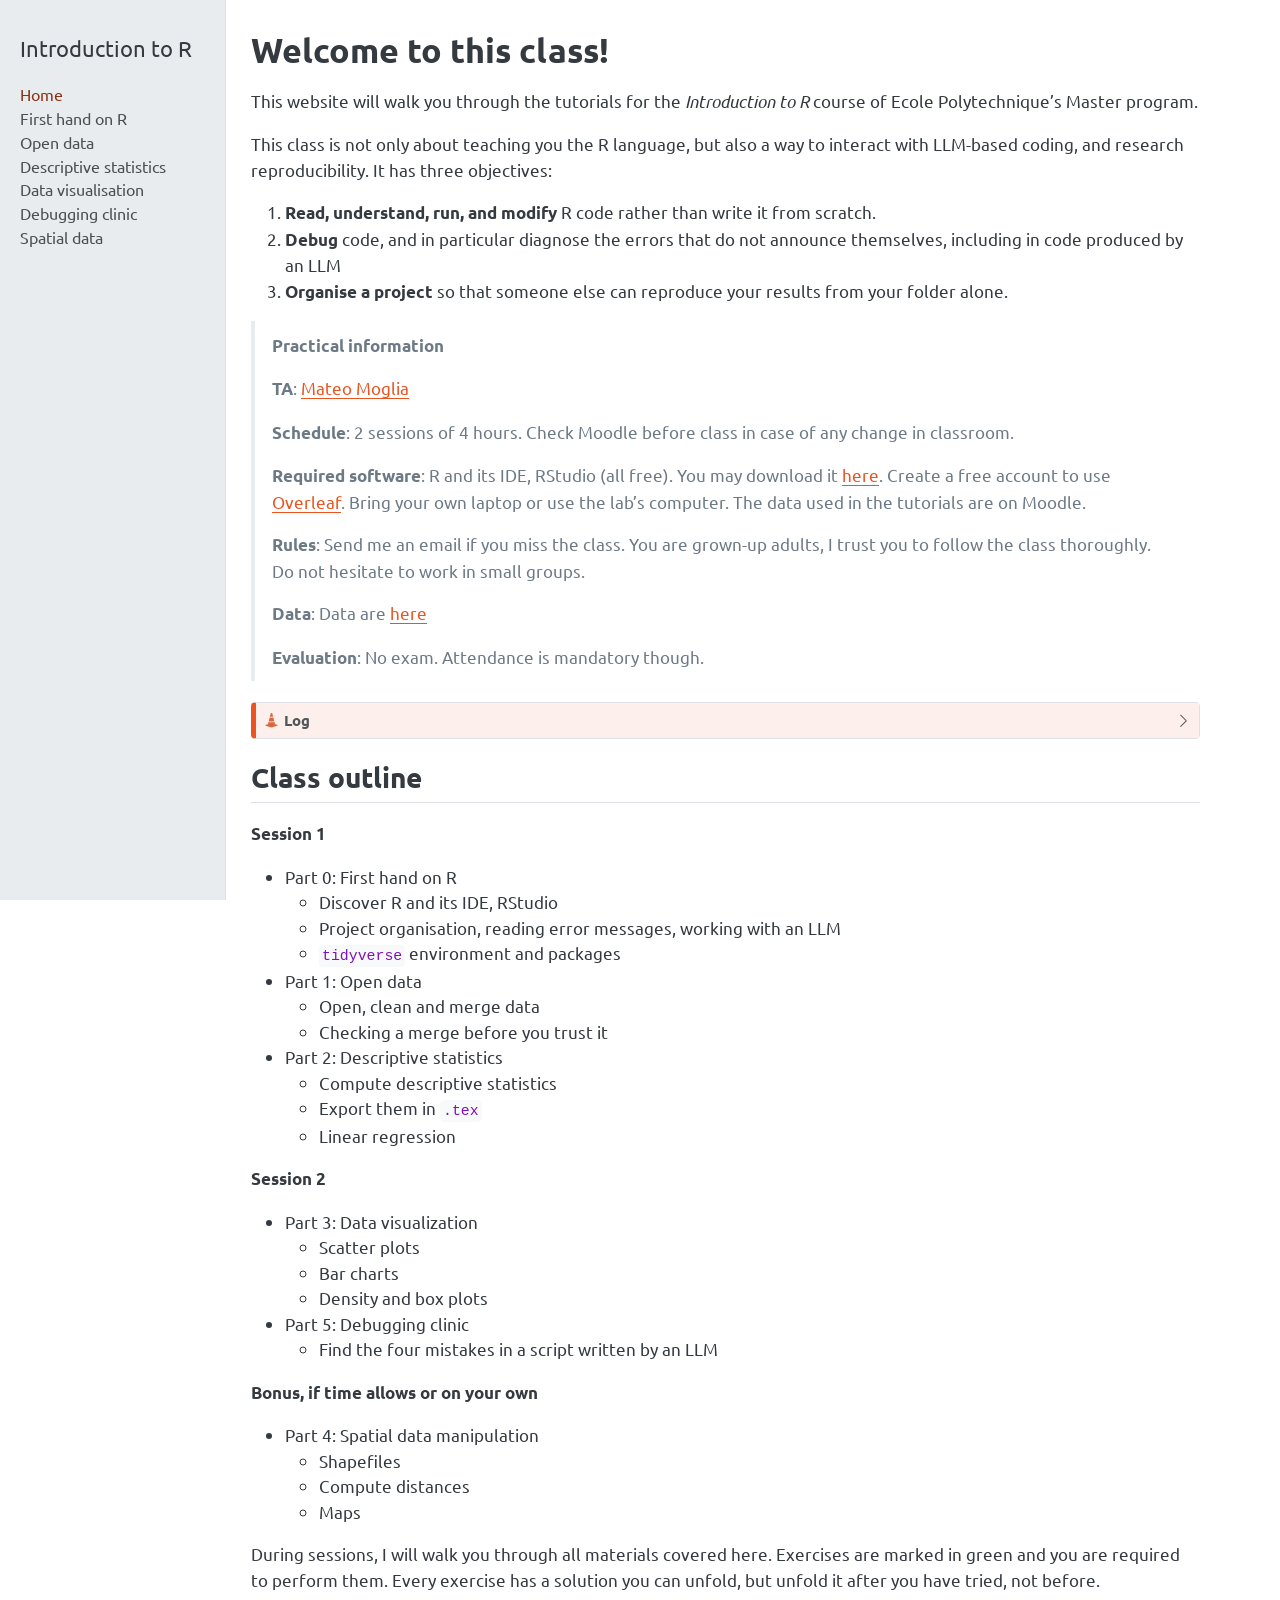
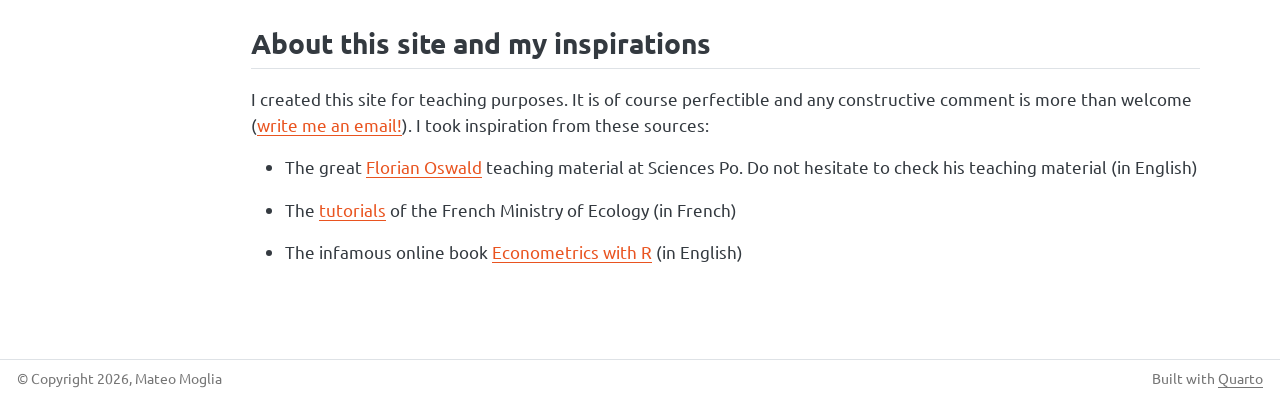
<file: index.html>
<!DOCTYPE html>
<html xmlns="http://www.w3.org/1999/xhtml" lang="en" xml:lang="en"><head>

<meta charset="utf-8">
<meta name="generator" content="quarto-1.6.40">

<meta name="viewport" content="width=device-width, initial-scale=1.0, user-scalable=yes">


<title>Welcome to this class! – Introduction to R</title>
<style>
code{white-space: pre-wrap;}
span.smallcaps{font-variant: small-caps;}
div.columns{display: flex; gap: min(4vw, 1.5em);}
div.column{flex: auto; overflow-x: auto;}
div.hanging-indent{margin-left: 1.5em; text-indent: -1.5em;}
ul.task-list{list-style: none;}
ul.task-list li input[type="checkbox"] {
  width: 0.8em;
  margin: 0 0.8em 0.2em -1em; /* quarto-specific, see https://github.com/quarto-dev/quarto-cli/issues/4556 */ 
  vertical-align: middle;
}
</style>


<script src="site_libs/quarto-nav/quarto-nav.js"></script>
<script src="site_libs/quarto-nav/headroom.min.js"></script>
<script src="site_libs/clipboard/clipboard.min.js"></script>
<script src="site_libs/quarto-search/autocomplete.umd.js"></script>
<script src="site_libs/quarto-search/fuse.min.js"></script>
<script src="site_libs/quarto-search/quarto-search.js"></script>
<meta name="quarto:offset" content="./">
<script src="site_libs/quarto-html/quarto.js"></script>
<script src="site_libs/quarto-html/popper.min.js"></script>
<script src="site_libs/quarto-html/tippy.umd.min.js"></script>
<script src="site_libs/quarto-html/anchor.min.js"></script>
<link href="site_libs/quarto-html/tippy.css" rel="stylesheet">
<link href="site_libs/quarto-html/quarto-syntax-highlighting-549806ee2085284f45b00abea8c6df48.css" rel="stylesheet" id="quarto-text-highlighting-styles">
<script src="site_libs/bootstrap/bootstrap.min.js"></script>
<link href="site_libs/bootstrap/bootstrap-icons.css" rel="stylesheet">
<link href="site_libs/bootstrap/bootstrap-94ab712f215f0f28cf75fcc61d4e0fd5.min.css" rel="stylesheet" append-hash="true" id="quarto-bootstrap" data-mode="light">
<script id="quarto-search-options" type="application/json">{
  "location": "sidebar",
  "copy-button": false,
  "collapse-after": 3,
  "panel-placement": "start",
  "type": "textbox",
  "limit": 50,
  "keyboard-shortcut": [
    "f",
    "/",
    "s"
  ],
  "show-item-context": false,
  "language": {
    "search-no-results-text": "No results",
    "search-matching-documents-text": "matching documents",
    "search-copy-link-title": "Copy link to search",
    "search-hide-matches-text": "Hide additional matches",
    "search-more-match-text": "more match in this document",
    "search-more-matches-text": "more matches in this document",
    "search-clear-button-title": "Clear",
    "search-text-placeholder": "",
    "search-detached-cancel-button-title": "Cancel",
    "search-submit-button-title": "Submit",
    "search-label": "Search"
  }
}</script>


</head>

<body class="nav-sidebar docked fullcontent">

<div id="quarto-search-results"></div>
  <header id="quarto-header" class="headroom fixed-top">
  <nav class="quarto-secondary-nav">
    <div class="container-fluid d-flex">
      <button type="button" class="quarto-btn-toggle btn" data-bs-toggle="collapse" role="button" data-bs-target=".quarto-sidebar-collapse-item" aria-controls="quarto-sidebar" aria-expanded="false" aria-label="Toggle sidebar navigation" onclick="if (window.quartoToggleHeadroom) { window.quartoToggleHeadroom(); }">
        <i class="bi bi-layout-text-sidebar-reverse"></i>
      </button>
        <nav class="quarto-page-breadcrumbs" aria-label="breadcrumb"><ol class="breadcrumb"><li class="breadcrumb-item"><a href="./index.html">Home</a></li></ol></nav>
        <a class="flex-grow-1" role="navigation" data-bs-toggle="collapse" data-bs-target=".quarto-sidebar-collapse-item" aria-controls="quarto-sidebar" aria-expanded="false" aria-label="Toggle sidebar navigation" onclick="if (window.quartoToggleHeadroom) { window.quartoToggleHeadroom(); }">      
        </a>
    </div>
  </nav>
</header>
<!-- content -->
<div id="quarto-content" class="quarto-container page-columns page-rows-contents page-layout-article">
<!-- sidebar -->
  <nav id="quarto-sidebar" class="sidebar collapse collapse-horizontal quarto-sidebar-collapse-item sidebar-navigation docked overflow-auto">
    <div class="pt-lg-2 mt-2 text-left sidebar-header">
    <div class="sidebar-title mb-0 py-0">
      <a href="./">Introduction to R</a> 
    </div>
      </div>
    <div class="sidebar-menu-container"> 
    <ul class="list-unstyled mt-1">
        <li class="sidebar-item">
  <div class="sidebar-item-container"> 
  <a href="./index.html" class="sidebar-item-text sidebar-link active">
 <span class="menu-text">Home</span></a>
  </div>
</li>
        <li class="sidebar-item">
  <div class="sidebar-item-container"> 
  <a href="./part0_r.html" class="sidebar-item-text sidebar-link">
 <span class="menu-text">First hand on R</span></a>
  </div>
</li>
        <li class="sidebar-item">
  <div class="sidebar-item-container"> 
  <a href="./part1_data.html" class="sidebar-item-text sidebar-link">
 <span class="menu-text">Open data</span></a>
  </div>
</li>
        <li class="sidebar-item">
  <div class="sidebar-item-container"> 
  <a href="./part2_desc.html" class="sidebar-item-text sidebar-link">
 <span class="menu-text">Descriptive statistics</span></a>
  </div>
</li>
        <li class="sidebar-item">
  <div class="sidebar-item-container"> 
  <a href="./part3_viz.html" class="sidebar-item-text sidebar-link">
 <span class="menu-text">Data visualisation</span></a>
  </div>
</li>
        <li class="sidebar-item">
  <div class="sidebar-item-container"> 
  <a href="./part5_debug.html" class="sidebar-item-text sidebar-link">
 <span class="menu-text">Debugging clinic</span></a>
  </div>
</li>
        <li class="sidebar-item">
  <div class="sidebar-item-container"> 
  <a href="./part4_spatial.html" class="sidebar-item-text sidebar-link">
 <span class="menu-text">Spatial data</span></a>
  </div>
</li>
    </ul>
    </div>
</nav>
<div id="quarto-sidebar-glass" class="quarto-sidebar-collapse-item" data-bs-toggle="collapse" data-bs-target=".quarto-sidebar-collapse-item"></div>
<!-- margin-sidebar -->
    
<!-- main -->
<main class="content" id="quarto-document-content">

<header id="title-block-header" class="quarto-title-block default">
<div class="quarto-title">
<h1 class="title">Welcome to this class!</h1>
</div>



<div class="quarto-title-meta">

    
  
    
  </div>
  


</header>


<p>This website will walk you through the tutorials for the <em>Introduction to R</em> course of Ecole Polytechnique’s Master program.</p>
<p>This class is not only about teaching you the R language, but also a way to interact with LLM-based coding, and research reproducibility. It has three objectives:</p>
<ol type="1">
<li><strong>Read, understand, run, and modify</strong> R code rather than write it from scratch.</li>
<li><strong>Debug</strong> code, and in particular diagnose the errors that do not announce themselves, including in code produced by an LLM</li>
<li><strong>Organise a project</strong> so that someone else can reproduce your results from your folder alone.</li>
</ol>
<blockquote class="blockquote">
<p><strong>Practical information</strong></p>
<p><strong>TA</strong>: <a href="https://mateomoglia.github.io">Mateo Moglia</a></p>
<p><strong>Schedule</strong>: 2 sessions of 4 hours. Check Moodle before class in case of any change in classroom.</p>
<p><strong>Required software</strong>: R and its IDE, RStudio (all free). You may download it <a href="https://posit.co/download/rstudio-desktop/">here</a>. Create a free account to use <a href="https://www.overleaf.com">Overleaf</a>. Bring your own laptop or use the lab’s computer. The data used in the tutorials are on Moodle.</p>
<p><strong>Rules</strong>: Send me an email if you miss the class. You are grown-up adults, I trust you to follow the class thoroughly. Do not hesitate to work in small groups.</p>
<p><strong>Data</strong>: Data are <a href="https://drive.google.com/drive/folders/1mNXjRVWK4-5ZcgrYdNgevgxV25byMHPL?usp=sharing">here</a></p>
<p><strong>Evaluation</strong>: No exam. Attendance is mandatory though.</p>
</blockquote>
<div class="callout callout-style-default callout-caution callout-titled">
<div class="callout-header d-flex align-content-center" data-bs-toggle="collapse" data-bs-target=".callout-1-contents" aria-controls="callout-1" aria-expanded="false" aria-label="Toggle callout">
<div class="callout-icon-container">
<i class="callout-icon"></i>
</div>
<div class="callout-title-container flex-fill">
Log
</div>
<div class="callout-btn-toggle d-inline-block border-0 py-1 ps-1 pe-0 float-end"><i class="callout-toggle"></i></div>
</div>
<div id="callout-1" class="callout-1-contents callout-collapse collapse">
<div class="callout-body-container callout-body">
<ul>
<li>v0.0 - 20/08/25 - Creation</li>
<li>v1.0 - 08/09/26 - Update for 2026-27. Added a debugging section, a section on reading error messages, guidance on LLM-assisted coding, solutions to all exercises, and a reproducibility deliverable. Corrected a number of errors in the code.</li>
</ul>
</div>
</div>
</div>
<section id="class-outline" class="level2">
<h2 class="anchored" data-anchor-id="class-outline">Class outline</h2>
<p><strong>Session 1</strong></p>
<ul>
<li>Part 0: First hand on R
<ul>
<li>Discover R and its IDE, RStudio</li>
<li>Project organisation, reading error messages, working with an LLM</li>
<li><code>tidyverse</code> environment and packages</li>
</ul></li>
<li>Part 1: Open data
<ul>
<li>Open, clean and merge data</li>
<li>Checking a merge before you trust it</li>
</ul></li>
<li>Part 2: Descriptive statistics
<ul>
<li>Compute descriptive statistics</li>
<li>Export them in <code>.tex</code></li>
<li>Linear regression</li>
</ul></li>
</ul>
<p><strong>Session 2</strong></p>
<ul>
<li>Part 3: Data visualization
<ul>
<li>Scatter plots</li>
<li>Bar charts</li>
<li>Density and box plots</li>
</ul></li>
<li>Part 5: Debugging clinic
<ul>
<li>Find the four mistakes in a script written by an LLM</li>
</ul></li>
</ul>
<p><strong>Bonus, if time allows or on your own</strong></p>
<ul>
<li>Part 4: Spatial data manipulation
<ul>
<li>Shapefiles</li>
<li>Compute distances</li>
<li>Maps</li>
</ul></li>
</ul>
<p>During sessions, I will walk you through all materials covered here. Exercises are marked in green and you are required to perform them. Every exercise has a solution you can unfold, but unfold it after you have tried, not before.</p>
</section>
<section id="about-this-site-and-my-inspirations" class="level2">
<h2 class="anchored" data-anchor-id="about-this-site-and-my-inspirations">About this site and my inspirations</h2>
<p>I created this site for teaching purposes. It is of course perfectible and any constructive comment is more than welcome (<a href="mailto:mateo.moglia@gmail.com">write me an email!</a>). I took inspiration from these sources:</p>
<ul>
<li><p>The great <a href="https://floswald.github.io">Florian Oswald</a> teaching material at Sciences Po. Do not hesitate to check his teaching material (in English)</p></li>
<li><p>The <a href="https://mtes-mct.github.io/parcours-r/">tutorials</a> of the French Ministry of Ecology (in French)</p></li>
<li><p>The infamous online book <a href="https://www.econometrics-with-r.org">Econometrics with R</a> (in English)</p></li>
</ul>


</section>

</main> <!-- /main -->
<script id="quarto-html-after-body" type="application/javascript">
window.document.addEventListener("DOMContentLoaded", function (event) {
  const toggleBodyColorMode = (bsSheetEl) => {
    const mode = bsSheetEl.getAttribute("data-mode");
    const bodyEl = window.document.querySelector("body");
    if (mode === "dark") {
      bodyEl.classList.add("quarto-dark");
      bodyEl.classList.remove("quarto-light");
    } else {
      bodyEl.classList.add("quarto-light");
      bodyEl.classList.remove("quarto-dark");
    }
  }
  const toggleBodyColorPrimary = () => {
    const bsSheetEl = window.document.querySelector("link#quarto-bootstrap");
    if (bsSheetEl) {
      toggleBodyColorMode(bsSheetEl);
    }
  }
  toggleBodyColorPrimary();  
  const icon = "";
  const anchorJS = new window.AnchorJS();
  anchorJS.options = {
    placement: 'right',
    icon: icon
  };
  anchorJS.add('.anchored');
  const isCodeAnnotation = (el) => {
    for (const clz of el.classList) {
      if (clz.startsWith('code-annotation-')) {                     
        return true;
      }
    }
    return false;
  }
  const onCopySuccess = function(e) {
    // button target
    const button = e.trigger;
    // don't keep focus
    button.blur();
    // flash "checked"
    button.classList.add('code-copy-button-checked');
    var currentTitle = button.getAttribute("title");
    button.setAttribute("title", "Copied!");
    let tooltip;
    if (window.bootstrap) {
      button.setAttribute("data-bs-toggle", "tooltip");
      button.setAttribute("data-bs-placement", "left");
      button.setAttribute("data-bs-title", "Copied!");
      tooltip = new bootstrap.Tooltip(button, 
        { trigger: "manual", 
          customClass: "code-copy-button-tooltip",
          offset: [0, -8]});
      tooltip.show();    
    }
    setTimeout(function() {
      if (tooltip) {
        tooltip.hide();
        button.removeAttribute("data-bs-title");
        button.removeAttribute("data-bs-toggle");
        button.removeAttribute("data-bs-placement");
      }
      button.setAttribute("title", currentTitle);
      button.classList.remove('code-copy-button-checked');
    }, 1000);
    // clear code selection
    e.clearSelection();
  }
  const getTextToCopy = function(trigger) {
      const codeEl = trigger.previousElementSibling.cloneNode(true);
      for (const childEl of codeEl.children) {
        if (isCodeAnnotation(childEl)) {
          childEl.remove();
        }
      }
      return codeEl.innerText;
  }
  const clipboard = new window.ClipboardJS('.code-copy-button:not([data-in-quarto-modal])', {
    text: getTextToCopy
  });
  clipboard.on('success', onCopySuccess);
  if (window.document.getElementById('quarto-embedded-source-code-modal')) {
    const clipboardModal = new window.ClipboardJS('.code-copy-button[data-in-quarto-modal]', {
      text: getTextToCopy,
      container: window.document.getElementById('quarto-embedded-source-code-modal')
    });
    clipboardModal.on('success', onCopySuccess);
  }
    var localhostRegex = new RegExp(/^(?:http|https):\/\/localhost\:?[0-9]*\//);
    var mailtoRegex = new RegExp(/^mailto:/);
      var filterRegex = new RegExp("https:\/\/mateomoglia\.github\.io\/2027_eco51432ep\/");
    var isInternal = (href) => {
        return filterRegex.test(href) || localhostRegex.test(href) || mailtoRegex.test(href);
    }
    // Inspect non-navigation links and adorn them if external
 	var links = window.document.querySelectorAll('a[href]:not(.nav-link):not(.navbar-brand):not(.toc-action):not(.sidebar-link):not(.sidebar-item-toggle):not(.pagination-link):not(.no-external):not([aria-hidden]):not(.dropdown-item):not(.quarto-navigation-tool):not(.about-link)');
    for (var i=0; i<links.length; i++) {
      const link = links[i];
      if (!isInternal(link.href)) {
        // undo the damage that might have been done by quarto-nav.js in the case of
        // links that we want to consider external
        if (link.dataset.originalHref !== undefined) {
          link.href = link.dataset.originalHref;
        }
      }
    }
  function tippyHover(el, contentFn, onTriggerFn, onUntriggerFn) {
    const config = {
      allowHTML: true,
      maxWidth: 500,
      delay: 100,
      arrow: false,
      appendTo: function(el) {
          return el.parentElement;
      },
      interactive: true,
      interactiveBorder: 10,
      theme: 'quarto',
      placement: 'bottom-start',
    };
    if (contentFn) {
      config.content = contentFn;
    }
    if (onTriggerFn) {
      config.onTrigger = onTriggerFn;
    }
    if (onUntriggerFn) {
      config.onUntrigger = onUntriggerFn;
    }
    window.tippy(el, config); 
  }
  const noterefs = window.document.querySelectorAll('a[role="doc-noteref"]');
  for (var i=0; i<noterefs.length; i++) {
    const ref = noterefs[i];
    tippyHover(ref, function() {
      // use id or data attribute instead here
      let href = ref.getAttribute('data-footnote-href') || ref.getAttribute('href');
      try { href = new URL(href).hash; } catch {}
      const id = href.replace(/^#\/?/, "");
      const note = window.document.getElementById(id);
      if (note) {
        return note.innerHTML;
      } else {
        return "";
      }
    });
  }
  const xrefs = window.document.querySelectorAll('a.quarto-xref');
  const processXRef = (id, note) => {
    // Strip column container classes
    const stripColumnClz = (el) => {
      el.classList.remove("page-full", "page-columns");
      if (el.children) {
        for (const child of el.children) {
          stripColumnClz(child);
        }
      }
    }
    stripColumnClz(note)
    if (id === null || id.startsWith('sec-')) {
      // Special case sections, only their first couple elements
      const container = document.createElement("div");
      if (note.children && note.children.length > 2) {
        container.appendChild(note.children[0].cloneNode(true));
        for (let i = 1; i < note.children.length; i++) {
          const child = note.children[i];
          if (child.tagName === "P" && child.innerText === "") {
            continue;
          } else {
            container.appendChild(child.cloneNode(true));
            break;
          }
        }
        if (window.Quarto?.typesetMath) {
          window.Quarto.typesetMath(container);
        }
        return container.innerHTML
      } else {
        if (window.Quarto?.typesetMath) {
          window.Quarto.typesetMath(note);
        }
        return note.innerHTML;
      }
    } else {
      // Remove any anchor links if they are present
      const anchorLink = note.querySelector('a.anchorjs-link');
      if (anchorLink) {
        anchorLink.remove();
      }
      if (window.Quarto?.typesetMath) {
        window.Quarto.typesetMath(note);
      }
      if (note.classList.contains("callout")) {
        return note.outerHTML;
      } else {
        return note.innerHTML;
      }
    }
  }
  for (var i=0; i<xrefs.length; i++) {
    const xref = xrefs[i];
    tippyHover(xref, undefined, function(instance) {
      instance.disable();
      let url = xref.getAttribute('href');
      let hash = undefined; 
      if (url.startsWith('#')) {
        hash = url;
      } else {
        try { hash = new URL(url).hash; } catch {}
      }
      if (hash) {
        const id = hash.replace(/^#\/?/, "");
        const note = window.document.getElementById(id);
        if (note !== null) {
          try {
            const html = processXRef(id, note.cloneNode(true));
            instance.setContent(html);
          } finally {
            instance.enable();
            instance.show();
          }
        } else {
          // See if we can fetch this
          fetch(url.split('#')[0])
          .then(res => res.text())
          .then(html => {
            const parser = new DOMParser();
            const htmlDoc = parser.parseFromString(html, "text/html");
            const note = htmlDoc.getElementById(id);
            if (note !== null) {
              const html = processXRef(id, note);
              instance.setContent(html);
            } 
          }).finally(() => {
            instance.enable();
            instance.show();
          });
        }
      } else {
        // See if we can fetch a full url (with no hash to target)
        // This is a special case and we should probably do some content thinning / targeting
        fetch(url)
        .then(res => res.text())
        .then(html => {
          const parser = new DOMParser();
          const htmlDoc = parser.parseFromString(html, "text/html");
          const note = htmlDoc.querySelector('main.content');
          if (note !== null) {
            // This should only happen for chapter cross references
            // (since there is no id in the URL)
            // remove the first header
            if (note.children.length > 0 && note.children[0].tagName === "HEADER") {
              note.children[0].remove();
            }
            const html = processXRef(null, note);
            instance.setContent(html);
          } 
        }).finally(() => {
          instance.enable();
          instance.show();
        });
      }
    }, function(instance) {
    });
  }
      let selectedAnnoteEl;
      const selectorForAnnotation = ( cell, annotation) => {
        let cellAttr = 'data-code-cell="' + cell + '"';
        let lineAttr = 'data-code-annotation="' +  annotation + '"';
        const selector = 'span[' + cellAttr + '][' + lineAttr + ']';
        return selector;
      }
      const selectCodeLines = (annoteEl) => {
        const doc = window.document;
        const targetCell = annoteEl.getAttribute("data-target-cell");
        const targetAnnotation = annoteEl.getAttribute("data-target-annotation");
        const annoteSpan = window.document.querySelector(selectorForAnnotation(targetCell, targetAnnotation));
        const lines = annoteSpan.getAttribute("data-code-lines").split(",");
        const lineIds = lines.map((line) => {
          return targetCell + "-" + line;
        })
        let top = null;
        let height = null;
        let parent = null;
        if (lineIds.length > 0) {
            //compute the position of the single el (top and bottom and make a div)
            const el = window.document.getElementById(lineIds[0]);
            top = el.offsetTop;
            height = el.offsetHeight;
            parent = el.parentElement.parentElement;
          if (lineIds.length > 1) {
            const lastEl = window.document.getElementById(lineIds[lineIds.length - 1]);
            const bottom = lastEl.offsetTop + lastEl.offsetHeight;
            height = bottom - top;
          }
          if (top !== null && height !== null && parent !== null) {
            // cook up a div (if necessary) and position it 
            let div = window.document.getElementById("code-annotation-line-highlight");
            if (div === null) {
              div = window.document.createElement("div");
              div.setAttribute("id", "code-annotation-line-highlight");
              div.style.position = 'absolute';
              parent.appendChild(div);
            }
            div.style.top = top - 2 + "px";
            div.style.height = height + 4 + "px";
            div.style.left = 0;
            let gutterDiv = window.document.getElementById("code-annotation-line-highlight-gutter");
            if (gutterDiv === null) {
              gutterDiv = window.document.createElement("div");
              gutterDiv.setAttribute("id", "code-annotation-line-highlight-gutter");
              gutterDiv.style.position = 'absolute';
              const codeCell = window.document.getElementById(targetCell);
              const gutter = codeCell.querySelector('.code-annotation-gutter');
              gutter.appendChild(gutterDiv);
            }
            gutterDiv.style.top = top - 2 + "px";
            gutterDiv.style.height = height + 4 + "px";
          }
          selectedAnnoteEl = annoteEl;
        }
      };
      const unselectCodeLines = () => {
        const elementsIds = ["code-annotation-line-highlight", "code-annotation-line-highlight-gutter"];
        elementsIds.forEach((elId) => {
          const div = window.document.getElementById(elId);
          if (div) {
            div.remove();
          }
        });
        selectedAnnoteEl = undefined;
      };
        // Handle positioning of the toggle
    window.addEventListener(
      "resize",
      throttle(() => {
        elRect = undefined;
        if (selectedAnnoteEl) {
          selectCodeLines(selectedAnnoteEl);
        }
      }, 10)
    );
    function throttle(fn, ms) {
    let throttle = false;
    let timer;
      return (...args) => {
        if(!throttle) { // first call gets through
            fn.apply(this, args);
            throttle = true;
        } else { // all the others get throttled
            if(timer) clearTimeout(timer); // cancel #2
            timer = setTimeout(() => {
              fn.apply(this, args);
              timer = throttle = false;
            }, ms);
        }
      };
    }
      // Attach click handler to the DT
      const annoteDls = window.document.querySelectorAll('dt[data-target-cell]');
      for (const annoteDlNode of annoteDls) {
        annoteDlNode.addEventListener('click', (event) => {
          const clickedEl = event.target;
          if (clickedEl !== selectedAnnoteEl) {
            unselectCodeLines();
            const activeEl = window.document.querySelector('dt[data-target-cell].code-annotation-active');
            if (activeEl) {
              activeEl.classList.remove('code-annotation-active');
            }
            selectCodeLines(clickedEl);
            clickedEl.classList.add('code-annotation-active');
          } else {
            // Unselect the line
            unselectCodeLines();
            clickedEl.classList.remove('code-annotation-active');
          }
        });
      }
  const findCites = (el) => {
    const parentEl = el.parentElement;
    if (parentEl) {
      const cites = parentEl.dataset.cites;
      if (cites) {
        return {
          el,
          cites: cites.split(' ')
        };
      } else {
        return findCites(el.parentElement)
      }
    } else {
      return undefined;
    }
  };
  var bibliorefs = window.document.querySelectorAll('a[role="doc-biblioref"]');
  for (var i=0; i<bibliorefs.length; i++) {
    const ref = bibliorefs[i];
    const citeInfo = findCites(ref);
    if (citeInfo) {
      tippyHover(citeInfo.el, function() {
        var popup = window.document.createElement('div');
        citeInfo.cites.forEach(function(cite) {
          var citeDiv = window.document.createElement('div');
          citeDiv.classList.add('hanging-indent');
          citeDiv.classList.add('csl-entry');
          var biblioDiv = window.document.getElementById('ref-' + cite);
          if (biblioDiv) {
            citeDiv.innerHTML = biblioDiv.innerHTML;
          }
          popup.appendChild(citeDiv);
        });
        return popup.innerHTML;
      });
    }
  }
});
</script>
</div> <!-- /content -->
<footer class="footer">
  <div class="nav-footer">
    <div class="nav-footer-left">
<p>© Copyright 2026, Mateo Moglia</p>
</div>   
    <div class="nav-footer-center">
      &nbsp;
    </div>
    <div class="nav-footer-right">
<p>Built with <a href="https://quarto.org/">Quarto</a></p>
</div>
  </div>
</footer>




</body></html>
</file>
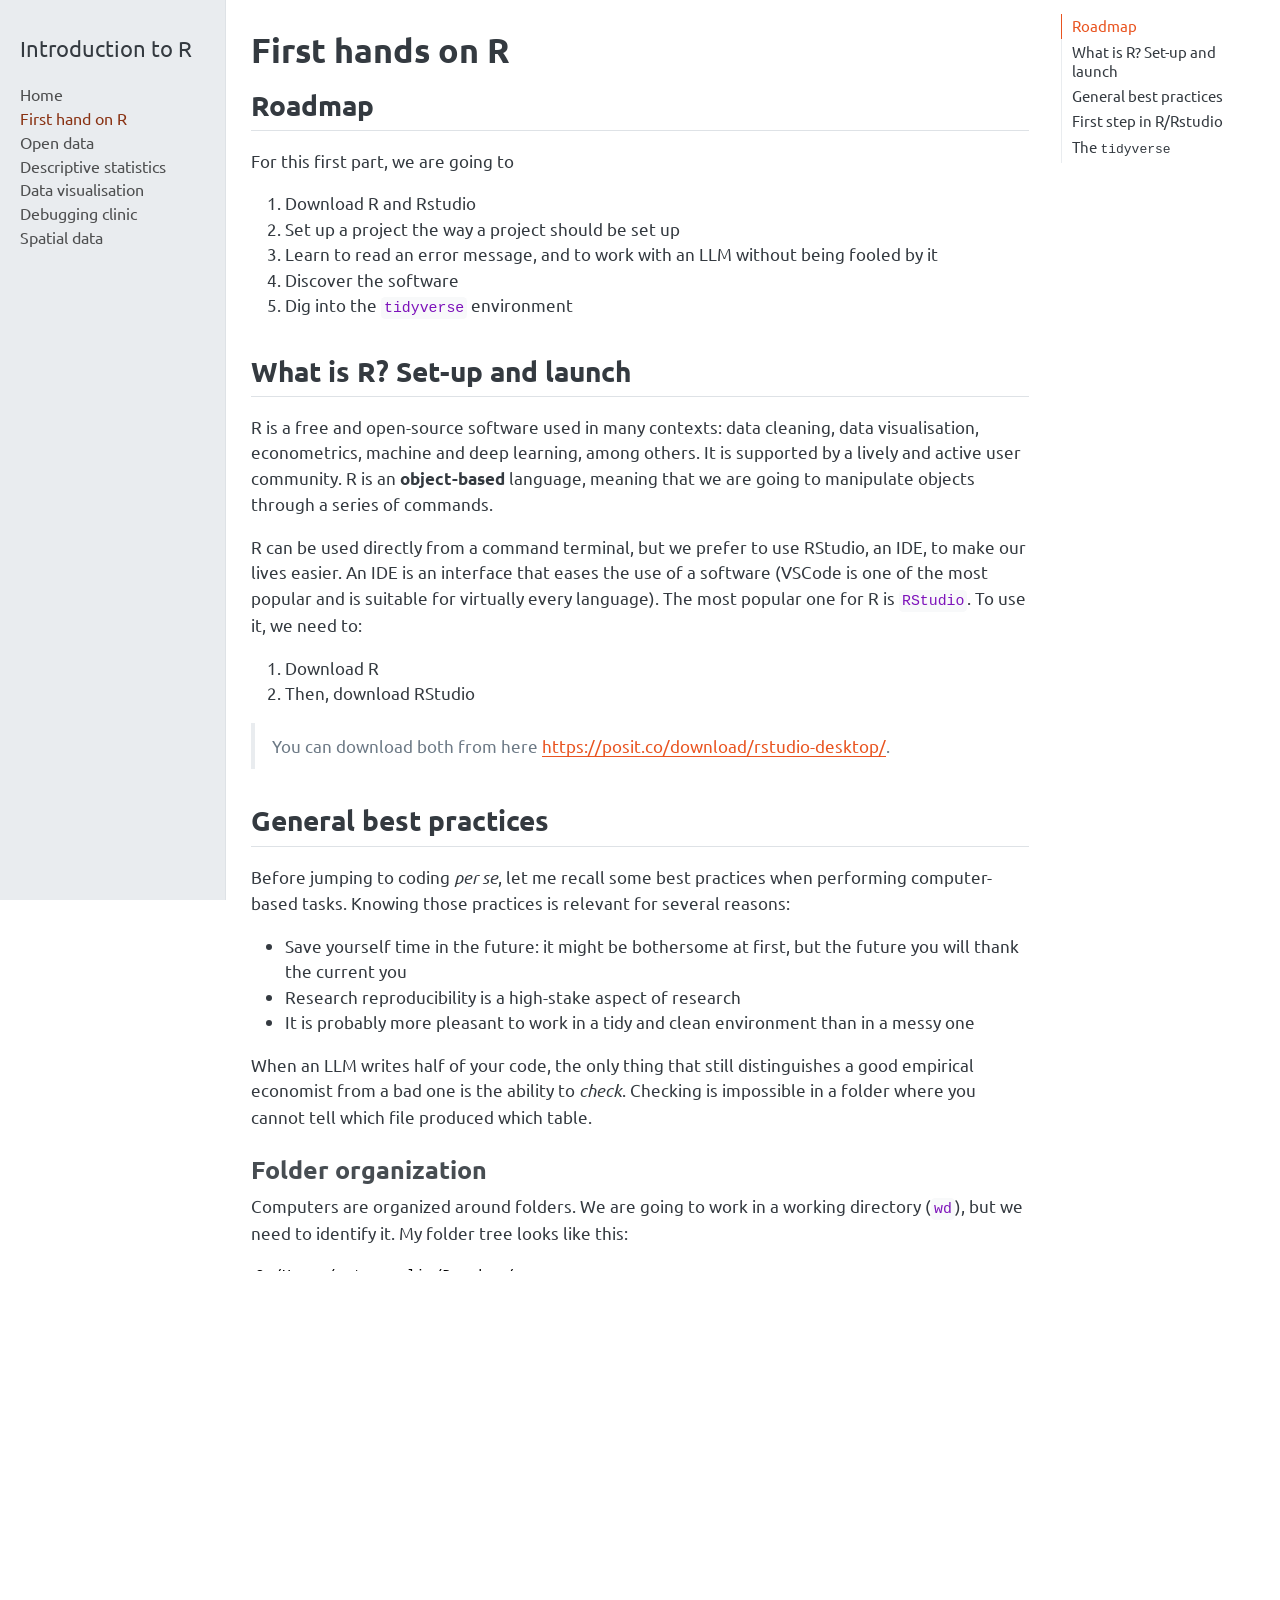
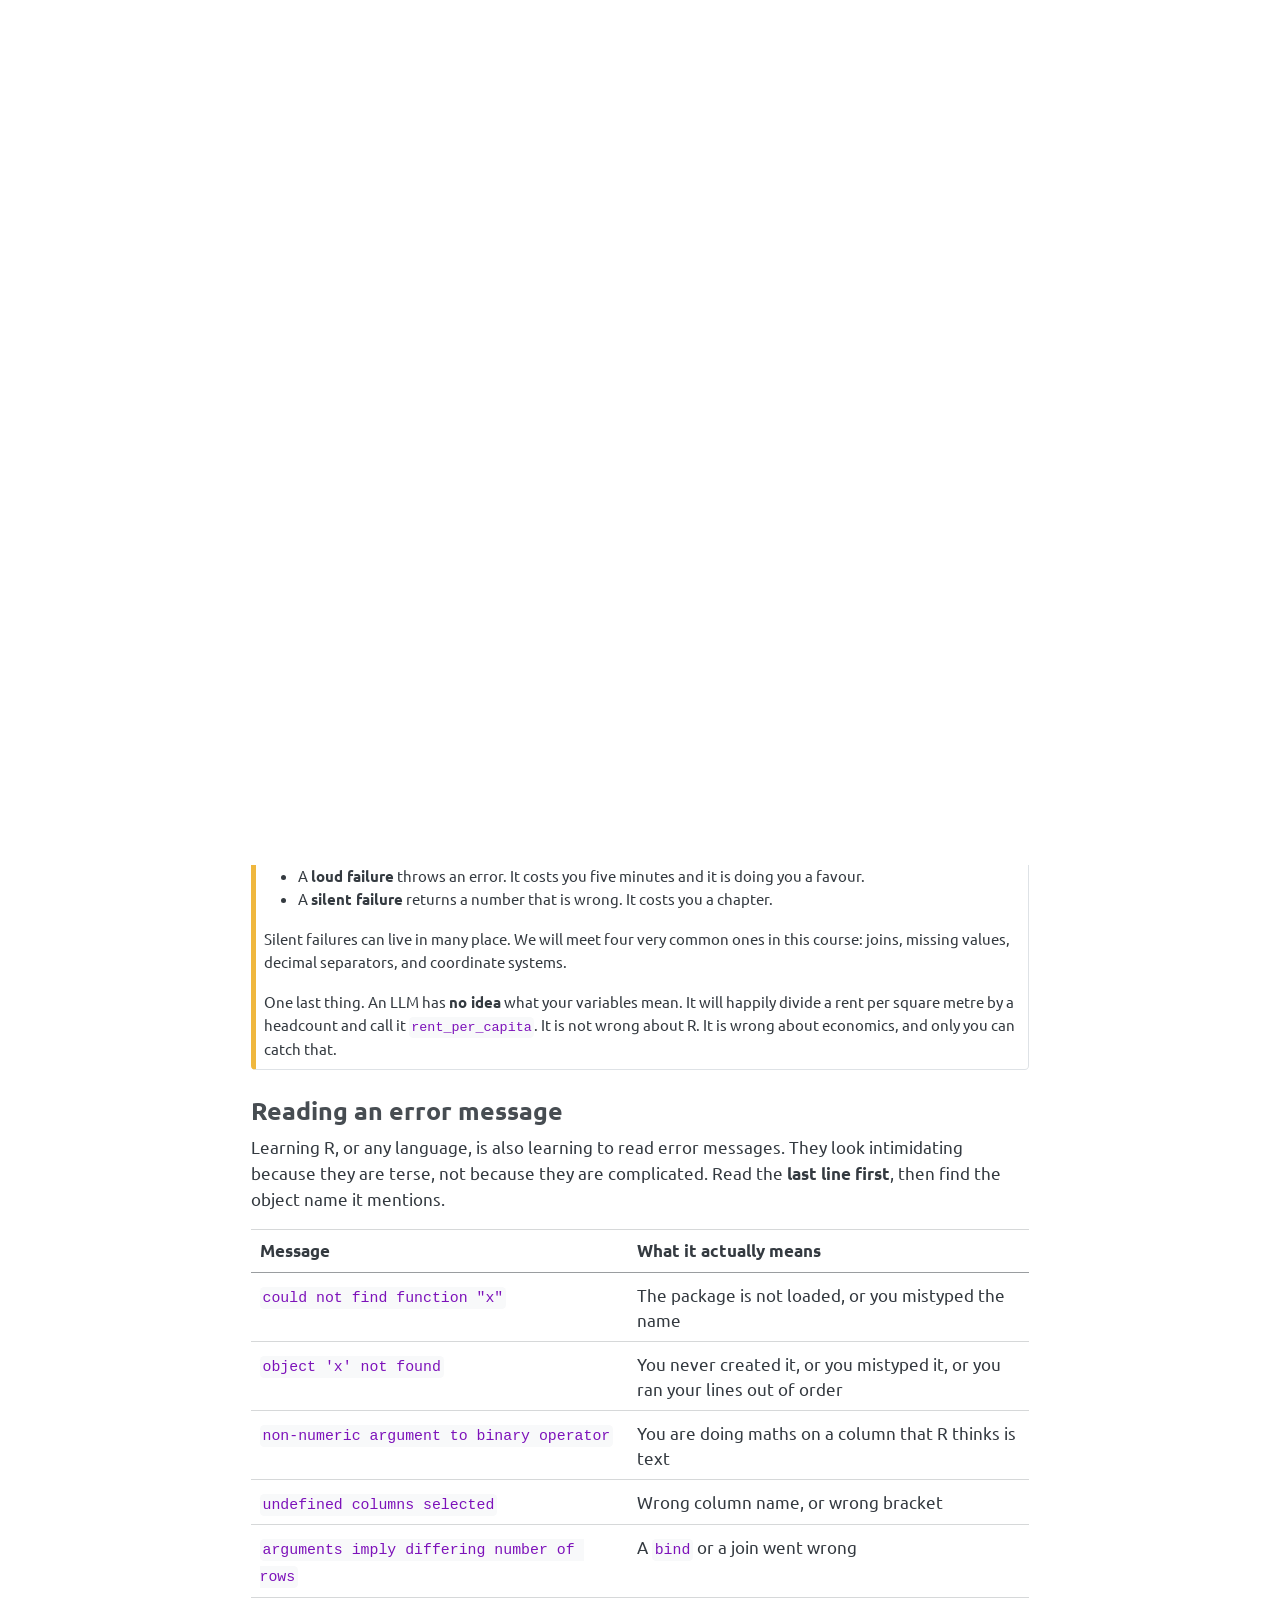
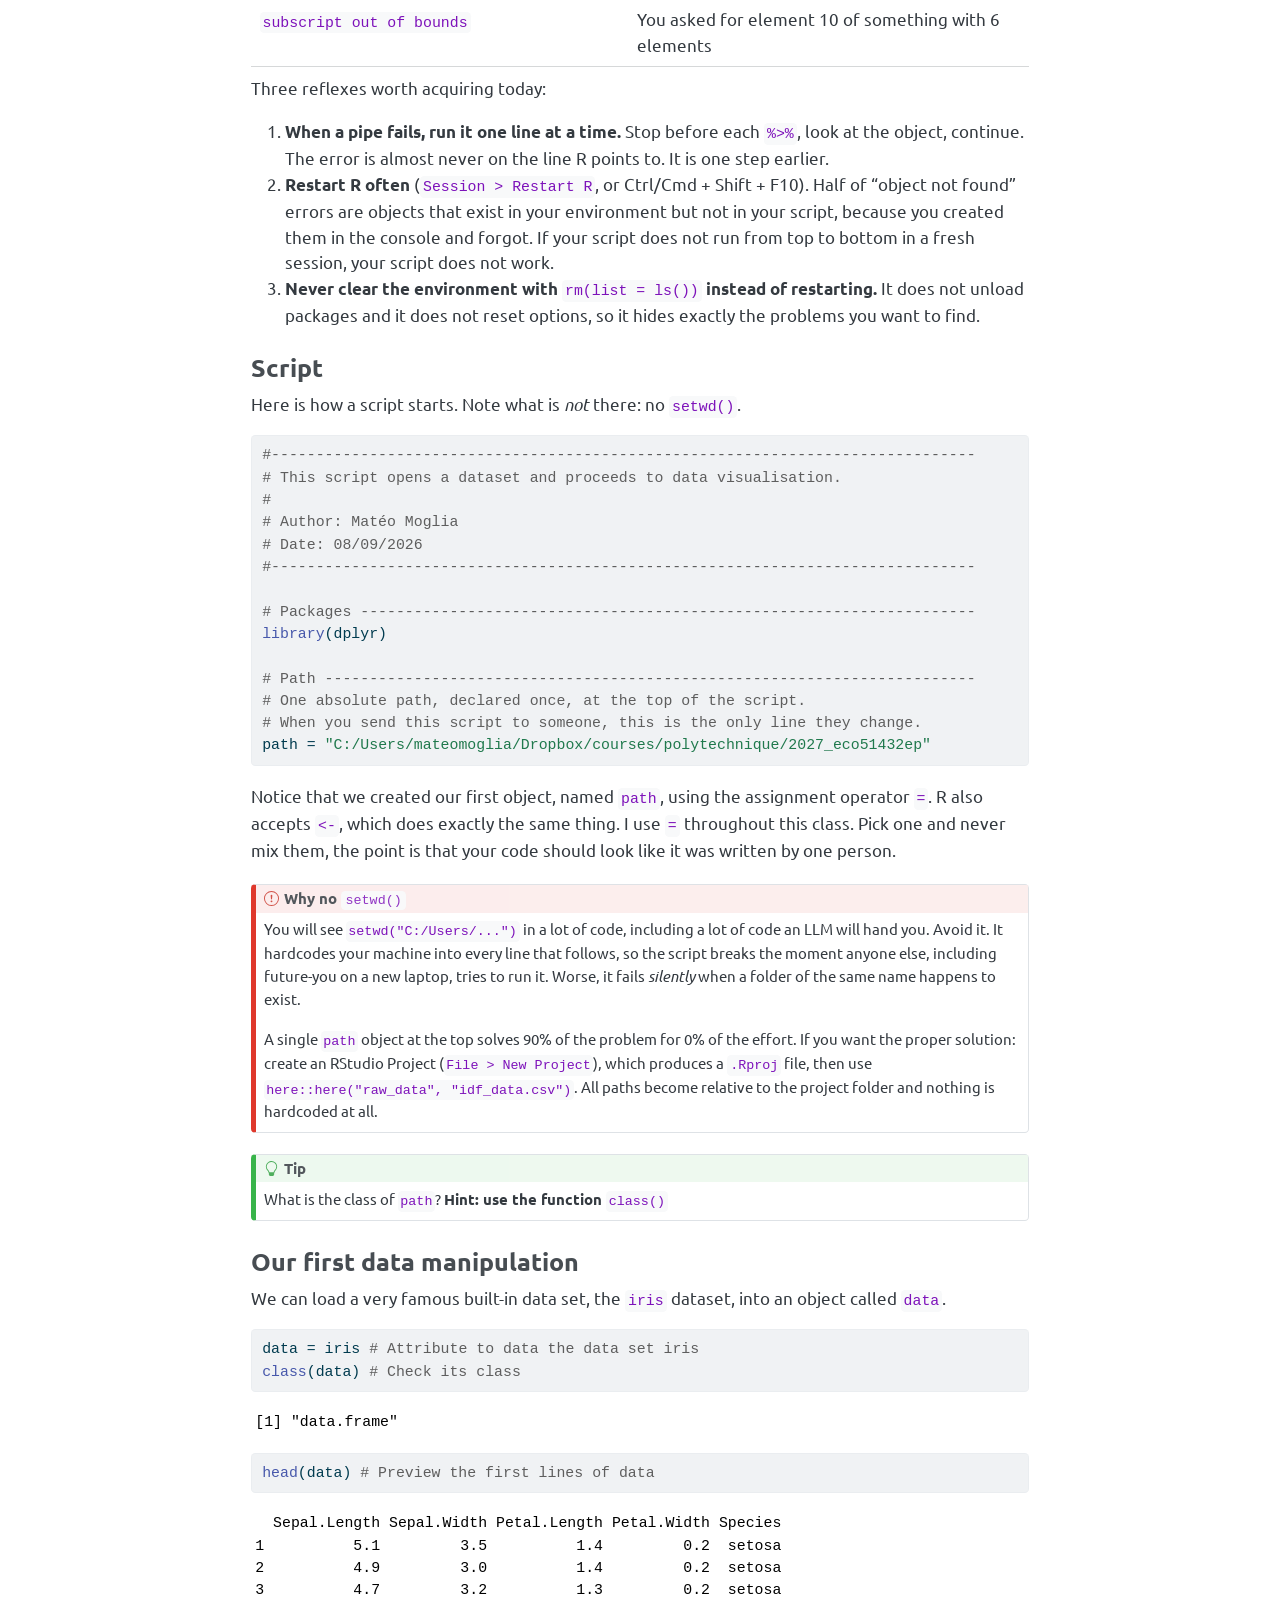
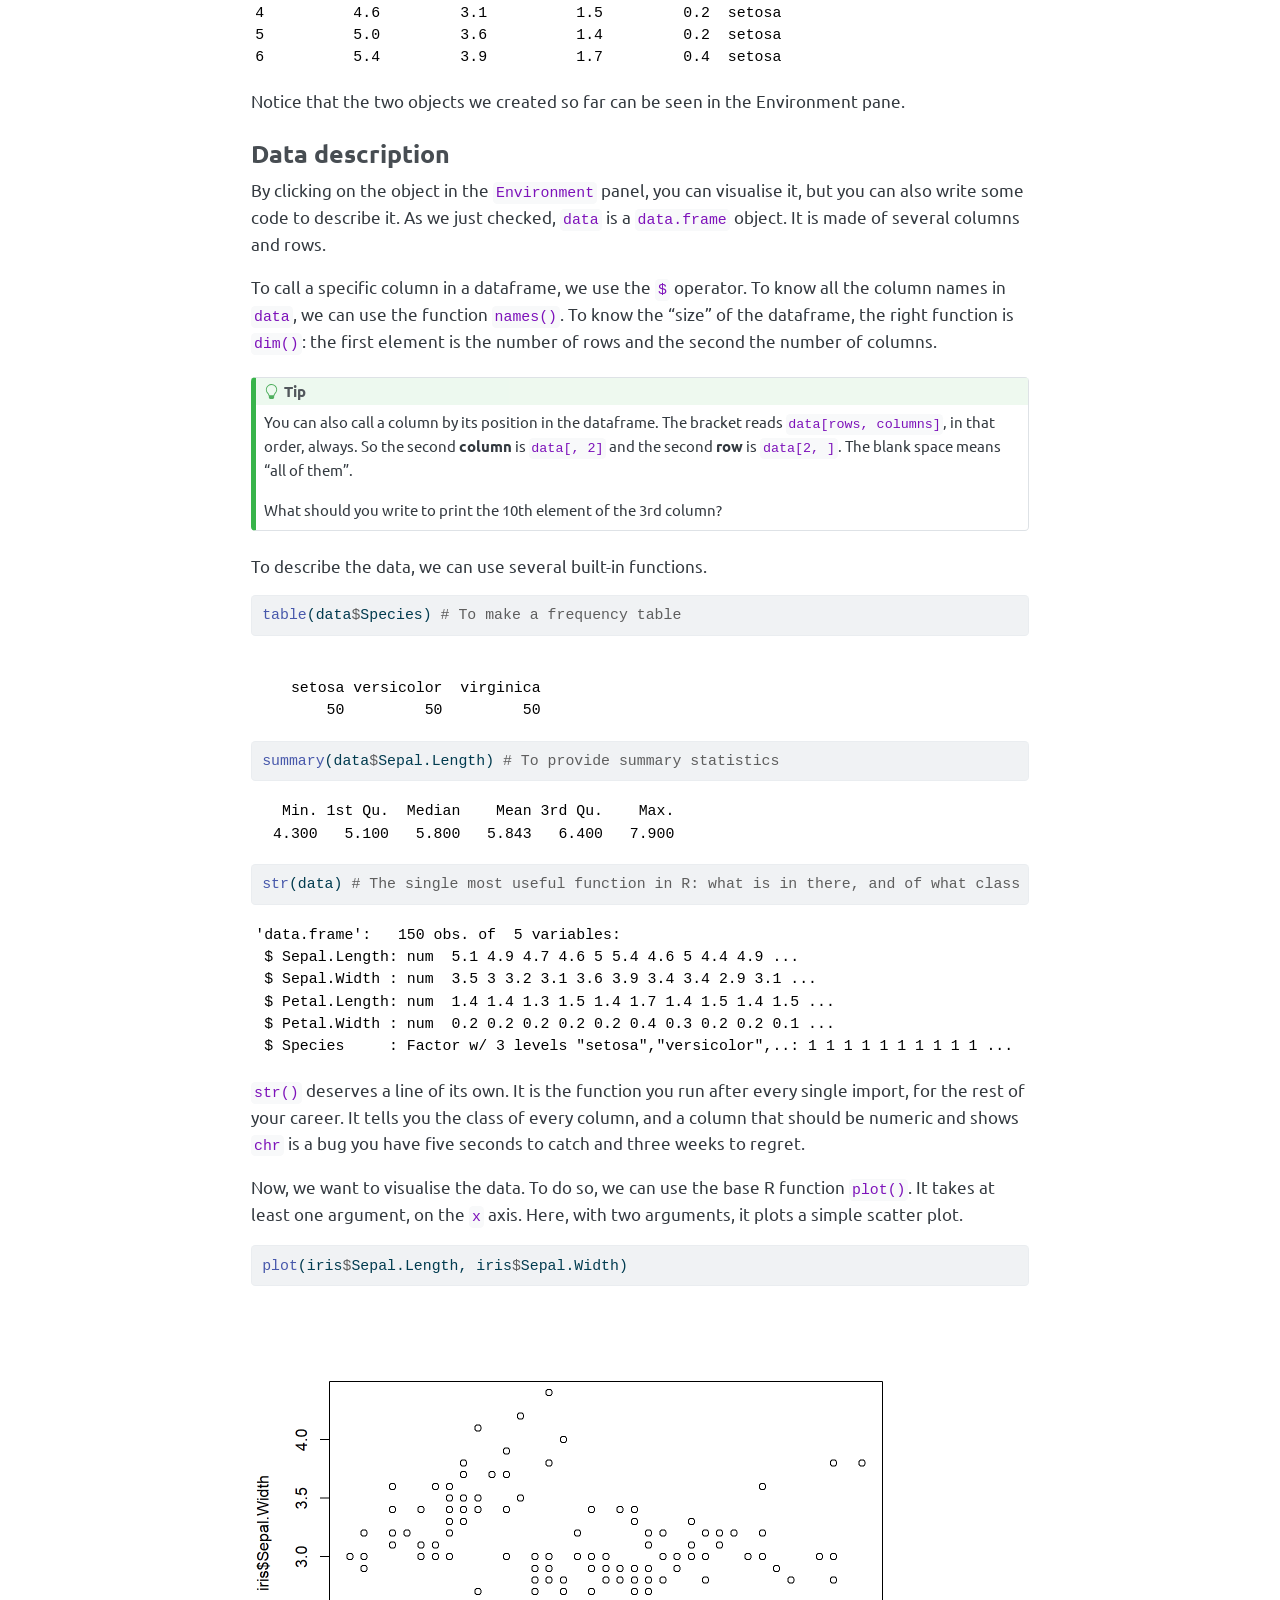
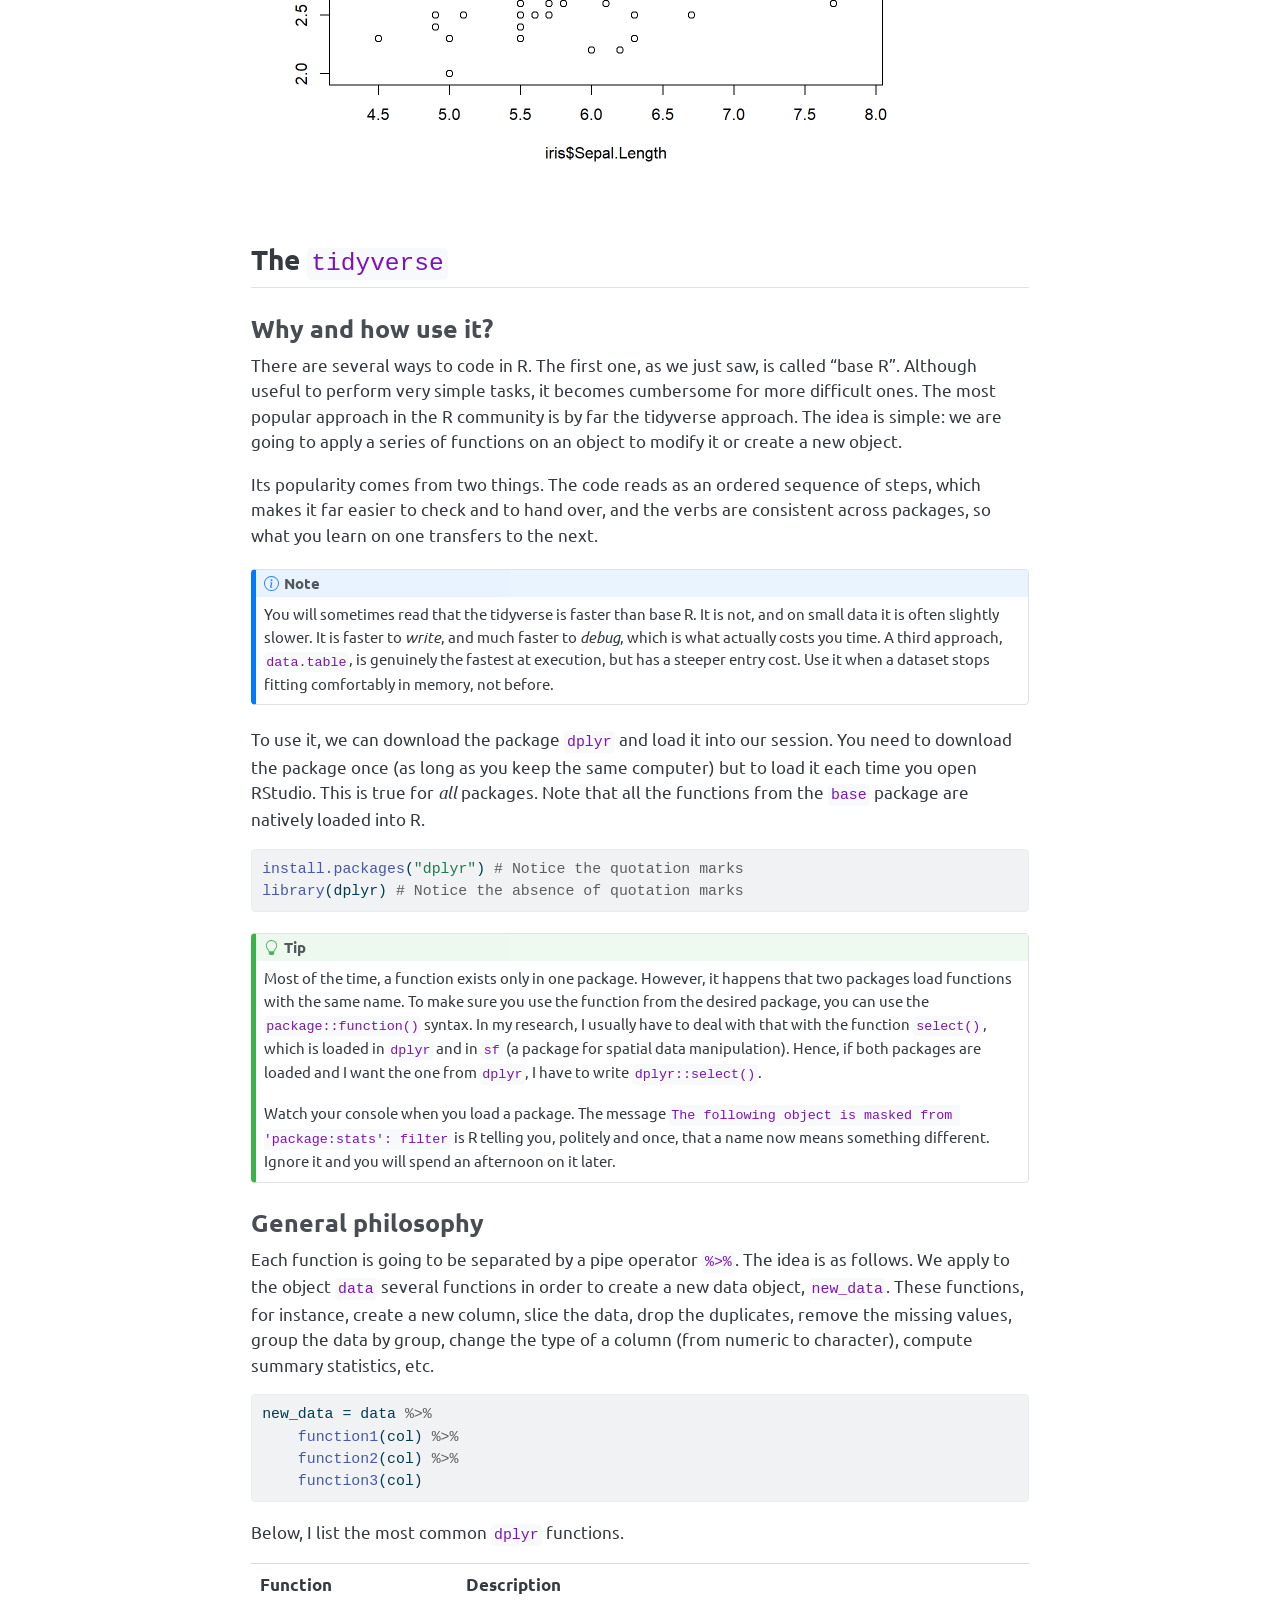
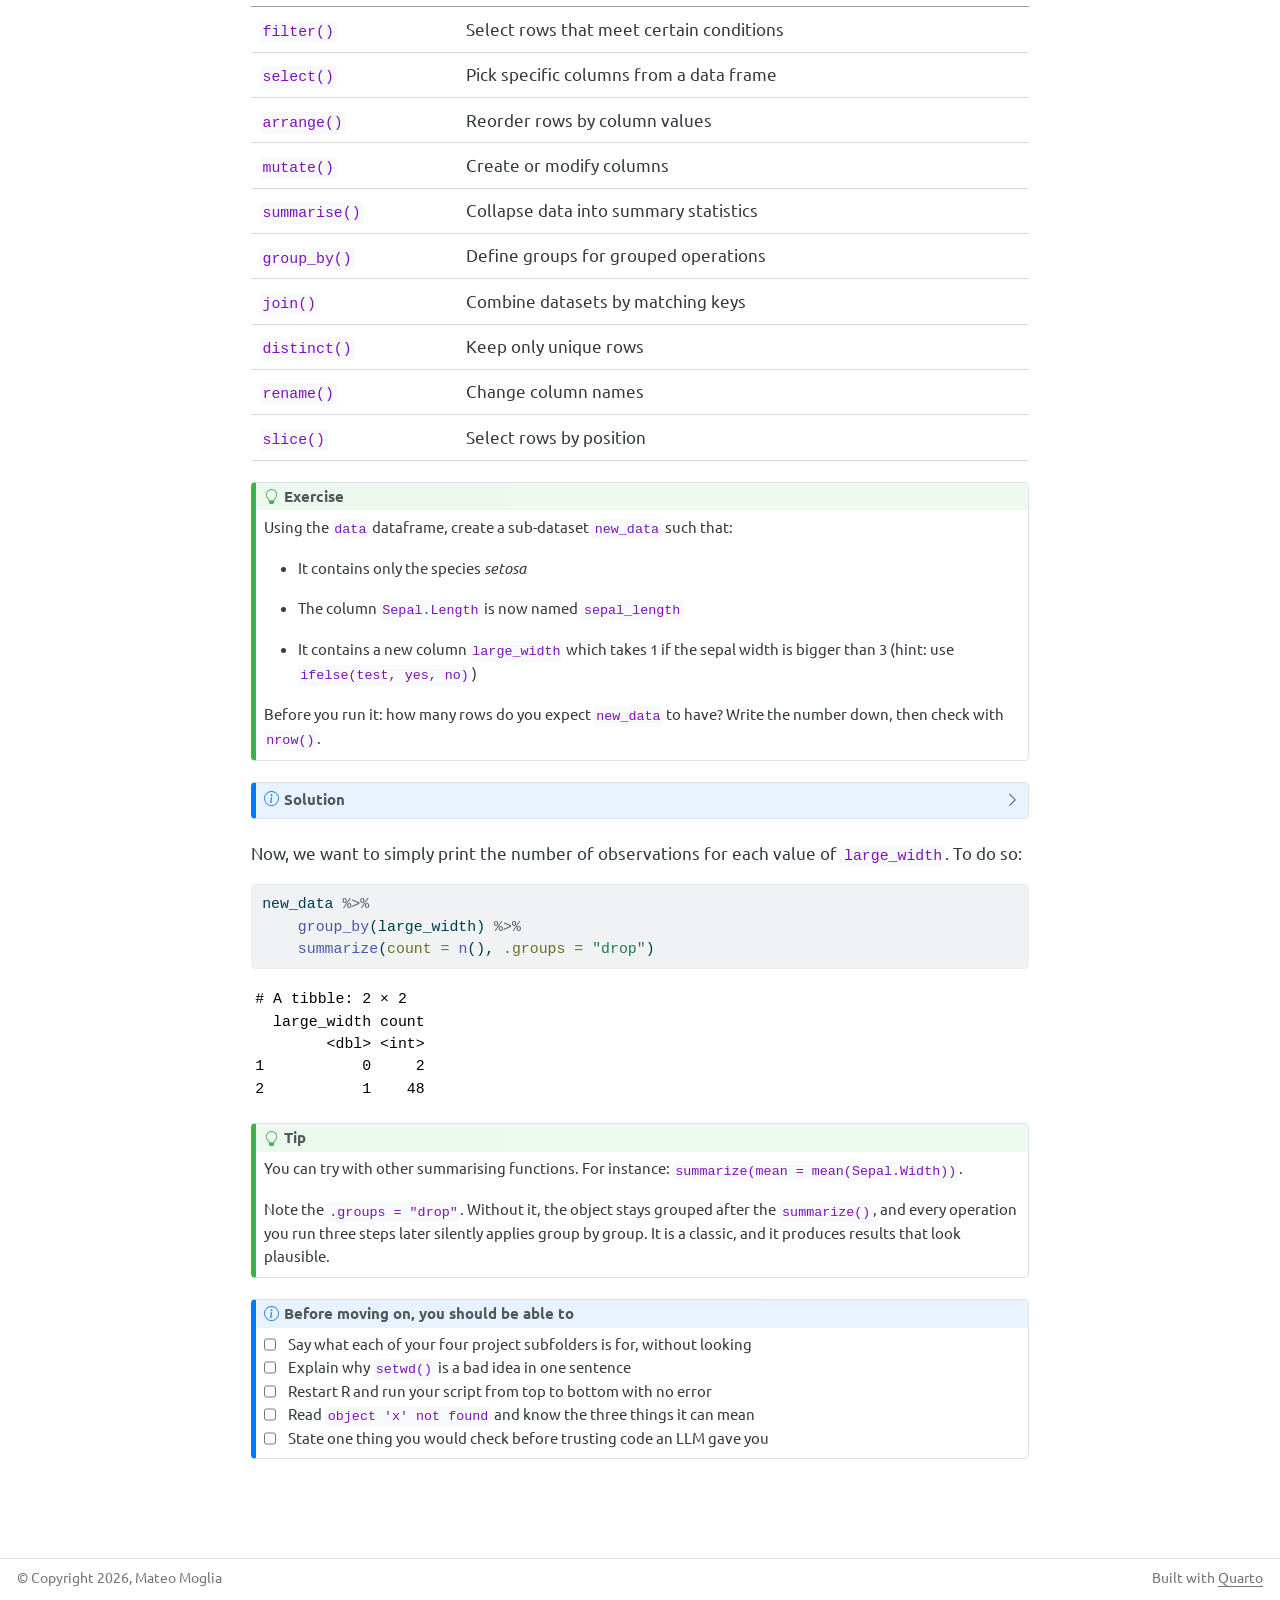
<file: part0_r.html>
<!DOCTYPE html>
<html xmlns="http://www.w3.org/1999/xhtml" lang="en" xml:lang="en"><head>

<meta charset="utf-8">
<meta name="generator" content="quarto-1.6.40">

<meta name="viewport" content="width=device-width, initial-scale=1.0, user-scalable=yes">


<title>First hands on R – Introduction to R</title>
<style>
code{white-space: pre-wrap;}
span.smallcaps{font-variant: small-caps;}
div.columns{display: flex; gap: min(4vw, 1.5em);}
div.column{flex: auto; overflow-x: auto;}
div.hanging-indent{margin-left: 1.5em; text-indent: -1.5em;}
ul.task-list{list-style: none;}
ul.task-list li input[type="checkbox"] {
  width: 0.8em;
  margin: 0 0.8em 0.2em -1em; /* quarto-specific, see https://github.com/quarto-dev/quarto-cli/issues/4556 */ 
  vertical-align: middle;
}
/* CSS for syntax highlighting */
pre > code.sourceCode { white-space: pre; position: relative; }
pre > code.sourceCode > span { line-height: 1.25; }
pre > code.sourceCode > span:empty { height: 1.2em; }
.sourceCode { overflow: visible; }
code.sourceCode > span { color: inherit; text-decoration: inherit; }
div.sourceCode { margin: 1em 0; }
pre.sourceCode { margin: 0; }
@media screen {
div.sourceCode { overflow: auto; }
}
@media print {
pre > code.sourceCode { white-space: pre-wrap; }
pre > code.sourceCode > span { display: inline-block; text-indent: -5em; padding-left: 5em; }
}
pre.numberSource code
  { counter-reset: source-line 0; }
pre.numberSource code > span
  { position: relative; left: -4em; counter-increment: source-line; }
pre.numberSource code > span > a:first-child::before
  { content: counter(source-line);
    position: relative; left: -1em; text-align: right; vertical-align: baseline;
    border: none; display: inline-block;
    -webkit-touch-callout: none; -webkit-user-select: none;
    -khtml-user-select: none; -moz-user-select: none;
    -ms-user-select: none; user-select: none;
    padding: 0 4px; width: 4em;
  }
pre.numberSource { margin-left: 3em;  padding-left: 4px; }
div.sourceCode
  {   }
@media screen {
pre > code.sourceCode > span > a:first-child::before { text-decoration: underline; }
}
</style>


<script src="site_libs/quarto-nav/quarto-nav.js"></script>
<script src="site_libs/quarto-nav/headroom.min.js"></script>
<script src="site_libs/clipboard/clipboard.min.js"></script>
<script src="site_libs/quarto-search/autocomplete.umd.js"></script>
<script src="site_libs/quarto-search/fuse.min.js"></script>
<script src="site_libs/quarto-search/quarto-search.js"></script>
<meta name="quarto:offset" content="./">
<script src="site_libs/quarto-html/quarto.js"></script>
<script src="site_libs/quarto-html/popper.min.js"></script>
<script src="site_libs/quarto-html/tippy.umd.min.js"></script>
<script src="site_libs/quarto-html/anchor.min.js"></script>
<link href="site_libs/quarto-html/tippy.css" rel="stylesheet">
<link href="site_libs/quarto-html/quarto-syntax-highlighting-549806ee2085284f45b00abea8c6df48.css" rel="stylesheet" id="quarto-text-highlighting-styles">
<script src="site_libs/bootstrap/bootstrap.min.js"></script>
<link href="site_libs/bootstrap/bootstrap-icons.css" rel="stylesheet">
<link href="site_libs/bootstrap/bootstrap-94ab712f215f0f28cf75fcc61d4e0fd5.min.css" rel="stylesheet" append-hash="true" id="quarto-bootstrap" data-mode="light">
<script id="quarto-search-options" type="application/json">{
  "location": "sidebar",
  "copy-button": false,
  "collapse-after": 3,
  "panel-placement": "start",
  "type": "textbox",
  "limit": 50,
  "keyboard-shortcut": [
    "f",
    "/",
    "s"
  ],
  "show-item-context": false,
  "language": {
    "search-no-results-text": "No results",
    "search-matching-documents-text": "matching documents",
    "search-copy-link-title": "Copy link to search",
    "search-hide-matches-text": "Hide additional matches",
    "search-more-match-text": "more match in this document",
    "search-more-matches-text": "more matches in this document",
    "search-clear-button-title": "Clear",
    "search-text-placeholder": "",
    "search-detached-cancel-button-title": "Cancel",
    "search-submit-button-title": "Submit",
    "search-label": "Search"
  }
}</script>


</head>

<body class="nav-sidebar docked">

<div id="quarto-search-results"></div>
  <header id="quarto-header" class="headroom fixed-top">
  <nav class="quarto-secondary-nav">
    <div class="container-fluid d-flex">
      <button type="button" class="quarto-btn-toggle btn" data-bs-toggle="collapse" role="button" data-bs-target=".quarto-sidebar-collapse-item" aria-controls="quarto-sidebar" aria-expanded="false" aria-label="Toggle sidebar navigation" onclick="if (window.quartoToggleHeadroom) { window.quartoToggleHeadroom(); }">
        <i class="bi bi-layout-text-sidebar-reverse"></i>
      </button>
        <nav class="quarto-page-breadcrumbs" aria-label="breadcrumb"><ol class="breadcrumb"><li class="breadcrumb-item"><a href="./part0_r.html">First hand on R</a></li></ol></nav>
        <a class="flex-grow-1" role="navigation" data-bs-toggle="collapse" data-bs-target=".quarto-sidebar-collapse-item" aria-controls="quarto-sidebar" aria-expanded="false" aria-label="Toggle sidebar navigation" onclick="if (window.quartoToggleHeadroom) { window.quartoToggleHeadroom(); }">      
        </a>
    </div>
  </nav>
</header>
<!-- content -->
<div id="quarto-content" class="quarto-container page-columns page-rows-contents page-layout-article">
<!-- sidebar -->
  <nav id="quarto-sidebar" class="sidebar collapse collapse-horizontal quarto-sidebar-collapse-item sidebar-navigation docked overflow-auto">
    <div class="pt-lg-2 mt-2 text-left sidebar-header">
    <div class="sidebar-title mb-0 py-0">
      <a href="./">Introduction to R</a> 
    </div>
      </div>
    <div class="sidebar-menu-container"> 
    <ul class="list-unstyled mt-1">
        <li class="sidebar-item">
  <div class="sidebar-item-container"> 
  <a href="./index.html" class="sidebar-item-text sidebar-link">
 <span class="menu-text">Home</span></a>
  </div>
</li>
        <li class="sidebar-item">
  <div class="sidebar-item-container"> 
  <a href="./part0_r.html" class="sidebar-item-text sidebar-link active">
 <span class="menu-text">First hand on R</span></a>
  </div>
</li>
        <li class="sidebar-item">
  <div class="sidebar-item-container"> 
  <a href="./part1_data.html" class="sidebar-item-text sidebar-link">
 <span class="menu-text">Open data</span></a>
  </div>
</li>
        <li class="sidebar-item">
  <div class="sidebar-item-container"> 
  <a href="./part2_desc.html" class="sidebar-item-text sidebar-link">
 <span class="menu-text">Descriptive statistics</span></a>
  </div>
</li>
        <li class="sidebar-item">
  <div class="sidebar-item-container"> 
  <a href="./part3_viz.html" class="sidebar-item-text sidebar-link">
 <span class="menu-text">Data visualisation</span></a>
  </div>
</li>
        <li class="sidebar-item">
  <div class="sidebar-item-container"> 
  <a href="./part5_debug.html" class="sidebar-item-text sidebar-link">
 <span class="menu-text">Debugging clinic</span></a>
  </div>
</li>
        <li class="sidebar-item">
  <div class="sidebar-item-container"> 
  <a href="./part4_spatial.html" class="sidebar-item-text sidebar-link">
 <span class="menu-text">Spatial data</span></a>
  </div>
</li>
    </ul>
    </div>
</nav>
<div id="quarto-sidebar-glass" class="quarto-sidebar-collapse-item" data-bs-toggle="collapse" data-bs-target=".quarto-sidebar-collapse-item"></div>
<!-- margin-sidebar -->
    <div id="quarto-margin-sidebar" class="sidebar margin-sidebar">
        <nav id="TOC" role="doc-toc" class="toc-active">
   
  <ul>
  <li><a href="#roadmap" id="toc-roadmap" class="nav-link active" data-scroll-target="#roadmap">Roadmap</a></li>
  <li><a href="#what-is-r-set-up-and-launch" id="toc-what-is-r-set-up-and-launch" class="nav-link" data-scroll-target="#what-is-r-set-up-and-launch">What is R? Set-up and launch</a></li>
  <li><a href="#general-best-practices" id="toc-general-best-practices" class="nav-link" data-scroll-target="#general-best-practices">General best practices</a>
  <ul class="collapse">
  <li><a href="#folder-organization" id="toc-folder-organization" class="nav-link" data-scroll-target="#folder-organization">Folder organization</a></li>
  <li><a href="#naming-convention" id="toc-naming-convention" class="nav-link" data-scroll-target="#naming-convention">Naming convention</a></li>
  <li><a href="#when-writing-code" id="toc-when-writing-code" class="nav-link" data-scroll-target="#when-writing-code">When writing code</a></li>
  </ul></li>
  <li><a href="#first-step-in-rrstudio" id="toc-first-step-in-rrstudio" class="nav-link" data-scroll-target="#first-step-in-rrstudio">First step in R/Rstudio</a>
  <ul class="collapse">
  <li><a href="#some-useful-terms" id="toc-some-useful-terms" class="nav-link" data-scroll-target="#some-useful-terms">Some useful terms</a></li>
  <li><a href="#open-a-script" id="toc-open-a-script" class="nav-link" data-scroll-target="#open-a-script">Open a script</a></li>
  <li><a href="#seek-for-help-and-documentation" id="toc-seek-for-help-and-documentation" class="nav-link" data-scroll-target="#seek-for-help-and-documentation">Seek for help and documentation</a></li>
  <li><a href="#reading-an-error-message" id="toc-reading-an-error-message" class="nav-link" data-scroll-target="#reading-an-error-message">Reading an error message</a></li>
  <li><a href="#script" id="toc-script" class="nav-link" data-scroll-target="#script">Script</a></li>
  <li><a href="#our-first-data-manipulation" id="toc-our-first-data-manipulation" class="nav-link" data-scroll-target="#our-first-data-manipulation">Our first data manipulation</a></li>
  <li><a href="#data-description" id="toc-data-description" class="nav-link" data-scroll-target="#data-description">Data description</a></li>
  </ul></li>
  <li><a href="#the-tidyverse" id="toc-the-tidyverse" class="nav-link" data-scroll-target="#the-tidyverse">The <code>tidyverse</code></a>
  <ul class="collapse">
  <li><a href="#why-and-how-use-it" id="toc-why-and-how-use-it" class="nav-link" data-scroll-target="#why-and-how-use-it">Why and how use it?</a></li>
  <li><a href="#general-philosophy" id="toc-general-philosophy" class="nav-link" data-scroll-target="#general-philosophy">General philosophy</a></li>
  </ul></li>
  </ul>
</nav>
    </div>
<!-- main -->
<main class="content" id="quarto-document-content">

<header id="title-block-header" class="quarto-title-block default">
<div class="quarto-title">
<h1 class="title">First hands on R</h1>
</div>



<div class="quarto-title-meta">

    
  
    
  </div>
  


</header>


<section id="roadmap" class="level2">
<h2 class="anchored" data-anchor-id="roadmap">Roadmap</h2>
<p>For this first part, we are going to</p>
<ol type="1">
<li>Download R and Rstudio</li>
<li>Set up a project the way a project should be set up</li>
<li>Learn to read an error message, and to work with an LLM without being fooled by it</li>
<li>Discover the software</li>
<li>Dig into the <code>tidyverse</code> environment</li>
</ol>
</section>
<section id="what-is-r-set-up-and-launch" class="level2">
<h2 class="anchored" data-anchor-id="what-is-r-set-up-and-launch">What is R? Set-up and launch</h2>
<p>R is a free and open-source software used in many contexts: data cleaning, data visualisation, econometrics, machine and deep learning, among others. It is supported by a lively and active user community. R is an <strong>object-based</strong> language, meaning that we are going to manipulate objects through a series of commands.</p>
<p>R can be used directly from a command terminal, but we prefer to use RStudio, an IDE, to make our lives easier. An IDE is an interface that eases the use of a software (VSCode is one of the most popular and is suitable for virtually every language). The most popular one for R is <code>RStudio</code>. To use it, we need to:</p>
<ol type="1">
<li>Download R</li>
<li>Then, download RStudio</li>
</ol>
<blockquote class="blockquote">
<p>You can download both from here <a href="https://posit.co/download/rstudio-desktop/" class="uri">https://posit.co/download/rstudio-desktop/</a>.</p>
</blockquote>
</section>
<section id="general-best-practices" class="level2">
<h2 class="anchored" data-anchor-id="general-best-practices">General best practices</h2>
<p>Before jumping to coding <em>per se</em>, let me recall some best practices when performing computer-based tasks. Knowing those practices is relevant for several reasons:</p>
<ul>
<li>Save yourself time in the future: it might be bothersome at first, but the future you will thank the current you</li>
<li>Research reproducibility is a high-stake aspect of research</li>
<li>It is probably more pleasant to work in a tidy and clean environment than in a messy one</li>
</ul>
<p>When an LLM writes half of your code, the only thing that still distinguishes a good empirical economist from a bad one is the ability to <em>check</em>. Checking is impossible in a folder where you cannot tell which file produced which table.</p>
<section id="folder-organization" class="level3">
<h3 class="anchored" data-anchor-id="folder-organization">Folder organization</h3>
<p>Computers are organized around folders. We are going to work in a working directory (<code>wd</code>), but we need to identify it. My folder tree looks like this:</p>
<pre class="plaintext"><code>C:/Users/mateomoglia/Dropbox/
├── Documents/
│   ├── perso/
│   │   ├── banque/
│   │   ├── admin/
│   │   └── festival/
├── Downloads/
├── Music/
├── Pictures/
│   ├── famille/
│   └── vacances/
├── courses/
│   └── polytechnique/
│       ├── 2024_eco102/
│       ├── 2025_eco1s002/
│       ├── 2026_eco51432ep/
│       └── 2027_eco51432ep/
└── research/</code></pre>
<p>Here we are going to work in <code>~/courses/polytechnique/2027_eco51432ep/</code>. This folder may (and should!) contain subfolders. For this class, we use exactly four, and we will use these names and no others for the whole course:</p>
<pre class="plaintext"><code>2027_eco51432ep/
├── code/       # your .R scripts, and nothing else
├── raw_data/   # data as you received them. Never modify anything in here.
├── temp/       # intermediate datasets your code produced
└── output/     # tables and figures that end up in a paper or slides</code></pre>
<p>Each time I start a project, I always create those ones, with the same naming convention in all my projects. I stick to these rules to save time when navigating between projects, and when changing computers.</p>
<div class="callout callout-style-default callout-note callout-titled">
<div class="callout-header d-flex align-content-center">
<div class="callout-icon-container">
<i class="callout-icon"></i>
</div>
<div class="callout-title-container flex-fill">
Note
</div>
</div>
<div class="callout-body-container callout-body">
<p>The <code>raw_data</code> folder is read-only <em>by convention</em>. If you ever open a raw file in Excel, change a cell and save it, your results are no longer reproducible and nobody, including you, will ever know what happened. Every transformation must happen in a script.</p>
</div>
</div>
</section>
<section id="naming-convention" class="level3">
<h3 class="anchored" data-anchor-id="naming-convention">Naming convention</h3>
<p>A typical tip is to choose simple and short titles for the files and the scripts. For instance, this file is named <code>part0_r.qmd</code>. Your code can be named <code>code_tutorial.R</code>. It should be self-explanatory.</p>
<div class="callout callout-style-default callout-tip callout-titled">
<div class="callout-header d-flex align-content-center">
<div class="callout-icon-container">
<i class="callout-icon"></i>
</div>
<div class="callout-title-container flex-fill">
Tip
</div>
</div>
<div class="callout-body-container callout-body">
<p>Avoid at all cost using spaces or special characters in your file names. Prefer an underscore instead.</p>
<p>And never, ever, name a file <code>code_final.R</code>, then <code>code_final_v2.R</code>, then <code>code_final_v2_FINAL.R</code>. Either use <code>git</code> or any versioning system, or keep exactly one file and let your folder carry the date</p>
</div>
</div>
</section>
<section id="when-writing-code" class="level3">
<h3 class="anchored" data-anchor-id="when-writing-code">When writing code</h3>
<ul>
<li><p><strong>Always</strong> comment your code, make it readable for your future self but also for others. You may use your code in a week, a month, a year, and should be able to understand it directly! Comments in R start with <code>#</code>.</p></li>
<li><p>When creating objects, functions, or whatever, give them simple but understandable names.</p></li>
<li><p>For instance, if you create a data frame containing wages for individuals aged between 25 and 30, you may call it <code>wage_25_30</code> and not <code>w2530</code> (too short) or <code>wage_individuals_aged_25_30</code> (too long).</p></li>
<li><p>Moreover, especially for large projects, you want to have different scripts. Always keep scripts short and with clear names. For instance <code>1_clean_data.R</code>, <code>2_import_wages.R</code>, <code>3_merge_datasets.R</code>, and <code>4_data_analysis.R</code>.</p></li>
<li><p>For more advanced users, finish every script with <code>sessionInfo()</code>, or keep precisely track of every packages (and their versions you used). It prints your R version and every package version you used.</p></li>
</ul>
</section>
</section>
<section id="first-step-in-rrstudio" class="level2">
<h2 class="anchored" data-anchor-id="first-step-in-rrstudio">First step in R/Rstudio</h2>
<section id="some-useful-terms" class="level3">
<h3 class="anchored" data-anchor-id="some-useful-terms">Some useful terms</h3>
<ul>
<li><p>So far, we talked about <code>script</code>.</p></li>
<li><p>We are going to manipulate <code>objects</code> using <code>functions</code>.</p></li>
<li><p>Objects can be of different <code>classes</code>: matrix, vector, character, numeric, data.frame, etc. Some functions are already in <code>R</code> but some are not. Hence, we need to load them thanks to <code>packages</code>.</p></li>
</ul>
</section>
<section id="open-a-script" class="level3">
<h3 class="anchored" data-anchor-id="open-a-script">Open a script</h3>
<ul>
<li><p>We are going to create our first script (the extension is <code>.R</code>).</p></li>
<li><p>This script contains all commands you want to run. R has built-in functions but most useful functions should be called using <code>library()</code>.</p></li>
<li><p>These libraries should be first downloaded then loaded into your project.</p></li>
<li><p>First, open RStudio and open a new script.</p></li>
<li><p>You should have an empty page. You may want to write some words at the top of it to have an idea of what this code does. You can use <code>#</code> to comment code.</p></li>
</ul>
</section>
<section id="seek-for-help-and-documentation" class="level3">
<h3 class="anchored" data-anchor-id="seek-for-help-and-documentation">Seek for help and documentation</h3>
<p>To know more about a function, simply type <code>?function</code> in the console. This is the only source that cannot be wrong: it is written by the person who wrote the function. Internet is your friend too, and Stack Overflow answers are usually attached to a version number and a discussion, which is worth a lot.</p>
<p>And of course, ChatGPT and other LLMs are very good at R. I learned R before they existed, so I still reach for the documentation first. You did not and probably will not. That is fine, but some warnings apply!</p>
<div class="callout callout-style-default callout-warning callout-titled">
<div class="callout-header d-flex align-content-center">
<div class="callout-icon-container">
<i class="callout-icon"></i>
</div>
<div class="callout-title-container flex-fill">
Using an LLM well
</div>
</div>
<div class="callout-body-container callout-body">
<p>An LLM will almost always return code that runs. Running is not the same as being correct. Before you keep any suggested code:</p>
<ol type="1">
<li><strong>Read it line by line and say out loud what each line does.</strong> If you cannot, do not use it. This is the whole rule, the other two are just how you enforce it.</li>
<li><strong>Inspect the object after every chunk</strong>, with <code>dim()</code>, <code>str()</code>, <code>summary()</code>, <code>head()</code>. Compare with what you expected <em>before</em> you ran it. Form the expectation first, then look. Looking first and then deciding you expected that is not a check.</li>
<li><strong>Verify the function exists and takes those arguments</strong>, with <code>?function</code>. LLMs invent plausible argument names, and a plausible argument name is the hardest kind of bug to see.</li>
</ol>
<p>Two failure modes matter for us:</p>
<ul>
<li>A <strong>loud failure</strong> throws an error. It costs you five minutes and it is doing you a favour.</li>
<li>A <strong>silent failure</strong> returns a number that is wrong. It costs you a chapter.</li>
</ul>
<p>Silent failures can live in many place. We will meet four very common ones in this course: joins, missing values, decimal separators, and coordinate systems.</p>
<p>One last thing. An LLM has <strong>no idea</strong> what your variables mean. It will happily divide a rent per square metre by a headcount and call it <code>rent_per_capita</code>. It is not wrong about R. It is wrong about economics, and only you can catch that.</p>
</div>
</div>
</section>
<section id="reading-an-error-message" class="level3">
<h3 class="anchored" data-anchor-id="reading-an-error-message">Reading an error message</h3>
<p>Learning R, or any language, is also learning to read error messages. They look intimidating because they are terse, not because they are complicated. Read the <strong>last line first</strong>, then find the object name it mentions.</p>
<table class="caption-top table">
<colgroup>
<col style="width: 48%">
<col style="width: 51%">
</colgroup>
<thead>
<tr class="header">
<th>Message</th>
<th>What it actually means</th>
</tr>
</thead>
<tbody>
<tr class="odd">
<td><code>could not find function "x"</code></td>
<td>The package is not loaded, or you mistyped the name</td>
</tr>
<tr class="even">
<td><code>object 'x' not found</code></td>
<td>You never created it, or you mistyped it, or you ran your lines out of order</td>
</tr>
<tr class="odd">
<td><code>non-numeric argument to binary operator</code></td>
<td>You are doing maths on a column that R thinks is text</td>
</tr>
<tr class="even">
<td><code>undefined columns selected</code></td>
<td>Wrong column name, or wrong bracket</td>
</tr>
<tr class="odd">
<td><code>arguments imply differing number of rows</code></td>
<td>A <code>bind</code> or a join went wrong</td>
</tr>
<tr class="even">
<td><code>subscript out of bounds</code></td>
<td>You asked for element 10 of something with 6 elements</td>
</tr>
</tbody>
</table>
<p>Three reflexes worth acquiring today:</p>
<ol type="1">
<li><strong>When a pipe fails, run it one line at a time.</strong> Stop before each <code>%&gt;%</code>, look at the object, continue. The error is almost never on the line R points to. It is one step earlier.</li>
<li><strong>Restart R often</strong> (<code>Session &gt; Restart R</code>, or Ctrl/Cmd + Shift + F10). Half of “object not found” errors are objects that exist in your environment but not in your script, because you created them in the console and forgot. If your script does not run from top to bottom in a fresh session, your script does not work.</li>
<li><strong>Never clear the environment with <code>rm(list = ls())</code> instead of restarting.</strong> It does not unload packages and it does not reset options, so it hides exactly the problems you want to find.</li>
</ol>
</section>
<section id="script" class="level3">
<h3 class="anchored" data-anchor-id="script">Script</h3>
<p>Here is how a script starts. Note what is <em>not</em> there: no <code>setwd()</code>.</p>
<div class="cell">
<div class="sourceCode cell-code" id="cb3"><pre class="sourceCode r code-with-copy"><code class="sourceCode r"><span id="cb3-1"><a href="#cb3-1" aria-hidden="true" tabindex="-1"></a><span class="co">#-------------------------------------------------------------------------------</span></span>
<span id="cb3-2"><a href="#cb3-2" aria-hidden="true" tabindex="-1"></a><span class="co"># This script opens a dataset and proceeds to data visualisation.</span></span>
<span id="cb3-3"><a href="#cb3-3" aria-hidden="true" tabindex="-1"></a><span class="co">#</span></span>
<span id="cb3-4"><a href="#cb3-4" aria-hidden="true" tabindex="-1"></a><span class="co"># Author: Matéo Moglia</span></span>
<span id="cb3-5"><a href="#cb3-5" aria-hidden="true" tabindex="-1"></a><span class="co"># Date: 08/09/2026</span></span>
<span id="cb3-6"><a href="#cb3-6" aria-hidden="true" tabindex="-1"></a><span class="co">#-------------------------------------------------------------------------------</span></span>
<span id="cb3-7"><a href="#cb3-7" aria-hidden="true" tabindex="-1"></a></span>
<span id="cb3-8"><a href="#cb3-8" aria-hidden="true" tabindex="-1"></a><span class="co"># Packages ---------------------------------------------------------------------</span></span>
<span id="cb3-9"><a href="#cb3-9" aria-hidden="true" tabindex="-1"></a><span class="fu">library</span>(dplyr)</span>
<span id="cb3-10"><a href="#cb3-10" aria-hidden="true" tabindex="-1"></a></span>
<span id="cb3-11"><a href="#cb3-11" aria-hidden="true" tabindex="-1"></a><span class="co"># Path -------------------------------------------------------------------------</span></span>
<span id="cb3-12"><a href="#cb3-12" aria-hidden="true" tabindex="-1"></a><span class="co"># One absolute path, declared once, at the top of the script.</span></span>
<span id="cb3-13"><a href="#cb3-13" aria-hidden="true" tabindex="-1"></a><span class="co"># When you send this script to someone, this is the only line they change.</span></span>
<span id="cb3-14"><a href="#cb3-14" aria-hidden="true" tabindex="-1"></a>path <span class="ot">=</span> <span class="st">"C:/Users/mateomoglia/Dropbox/courses/polytechnique/2027_eco51432ep"</span></span></code><button title="Copy to Clipboard" class="code-copy-button"><i class="bi"></i></button></pre></div>
</div>
<p>Notice that we created our first object, named <code>path</code>, using the assignment operator <code>=</code>. R also accepts <code>&lt;-</code>, which does exactly the same thing. I use <code>=</code> throughout this class. Pick one and never mix them, the point is that your code should look like it was written by one person.</p>
<div class="callout callout-style-default callout-important callout-titled">
<div class="callout-header d-flex align-content-center">
<div class="callout-icon-container">
<i class="callout-icon"></i>
</div>
<div class="callout-title-container flex-fill">
Why no <code>setwd()</code>
</div>
</div>
<div class="callout-body-container callout-body">
<p>You will see <code>setwd("C:/Users/...")</code> in a lot of code, including a lot of code an LLM will hand you. Avoid it. It hardcodes your machine into every line that follows, so the script breaks the moment anyone else, including future-you on a new laptop, tries to run it. Worse, it fails <em>silently</em> when a folder of the same name happens to exist.</p>
<p>A single <code>path</code> object at the top solves 90% of the problem for 0% of the effort. If you want the proper solution: create an RStudio Project (<code>File &gt; New Project</code>), which produces a <code>.Rproj</code> file, then use <code>here::here("raw_data", "idf_data.csv")</code>. All paths become relative to the project folder and nothing is hardcoded at all.</p>
</div>
</div>
<div class="callout callout-style-default callout-tip callout-titled">
<div class="callout-header d-flex align-content-center">
<div class="callout-icon-container">
<i class="callout-icon"></i>
</div>
<div class="callout-title-container flex-fill">
Tip
</div>
</div>
<div class="callout-body-container callout-body">
<p>What is the class of <code>path</code>? <strong>Hint: use the function <code>class()</code></strong></p>
</div>
</div>
</section>
<section id="our-first-data-manipulation" class="level3">
<h3 class="anchored" data-anchor-id="our-first-data-manipulation">Our first data manipulation</h3>
<p>We can load a very famous built-in data set, the <code>iris</code> dataset, into an object called <code>data</code>.</p>
<div class="cell">
<div class="sourceCode cell-code" id="cb4"><pre class="sourceCode r code-with-copy"><code class="sourceCode r"><span id="cb4-1"><a href="#cb4-1" aria-hidden="true" tabindex="-1"></a>data <span class="ot">=</span> iris <span class="co"># Attribute to data the data set iris</span></span>
<span id="cb4-2"><a href="#cb4-2" aria-hidden="true" tabindex="-1"></a><span class="fu">class</span>(data) <span class="co"># Check its class</span></span></code><button title="Copy to Clipboard" class="code-copy-button"><i class="bi"></i></button></pre></div>
<div class="cell-output cell-output-stdout">
<pre><code>[1] "data.frame"</code></pre>
</div>
<div class="sourceCode cell-code" id="cb6"><pre class="sourceCode r code-with-copy"><code class="sourceCode r"><span id="cb6-1"><a href="#cb6-1" aria-hidden="true" tabindex="-1"></a><span class="fu">head</span>(data) <span class="co"># Preview the first lines of data</span></span></code><button title="Copy to Clipboard" class="code-copy-button"><i class="bi"></i></button></pre></div>
<div class="cell-output cell-output-stdout">
<pre><code>  Sepal.Length Sepal.Width Petal.Length Petal.Width Species
1          5.1         3.5          1.4         0.2  setosa
2          4.9         3.0          1.4         0.2  setosa
3          4.7         3.2          1.3         0.2  setosa
4          4.6         3.1          1.5         0.2  setosa
5          5.0         3.6          1.4         0.2  setosa
6          5.4         3.9          1.7         0.4  setosa</code></pre>
</div>
</div>
<p>Notice that the two objects we created so far can be seen in the Environment pane.</p>
</section>
<section id="data-description" class="level3">
<h3 class="anchored" data-anchor-id="data-description">Data description</h3>
<p>By clicking on the object in the <code>Environment</code> panel, you can visualise it, but you can also write some code to describe it. As we just checked, <code>data</code> is a <code>data.frame</code> object. It is made of several columns and rows.</p>
<p>To call a specific column in a dataframe, we use the <code>$</code> operator. To know all the column names in <code>data</code>, we can use the function <code>names()</code>. To know the “size” of the dataframe, the right function is <code>dim()</code>: the first element is the number of rows and the second the number of columns.</p>
<div class="callout callout-style-default callout-tip callout-titled">
<div class="callout-header d-flex align-content-center">
<div class="callout-icon-container">
<i class="callout-icon"></i>
</div>
<div class="callout-title-container flex-fill">
Tip
</div>
</div>
<div class="callout-body-container callout-body">
<p>You can also call a column by its position in the dataframe. The bracket reads <code>data[rows, columns]</code>, in that order, always. So the second <strong>column</strong> is <code>data[, 2]</code> and the second <strong>row</strong> is <code>data[2, ]</code>. The blank space means “all of them”.</p>
<p>What should you write to print the 10th element of the 3rd column?</p>
</div>
</div>
<p>To describe the data, we can use several built-in functions.</p>
<div class="cell">
<div class="sourceCode cell-code" id="cb8"><pre class="sourceCode r code-with-copy"><code class="sourceCode r"><span id="cb8-1"><a href="#cb8-1" aria-hidden="true" tabindex="-1"></a><span class="fu">table</span>(data<span class="sc">$</span>Species) <span class="co"># To make a frequency table</span></span></code><button title="Copy to Clipboard" class="code-copy-button"><i class="bi"></i></button></pre></div>
<div class="cell-output cell-output-stdout">
<pre><code>
    setosa versicolor  virginica 
        50         50         50 </code></pre>
</div>
<div class="sourceCode cell-code" id="cb10"><pre class="sourceCode r code-with-copy"><code class="sourceCode r"><span id="cb10-1"><a href="#cb10-1" aria-hidden="true" tabindex="-1"></a><span class="fu">summary</span>(data<span class="sc">$</span>Sepal.Length) <span class="co"># To provide summary statistics</span></span></code><button title="Copy to Clipboard" class="code-copy-button"><i class="bi"></i></button></pre></div>
<div class="cell-output cell-output-stdout">
<pre><code>   Min. 1st Qu.  Median    Mean 3rd Qu.    Max. 
  4.300   5.100   5.800   5.843   6.400   7.900 </code></pre>
</div>
<div class="sourceCode cell-code" id="cb12"><pre class="sourceCode r code-with-copy"><code class="sourceCode r"><span id="cb12-1"><a href="#cb12-1" aria-hidden="true" tabindex="-1"></a><span class="fu">str</span>(data) <span class="co"># The single most useful function in R: what is in there, and of what class</span></span></code><button title="Copy to Clipboard" class="code-copy-button"><i class="bi"></i></button></pre></div>
<div class="cell-output cell-output-stdout">
<pre><code>'data.frame':   150 obs. of  5 variables:
 $ Sepal.Length: num  5.1 4.9 4.7 4.6 5 5.4 4.6 5 4.4 4.9 ...
 $ Sepal.Width : num  3.5 3 3.2 3.1 3.6 3.9 3.4 3.4 2.9 3.1 ...
 $ Petal.Length: num  1.4 1.4 1.3 1.5 1.4 1.7 1.4 1.5 1.4 1.5 ...
 $ Petal.Width : num  0.2 0.2 0.2 0.2 0.2 0.4 0.3 0.2 0.2 0.1 ...
 $ Species     : Factor w/ 3 levels "setosa","versicolor",..: 1 1 1 1 1 1 1 1 1 1 ...</code></pre>
</div>
</div>
<p><code>str()</code> deserves a line of its own. It is the function you run after every single import, for the rest of your career. It tells you the class of every column, and a column that should be numeric and shows <code>chr</code> is a bug you have five seconds to catch and three weeks to regret.</p>
<p>Now, we want to visualise the data. To do so, we can use the base R function <code>plot()</code>. It takes at least one argument, on the <code>x</code> axis. Here, with two arguments, it plots a simple scatter plot.</p>
<div class="cell">
<div class="sourceCode cell-code" id="cb14"><pre class="sourceCode r code-with-copy"><code class="sourceCode r"><span id="cb14-1"><a href="#cb14-1" aria-hidden="true" tabindex="-1"></a><span class="fu">plot</span>(iris<span class="sc">$</span>Sepal.Length, iris<span class="sc">$</span>Sepal.Width)</span></code><button title="Copy to Clipboard" class="code-copy-button"><i class="bi"></i></button></pre></div>
<div class="cell-output-display">
<div>
<figure class="figure">
<p><img src="part0_r_files/figure-html/unnamed-chunk-5-1.png" class="img-fluid figure-img" width="672"></p>
</figure>
</div>
</div>
</div>
</section>
</section>
<section id="the-tidyverse" class="level2">
<h2 class="anchored" data-anchor-id="the-tidyverse">The <code>tidyverse</code></h2>
<section id="why-and-how-use-it" class="level3">
<h3 class="anchored" data-anchor-id="why-and-how-use-it">Why and how use it?</h3>
<p>There are several ways to code in R. The first one, as we just saw, is called “base R”. Although useful to perform very simple tasks, it becomes cumbersome for more difficult ones. The most popular approach in the R community is by far the tidyverse approach. The idea is simple: we are going to apply a series of functions on an object to modify it or create a new object.</p>
<p>Its popularity comes from two things. The code reads as an ordered sequence of steps, which makes it far easier to check and to hand over, and the verbs are consistent across packages, so what you learn on one transfers to the next.</p>
<div class="callout callout-style-default callout-note callout-titled">
<div class="callout-header d-flex align-content-center">
<div class="callout-icon-container">
<i class="callout-icon"></i>
</div>
<div class="callout-title-container flex-fill">
Note
</div>
</div>
<div class="callout-body-container callout-body">
<p>You will sometimes read that the tidyverse is faster than base R. It is not, and on small data it is often slightly slower. It is faster to <em>write</em>, and much faster to <em>debug</em>, which is what actually costs you time. A third approach, <code>data.table</code>, is genuinely the fastest at execution, but has a steeper entry cost. Use it when a dataset stops fitting comfortably in memory, not before.</p>
</div>
</div>
<p>To use it, we can download the package <code>dplyr</code> and load it into our session. You need to download the package once (as long as you keep the same computer) but to load it each time you open RStudio. This is true for <em>all</em> packages. Note that all the functions from the <code>base</code> package are natively loaded into R.</p>
<div class="cell">
<div class="sourceCode cell-code" id="cb15"><pre class="sourceCode r code-with-copy"><code class="sourceCode r"><span id="cb15-1"><a href="#cb15-1" aria-hidden="true" tabindex="-1"></a><span class="fu">install.packages</span>(<span class="st">"dplyr"</span>) <span class="co"># Notice the quotation marks</span></span>
<span id="cb15-2"><a href="#cb15-2" aria-hidden="true" tabindex="-1"></a><span class="fu">library</span>(dplyr) <span class="co"># Notice the absence of quotation marks</span></span></code><button title="Copy to Clipboard" class="code-copy-button"><i class="bi"></i></button></pre></div>
</div>
<div class="callout callout-style-default callout-tip callout-titled">
<div class="callout-header d-flex align-content-center">
<div class="callout-icon-container">
<i class="callout-icon"></i>
</div>
<div class="callout-title-container flex-fill">
Tip
</div>
</div>
<div class="callout-body-container callout-body">
<p>Most of the time, a function exists only in one package. However, it happens that two packages load functions with the same name. To make sure you use the function from the desired package, you can use the <code>package::function()</code> syntax. In my research, I usually have to deal with that with the function <code>select()</code>, which is loaded in <code>dplyr</code> and in <code>sf</code> (a package for spatial data manipulation). Hence, if both packages are loaded and I want the one from <code>dplyr</code>, I have to write <code>dplyr::select()</code>.</p>
<p>Watch your console when you load a package. The message <code>The following object is masked from 'package:stats': filter</code> is R telling you, politely and once, that a name now means something different. Ignore it and you will spend an afternoon on it later.</p>
</div>
</div>
</section>
<section id="general-philosophy" class="level3">
<h3 class="anchored" data-anchor-id="general-philosophy">General philosophy</h3>
<p>Each function is going to be separated by a pipe operator <code>%&gt;%</code>. The idea is as follows. We apply to the object <code>data</code> several functions in order to create a new data object, <code>new_data</code>. These functions, for instance, create a new column, slice the data, drop the duplicates, remove the missing values, group the data by group, change the type of a column (from numeric to character), compute summary statistics, etc.</p>
<div class="cell">
<div class="sourceCode cell-code" id="cb16"><pre class="sourceCode r code-with-copy"><code class="sourceCode r"><span id="cb16-1"><a href="#cb16-1" aria-hidden="true" tabindex="-1"></a>new_data <span class="ot">=</span> data <span class="sc">%&gt;%</span></span>
<span id="cb16-2"><a href="#cb16-2" aria-hidden="true" tabindex="-1"></a>    <span class="fu">function1</span>(col) <span class="sc">%&gt;%</span></span>
<span id="cb16-3"><a href="#cb16-3" aria-hidden="true" tabindex="-1"></a>    <span class="fu">function2</span>(col) <span class="sc">%&gt;%</span></span>
<span id="cb16-4"><a href="#cb16-4" aria-hidden="true" tabindex="-1"></a>    <span class="fu">function3</span>(col)</span></code><button title="Copy to Clipboard" class="code-copy-button"><i class="bi"></i></button></pre></div>
</div>
<p>Below, I list the most common <code>dplyr</code> functions.</p>
<table class="caption-top table">
<thead>
<tr class="header">
<th>Function</th>
<th>Description</th>
</tr>
</thead>
<tbody>
<tr class="odd">
<td><code>filter()</code></td>
<td>Select rows that meet certain conditions</td>
</tr>
<tr class="even">
<td><code>select()</code></td>
<td>Pick specific columns from a data frame</td>
</tr>
<tr class="odd">
<td><code>arrange()</code></td>
<td>Reorder rows by column values</td>
</tr>
<tr class="even">
<td><code>mutate()</code></td>
<td>Create or modify columns</td>
</tr>
<tr class="odd">
<td><code>summarise()</code></td>
<td>Collapse data into summary statistics</td>
</tr>
<tr class="even">
<td><code>group_by()</code></td>
<td>Define groups for grouped operations</td>
</tr>
<tr class="odd">
<td><code>join()</code></td>
<td>Combine datasets by matching keys</td>
</tr>
<tr class="even">
<td><code>distinct()</code></td>
<td>Keep only unique rows</td>
</tr>
<tr class="odd">
<td><code>rename()</code></td>
<td>Change column names</td>
</tr>
<tr class="even">
<td><code>slice()</code></td>
<td>Select rows by position</td>
</tr>
</tbody>
</table>
<div class="callout callout-style-default callout-tip callout-titled">
<div class="callout-header d-flex align-content-center">
<div class="callout-icon-container">
<i class="callout-icon"></i>
</div>
<div class="callout-title-container flex-fill">
Exercise
</div>
</div>
<div class="callout-body-container callout-body">
<p>Using the <code>data</code> dataframe, create a sub-dataset <code>new_data</code> such that:</p>
<ul>
<li><p>It contains only the species <em>setosa</em></p></li>
<li><p>The column <code>Sepal.Length</code> is now named <code>sepal_length</code></p></li>
<li><p>It contains a new column <code>large_width</code> which takes 1 if the sepal width is bigger than 3 (hint: use <code>ifelse(test, yes, no)</code>)</p></li>
</ul>
<p>Before you run it: how many rows do you expect <code>new_data</code> to have? Write the number down, then check with <code>nrow()</code>.</p>
</div>
</div>
<div class="callout callout-style-default callout-note callout-titled">
<div class="callout-header d-flex align-content-center" data-bs-toggle="collapse" data-bs-target=".callout-10-contents" aria-controls="callout-10" aria-expanded="false" aria-label="Toggle callout">
<div class="callout-icon-container">
<i class="callout-icon"></i>
</div>
<div class="callout-title-container flex-fill">
Solution
</div>
<div class="callout-btn-toggle d-inline-block border-0 py-1 ps-1 pe-0 float-end"><i class="callout-toggle"></i></div>
</div>
<div id="callout-10" class="callout-10-contents callout-collapse collapse">
<div class="callout-body-container callout-body">
<div class="cell">
<div class="sourceCode cell-code" id="cb17"><pre class="sourceCode r code-with-copy"><code class="sourceCode r"><span id="cb17-1"><a href="#cb17-1" aria-hidden="true" tabindex="-1"></a>new_data <span class="ot">=</span> iris <span class="sc">%&gt;%</span></span>
<span id="cb17-2"><a href="#cb17-2" aria-hidden="true" tabindex="-1"></a>    <span class="fu">filter</span>(Species <span class="sc">==</span> <span class="st">"setosa"</span>) <span class="sc">%&gt;%</span></span>
<span id="cb17-3"><a href="#cb17-3" aria-hidden="true" tabindex="-1"></a>    <span class="fu">rename</span>(<span class="st">"sepal_length"</span> <span class="ot">=</span> <span class="st">"Sepal.Length"</span>) <span class="sc">%&gt;%</span></span>
<span id="cb17-4"><a href="#cb17-4" aria-hidden="true" tabindex="-1"></a>    <span class="fu">mutate</span>(<span class="at">large_width =</span> <span class="fu">ifelse</span>(Sepal.Width <span class="sc">&gt;=</span> <span class="dv">3</span>, <span class="dv">1</span>, <span class="dv">0</span>))</span>
<span id="cb17-5"><a href="#cb17-5" aria-hidden="true" tabindex="-1"></a></span>
<span id="cb17-6"><a href="#cb17-6" aria-hidden="true" tabindex="-1"></a><span class="fu">nrow</span>(new_data) <span class="co"># 50, since iris has 50 flowers per species</span></span></code><button title="Copy to Clipboard" class="code-copy-button"><i class="bi"></i></button></pre></div>
<div class="cell-output cell-output-stdout">
<pre><code>[1] 50</code></pre>
</div>
</div>
<p>Two things worth noticing. The exercise says “bigger than 3” and the code writes <code>&gt;= 3</code>, which is not the same thing. Check which one you used, and check how many observations it moves. Second, <code>filter(Species == "setosa")</code> uses a double equals sign: one <code>=</code> assigns, two <code>==</code> compare.</p>
</div>
</div>
</div>
<p>Now, we want to simply print the number of observations for each value of <code>large_width</code>. To do so:</p>
<div class="cell">
<div class="sourceCode cell-code" id="cb19"><pre class="sourceCode r code-with-copy"><code class="sourceCode r"><span id="cb19-1"><a href="#cb19-1" aria-hidden="true" tabindex="-1"></a>new_data <span class="sc">%&gt;%</span></span>
<span id="cb19-2"><a href="#cb19-2" aria-hidden="true" tabindex="-1"></a>    <span class="fu">group_by</span>(large_width) <span class="sc">%&gt;%</span> </span>
<span id="cb19-3"><a href="#cb19-3" aria-hidden="true" tabindex="-1"></a>    <span class="fu">summarize</span>(<span class="at">count =</span> <span class="fu">n</span>(), <span class="at">.groups =</span> <span class="st">"drop"</span>)</span></code><button title="Copy to Clipboard" class="code-copy-button"><i class="bi"></i></button></pre></div>
<div class="cell-output cell-output-stdout">
<pre><code># A tibble: 2 × 2
  large_width count
        &lt;dbl&gt; &lt;int&gt;
1           0     2
2           1    48</code></pre>
</div>
</div>
<div class="callout callout-style-default callout-tip callout-titled">
<div class="callout-header d-flex align-content-center">
<div class="callout-icon-container">
<i class="callout-icon"></i>
</div>
<div class="callout-title-container flex-fill">
Tip
</div>
</div>
<div class="callout-body-container callout-body">
<p>You can try with other summarising functions. For instance: <code>summarize(mean = mean(Sepal.Width))</code>.</p>
<p>Note the <code>.groups = "drop"</code>. Without it, the object stays grouped after the <code>summarize()</code>, and every operation you run three steps later silently applies group by group. It is a classic, and it produces results that look plausible.</p>
</div>
</div>
<div class="callout callout-style-default callout-note callout-titled">
<div class="callout-header d-flex align-content-center">
<div class="callout-icon-container">
<i class="callout-icon"></i>
</div>
<div class="callout-title-container flex-fill">
Before moving on, you should be able to
</div>
</div>
<div class="callout-body-container callout-body">
<ul class="task-list">
<li><label><input type="checkbox">Say what each of your four project subfolders is for, without looking</label></li>
<li><label><input type="checkbox">Explain why <code>setwd()</code> is a bad idea in one sentence</label></li>
<li><label><input type="checkbox">Restart R and run your script from top to bottom with no error</label></li>
<li><label><input type="checkbox">Read <code>object 'x' not found</code> and know the three things it can mean</label></li>
<li><label><input type="checkbox">State one thing you would check before trusting code an LLM gave you</label></li>
</ul>
</div>
</div>


</section>
</section>

</main> <!-- /main -->
<script id="quarto-html-after-body" type="application/javascript">
window.document.addEventListener("DOMContentLoaded", function (event) {
  const toggleBodyColorMode = (bsSheetEl) => {
    const mode = bsSheetEl.getAttribute("data-mode");
    const bodyEl = window.document.querySelector("body");
    if (mode === "dark") {
      bodyEl.classList.add("quarto-dark");
      bodyEl.classList.remove("quarto-light");
    } else {
      bodyEl.classList.add("quarto-light");
      bodyEl.classList.remove("quarto-dark");
    }
  }
  const toggleBodyColorPrimary = () => {
    const bsSheetEl = window.document.querySelector("link#quarto-bootstrap");
    if (bsSheetEl) {
      toggleBodyColorMode(bsSheetEl);
    }
  }
  toggleBodyColorPrimary();  
  const icon = "";
  const anchorJS = new window.AnchorJS();
  anchorJS.options = {
    placement: 'right',
    icon: icon
  };
  anchorJS.add('.anchored');
  const isCodeAnnotation = (el) => {
    for (const clz of el.classList) {
      if (clz.startsWith('code-annotation-')) {                     
        return true;
      }
    }
    return false;
  }
  const onCopySuccess = function(e) {
    // button target
    const button = e.trigger;
    // don't keep focus
    button.blur();
    // flash "checked"
    button.classList.add('code-copy-button-checked');
    var currentTitle = button.getAttribute("title");
    button.setAttribute("title", "Copied!");
    let tooltip;
    if (window.bootstrap) {
      button.setAttribute("data-bs-toggle", "tooltip");
      button.setAttribute("data-bs-placement", "left");
      button.setAttribute("data-bs-title", "Copied!");
      tooltip = new bootstrap.Tooltip(button, 
        { trigger: "manual", 
          customClass: "code-copy-button-tooltip",
          offset: [0, -8]});
      tooltip.show();    
    }
    setTimeout(function() {
      if (tooltip) {
        tooltip.hide();
        button.removeAttribute("data-bs-title");
        button.removeAttribute("data-bs-toggle");
        button.removeAttribute("data-bs-placement");
      }
      button.setAttribute("title", currentTitle);
      button.classList.remove('code-copy-button-checked');
    }, 1000);
    // clear code selection
    e.clearSelection();
  }
  const getTextToCopy = function(trigger) {
      const codeEl = trigger.previousElementSibling.cloneNode(true);
      for (const childEl of codeEl.children) {
        if (isCodeAnnotation(childEl)) {
          childEl.remove();
        }
      }
      return codeEl.innerText;
  }
  const clipboard = new window.ClipboardJS('.code-copy-button:not([data-in-quarto-modal])', {
    text: getTextToCopy
  });
  clipboard.on('success', onCopySuccess);
  if (window.document.getElementById('quarto-embedded-source-code-modal')) {
    const clipboardModal = new window.ClipboardJS('.code-copy-button[data-in-quarto-modal]', {
      text: getTextToCopy,
      container: window.document.getElementById('quarto-embedded-source-code-modal')
    });
    clipboardModal.on('success', onCopySuccess);
  }
    var localhostRegex = new RegExp(/^(?:http|https):\/\/localhost\:?[0-9]*\//);
    var mailtoRegex = new RegExp(/^mailto:/);
      var filterRegex = new RegExp("https:\/\/mateomoglia\.github\.io\/2027_eco51432ep\/");
    var isInternal = (href) => {
        return filterRegex.test(href) || localhostRegex.test(href) || mailtoRegex.test(href);
    }
    // Inspect non-navigation links and adorn them if external
 	var links = window.document.querySelectorAll('a[href]:not(.nav-link):not(.navbar-brand):not(.toc-action):not(.sidebar-link):not(.sidebar-item-toggle):not(.pagination-link):not(.no-external):not([aria-hidden]):not(.dropdown-item):not(.quarto-navigation-tool):not(.about-link)');
    for (var i=0; i<links.length; i++) {
      const link = links[i];
      if (!isInternal(link.href)) {
        // undo the damage that might have been done by quarto-nav.js in the case of
        // links that we want to consider external
        if (link.dataset.originalHref !== undefined) {
          link.href = link.dataset.originalHref;
        }
      }
    }
  function tippyHover(el, contentFn, onTriggerFn, onUntriggerFn) {
    const config = {
      allowHTML: true,
      maxWidth: 500,
      delay: 100,
      arrow: false,
      appendTo: function(el) {
          return el.parentElement;
      },
      interactive: true,
      interactiveBorder: 10,
      theme: 'quarto',
      placement: 'bottom-start',
    };
    if (contentFn) {
      config.content = contentFn;
    }
    if (onTriggerFn) {
      config.onTrigger = onTriggerFn;
    }
    if (onUntriggerFn) {
      config.onUntrigger = onUntriggerFn;
    }
    window.tippy(el, config); 
  }
  const noterefs = window.document.querySelectorAll('a[role="doc-noteref"]');
  for (var i=0; i<noterefs.length; i++) {
    const ref = noterefs[i];
    tippyHover(ref, function() {
      // use id or data attribute instead here
      let href = ref.getAttribute('data-footnote-href') || ref.getAttribute('href');
      try { href = new URL(href).hash; } catch {}
      const id = href.replace(/^#\/?/, "");
      const note = window.document.getElementById(id);
      if (note) {
        return note.innerHTML;
      } else {
        return "";
      }
    });
  }
  const xrefs = window.document.querySelectorAll('a.quarto-xref');
  const processXRef = (id, note) => {
    // Strip column container classes
    const stripColumnClz = (el) => {
      el.classList.remove("page-full", "page-columns");
      if (el.children) {
        for (const child of el.children) {
          stripColumnClz(child);
        }
      }
    }
    stripColumnClz(note)
    if (id === null || id.startsWith('sec-')) {
      // Special case sections, only their first couple elements
      const container = document.createElement("div");
      if (note.children && note.children.length > 2) {
        container.appendChild(note.children[0].cloneNode(true));
        for (let i = 1; i < note.children.length; i++) {
          const child = note.children[i];
          if (child.tagName === "P" && child.innerText === "") {
            continue;
          } else {
            container.appendChild(child.cloneNode(true));
            break;
          }
        }
        if (window.Quarto?.typesetMath) {
          window.Quarto.typesetMath(container);
        }
        return container.innerHTML
      } else {
        if (window.Quarto?.typesetMath) {
          window.Quarto.typesetMath(note);
        }
        return note.innerHTML;
      }
    } else {
      // Remove any anchor links if they are present
      const anchorLink = note.querySelector('a.anchorjs-link');
      if (anchorLink) {
        anchorLink.remove();
      }
      if (window.Quarto?.typesetMath) {
        window.Quarto.typesetMath(note);
      }
      if (note.classList.contains("callout")) {
        return note.outerHTML;
      } else {
        return note.innerHTML;
      }
    }
  }
  for (var i=0; i<xrefs.length; i++) {
    const xref = xrefs[i];
    tippyHover(xref, undefined, function(instance) {
      instance.disable();
      let url = xref.getAttribute('href');
      let hash = undefined; 
      if (url.startsWith('#')) {
        hash = url;
      } else {
        try { hash = new URL(url).hash; } catch {}
      }
      if (hash) {
        const id = hash.replace(/^#\/?/, "");
        const note = window.document.getElementById(id);
        if (note !== null) {
          try {
            const html = processXRef(id, note.cloneNode(true));
            instance.setContent(html);
          } finally {
            instance.enable();
            instance.show();
          }
        } else {
          // See if we can fetch this
          fetch(url.split('#')[0])
          .then(res => res.text())
          .then(html => {
            const parser = new DOMParser();
            const htmlDoc = parser.parseFromString(html, "text/html");
            const note = htmlDoc.getElementById(id);
            if (note !== null) {
              const html = processXRef(id, note);
              instance.setContent(html);
            } 
          }).finally(() => {
            instance.enable();
            instance.show();
          });
        }
      } else {
        // See if we can fetch a full url (with no hash to target)
        // This is a special case and we should probably do some content thinning / targeting
        fetch(url)
        .then(res => res.text())
        .then(html => {
          const parser = new DOMParser();
          const htmlDoc = parser.parseFromString(html, "text/html");
          const note = htmlDoc.querySelector('main.content');
          if (note !== null) {
            // This should only happen for chapter cross references
            // (since there is no id in the URL)
            // remove the first header
            if (note.children.length > 0 && note.children[0].tagName === "HEADER") {
              note.children[0].remove();
            }
            const html = processXRef(null, note);
            instance.setContent(html);
          } 
        }).finally(() => {
          instance.enable();
          instance.show();
        });
      }
    }, function(instance) {
    });
  }
      let selectedAnnoteEl;
      const selectorForAnnotation = ( cell, annotation) => {
        let cellAttr = 'data-code-cell="' + cell + '"';
        let lineAttr = 'data-code-annotation="' +  annotation + '"';
        const selector = 'span[' + cellAttr + '][' + lineAttr + ']';
        return selector;
      }
      const selectCodeLines = (annoteEl) => {
        const doc = window.document;
        const targetCell = annoteEl.getAttribute("data-target-cell");
        const targetAnnotation = annoteEl.getAttribute("data-target-annotation");
        const annoteSpan = window.document.querySelector(selectorForAnnotation(targetCell, targetAnnotation));
        const lines = annoteSpan.getAttribute("data-code-lines").split(",");
        const lineIds = lines.map((line) => {
          return targetCell + "-" + line;
        })
        let top = null;
        let height = null;
        let parent = null;
        if (lineIds.length > 0) {
            //compute the position of the single el (top and bottom and make a div)
            const el = window.document.getElementById(lineIds[0]);
            top = el.offsetTop;
            height = el.offsetHeight;
            parent = el.parentElement.parentElement;
          if (lineIds.length > 1) {
            const lastEl = window.document.getElementById(lineIds[lineIds.length - 1]);
            const bottom = lastEl.offsetTop + lastEl.offsetHeight;
            height = bottom - top;
          }
          if (top !== null && height !== null && parent !== null) {
            // cook up a div (if necessary) and position it 
            let div = window.document.getElementById("code-annotation-line-highlight");
            if (div === null) {
              div = window.document.createElement("div");
              div.setAttribute("id", "code-annotation-line-highlight");
              div.style.position = 'absolute';
              parent.appendChild(div);
            }
            div.style.top = top - 2 + "px";
            div.style.height = height + 4 + "px";
            div.style.left = 0;
            let gutterDiv = window.document.getElementById("code-annotation-line-highlight-gutter");
            if (gutterDiv === null) {
              gutterDiv = window.document.createElement("div");
              gutterDiv.setAttribute("id", "code-annotation-line-highlight-gutter");
              gutterDiv.style.position = 'absolute';
              const codeCell = window.document.getElementById(targetCell);
              const gutter = codeCell.querySelector('.code-annotation-gutter');
              gutter.appendChild(gutterDiv);
            }
            gutterDiv.style.top = top - 2 + "px";
            gutterDiv.style.height = height + 4 + "px";
          }
          selectedAnnoteEl = annoteEl;
        }
      };
      const unselectCodeLines = () => {
        const elementsIds = ["code-annotation-line-highlight", "code-annotation-line-highlight-gutter"];
        elementsIds.forEach((elId) => {
          const div = window.document.getElementById(elId);
          if (div) {
            div.remove();
          }
        });
        selectedAnnoteEl = undefined;
      };
        // Handle positioning of the toggle
    window.addEventListener(
      "resize",
      throttle(() => {
        elRect = undefined;
        if (selectedAnnoteEl) {
          selectCodeLines(selectedAnnoteEl);
        }
      }, 10)
    );
    function throttle(fn, ms) {
    let throttle = false;
    let timer;
      return (...args) => {
        if(!throttle) { // first call gets through
            fn.apply(this, args);
            throttle = true;
        } else { // all the others get throttled
            if(timer) clearTimeout(timer); // cancel #2
            timer = setTimeout(() => {
              fn.apply(this, args);
              timer = throttle = false;
            }, ms);
        }
      };
    }
      // Attach click handler to the DT
      const annoteDls = window.document.querySelectorAll('dt[data-target-cell]');
      for (const annoteDlNode of annoteDls) {
        annoteDlNode.addEventListener('click', (event) => {
          const clickedEl = event.target;
          if (clickedEl !== selectedAnnoteEl) {
            unselectCodeLines();
            const activeEl = window.document.querySelector('dt[data-target-cell].code-annotation-active');
            if (activeEl) {
              activeEl.classList.remove('code-annotation-active');
            }
            selectCodeLines(clickedEl);
            clickedEl.classList.add('code-annotation-active');
          } else {
            // Unselect the line
            unselectCodeLines();
            clickedEl.classList.remove('code-annotation-active');
          }
        });
      }
  const findCites = (el) => {
    const parentEl = el.parentElement;
    if (parentEl) {
      const cites = parentEl.dataset.cites;
      if (cites) {
        return {
          el,
          cites: cites.split(' ')
        };
      } else {
        return findCites(el.parentElement)
      }
    } else {
      return undefined;
    }
  };
  var bibliorefs = window.document.querySelectorAll('a[role="doc-biblioref"]');
  for (var i=0; i<bibliorefs.length; i++) {
    const ref = bibliorefs[i];
    const citeInfo = findCites(ref);
    if (citeInfo) {
      tippyHover(citeInfo.el, function() {
        var popup = window.document.createElement('div');
        citeInfo.cites.forEach(function(cite) {
          var citeDiv = window.document.createElement('div');
          citeDiv.classList.add('hanging-indent');
          citeDiv.classList.add('csl-entry');
          var biblioDiv = window.document.getElementById('ref-' + cite);
          if (biblioDiv) {
            citeDiv.innerHTML = biblioDiv.innerHTML;
          }
          popup.appendChild(citeDiv);
        });
        return popup.innerHTML;
      });
    }
  }
});
</script>
</div> <!-- /content -->
<footer class="footer">
  <div class="nav-footer">
    <div class="nav-footer-left">
<p>© Copyright 2026, Mateo Moglia</p>
</div>   
    <div class="nav-footer-center">
      &nbsp;
    </div>
    <div class="nav-footer-right">
<p>Built with <a href="https://quarto.org/">Quarto</a></p>
</div>
  </div>
</footer>




</body></html>
</file>
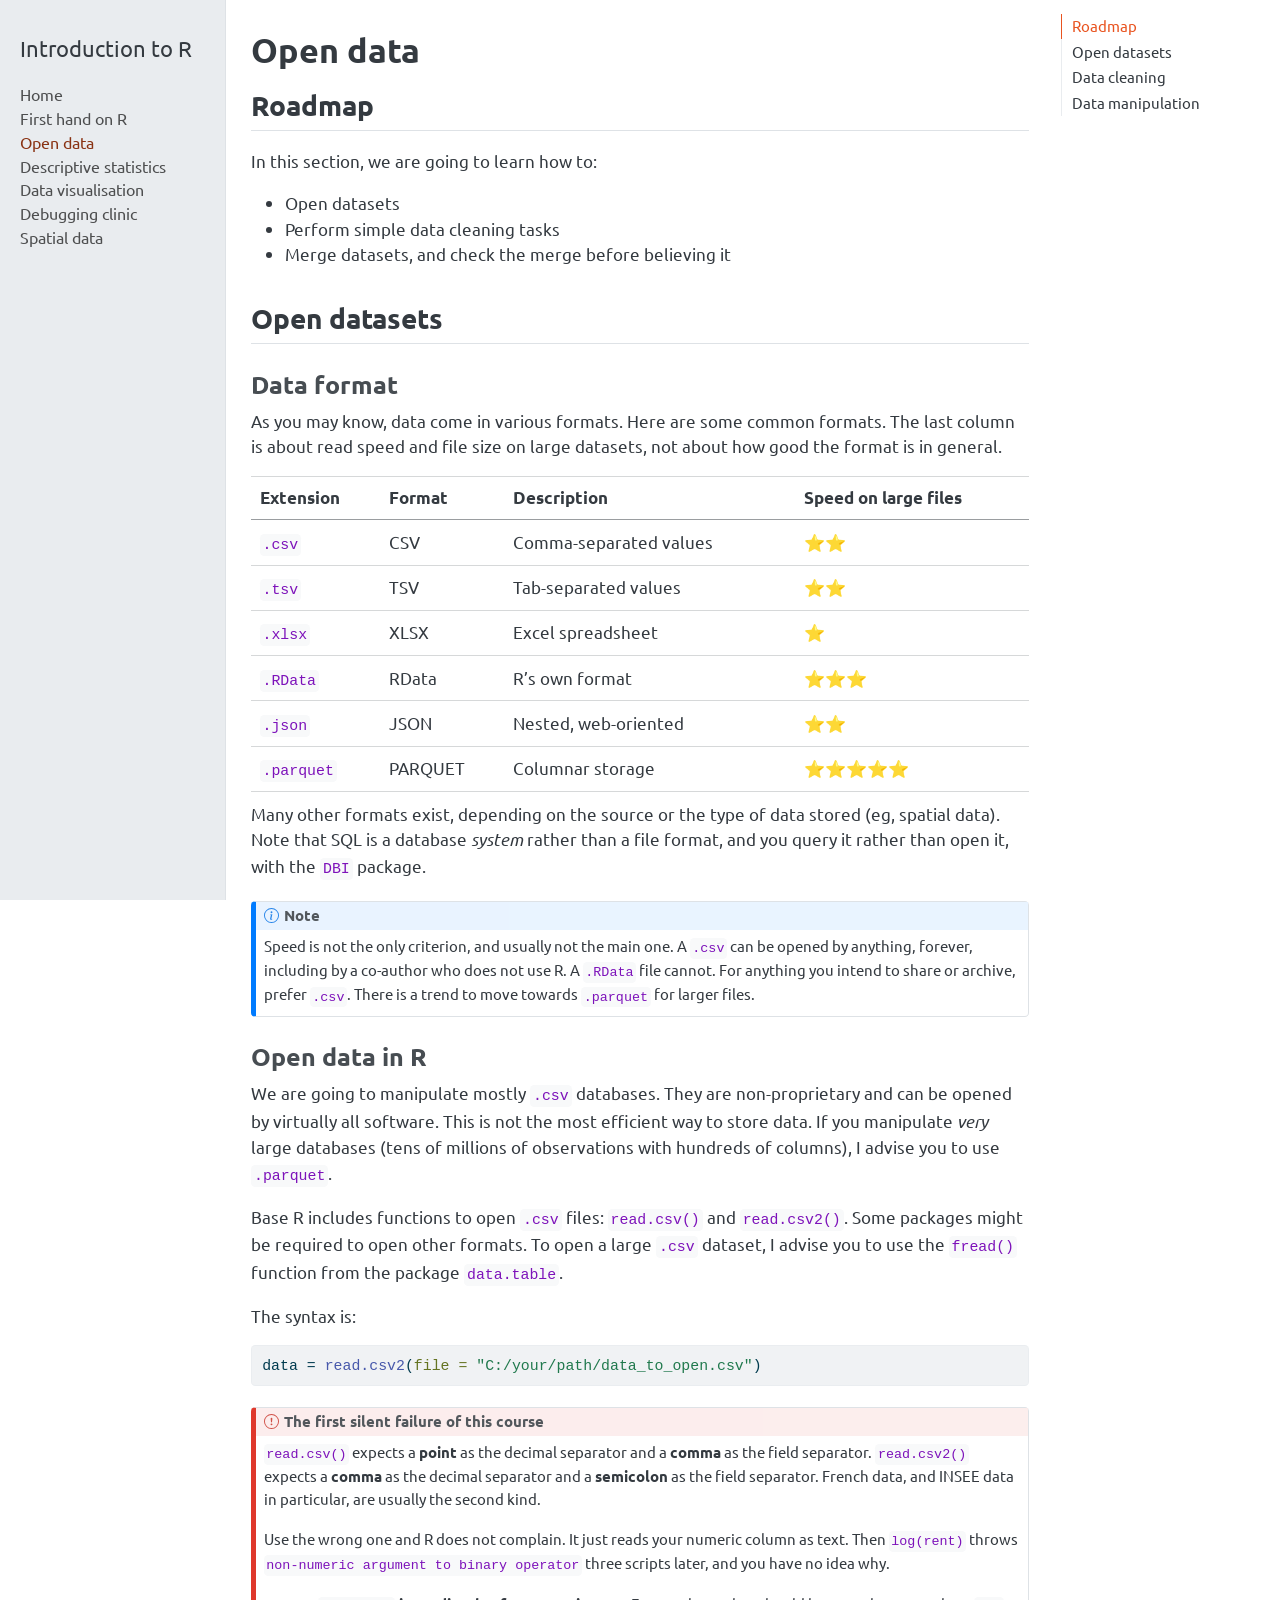
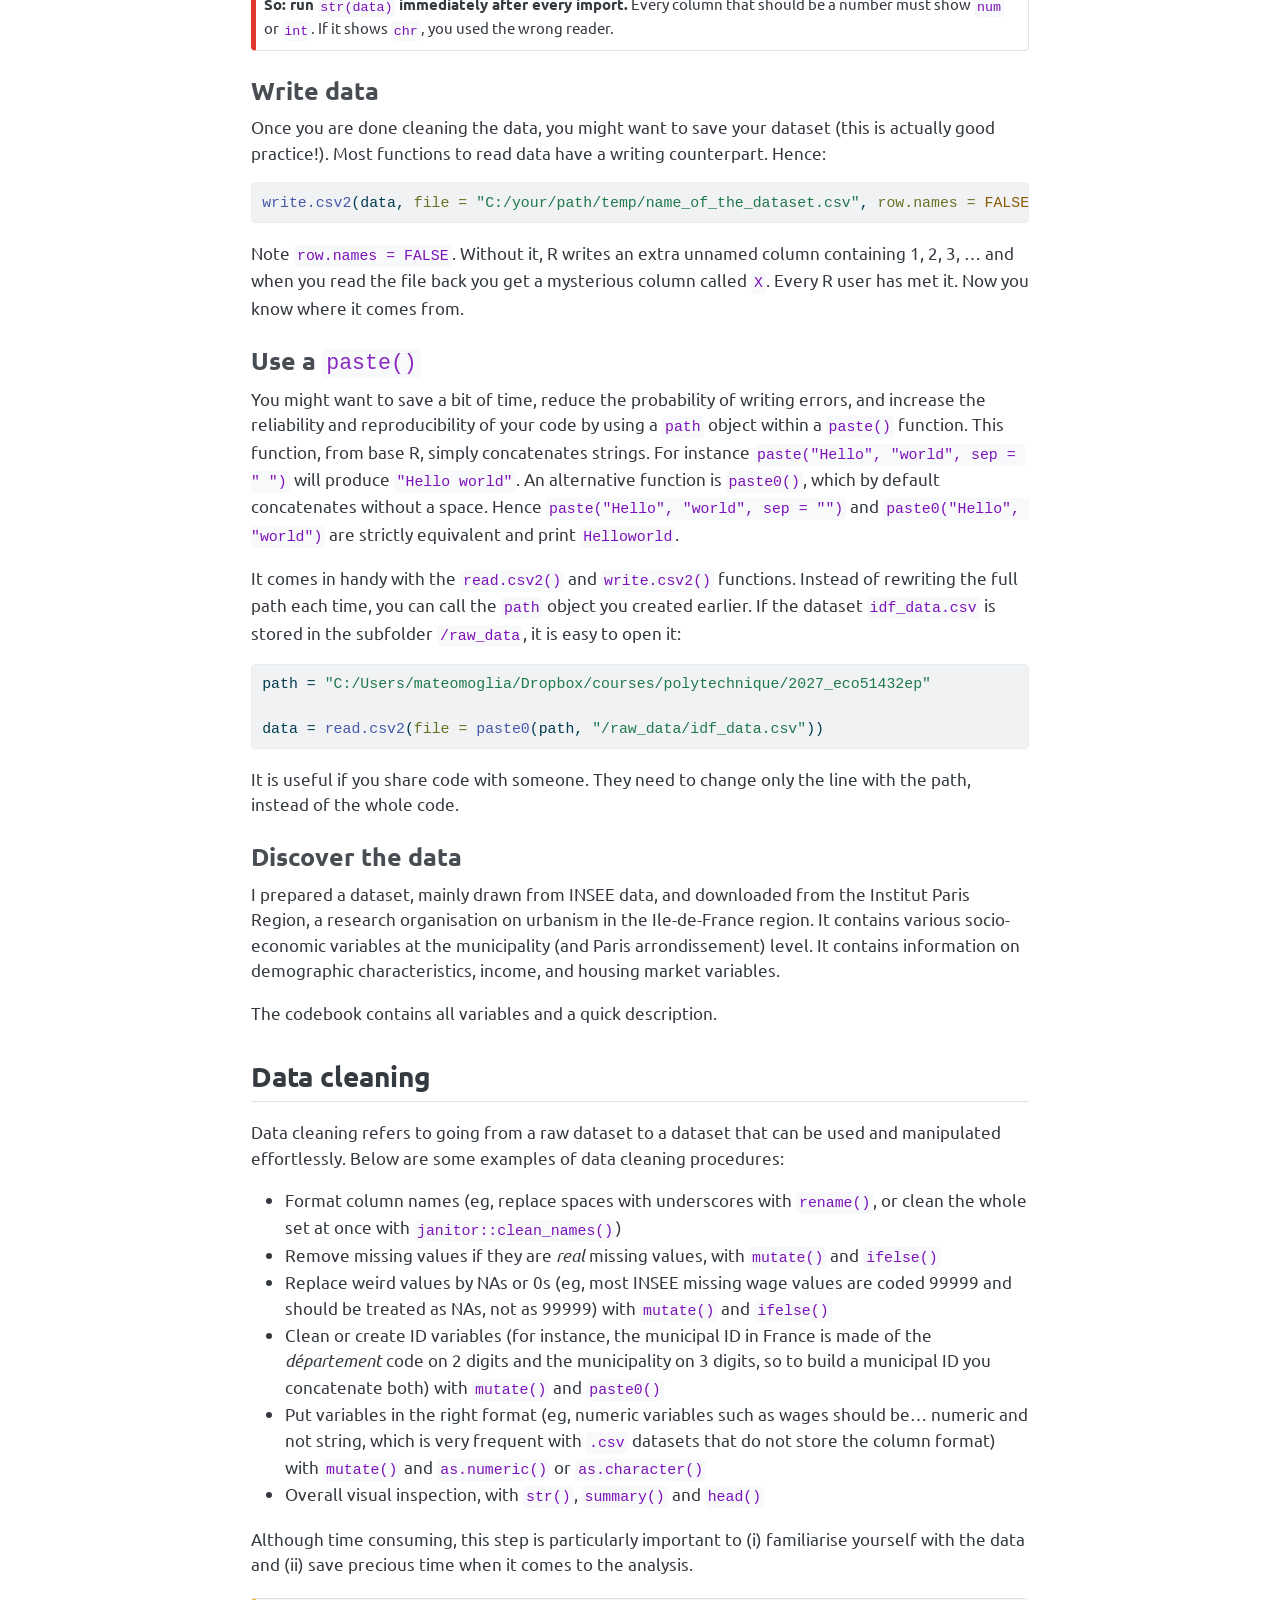
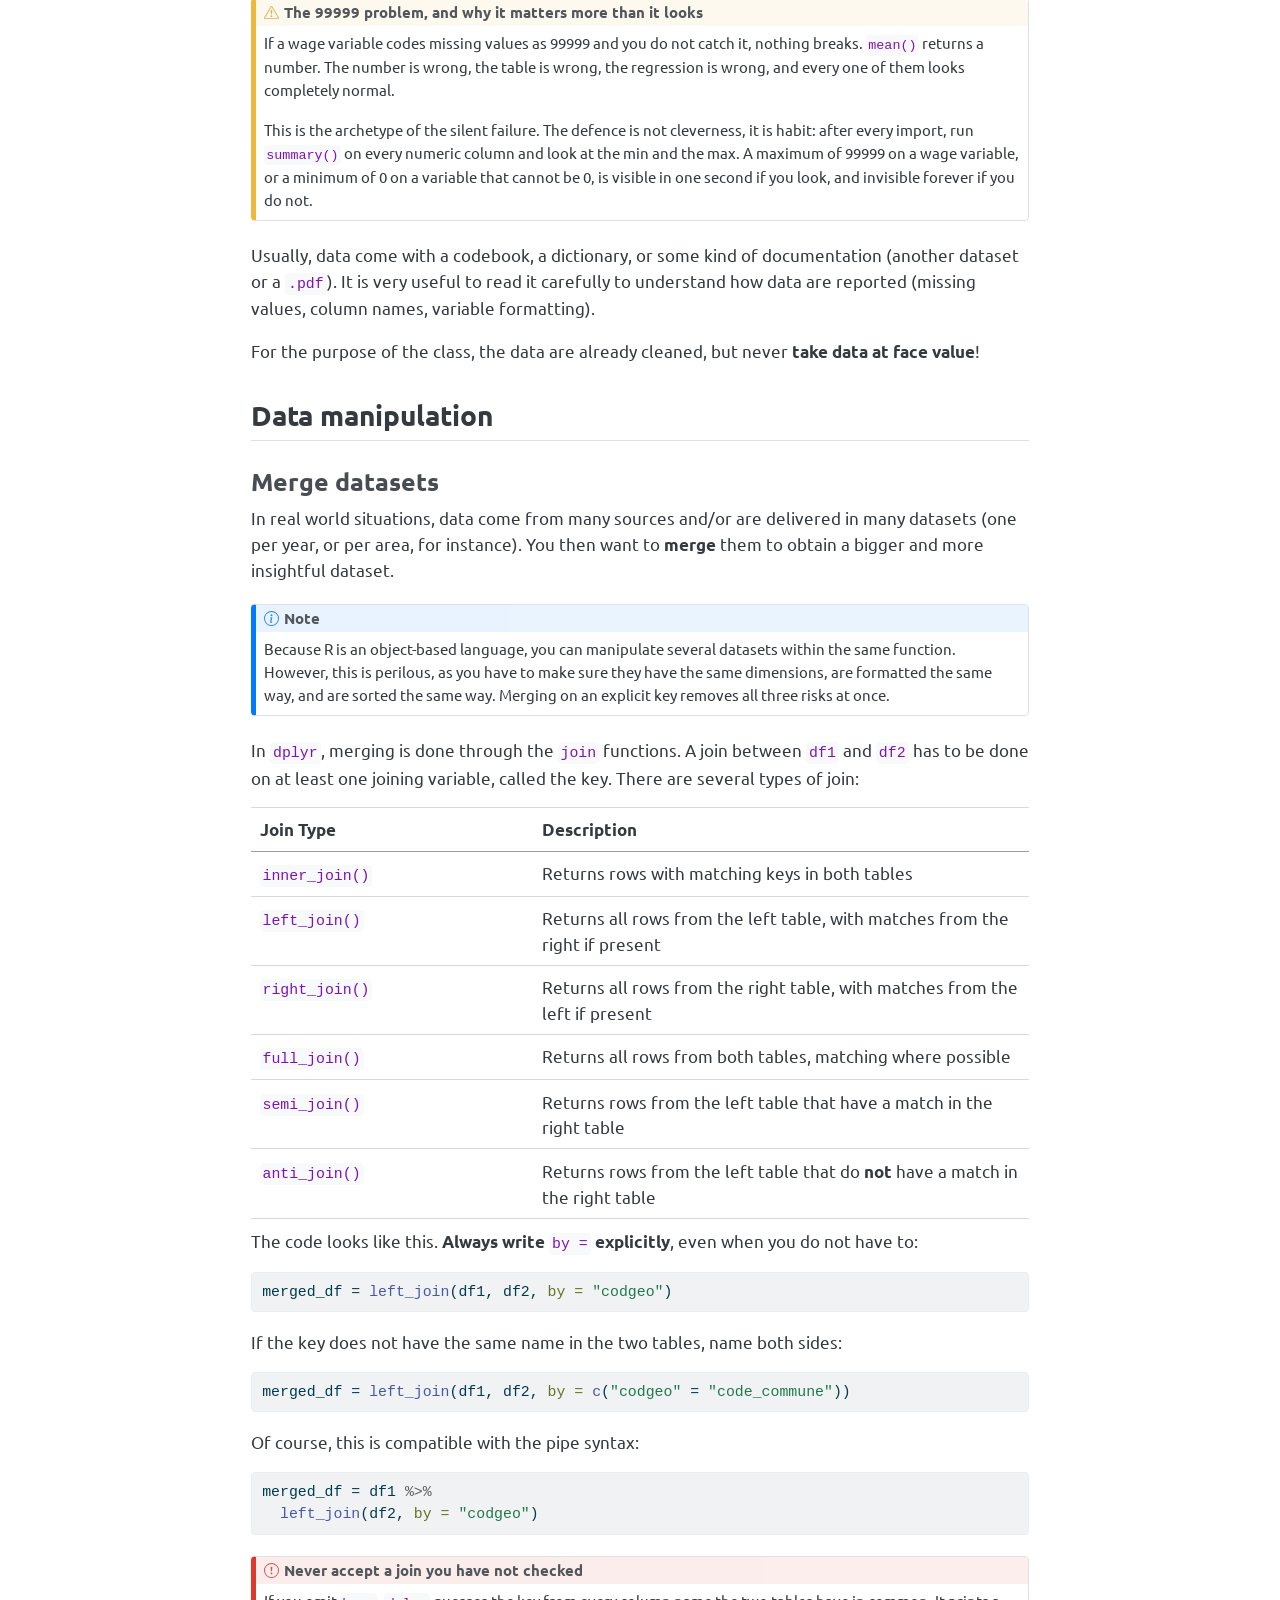
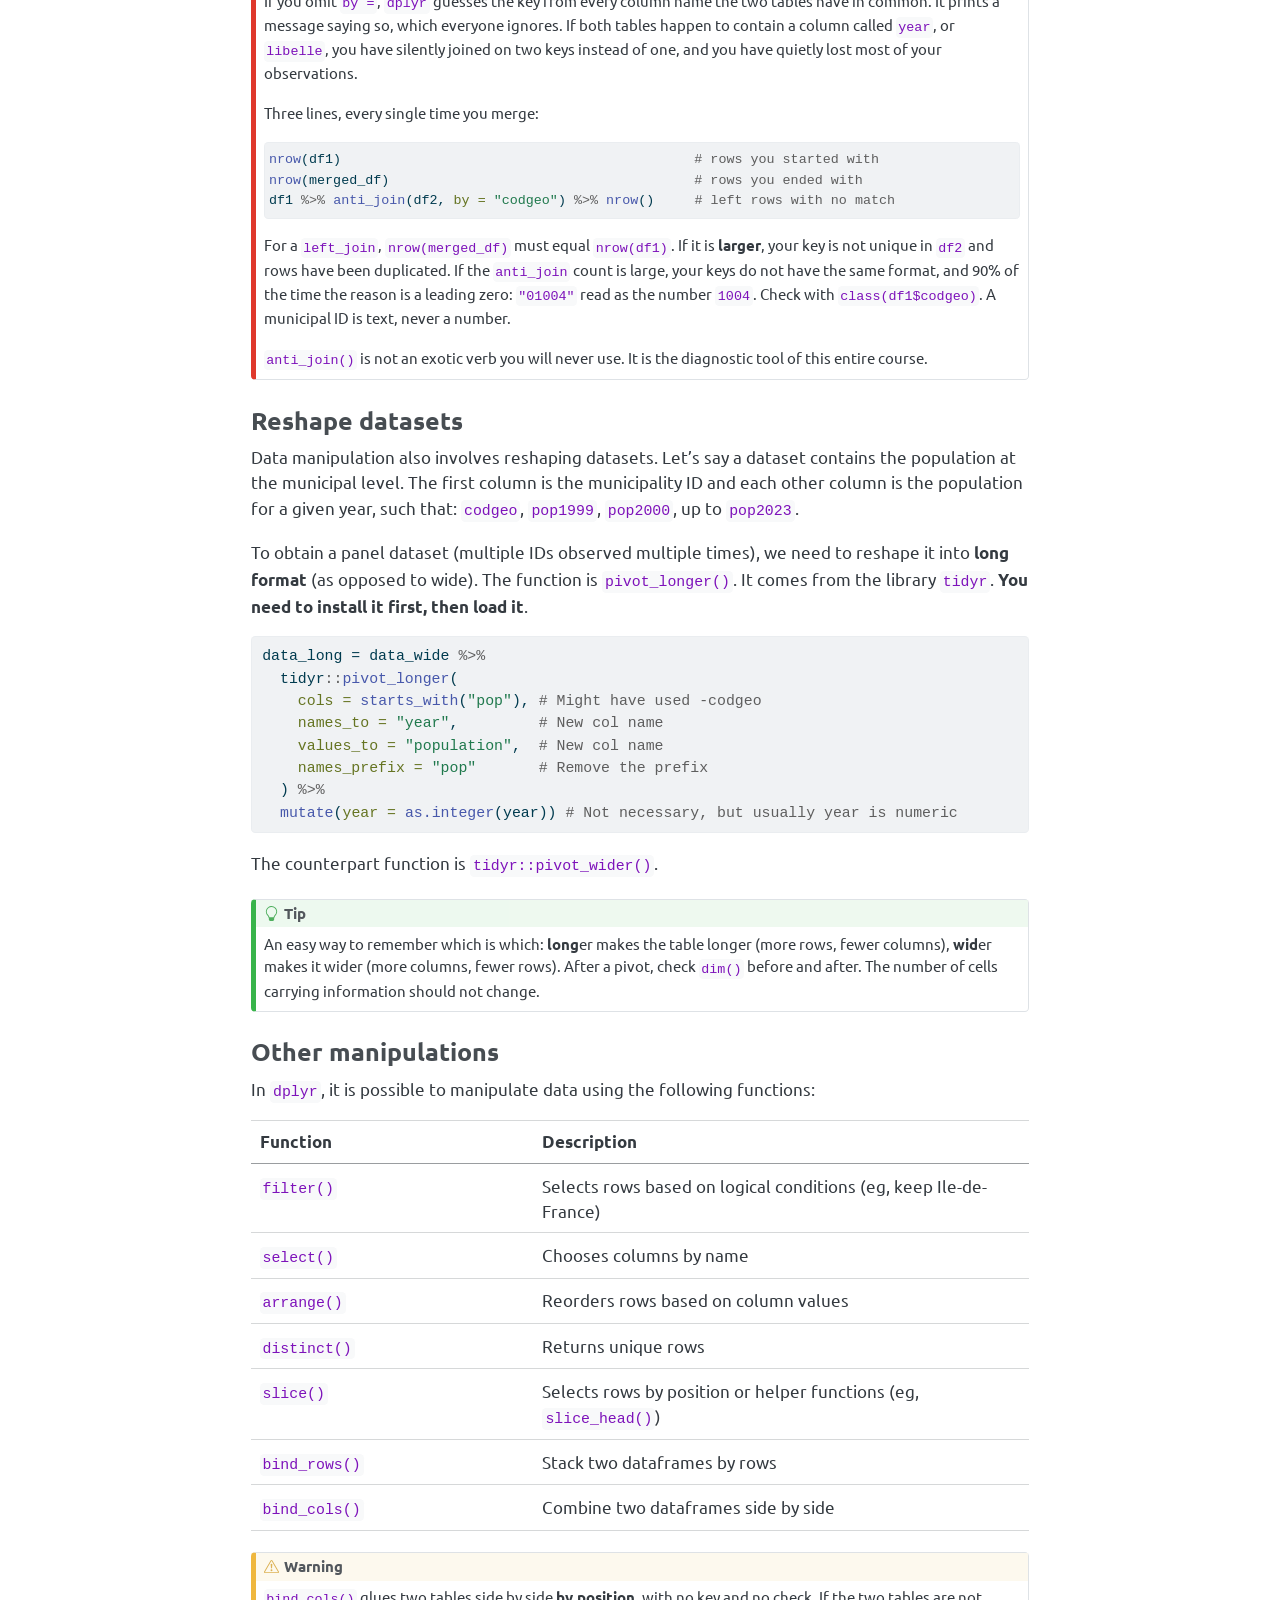
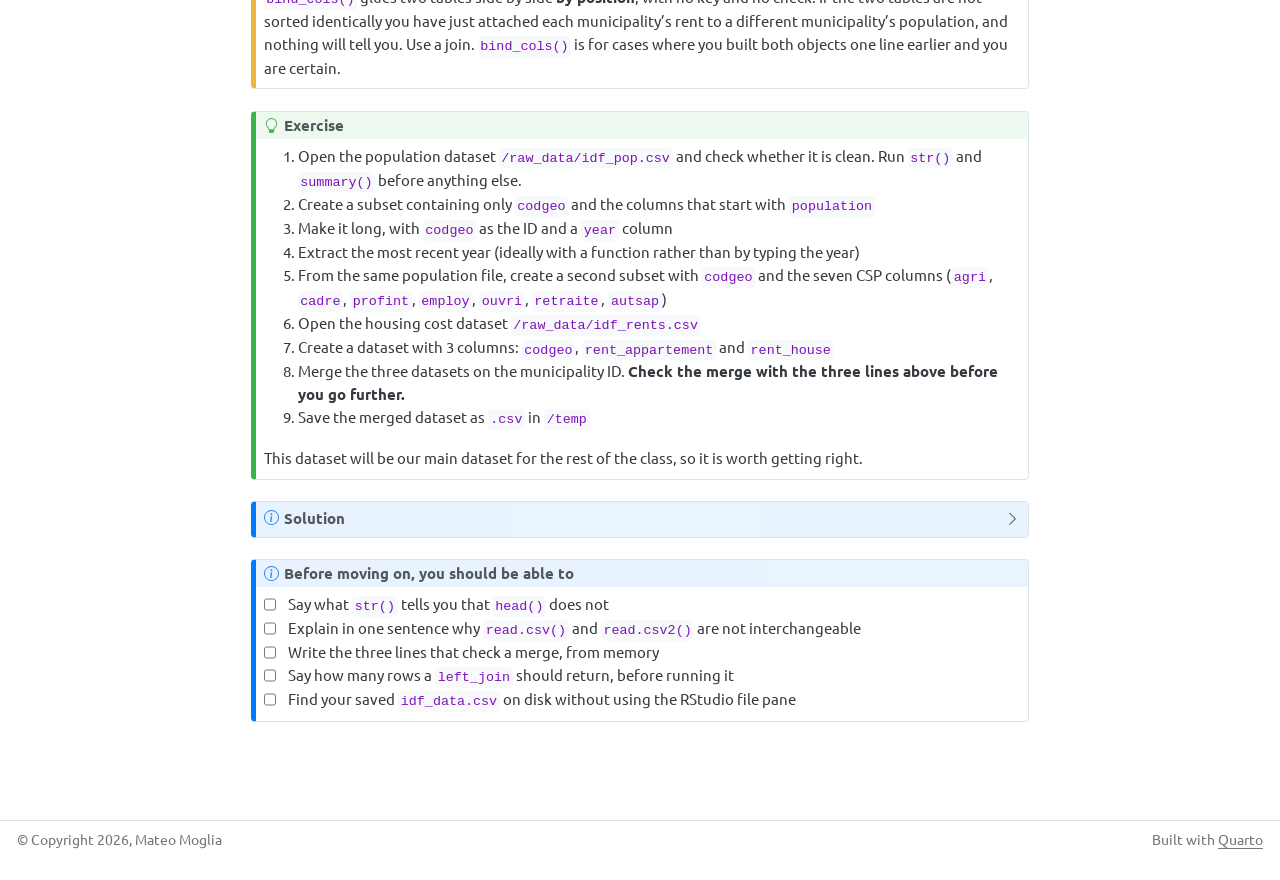
<file: part1_data.html>
<!DOCTYPE html>
<html xmlns="http://www.w3.org/1999/xhtml" lang="en" xml:lang="en"><head>

<meta charset="utf-8">
<meta name="generator" content="quarto-1.6.40">

<meta name="viewport" content="width=device-width, initial-scale=1.0, user-scalable=yes">


<title>Open data – Introduction to R</title>
<style>
code{white-space: pre-wrap;}
span.smallcaps{font-variant: small-caps;}
div.columns{display: flex; gap: min(4vw, 1.5em);}
div.column{flex: auto; overflow-x: auto;}
div.hanging-indent{margin-left: 1.5em; text-indent: -1.5em;}
ul.task-list{list-style: none;}
ul.task-list li input[type="checkbox"] {
  width: 0.8em;
  margin: 0 0.8em 0.2em -1em; /* quarto-specific, see https://github.com/quarto-dev/quarto-cli/issues/4556 */ 
  vertical-align: middle;
}
/* CSS for syntax highlighting */
pre > code.sourceCode { white-space: pre; position: relative; }
pre > code.sourceCode > span { line-height: 1.25; }
pre > code.sourceCode > span:empty { height: 1.2em; }
.sourceCode { overflow: visible; }
code.sourceCode > span { color: inherit; text-decoration: inherit; }
div.sourceCode { margin: 1em 0; }
pre.sourceCode { margin: 0; }
@media screen {
div.sourceCode { overflow: auto; }
}
@media print {
pre > code.sourceCode { white-space: pre-wrap; }
pre > code.sourceCode > span { display: inline-block; text-indent: -5em; padding-left: 5em; }
}
pre.numberSource code
  { counter-reset: source-line 0; }
pre.numberSource code > span
  { position: relative; left: -4em; counter-increment: source-line; }
pre.numberSource code > span > a:first-child::before
  { content: counter(source-line);
    position: relative; left: -1em; text-align: right; vertical-align: baseline;
    border: none; display: inline-block;
    -webkit-touch-callout: none; -webkit-user-select: none;
    -khtml-user-select: none; -moz-user-select: none;
    -ms-user-select: none; user-select: none;
    padding: 0 4px; width: 4em;
  }
pre.numberSource { margin-left: 3em;  padding-left: 4px; }
div.sourceCode
  {   }
@media screen {
pre > code.sourceCode > span > a:first-child::before { text-decoration: underline; }
}
</style>


<script src="site_libs/quarto-nav/quarto-nav.js"></script>
<script src="site_libs/quarto-nav/headroom.min.js"></script>
<script src="site_libs/clipboard/clipboard.min.js"></script>
<script src="site_libs/quarto-search/autocomplete.umd.js"></script>
<script src="site_libs/quarto-search/fuse.min.js"></script>
<script src="site_libs/quarto-search/quarto-search.js"></script>
<meta name="quarto:offset" content="./">
<script src="site_libs/quarto-html/quarto.js"></script>
<script src="site_libs/quarto-html/popper.min.js"></script>
<script src="site_libs/quarto-html/tippy.umd.min.js"></script>
<script src="site_libs/quarto-html/anchor.min.js"></script>
<link href="site_libs/quarto-html/tippy.css" rel="stylesheet">
<link href="site_libs/quarto-html/quarto-syntax-highlighting-549806ee2085284f45b00abea8c6df48.css" rel="stylesheet" id="quarto-text-highlighting-styles">
<script src="site_libs/bootstrap/bootstrap.min.js"></script>
<link href="site_libs/bootstrap/bootstrap-icons.css" rel="stylesheet">
<link href="site_libs/bootstrap/bootstrap-94ab712f215f0f28cf75fcc61d4e0fd5.min.css" rel="stylesheet" append-hash="true" id="quarto-bootstrap" data-mode="light">
<script id="quarto-search-options" type="application/json">{
  "location": "sidebar",
  "copy-button": false,
  "collapse-after": 3,
  "panel-placement": "start",
  "type": "textbox",
  "limit": 50,
  "keyboard-shortcut": [
    "f",
    "/",
    "s"
  ],
  "show-item-context": false,
  "language": {
    "search-no-results-text": "No results",
    "search-matching-documents-text": "matching documents",
    "search-copy-link-title": "Copy link to search",
    "search-hide-matches-text": "Hide additional matches",
    "search-more-match-text": "more match in this document",
    "search-more-matches-text": "more matches in this document",
    "search-clear-button-title": "Clear",
    "search-text-placeholder": "",
    "search-detached-cancel-button-title": "Cancel",
    "search-submit-button-title": "Submit",
    "search-label": "Search"
  }
}</script>


</head>

<body class="nav-sidebar docked">

<div id="quarto-search-results"></div>
  <header id="quarto-header" class="headroom fixed-top">
  <nav class="quarto-secondary-nav">
    <div class="container-fluid d-flex">
      <button type="button" class="quarto-btn-toggle btn" data-bs-toggle="collapse" role="button" data-bs-target=".quarto-sidebar-collapse-item" aria-controls="quarto-sidebar" aria-expanded="false" aria-label="Toggle sidebar navigation" onclick="if (window.quartoToggleHeadroom) { window.quartoToggleHeadroom(); }">
        <i class="bi bi-layout-text-sidebar-reverse"></i>
      </button>
        <nav class="quarto-page-breadcrumbs" aria-label="breadcrumb"><ol class="breadcrumb"><li class="breadcrumb-item"><a href="./part1_data.html">Open data</a></li></ol></nav>
        <a class="flex-grow-1" role="navigation" data-bs-toggle="collapse" data-bs-target=".quarto-sidebar-collapse-item" aria-controls="quarto-sidebar" aria-expanded="false" aria-label="Toggle sidebar navigation" onclick="if (window.quartoToggleHeadroom) { window.quartoToggleHeadroom(); }">      
        </a>
    </div>
  </nav>
</header>
<!-- content -->
<div id="quarto-content" class="quarto-container page-columns page-rows-contents page-layout-article">
<!-- sidebar -->
  <nav id="quarto-sidebar" class="sidebar collapse collapse-horizontal quarto-sidebar-collapse-item sidebar-navigation docked overflow-auto">
    <div class="pt-lg-2 mt-2 text-left sidebar-header">
    <div class="sidebar-title mb-0 py-0">
      <a href="./">Introduction to R</a> 
    </div>
      </div>
    <div class="sidebar-menu-container"> 
    <ul class="list-unstyled mt-1">
        <li class="sidebar-item">
  <div class="sidebar-item-container"> 
  <a href="./index.html" class="sidebar-item-text sidebar-link">
 <span class="menu-text">Home</span></a>
  </div>
</li>
        <li class="sidebar-item">
  <div class="sidebar-item-container"> 
  <a href="./part0_r.html" class="sidebar-item-text sidebar-link">
 <span class="menu-text">First hand on R</span></a>
  </div>
</li>
        <li class="sidebar-item">
  <div class="sidebar-item-container"> 
  <a href="./part1_data.html" class="sidebar-item-text sidebar-link active">
 <span class="menu-text">Open data</span></a>
  </div>
</li>
        <li class="sidebar-item">
  <div class="sidebar-item-container"> 
  <a href="./part2_desc.html" class="sidebar-item-text sidebar-link">
 <span class="menu-text">Descriptive statistics</span></a>
  </div>
</li>
        <li class="sidebar-item">
  <div class="sidebar-item-container"> 
  <a href="./part3_viz.html" class="sidebar-item-text sidebar-link">
 <span class="menu-text">Data visualisation</span></a>
  </div>
</li>
        <li class="sidebar-item">
  <div class="sidebar-item-container"> 
  <a href="./part5_debug.html" class="sidebar-item-text sidebar-link">
 <span class="menu-text">Debugging clinic</span></a>
  </div>
</li>
        <li class="sidebar-item">
  <div class="sidebar-item-container"> 
  <a href="./part4_spatial.html" class="sidebar-item-text sidebar-link">
 <span class="menu-text">Spatial data</span></a>
  </div>
</li>
    </ul>
    </div>
</nav>
<div id="quarto-sidebar-glass" class="quarto-sidebar-collapse-item" data-bs-toggle="collapse" data-bs-target=".quarto-sidebar-collapse-item"></div>
<!-- margin-sidebar -->
    <div id="quarto-margin-sidebar" class="sidebar margin-sidebar">
        <nav id="TOC" role="doc-toc" class="toc-active">
   
  <ul>
  <li><a href="#roadmap" id="toc-roadmap" class="nav-link active" data-scroll-target="#roadmap">Roadmap</a></li>
  <li><a href="#open-datasets" id="toc-open-datasets" class="nav-link" data-scroll-target="#open-datasets">Open datasets</a>
  <ul class="collapse">
  <li><a href="#data-format" id="toc-data-format" class="nav-link" data-scroll-target="#data-format">Data format</a></li>
  <li><a href="#open-data-in-r" id="toc-open-data-in-r" class="nav-link" data-scroll-target="#open-data-in-r">Open data in R</a></li>
  <li><a href="#write-data" id="toc-write-data" class="nav-link" data-scroll-target="#write-data">Write data</a></li>
  <li><a href="#use-a-paste" id="toc-use-a-paste" class="nav-link" data-scroll-target="#use-a-paste">Use a <code>paste()</code></a></li>
  <li><a href="#discover-the-data" id="toc-discover-the-data" class="nav-link" data-scroll-target="#discover-the-data">Discover the data</a></li>
  </ul></li>
  <li><a href="#data-cleaning" id="toc-data-cleaning" class="nav-link" data-scroll-target="#data-cleaning">Data cleaning</a></li>
  <li><a href="#data-manipulation" id="toc-data-manipulation" class="nav-link" data-scroll-target="#data-manipulation">Data manipulation</a>
  <ul class="collapse">
  <li><a href="#merge-datasets" id="toc-merge-datasets" class="nav-link" data-scroll-target="#merge-datasets">Merge datasets</a></li>
  <li><a href="#reshape-datasets" id="toc-reshape-datasets" class="nav-link" data-scroll-target="#reshape-datasets">Reshape datasets</a></li>
  <li><a href="#other-manipulations" id="toc-other-manipulations" class="nav-link" data-scroll-target="#other-manipulations">Other manipulations</a></li>
  </ul></li>
  </ul>
</nav>
    </div>
<!-- main -->
<main class="content" id="quarto-document-content">

<header id="title-block-header" class="quarto-title-block default">
<div class="quarto-title">
<h1 class="title">Open data</h1>
</div>



<div class="quarto-title-meta">

    
  
    
  </div>
  


</header>


<section id="roadmap" class="level2">
<h2 class="anchored" data-anchor-id="roadmap">Roadmap</h2>
<p>In this section, we are going to learn how to:</p>
<ul>
<li>Open datasets</li>
<li>Perform simple data cleaning tasks</li>
<li>Merge datasets, and check the merge before believing it</li>
</ul>
</section>
<section id="open-datasets" class="level2">
<h2 class="anchored" data-anchor-id="open-datasets">Open datasets</h2>
<section id="data-format" class="level3">
<h3 class="anchored" data-anchor-id="data-format">Data format</h3>
<p>As you may know, data come in various formats. Here are some common formats. The last column is about read speed and file size on large datasets, not about how good the format is in general.</p>
<table class="caption-top table">
<thead>
<tr class="header">
<th>Extension</th>
<th>Format</th>
<th>Description</th>
<th>Speed on large files</th>
</tr>
</thead>
<tbody>
<tr class="odd">
<td><code>.csv</code></td>
<td>CSV</td>
<td>Comma-separated values</td>
<td>⭐⭐</td>
</tr>
<tr class="even">
<td><code>.tsv</code></td>
<td>TSV</td>
<td>Tab-separated values</td>
<td>⭐⭐</td>
</tr>
<tr class="odd">
<td><code>.xlsx</code></td>
<td>XLSX</td>
<td>Excel spreadsheet</td>
<td>⭐</td>
</tr>
<tr class="even">
<td><code>.RData</code></td>
<td>RData</td>
<td>R’s own format</td>
<td>⭐⭐⭐</td>
</tr>
<tr class="odd">
<td><code>.json</code></td>
<td>JSON</td>
<td>Nested, web-oriented</td>
<td>⭐⭐</td>
</tr>
<tr class="even">
<td><code>.parquet</code></td>
<td>PARQUET</td>
<td>Columnar storage</td>
<td>⭐⭐⭐⭐⭐</td>
</tr>
</tbody>
</table>
<p>Many other formats exist, depending on the source or the type of data stored (eg, spatial data). Note that SQL is a database <em>system</em> rather than a file format, and you query it rather than open it, with the <code>DBI</code> package.</p>
<div class="callout callout-style-default callout-note callout-titled">
<div class="callout-header d-flex align-content-center">
<div class="callout-icon-container">
<i class="callout-icon"></i>
</div>
<div class="callout-title-container flex-fill">
Note
</div>
</div>
<div class="callout-body-container callout-body">
<p>Speed is not the only criterion, and usually not the main one. A <code>.csv</code> can be opened by anything, forever, including by a co-author who does not use R. A <code>.RData</code> file cannot. For anything you intend to share or archive, prefer <code>.csv</code>. There is a trend to move towards <code>.parquet</code> for larger files.</p>
</div>
</div>
</section>
<section id="open-data-in-r" class="level3">
<h3 class="anchored" data-anchor-id="open-data-in-r">Open data in R</h3>
<p>We are going to manipulate mostly <code>.csv</code> databases. They are non-proprietary and can be opened by virtually all software. This is not the most efficient way to store data. If you manipulate <em>very</em> large databases (tens of millions of observations with hundreds of columns), I advise you to use <code>.parquet</code>.</p>
<p>Base R includes functions to open <code>.csv</code> files: <code>read.csv()</code> and <code>read.csv2()</code>. Some packages might be required to open other formats. To open a large <code>.csv</code> dataset, I advise you to use the <code>fread()</code> function from the package <code>data.table</code>.</p>
<p>The syntax is:</p>
<div class="cell">
<div class="sourceCode cell-code" id="cb1"><pre class="sourceCode r code-with-copy"><code class="sourceCode r"><span id="cb1-1"><a href="#cb1-1" aria-hidden="true" tabindex="-1"></a>data <span class="ot">=</span> <span class="fu">read.csv2</span>(<span class="at">file =</span> <span class="st">"C:/your/path/data_to_open.csv"</span>)</span></code><button title="Copy to Clipboard" class="code-copy-button"><i class="bi"></i></button></pre></div>
</div>
<div class="callout callout-style-default callout-important callout-titled">
<div class="callout-header d-flex align-content-center">
<div class="callout-icon-container">
<i class="callout-icon"></i>
</div>
<div class="callout-title-container flex-fill">
The first silent failure of this course
</div>
</div>
<div class="callout-body-container callout-body">
<p><code>read.csv()</code> expects a <strong>point</strong> as the decimal separator and a <strong>comma</strong> as the field separator. <code>read.csv2()</code> expects a <strong>comma</strong> as the decimal separator and a <strong>semicolon</strong> as the field separator. French data, and INSEE data in particular, are usually the second kind.</p>
<p>Use the wrong one and R does not complain. It just reads your numeric column as text. Then <code>log(rent)</code> throws <code>non-numeric argument to binary operator</code> three scripts later, and you have no idea why.</p>
<p><strong>So: run <code>str(data)</code> immediately after every import.</strong> Every column that should be a number must show <code>num</code> or <code>int</code>. If it shows <code>chr</code>, you used the wrong reader.</p>
</div>
</div>
</section>
<section id="write-data" class="level3">
<h3 class="anchored" data-anchor-id="write-data">Write data</h3>
<p>Once you are done cleaning the data, you might want to save your dataset (this is actually good practice!). Most functions to read data have a writing counterpart. Hence:</p>
<div class="cell">
<div class="sourceCode cell-code" id="cb2"><pre class="sourceCode r code-with-copy"><code class="sourceCode r"><span id="cb2-1"><a href="#cb2-1" aria-hidden="true" tabindex="-1"></a><span class="fu">write.csv2</span>(data, <span class="at">file =</span> <span class="st">"C:/your/path/temp/name_of_the_dataset.csv"</span>, <span class="at">row.names =</span> <span class="cn">FALSE</span>)</span></code><button title="Copy to Clipboard" class="code-copy-button"><i class="bi"></i></button></pre></div>
</div>
<p>Note <code>row.names = FALSE</code>. Without it, R writes an extra unnamed column containing 1, 2, 3, … and when you read the file back you get a mysterious column called <code>X</code>. Every R user has met it. Now you know where it comes from.</p>
</section>
<section id="use-a-paste" class="level3">
<h3 class="anchored" data-anchor-id="use-a-paste">Use a <code>paste()</code></h3>
<p>You might want to save a bit of time, reduce the probability of writing errors, and increase the reliability and reproducibility of your code by using a <code>path</code> object within a <code>paste()</code> function. This function, from base R, simply concatenates strings. For instance <code>paste("Hello", "world", sep = " ")</code> will produce <code>"Hello world"</code>. An alternative function is <code>paste0()</code>, which by default concatenates without a space. Hence <code>paste("Hello", "world", sep = "")</code> and <code>paste0("Hello", "world")</code> are strictly equivalent and print <code>Helloworld</code>.</p>
<p>It comes in handy with the <code>read.csv2()</code> and <code>write.csv2()</code> functions. Instead of rewriting the full path each time, you can call the <code>path</code> object you created earlier. If the dataset <code>idf_data.csv</code> is stored in the subfolder <code>/raw_data</code>, it is easy to open it:</p>
<div class="cell">
<div class="sourceCode cell-code" id="cb3"><pre class="sourceCode r code-with-copy"><code class="sourceCode r"><span id="cb3-1"><a href="#cb3-1" aria-hidden="true" tabindex="-1"></a>path <span class="ot">=</span> <span class="st">"C:/Users/mateomoglia/Dropbox/courses/polytechnique/2027_eco51432ep"</span></span>
<span id="cb3-2"><a href="#cb3-2" aria-hidden="true" tabindex="-1"></a></span>
<span id="cb3-3"><a href="#cb3-3" aria-hidden="true" tabindex="-1"></a>data <span class="ot">=</span> <span class="fu">read.csv2</span>(<span class="at">file =</span> <span class="fu">paste0</span>(path, <span class="st">"/raw_data/idf_data.csv"</span>))</span></code><button title="Copy to Clipboard" class="code-copy-button"><i class="bi"></i></button></pre></div>
</div>
<p>It is useful if you share code with someone. They need to change only the line with the path, instead of the whole code.</p>
</section>
<section id="discover-the-data" class="level3">
<h3 class="anchored" data-anchor-id="discover-the-data">Discover the data</h3>
<p>I prepared a dataset, mainly drawn from INSEE data, and downloaded from the Institut Paris Region, a research organisation on urbanism in the Ile-de-France region. It contains various socio-economic variables at the municipality (and Paris arrondissement) level. It contains information on demographic characteristics, income, and housing market variables.</p>
<p>The codebook contains all variables and a quick description.</p>
</section>
</section>
<section id="data-cleaning" class="level2">
<h2 class="anchored" data-anchor-id="data-cleaning">Data cleaning</h2>
<p>Data cleaning refers to going from a raw dataset to a dataset that can be used and manipulated effortlessly. Below are some examples of data cleaning procedures:</p>
<ul>
<li>Format column names (eg, replace spaces with underscores with <code>rename()</code>, or clean the whole set at once with <code>janitor::clean_names()</code>)</li>
<li>Remove missing values if they are <em>real</em> missing values, with <code>mutate()</code> and <code>ifelse()</code></li>
<li>Replace weird values by NAs or 0s (eg, most INSEE missing wage values are coded 99999 and should be treated as NAs, not as 99999) with <code>mutate()</code> and <code>ifelse()</code></li>
<li>Clean or create ID variables (for instance, the municipal ID in France is made of the <em>département</em> code on 2 digits and the municipality on 3 digits, so to build a municipal ID you concatenate both) with <code>mutate()</code> and <code>paste0()</code></li>
<li>Put variables in the right format (eg, numeric variables such as wages should be… numeric and not string, which is very frequent with <code>.csv</code> datasets that do not store the column format) with <code>mutate()</code> and <code>as.numeric()</code> or <code>as.character()</code></li>
<li>Overall visual inspection, with <code>str()</code>, <code>summary()</code> and <code>head()</code></li>
</ul>
<p>Although time consuming, this step is particularly important to (i) familiarise yourself with the data and (ii) save precious time when it comes to the analysis.</p>
<div class="callout callout-style-default callout-warning callout-titled">
<div class="callout-header d-flex align-content-center">
<div class="callout-icon-container">
<i class="callout-icon"></i>
</div>
<div class="callout-title-container flex-fill">
The 99999 problem, and why it matters more than it looks
</div>
</div>
<div class="callout-body-container callout-body">
<p>If a wage variable codes missing values as 99999 and you do not catch it, nothing breaks. <code>mean()</code> returns a number. The number is wrong, the table is wrong, the regression is wrong, and every one of them looks completely normal.</p>
<p>This is the archetype of the silent failure. The defence is not cleverness, it is habit: after every import, run <code>summary()</code> on every numeric column and look at the min and the max. A maximum of 99999 on a wage variable, or a minimum of 0 on a variable that cannot be 0, is visible in one second if you look, and invisible forever if you do not.</p>
</div>
</div>
<p>Usually, data come with a codebook, a dictionary, or some kind of documentation (another dataset or a <code>.pdf</code>). It is very useful to read it carefully to understand how data are reported (missing values, column names, variable formatting).</p>
<p>For the purpose of the class, the data are already cleaned, but never <strong>take data at face value</strong>!</p>
</section>
<section id="data-manipulation" class="level2">
<h2 class="anchored" data-anchor-id="data-manipulation">Data manipulation</h2>
<section id="merge-datasets" class="level3">
<h3 class="anchored" data-anchor-id="merge-datasets">Merge datasets</h3>
<p>In real world situations, data come from many sources and/or are delivered in many datasets (one per year, or per area, for instance). You then want to <strong>merge</strong> them to obtain a bigger and more insightful dataset.</p>
<div class="callout callout-style-default callout-note callout-titled">
<div class="callout-header d-flex align-content-center">
<div class="callout-icon-container">
<i class="callout-icon"></i>
</div>
<div class="callout-title-container flex-fill">
Note
</div>
</div>
<div class="callout-body-container callout-body">
<p>Because R is an object-based language, you can manipulate several datasets within the same function. However, this is perilous, as you have to make sure they have the same dimensions, are formatted the same way, and are sorted the same way. Merging on an explicit key removes all three risks at once.</p>
</div>
</div>
<p>In <code>dplyr</code>, merging is done through the <code>join</code> functions. A join between <code>df1</code> and <code>df2</code> has to be done on at least one joining variable, called the key. There are several types of join:</p>
<table class="caption-top table">
<colgroup>
<col style="width: 36%">
<col style="width: 63%">
</colgroup>
<thead>
<tr class="header">
<th>Join Type</th>
<th>Description</th>
</tr>
</thead>
<tbody>
<tr class="odd">
<td><code>inner_join()</code></td>
<td>Returns rows with matching keys in both tables</td>
</tr>
<tr class="even">
<td><code>left_join()</code></td>
<td>Returns all rows from the left table, with matches from the right if present</td>
</tr>
<tr class="odd">
<td><code>right_join()</code></td>
<td>Returns all rows from the right table, with matches from the left if present</td>
</tr>
<tr class="even">
<td><code>full_join()</code></td>
<td>Returns all rows from both tables, matching where possible</td>
</tr>
<tr class="odd">
<td><code>semi_join()</code></td>
<td>Returns rows from the left table that have a match in the right table</td>
</tr>
<tr class="even">
<td><code>anti_join()</code></td>
<td>Returns rows from the left table that do <strong>not</strong> have a match in the right table</td>
</tr>
</tbody>
</table>
<p>The code looks like this. <strong>Always write <code>by =</code> explicitly</strong>, even when you do not have to:</p>
<div class="cell">
<div class="sourceCode cell-code" id="cb4"><pre class="sourceCode r code-with-copy"><code class="sourceCode r"><span id="cb4-1"><a href="#cb4-1" aria-hidden="true" tabindex="-1"></a>merged_df <span class="ot">=</span> <span class="fu">left_join</span>(df1, df2, <span class="at">by =</span> <span class="st">"codgeo"</span>)</span></code><button title="Copy to Clipboard" class="code-copy-button"><i class="bi"></i></button></pre></div>
</div>
<p>If the key does not have the same name in the two tables, name both sides:</p>
<div class="cell">
<div class="sourceCode cell-code" id="cb5"><pre class="sourceCode r code-with-copy"><code class="sourceCode r"><span id="cb5-1"><a href="#cb5-1" aria-hidden="true" tabindex="-1"></a>merged_df <span class="ot">=</span> <span class="fu">left_join</span>(df1, df2, <span class="at">by =</span> <span class="fu">c</span>(<span class="st">"codgeo"</span> <span class="ot">=</span> <span class="st">"code_commune"</span>))</span></code><button title="Copy to Clipboard" class="code-copy-button"><i class="bi"></i></button></pre></div>
</div>
<p>Of course, this is compatible with the pipe syntax:</p>
<div class="cell">
<div class="sourceCode cell-code" id="cb6"><pre class="sourceCode r code-with-copy"><code class="sourceCode r"><span id="cb6-1"><a href="#cb6-1" aria-hidden="true" tabindex="-1"></a>merged_df <span class="ot">=</span> df1 <span class="sc">%&gt;%</span></span>
<span id="cb6-2"><a href="#cb6-2" aria-hidden="true" tabindex="-1"></a>  <span class="fu">left_join</span>(df2, <span class="at">by =</span> <span class="st">"codgeo"</span>)</span></code><button title="Copy to Clipboard" class="code-copy-button"><i class="bi"></i></button></pre></div>
</div>
<div class="callout callout-style-default callout-important callout-titled">
<div class="callout-header d-flex align-content-center">
<div class="callout-icon-container">
<i class="callout-icon"></i>
</div>
<div class="callout-title-container flex-fill">
Never accept a join you have not checked
</div>
</div>
<div class="callout-body-container callout-body">
<p>If you omit <code>by =</code>, <code>dplyr</code> guesses the key from every column name the two tables have in common. It prints a message saying so, which everyone ignores. If both tables happen to contain a column called <code>year</code>, or <code>libelle</code>, you have silently joined on two keys instead of one, and you have quietly lost most of your observations.</p>
<p>Three lines, every single time you merge:</p>
<div class="cell">
<div class="sourceCode cell-code" id="cb7"><pre class="sourceCode r code-with-copy"><code class="sourceCode r"><span id="cb7-1"><a href="#cb7-1" aria-hidden="true" tabindex="-1"></a><span class="fu">nrow</span>(df1)                                            <span class="co"># rows you started with</span></span>
<span id="cb7-2"><a href="#cb7-2" aria-hidden="true" tabindex="-1"></a><span class="fu">nrow</span>(merged_df)                                      <span class="co"># rows you ended with</span></span>
<span id="cb7-3"><a href="#cb7-3" aria-hidden="true" tabindex="-1"></a>df1 <span class="sc">%&gt;%</span> <span class="fu">anti_join</span>(df2, <span class="at">by =</span> <span class="st">"codgeo"</span>) <span class="sc">%&gt;%</span> <span class="fu">nrow</span>()     <span class="co"># left rows with no match</span></span></code><button title="Copy to Clipboard" class="code-copy-button"><i class="bi"></i></button></pre></div>
</div>
<p>For a <code>left_join</code>, <code>nrow(merged_df)</code> must equal <code>nrow(df1)</code>. If it is <strong>larger</strong>, your key is not unique in <code>df2</code> and rows have been duplicated. If the <code>anti_join</code> count is large, your keys do not have the same format, and 90% of the time the reason is a leading zero: <code>"01004"</code> read as the number <code>1004</code>. Check with <code>class(df1$codgeo)</code>. A municipal ID is text, never a number.</p>
<p><code>anti_join()</code> is not an exotic verb you will never use. It is the diagnostic tool of this entire course.</p>
</div>
</div>
</section>
<section id="reshape-datasets" class="level3">
<h3 class="anchored" data-anchor-id="reshape-datasets">Reshape datasets</h3>
<p>Data manipulation also involves reshaping datasets. Let’s say a dataset contains the population at the municipal level. The first column is the municipality ID and each other column is the population for a given year, such that: <code>codgeo</code>, <code>pop1999</code>, <code>pop2000</code>, up to <code>pop2023</code>.</p>
<p>To obtain a panel dataset (multiple IDs observed multiple times), we need to reshape it into <strong>long format</strong> (as opposed to wide). The function is <code>pivot_longer()</code>. It comes from the library <code>tidyr</code>. <strong>You need to install it first, then load it</strong>.</p>
<div class="cell">
<div class="sourceCode cell-code" id="cb8"><pre class="sourceCode r code-with-copy"><code class="sourceCode r"><span id="cb8-1"><a href="#cb8-1" aria-hidden="true" tabindex="-1"></a>data_long <span class="ot">=</span> data_wide <span class="sc">%&gt;%</span></span>
<span id="cb8-2"><a href="#cb8-2" aria-hidden="true" tabindex="-1"></a>  tidyr<span class="sc">::</span><span class="fu">pivot_longer</span>(</span>
<span id="cb8-3"><a href="#cb8-3" aria-hidden="true" tabindex="-1"></a>    <span class="at">cols =</span> <span class="fu">starts_with</span>(<span class="st">"pop"</span>), <span class="co"># Might have used -codgeo</span></span>
<span id="cb8-4"><a href="#cb8-4" aria-hidden="true" tabindex="-1"></a>    <span class="at">names_to =</span> <span class="st">"year"</span>,         <span class="co"># New col name</span></span>
<span id="cb8-5"><a href="#cb8-5" aria-hidden="true" tabindex="-1"></a>    <span class="at">values_to =</span> <span class="st">"population"</span>,  <span class="co"># New col name</span></span>
<span id="cb8-6"><a href="#cb8-6" aria-hidden="true" tabindex="-1"></a>    <span class="at">names_prefix =</span> <span class="st">"pop"</span>       <span class="co"># Remove the prefix </span></span>
<span id="cb8-7"><a href="#cb8-7" aria-hidden="true" tabindex="-1"></a>  ) <span class="sc">%&gt;%</span></span>
<span id="cb8-8"><a href="#cb8-8" aria-hidden="true" tabindex="-1"></a>  <span class="fu">mutate</span>(<span class="at">year =</span> <span class="fu">as.integer</span>(year)) <span class="co"># Not necessary, but usually year is numeric</span></span></code><button title="Copy to Clipboard" class="code-copy-button"><i class="bi"></i></button></pre></div>
</div>
<p>The counterpart function is <code>tidyr::pivot_wider()</code>.</p>
<div class="callout callout-style-default callout-tip callout-titled">
<div class="callout-header d-flex align-content-center">
<div class="callout-icon-container">
<i class="callout-icon"></i>
</div>
<div class="callout-title-container flex-fill">
Tip
</div>
</div>
<div class="callout-body-container callout-body">
<p>An easy way to remember which is which: <strong>long</strong>er makes the table longer (more rows, fewer columns), <strong>wid</strong>er makes it wider (more columns, fewer rows). After a pivot, check <code>dim()</code> before and after. The number of cells carrying information should not change.</p>
</div>
</div>
</section>
<section id="other-manipulations" class="level3">
<h3 class="anchored" data-anchor-id="other-manipulations">Other manipulations</h3>
<p>In <code>dplyr</code>, it is possible to manipulate data using the following functions:</p>
<table class="caption-top table">
<colgroup>
<col style="width: 36%">
<col style="width: 63%">
</colgroup>
<thead>
<tr class="header">
<th>Function</th>
<th>Description</th>
</tr>
</thead>
<tbody>
<tr class="odd">
<td><code>filter()</code></td>
<td>Selects rows based on logical conditions (eg, keep Ile-de-France)</td>
</tr>
<tr class="even">
<td><code>select()</code></td>
<td>Chooses columns by name</td>
</tr>
<tr class="odd">
<td><code>arrange()</code></td>
<td>Reorders rows based on column values</td>
</tr>
<tr class="even">
<td><code>distinct()</code></td>
<td>Returns unique rows</td>
</tr>
<tr class="odd">
<td><code>slice()</code></td>
<td>Selects rows by position or helper functions (eg, <code>slice_head()</code>)</td>
</tr>
<tr class="even">
<td><code>bind_rows()</code></td>
<td>Stack two dataframes by rows</td>
</tr>
<tr class="odd">
<td><code>bind_cols()</code></td>
<td>Combine two dataframes side by side</td>
</tr>
</tbody>
</table>
<div class="callout callout-style-default callout-warning callout-titled">
<div class="callout-header d-flex align-content-center">
<div class="callout-icon-container">
<i class="callout-icon"></i>
</div>
<div class="callout-title-container flex-fill">
Warning
</div>
</div>
<div class="callout-body-container callout-body">
<p><code>bind_cols()</code> glues two tables side by side <strong>by position</strong>, with no key and no check. If the two tables are not sorted identically you have just attached each municipality’s rent to a different municipality’s population, and nothing will tell you. Use a join. <code>bind_cols()</code> is for cases where you built both objects one line earlier and you are certain.</p>
</div>
</div>
<div class="callout callout-style-default callout-tip callout-titled">
<div class="callout-header d-flex align-content-center">
<div class="callout-icon-container">
<i class="callout-icon"></i>
</div>
<div class="callout-title-container flex-fill">
Exercise
</div>
</div>
<div class="callout-body-container callout-body">
<ol type="1">
<li>Open the population dataset <code>/raw_data/idf_pop.csv</code> and check whether it is clean. Run <code>str()</code> and <code>summary()</code> before anything else.</li>
<li>Create a subset containing only <code>codgeo</code> and the columns that start with <code>population</code></li>
<li>Make it long, with <code>codgeo</code> as the ID and a <code>year</code> column</li>
<li>Extract the most recent year (ideally with a function rather than by typing the year)</li>
<li>From the same population file, create a second subset with <code>codgeo</code> and the seven CSP columns (<code>agri</code>, <code>cadre</code>, <code>profint</code>, <code>employ</code>, <code>ouvri</code>, <code>retraite</code>, <code>autsap</code>)</li>
<li>Open the housing cost dataset <code>/raw_data/idf_rents.csv</code></li>
<li>Create a dataset with 3 columns: <code>codgeo</code>, <code>rent_appartement</code> and <code>rent_house</code></li>
<li>Merge the three datasets on the municipality ID. <strong>Check the merge with the three lines above before you go further.</strong></li>
<li>Save the merged dataset as <code>.csv</code> in <code>/temp</code></li>
</ol>
<p>This dataset will be our main dataset for the rest of the class, so it is worth getting right.</p>
</div>
</div>
<div class="callout callout-style-default callout-note callout-titled">
<div class="callout-header d-flex align-content-center" data-bs-toggle="collapse" data-bs-target=".callout-9-contents" aria-controls="callout-9" aria-expanded="false" aria-label="Toggle callout">
<div class="callout-icon-container">
<i class="callout-icon"></i>
</div>
<div class="callout-title-container flex-fill">
Solution
</div>
<div class="callout-btn-toggle d-inline-block border-0 py-1 ps-1 pe-0 float-end"><i class="callout-toggle"></i></div>
</div>
<div id="callout-9" class="callout-9-contents callout-collapse collapse">
<div class="callout-body-container callout-body">
<p>Column names may differ slightly in your file, check with <code>names()</code> and adapt.</p>
<div class="cell">
<div class="sourceCode cell-code" id="cb9"><pre class="sourceCode r code-with-copy"><code class="sourceCode r"><span id="cb9-1"><a href="#cb9-1" aria-hidden="true" tabindex="-1"></a><span class="co">#-------------------------------------------------------------------------------</span></span>
<span id="cb9-2"><a href="#cb9-2" aria-hidden="true" tabindex="-1"></a><span class="co"># 1_build_idf_data.R</span></span>
<span id="cb9-3"><a href="#cb9-3" aria-hidden="true" tabindex="-1"></a><span class="co"># Builds the main dataset for the class: population, CSP, rents.</span></span>
<span id="cb9-4"><a href="#cb9-4" aria-hidden="true" tabindex="-1"></a><span class="co">#</span></span>
<span id="cb9-5"><a href="#cb9-5" aria-hidden="true" tabindex="-1"></a><span class="co"># Author: your name</span></span>
<span id="cb9-6"><a href="#cb9-6" aria-hidden="true" tabindex="-1"></a><span class="co"># Date: today</span></span>
<span id="cb9-7"><a href="#cb9-7" aria-hidden="true" tabindex="-1"></a><span class="co">#-------------------------------------------------------------------------------</span></span>
<span id="cb9-8"><a href="#cb9-8" aria-hidden="true" tabindex="-1"></a></span>
<span id="cb9-9"><a href="#cb9-9" aria-hidden="true" tabindex="-1"></a><span class="fu">library</span>(dplyr)</span>
<span id="cb9-10"><a href="#cb9-10" aria-hidden="true" tabindex="-1"></a><span class="fu">library</span>(tidyr)</span>
<span id="cb9-11"><a href="#cb9-11" aria-hidden="true" tabindex="-1"></a></span>
<span id="cb9-12"><a href="#cb9-12" aria-hidden="true" tabindex="-1"></a>path <span class="ot">=</span> <span class="st">"C:/Users/mateomoglia/Dropbox/courses/polytechnique/2027_eco51432ep"</span></span>
<span id="cb9-13"><a href="#cb9-13" aria-hidden="true" tabindex="-1"></a></span>
<span id="cb9-14"><a href="#cb9-14" aria-hidden="true" tabindex="-1"></a><span class="co"># 1. Open and inspect ----------------------------------------------------------</span></span>
<span id="cb9-15"><a href="#cb9-15" aria-hidden="true" tabindex="-1"></a></span>
<span id="cb9-16"><a href="#cb9-16" aria-hidden="true" tabindex="-1"></a>pop <span class="ot">=</span> <span class="fu">read.csv2</span>(<span class="at">file =</span> <span class="fu">paste0</span>(path, <span class="st">"/raw_data/idf_pop.csv"</span>))</span>
<span id="cb9-17"><a href="#cb9-17" aria-hidden="true" tabindex="-1"></a></span>
<span id="cb9-18"><a href="#cb9-18" aria-hidden="true" tabindex="-1"></a><span class="fu">str</span>(pop)      <span class="co"># every numeric column must be num or int, and codgeo must be chr</span></span>
<span id="cb9-19"><a href="#cb9-19" aria-hidden="true" tabindex="-1"></a><span class="fu">summary</span>(pop)  <span class="co"># look at the min and the max of every column</span></span>
<span id="cb9-20"><a href="#cb9-20" aria-hidden="true" tabindex="-1"></a></span>
<span id="cb9-21"><a href="#cb9-21" aria-hidden="true" tabindex="-1"></a><span class="co"># 2-4. Population in the most recent year --------------------------------------</span></span>
<span id="cb9-22"><a href="#cb9-22" aria-hidden="true" tabindex="-1"></a></span>
<span id="cb9-23"><a href="#cb9-23" aria-hidden="true" tabindex="-1"></a>pop_last <span class="ot">=</span> pop <span class="sc">%&gt;%</span></span>
<span id="cb9-24"><a href="#cb9-24" aria-hidden="true" tabindex="-1"></a>  <span class="fu">select</span>(codgeo, <span class="fu">starts_with</span>(<span class="st">"population"</span>)) <span class="sc">%&gt;%</span></span>
<span id="cb9-25"><a href="#cb9-25" aria-hidden="true" tabindex="-1"></a>  <span class="fu">pivot_longer</span>(</span>
<span id="cb9-26"><a href="#cb9-26" aria-hidden="true" tabindex="-1"></a>    <span class="at">cols =</span> <span class="fu">starts_with</span>(<span class="st">"population"</span>),</span>
<span id="cb9-27"><a href="#cb9-27" aria-hidden="true" tabindex="-1"></a>    <span class="at">names_to =</span> <span class="st">"year"</span>,</span>
<span id="cb9-28"><a href="#cb9-28" aria-hidden="true" tabindex="-1"></a>    <span class="at">values_to =</span> <span class="st">"population"</span>,</span>
<span id="cb9-29"><a href="#cb9-29" aria-hidden="true" tabindex="-1"></a>    <span class="at">names_prefix =</span> <span class="st">"population"</span></span>
<span id="cb9-30"><a href="#cb9-30" aria-hidden="true" tabindex="-1"></a>  ) <span class="sc">%&gt;%</span></span>
<span id="cb9-31"><a href="#cb9-31" aria-hidden="true" tabindex="-1"></a>  <span class="fu">mutate</span>(<span class="at">year =</span> <span class="fu">as.integer</span>(year)) <span class="sc">%&gt;%</span></span>
<span id="cb9-32"><a href="#cb9-32" aria-hidden="true" tabindex="-1"></a>  <span class="fu">filter</span>(year <span class="sc">==</span> <span class="fu">max</span>(year, <span class="at">na.rm =</span> <span class="cn">TRUE</span>)) <span class="co"># a function, not a hardcoded 2021</span></span>
<span id="cb9-33"><a href="#cb9-33" aria-hidden="true" tabindex="-1"></a></span>
<span id="cb9-34"><a href="#cb9-34" aria-hidden="true" tabindex="-1"></a><span class="co"># 5. Population by CSP ---------------------------------------------------------</span></span>
<span id="cb9-35"><a href="#cb9-35" aria-hidden="true" tabindex="-1"></a></span>
<span id="cb9-36"><a href="#cb9-36" aria-hidden="true" tabindex="-1"></a>pop_csp <span class="ot">=</span> pop <span class="sc">%&gt;%</span></span>
<span id="cb9-37"><a href="#cb9-37" aria-hidden="true" tabindex="-1"></a>  <span class="fu">select</span>(codgeo, agri, cadre, profint, employ, ouvri, retraite, autsap)</span>
<span id="cb9-38"><a href="#cb9-38" aria-hidden="true" tabindex="-1"></a></span>
<span id="cb9-39"><a href="#cb9-39" aria-hidden="true" tabindex="-1"></a><span class="co"># 6-7. Rents -------------------------------------------------------------------</span></span>
<span id="cb9-40"><a href="#cb9-40" aria-hidden="true" tabindex="-1"></a></span>
<span id="cb9-41"><a href="#cb9-41" aria-hidden="true" tabindex="-1"></a>rents <span class="ot">=</span> <span class="fu">read.csv2</span>(<span class="at">file =</span> <span class="fu">paste0</span>(path, <span class="st">"/raw_data/idf_rents.csv"</span>)) <span class="sc">%&gt;%</span></span>
<span id="cb9-42"><a href="#cb9-42" aria-hidden="true" tabindex="-1"></a>  <span class="fu">select</span>(codgeo, loy_sqm, type) <span class="sc">%&gt;%</span></span>
<span id="cb9-43"><a href="#cb9-43" aria-hidden="true" tabindex="-1"></a>  tidyr<span class="sc">::</span><span class="fu">pivot_wider</span>(</span>
<span id="cb9-44"><a href="#cb9-44" aria-hidden="true" tabindex="-1"></a>    <span class="at">id_cols =</span> codgeo, </span>
<span id="cb9-45"><a href="#cb9-45" aria-hidden="true" tabindex="-1"></a>    <span class="at">names_from =</span> type, </span>
<span id="cb9-46"><a href="#cb9-46" aria-hidden="true" tabindex="-1"></a>    <span class="at">values_from =</span> loy_sqm,</span>
<span id="cb9-47"><a href="#cb9-47" aria-hidden="true" tabindex="-1"></a>    <span class="at">names_prefix =</span> <span class="st">"rent_"</span></span>
<span id="cb9-48"><a href="#cb9-48" aria-hidden="true" tabindex="-1"></a>)</span>
<span id="cb9-49"><a href="#cb9-49" aria-hidden="true" tabindex="-1"></a></span>
<span id="cb9-50"><a href="#cb9-50" aria-hidden="true" tabindex="-1"></a><span class="co"># 8. Merge, and check ----------------------------------------------------------</span></span>
<span id="cb9-51"><a href="#cb9-51" aria-hidden="true" tabindex="-1"></a></span>
<span id="cb9-52"><a href="#cb9-52" aria-hidden="true" tabindex="-1"></a>idf_data <span class="ot">=</span> pop_last <span class="sc">%&gt;%</span></span>
<span id="cb9-53"><a href="#cb9-53" aria-hidden="true" tabindex="-1"></a>  <span class="fu">left_join</span>(pop_csp, <span class="at">by =</span> <span class="st">"codgeo"</span>) <span class="sc">%&gt;%</span></span>
<span id="cb9-54"><a href="#cb9-54" aria-hidden="true" tabindex="-1"></a>  <span class="fu">left_join</span>(rents,   <span class="at">by =</span> <span class="st">"codgeo"</span>)</span>
<span id="cb9-55"><a href="#cb9-55" aria-hidden="true" tabindex="-1"></a></span>
<span id="cb9-56"><a href="#cb9-56" aria-hidden="true" tabindex="-1"></a><span class="fu">nrow</span>(pop_last)                                          <span class="co"># expected</span></span>
<span id="cb9-57"><a href="#cb9-57" aria-hidden="true" tabindex="-1"></a><span class="fu">nrow</span>(idf_data)                                          <span class="co"># obtained: must be equal</span></span>
<span id="cb9-58"><a href="#cb9-58" aria-hidden="true" tabindex="-1"></a>pop_last <span class="sc">%&gt;%</span> <span class="fu">anti_join</span>(rents, <span class="at">by =</span> <span class="st">"codgeo"</span>) <span class="sc">%&gt;%</span> <span class="fu">nrow</span>()  <span class="co"># municipalities with no rent</span></span>
<span id="cb9-59"><a href="#cb9-59" aria-hidden="true" tabindex="-1"></a></span>
<span id="cb9-60"><a href="#cb9-60" aria-hidden="true" tabindex="-1"></a><span class="co"># 9. Save ----------------------------------------------------------------------</span></span>
<span id="cb9-61"><a href="#cb9-61" aria-hidden="true" tabindex="-1"></a></span>
<span id="cb9-62"><a href="#cb9-62" aria-hidden="true" tabindex="-1"></a><span class="fu">write.csv2</span>(idf_data,</span>
<span id="cb9-63"><a href="#cb9-63" aria-hidden="true" tabindex="-1"></a>           <span class="at">file =</span> <span class="fu">paste0</span>(path, <span class="st">"/temp/idf_data.csv"</span>),</span>
<span id="cb9-64"><a href="#cb9-64" aria-hidden="true" tabindex="-1"></a>           <span class="at">row.names =</span> <span class="cn">FALSE</span>)</span>
<span id="cb9-65"><a href="#cb9-65" aria-hidden="true" tabindex="-1"></a></span>
<span id="cb9-66"><a href="#cb9-66" aria-hidden="true" tabindex="-1"></a><span class="fu">sessionInfo</span>()</span></code><button title="Copy to Clipboard" class="code-copy-button"><i class="bi"></i></button></pre></div>
</div>
<p>If the <code>anti_join</code> returns a non-zero count, do not shrug. Look at the municipalities concerned. Some rents are genuinely missing for very small communes, which is fine and expected. But if the count is in the hundreds, your keys have a formatting problem, not a data problem.</p>
</div>
</div>
</div>
<div class="callout callout-style-default callout-note callout-titled">
<div class="callout-header d-flex align-content-center">
<div class="callout-icon-container">
<i class="callout-icon"></i>
</div>
<div class="callout-title-container flex-fill">
Before moving on, you should be able to
</div>
</div>
<div class="callout-body-container callout-body">
<ul class="task-list">
<li><label><input type="checkbox">Say what <code>str()</code> tells you that <code>head()</code> does not</label></li>
<li><label><input type="checkbox">Explain in one sentence why <code>read.csv()</code> and <code>read.csv2()</code> are not interchangeable</label></li>
<li><label><input type="checkbox">Write the three lines that check a merge, from memory</label></li>
<li><label><input type="checkbox">Say how many rows a <code>left_join</code> should return, before running it</label></li>
<li><label><input type="checkbox">Find your saved <code>idf_data.csv</code> on disk without using the RStudio file pane</label></li>
</ul>
</div>
</div>


</section>
</section>

</main> <!-- /main -->
<script id="quarto-html-after-body" type="application/javascript">
window.document.addEventListener("DOMContentLoaded", function (event) {
  const toggleBodyColorMode = (bsSheetEl) => {
    const mode = bsSheetEl.getAttribute("data-mode");
    const bodyEl = window.document.querySelector("body");
    if (mode === "dark") {
      bodyEl.classList.add("quarto-dark");
      bodyEl.classList.remove("quarto-light");
    } else {
      bodyEl.classList.add("quarto-light");
      bodyEl.classList.remove("quarto-dark");
    }
  }
  const toggleBodyColorPrimary = () => {
    const bsSheetEl = window.document.querySelector("link#quarto-bootstrap");
    if (bsSheetEl) {
      toggleBodyColorMode(bsSheetEl);
    }
  }
  toggleBodyColorPrimary();  
  const icon = "";
  const anchorJS = new window.AnchorJS();
  anchorJS.options = {
    placement: 'right',
    icon: icon
  };
  anchorJS.add('.anchored');
  const isCodeAnnotation = (el) => {
    for (const clz of el.classList) {
      if (clz.startsWith('code-annotation-')) {                     
        return true;
      }
    }
    return false;
  }
  const onCopySuccess = function(e) {
    // button target
    const button = e.trigger;
    // don't keep focus
    button.blur();
    // flash "checked"
    button.classList.add('code-copy-button-checked');
    var currentTitle = button.getAttribute("title");
    button.setAttribute("title", "Copied!");
    let tooltip;
    if (window.bootstrap) {
      button.setAttribute("data-bs-toggle", "tooltip");
      button.setAttribute("data-bs-placement", "left");
      button.setAttribute("data-bs-title", "Copied!");
      tooltip = new bootstrap.Tooltip(button, 
        { trigger: "manual", 
          customClass: "code-copy-button-tooltip",
          offset: [0, -8]});
      tooltip.show();    
    }
    setTimeout(function() {
      if (tooltip) {
        tooltip.hide();
        button.removeAttribute("data-bs-title");
        button.removeAttribute("data-bs-toggle");
        button.removeAttribute("data-bs-placement");
      }
      button.setAttribute("title", currentTitle);
      button.classList.remove('code-copy-button-checked');
    }, 1000);
    // clear code selection
    e.clearSelection();
  }
  const getTextToCopy = function(trigger) {
      const codeEl = trigger.previousElementSibling.cloneNode(true);
      for (const childEl of codeEl.children) {
        if (isCodeAnnotation(childEl)) {
          childEl.remove();
        }
      }
      return codeEl.innerText;
  }
  const clipboard = new window.ClipboardJS('.code-copy-button:not([data-in-quarto-modal])', {
    text: getTextToCopy
  });
  clipboard.on('success', onCopySuccess);
  if (window.document.getElementById('quarto-embedded-source-code-modal')) {
    const clipboardModal = new window.ClipboardJS('.code-copy-button[data-in-quarto-modal]', {
      text: getTextToCopy,
      container: window.document.getElementById('quarto-embedded-source-code-modal')
    });
    clipboardModal.on('success', onCopySuccess);
  }
    var localhostRegex = new RegExp(/^(?:http|https):\/\/localhost\:?[0-9]*\//);
    var mailtoRegex = new RegExp(/^mailto:/);
      var filterRegex = new RegExp("https:\/\/mateomoglia\.github\.io\/2027_eco51432ep\/");
    var isInternal = (href) => {
        return filterRegex.test(href) || localhostRegex.test(href) || mailtoRegex.test(href);
    }
    // Inspect non-navigation links and adorn them if external
 	var links = window.document.querySelectorAll('a[href]:not(.nav-link):not(.navbar-brand):not(.toc-action):not(.sidebar-link):not(.sidebar-item-toggle):not(.pagination-link):not(.no-external):not([aria-hidden]):not(.dropdown-item):not(.quarto-navigation-tool):not(.about-link)');
    for (var i=0; i<links.length; i++) {
      const link = links[i];
      if (!isInternal(link.href)) {
        // undo the damage that might have been done by quarto-nav.js in the case of
        // links that we want to consider external
        if (link.dataset.originalHref !== undefined) {
          link.href = link.dataset.originalHref;
        }
      }
    }
  function tippyHover(el, contentFn, onTriggerFn, onUntriggerFn) {
    const config = {
      allowHTML: true,
      maxWidth: 500,
      delay: 100,
      arrow: false,
      appendTo: function(el) {
          return el.parentElement;
      },
      interactive: true,
      interactiveBorder: 10,
      theme: 'quarto',
      placement: 'bottom-start',
    };
    if (contentFn) {
      config.content = contentFn;
    }
    if (onTriggerFn) {
      config.onTrigger = onTriggerFn;
    }
    if (onUntriggerFn) {
      config.onUntrigger = onUntriggerFn;
    }
    window.tippy(el, config); 
  }
  const noterefs = window.document.querySelectorAll('a[role="doc-noteref"]');
  for (var i=0; i<noterefs.length; i++) {
    const ref = noterefs[i];
    tippyHover(ref, function() {
      // use id or data attribute instead here
      let href = ref.getAttribute('data-footnote-href') || ref.getAttribute('href');
      try { href = new URL(href).hash; } catch {}
      const id = href.replace(/^#\/?/, "");
      const note = window.document.getElementById(id);
      if (note) {
        return note.innerHTML;
      } else {
        return "";
      }
    });
  }
  const xrefs = window.document.querySelectorAll('a.quarto-xref');
  const processXRef = (id, note) => {
    // Strip column container classes
    const stripColumnClz = (el) => {
      el.classList.remove("page-full", "page-columns");
      if (el.children) {
        for (const child of el.children) {
          stripColumnClz(child);
        }
      }
    }
    stripColumnClz(note)
    if (id === null || id.startsWith('sec-')) {
      // Special case sections, only their first couple elements
      const container = document.createElement("div");
      if (note.children && note.children.length > 2) {
        container.appendChild(note.children[0].cloneNode(true));
        for (let i = 1; i < note.children.length; i++) {
          const child = note.children[i];
          if (child.tagName === "P" && child.innerText === "") {
            continue;
          } else {
            container.appendChild(child.cloneNode(true));
            break;
          }
        }
        if (window.Quarto?.typesetMath) {
          window.Quarto.typesetMath(container);
        }
        return container.innerHTML
      } else {
        if (window.Quarto?.typesetMath) {
          window.Quarto.typesetMath(note);
        }
        return note.innerHTML;
      }
    } else {
      // Remove any anchor links if they are present
      const anchorLink = note.querySelector('a.anchorjs-link');
      if (anchorLink) {
        anchorLink.remove();
      }
      if (window.Quarto?.typesetMath) {
        window.Quarto.typesetMath(note);
      }
      if (note.classList.contains("callout")) {
        return note.outerHTML;
      } else {
        return note.innerHTML;
      }
    }
  }
  for (var i=0; i<xrefs.length; i++) {
    const xref = xrefs[i];
    tippyHover(xref, undefined, function(instance) {
      instance.disable();
      let url = xref.getAttribute('href');
      let hash = undefined; 
      if (url.startsWith('#')) {
        hash = url;
      } else {
        try { hash = new URL(url).hash; } catch {}
      }
      if (hash) {
        const id = hash.replace(/^#\/?/, "");
        const note = window.document.getElementById(id);
        if (note !== null) {
          try {
            const html = processXRef(id, note.cloneNode(true));
            instance.setContent(html);
          } finally {
            instance.enable();
            instance.show();
          }
        } else {
          // See if we can fetch this
          fetch(url.split('#')[0])
          .then(res => res.text())
          .then(html => {
            const parser = new DOMParser();
            const htmlDoc = parser.parseFromString(html, "text/html");
            const note = htmlDoc.getElementById(id);
            if (note !== null) {
              const html = processXRef(id, note);
              instance.setContent(html);
            } 
          }).finally(() => {
            instance.enable();
            instance.show();
          });
        }
      } else {
        // See if we can fetch a full url (with no hash to target)
        // This is a special case and we should probably do some content thinning / targeting
        fetch(url)
        .then(res => res.text())
        .then(html => {
          const parser = new DOMParser();
          const htmlDoc = parser.parseFromString(html, "text/html");
          const note = htmlDoc.querySelector('main.content');
          if (note !== null) {
            // This should only happen for chapter cross references
            // (since there is no id in the URL)
            // remove the first header
            if (note.children.length > 0 && note.children[0].tagName === "HEADER") {
              note.children[0].remove();
            }
            const html = processXRef(null, note);
            instance.setContent(html);
          } 
        }).finally(() => {
          instance.enable();
          instance.show();
        });
      }
    }, function(instance) {
    });
  }
      let selectedAnnoteEl;
      const selectorForAnnotation = ( cell, annotation) => {
        let cellAttr = 'data-code-cell="' + cell + '"';
        let lineAttr = 'data-code-annotation="' +  annotation + '"';
        const selector = 'span[' + cellAttr + '][' + lineAttr + ']';
        return selector;
      }
      const selectCodeLines = (annoteEl) => {
        const doc = window.document;
        const targetCell = annoteEl.getAttribute("data-target-cell");
        const targetAnnotation = annoteEl.getAttribute("data-target-annotation");
        const annoteSpan = window.document.querySelector(selectorForAnnotation(targetCell, targetAnnotation));
        const lines = annoteSpan.getAttribute("data-code-lines").split(",");
        const lineIds = lines.map((line) => {
          return targetCell + "-" + line;
        })
        let top = null;
        let height = null;
        let parent = null;
        if (lineIds.length > 0) {
            //compute the position of the single el (top and bottom and make a div)
            const el = window.document.getElementById(lineIds[0]);
            top = el.offsetTop;
            height = el.offsetHeight;
            parent = el.parentElement.parentElement;
          if (lineIds.length > 1) {
            const lastEl = window.document.getElementById(lineIds[lineIds.length - 1]);
            const bottom = lastEl.offsetTop + lastEl.offsetHeight;
            height = bottom - top;
          }
          if (top !== null && height !== null && parent !== null) {
            // cook up a div (if necessary) and position it 
            let div = window.document.getElementById("code-annotation-line-highlight");
            if (div === null) {
              div = window.document.createElement("div");
              div.setAttribute("id", "code-annotation-line-highlight");
              div.style.position = 'absolute';
              parent.appendChild(div);
            }
            div.style.top = top - 2 + "px";
            div.style.height = height + 4 + "px";
            div.style.left = 0;
            let gutterDiv = window.document.getElementById("code-annotation-line-highlight-gutter");
            if (gutterDiv === null) {
              gutterDiv = window.document.createElement("div");
              gutterDiv.setAttribute("id", "code-annotation-line-highlight-gutter");
              gutterDiv.style.position = 'absolute';
              const codeCell = window.document.getElementById(targetCell);
              const gutter = codeCell.querySelector('.code-annotation-gutter');
              gutter.appendChild(gutterDiv);
            }
            gutterDiv.style.top = top - 2 + "px";
            gutterDiv.style.height = height + 4 + "px";
          }
          selectedAnnoteEl = annoteEl;
        }
      };
      const unselectCodeLines = () => {
        const elementsIds = ["code-annotation-line-highlight", "code-annotation-line-highlight-gutter"];
        elementsIds.forEach((elId) => {
          const div = window.document.getElementById(elId);
          if (div) {
            div.remove();
          }
        });
        selectedAnnoteEl = undefined;
      };
        // Handle positioning of the toggle
    window.addEventListener(
      "resize",
      throttle(() => {
        elRect = undefined;
        if (selectedAnnoteEl) {
          selectCodeLines(selectedAnnoteEl);
        }
      }, 10)
    );
    function throttle(fn, ms) {
    let throttle = false;
    let timer;
      return (...args) => {
        if(!throttle) { // first call gets through
            fn.apply(this, args);
            throttle = true;
        } else { // all the others get throttled
            if(timer) clearTimeout(timer); // cancel #2
            timer = setTimeout(() => {
              fn.apply(this, args);
              timer = throttle = false;
            }, ms);
        }
      };
    }
      // Attach click handler to the DT
      const annoteDls = window.document.querySelectorAll('dt[data-target-cell]');
      for (const annoteDlNode of annoteDls) {
        annoteDlNode.addEventListener('click', (event) => {
          const clickedEl = event.target;
          if (clickedEl !== selectedAnnoteEl) {
            unselectCodeLines();
            const activeEl = window.document.querySelector('dt[data-target-cell].code-annotation-active');
            if (activeEl) {
              activeEl.classList.remove('code-annotation-active');
            }
            selectCodeLines(clickedEl);
            clickedEl.classList.add('code-annotation-active');
          } else {
            // Unselect the line
            unselectCodeLines();
            clickedEl.classList.remove('code-annotation-active');
          }
        });
      }
  const findCites = (el) => {
    const parentEl = el.parentElement;
    if (parentEl) {
      const cites = parentEl.dataset.cites;
      if (cites) {
        return {
          el,
          cites: cites.split(' ')
        };
      } else {
        return findCites(el.parentElement)
      }
    } else {
      return undefined;
    }
  };
  var bibliorefs = window.document.querySelectorAll('a[role="doc-biblioref"]');
  for (var i=0; i<bibliorefs.length; i++) {
    const ref = bibliorefs[i];
    const citeInfo = findCites(ref);
    if (citeInfo) {
      tippyHover(citeInfo.el, function() {
        var popup = window.document.createElement('div');
        citeInfo.cites.forEach(function(cite) {
          var citeDiv = window.document.createElement('div');
          citeDiv.classList.add('hanging-indent');
          citeDiv.classList.add('csl-entry');
          var biblioDiv = window.document.getElementById('ref-' + cite);
          if (biblioDiv) {
            citeDiv.innerHTML = biblioDiv.innerHTML;
          }
          popup.appendChild(citeDiv);
        });
        return popup.innerHTML;
      });
    }
  }
});
</script>
</div> <!-- /content -->
<footer class="footer">
  <div class="nav-footer">
    <div class="nav-footer-left">
<p>© Copyright 2026, Mateo Moglia</p>
</div>   
    <div class="nav-footer-center">
      &nbsp;
    </div>
    <div class="nav-footer-right">
<p>Built with <a href="https://quarto.org/">Quarto</a></p>
</div>
  </div>
</footer>




</body></html>
</file>
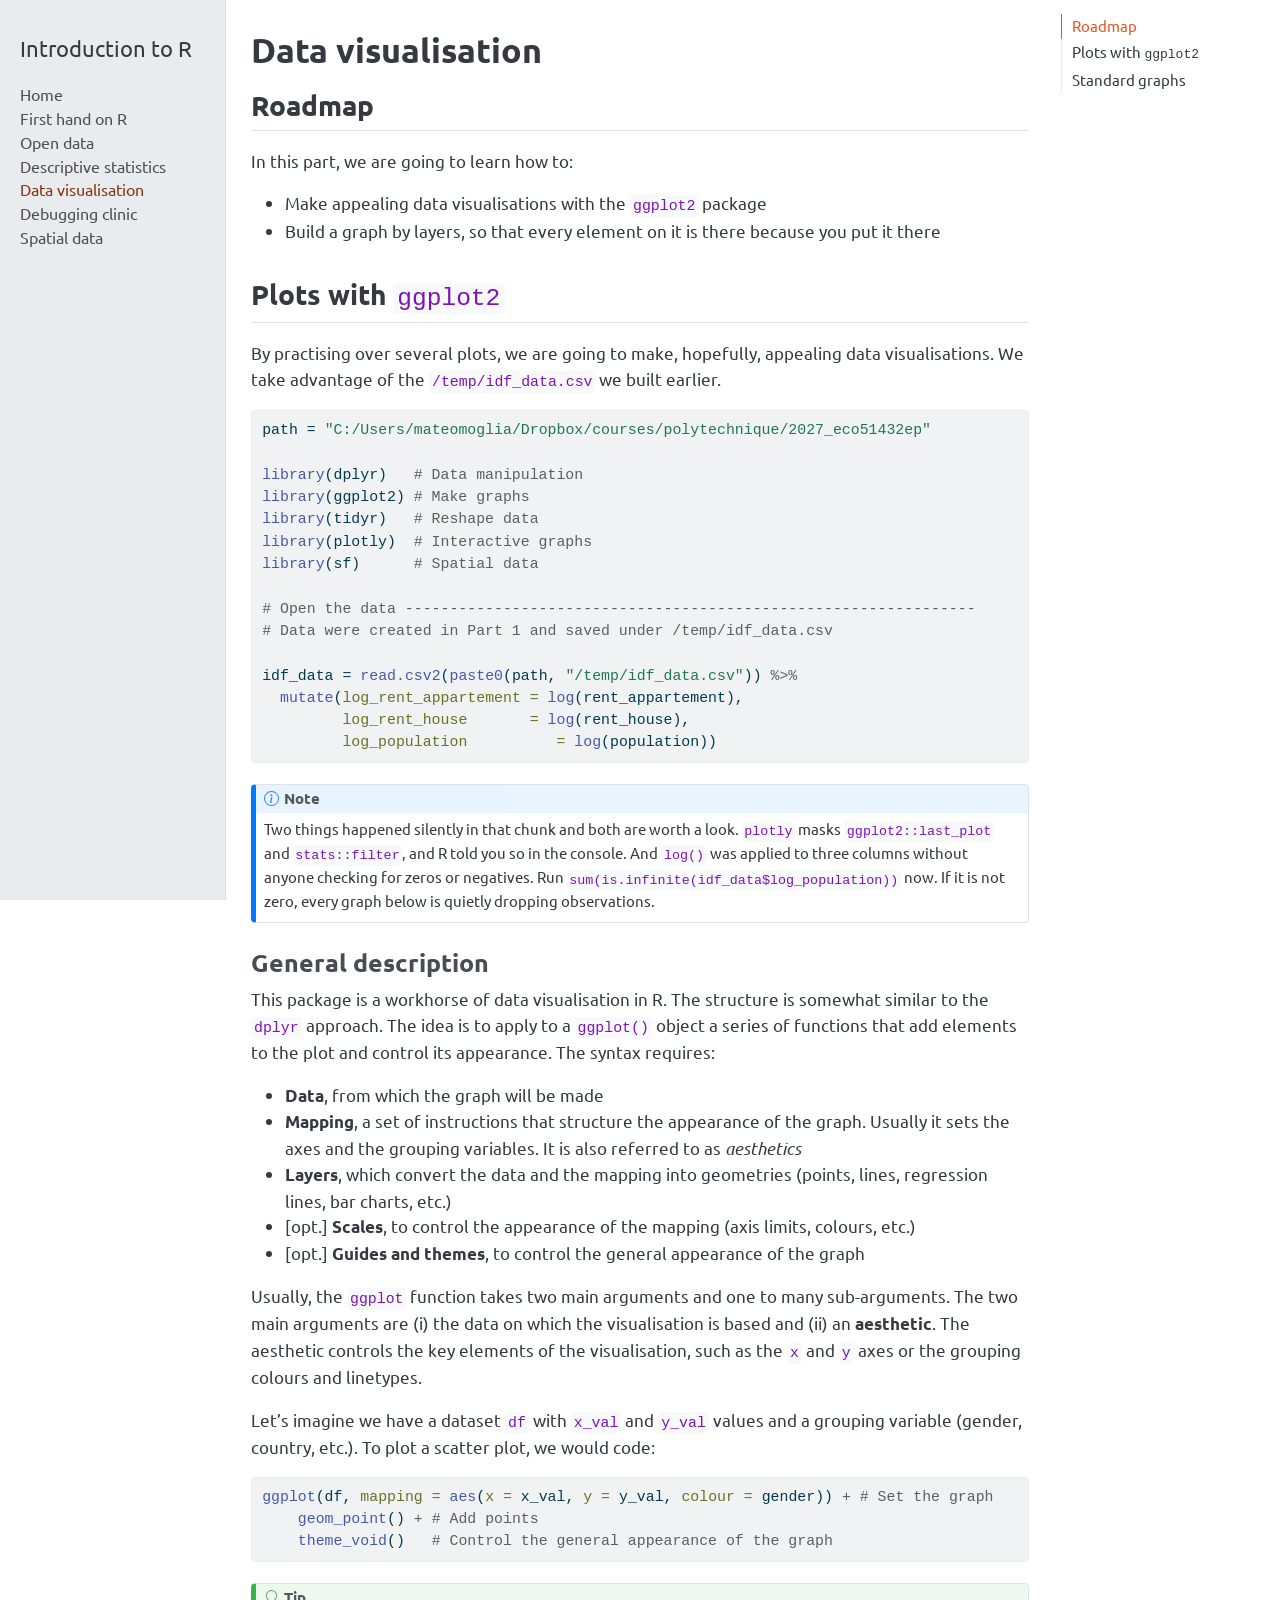
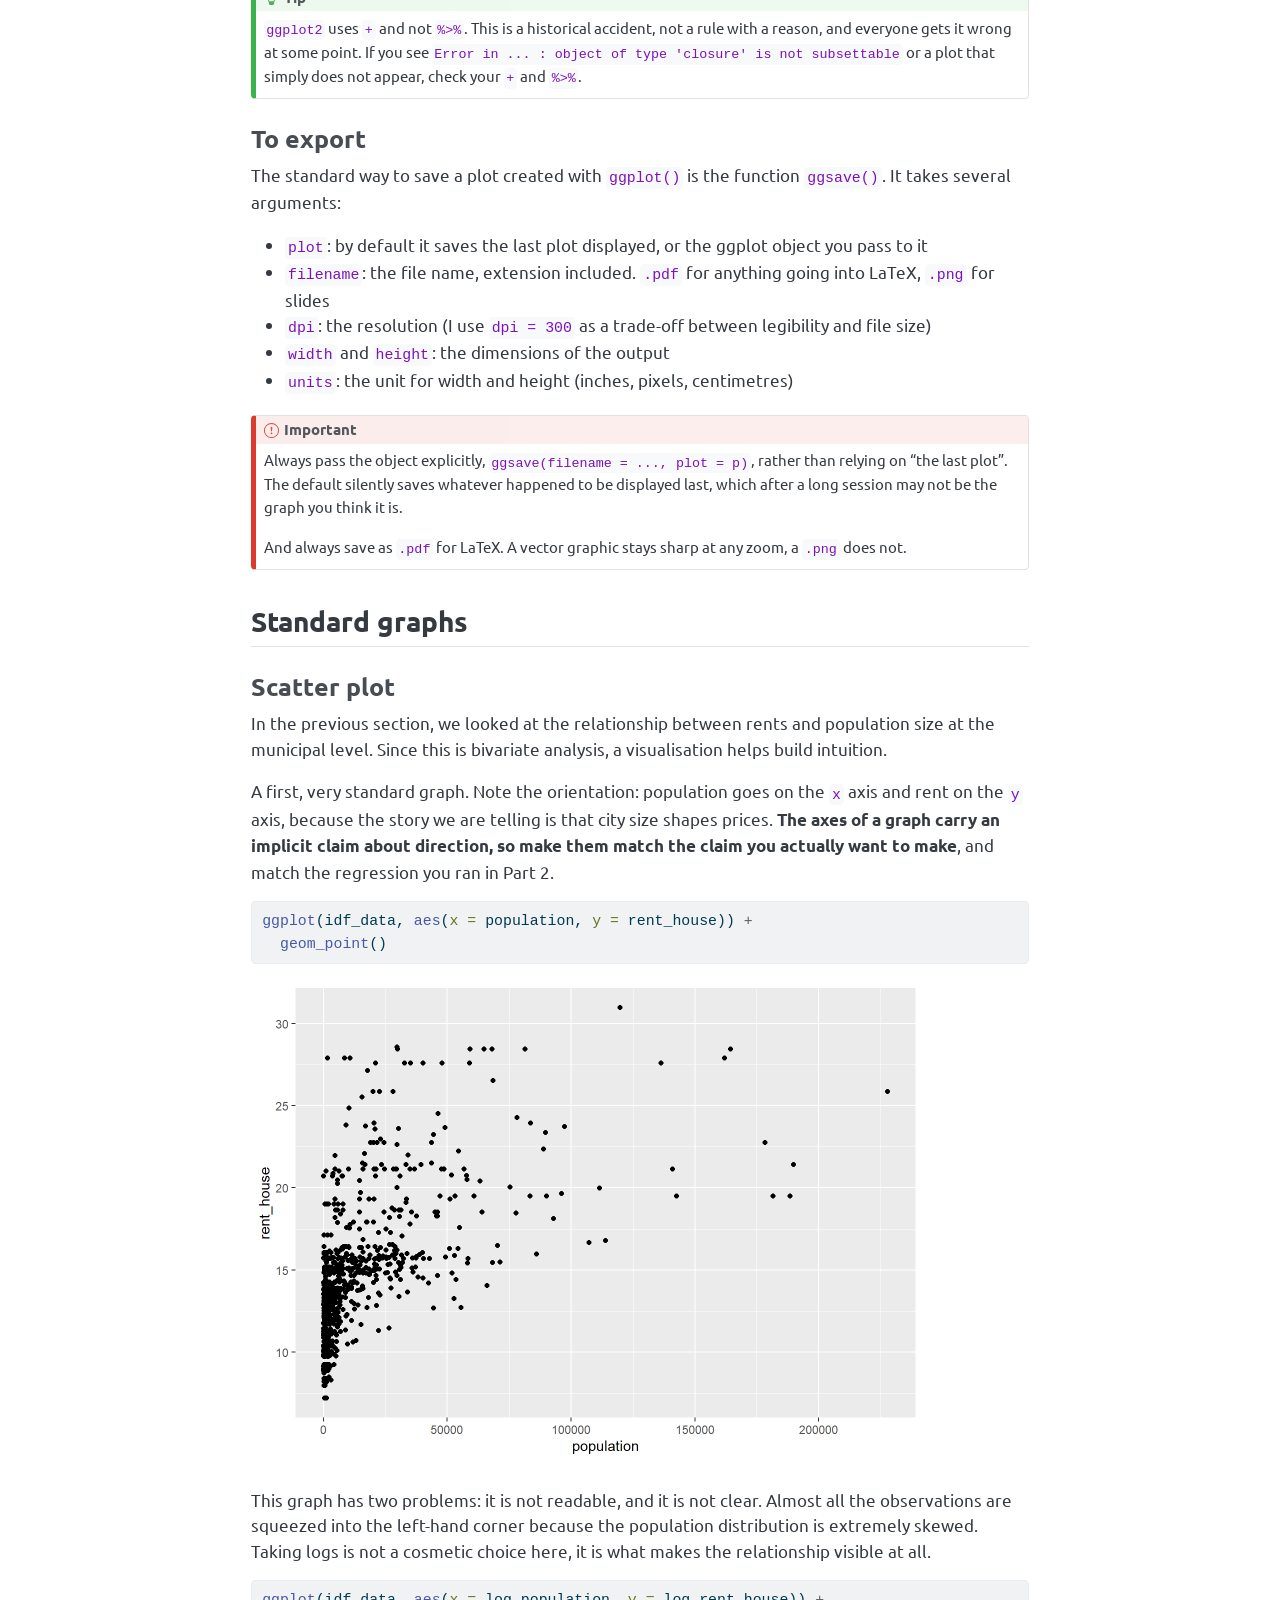
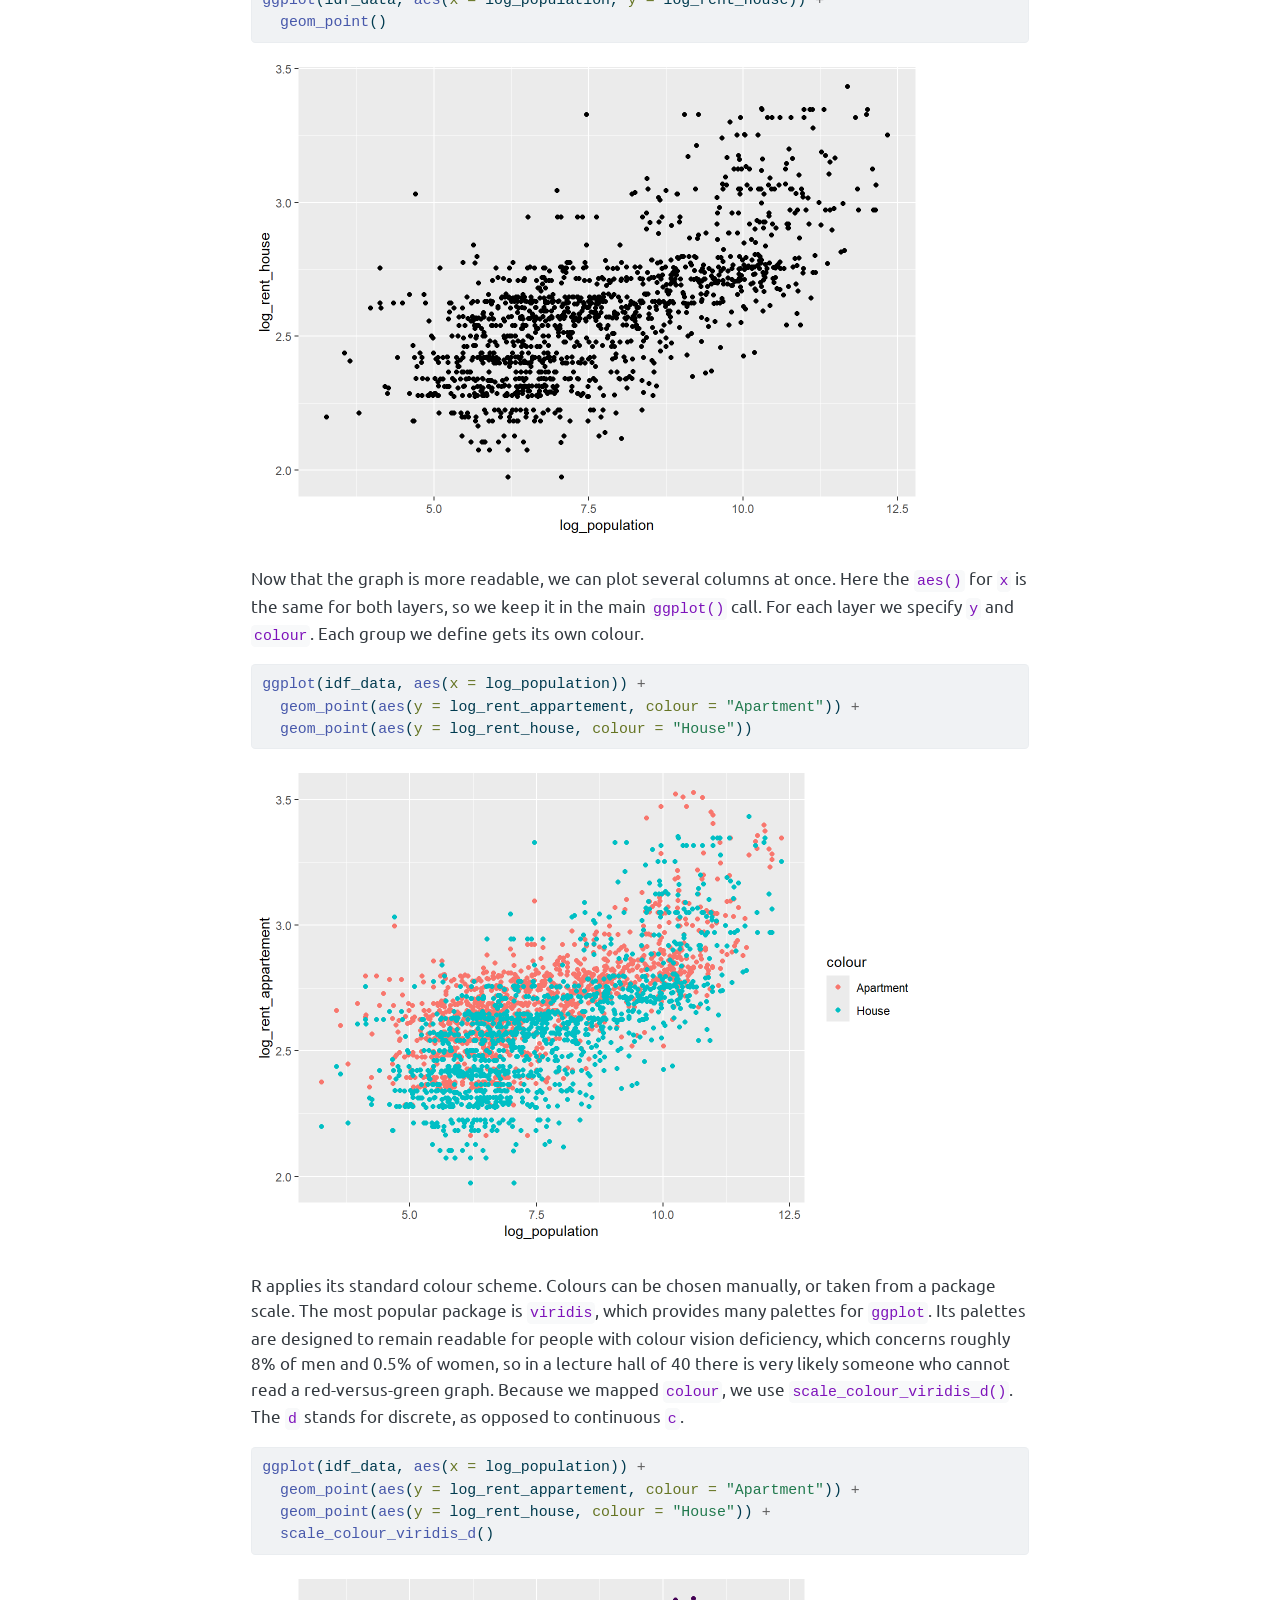
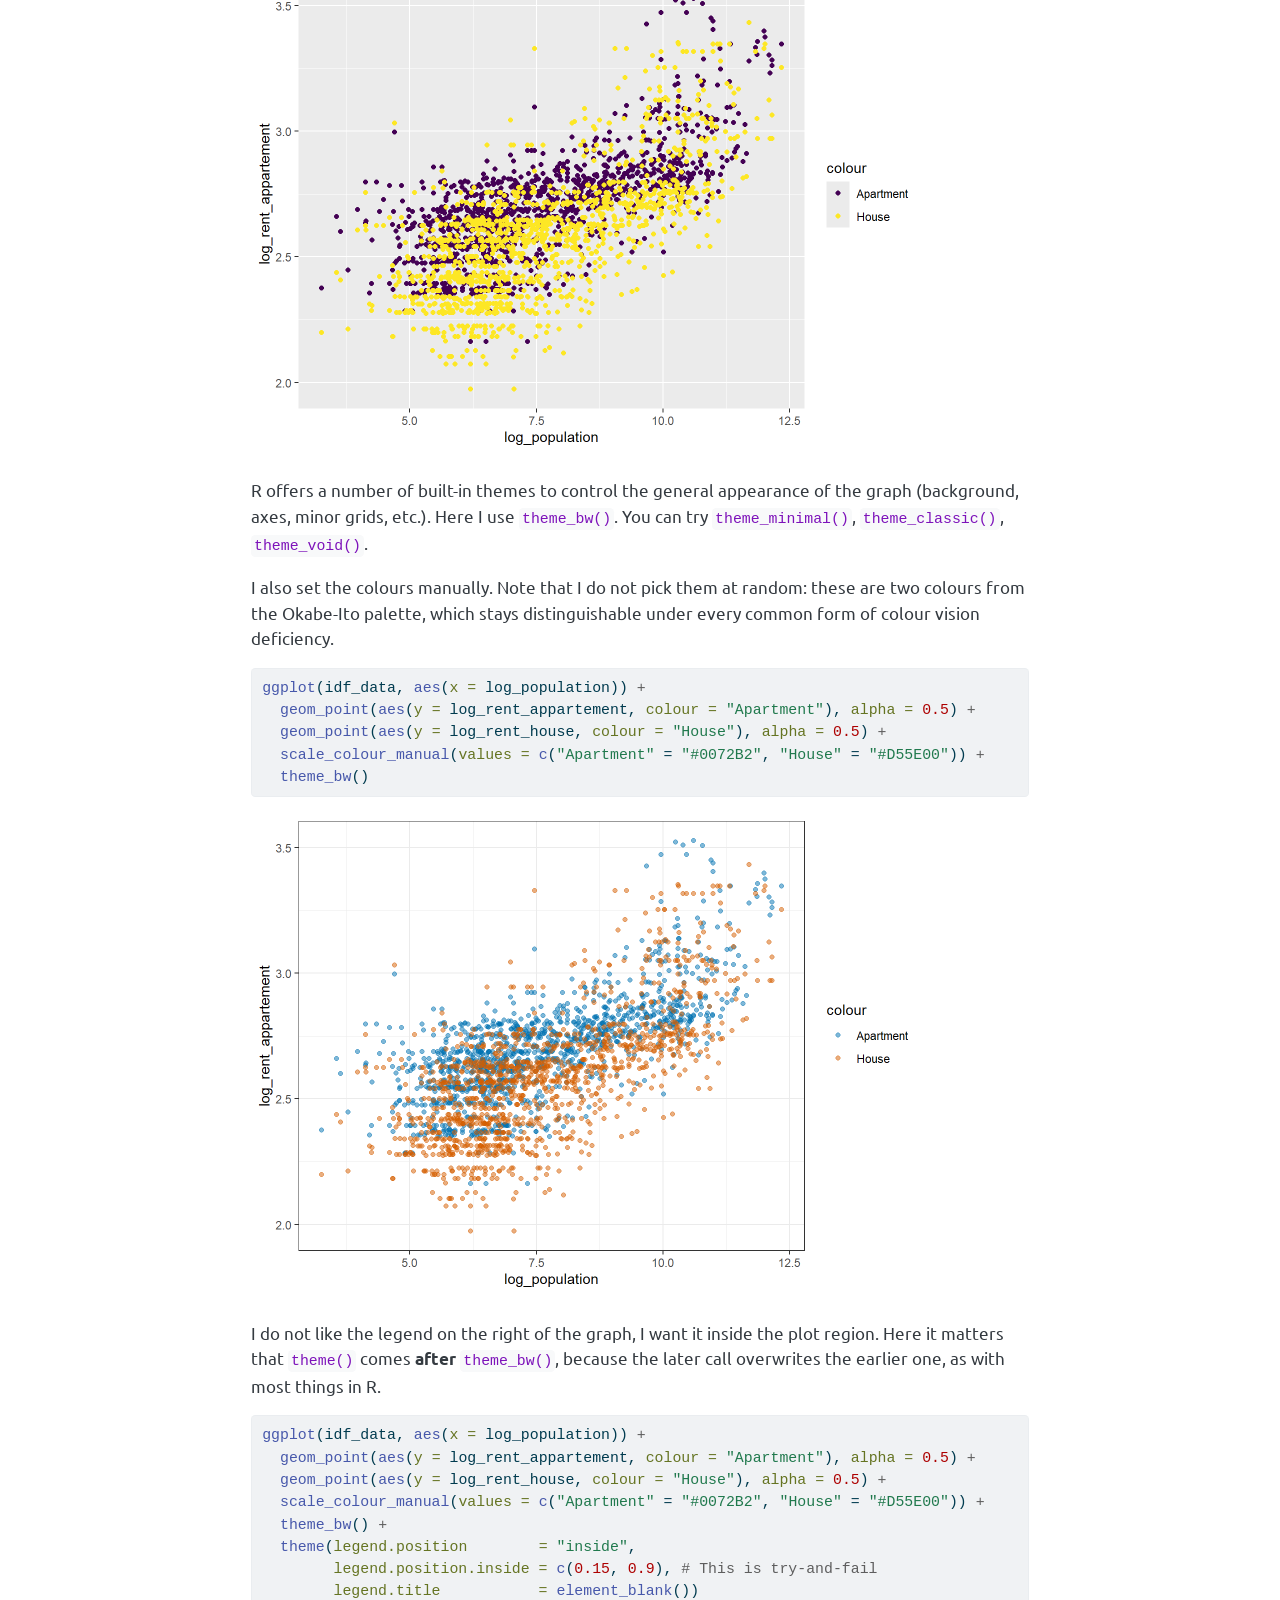
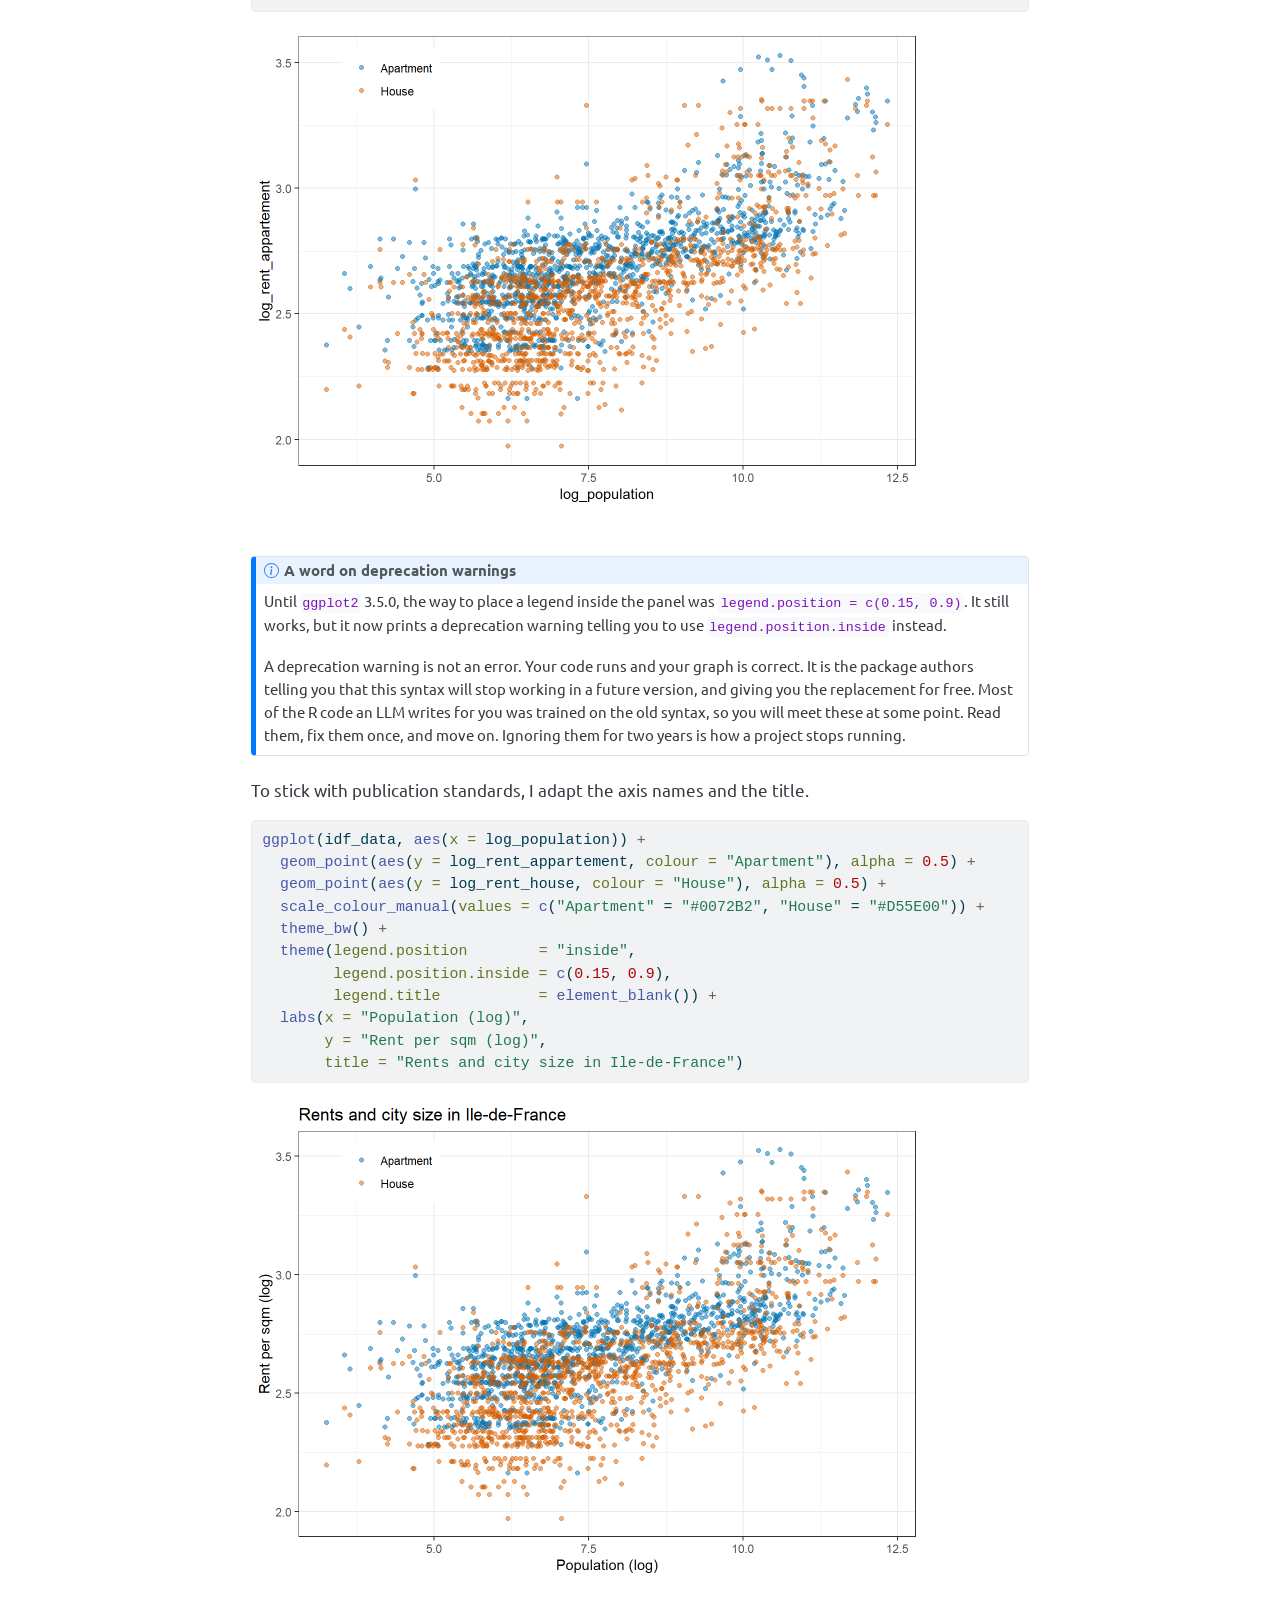
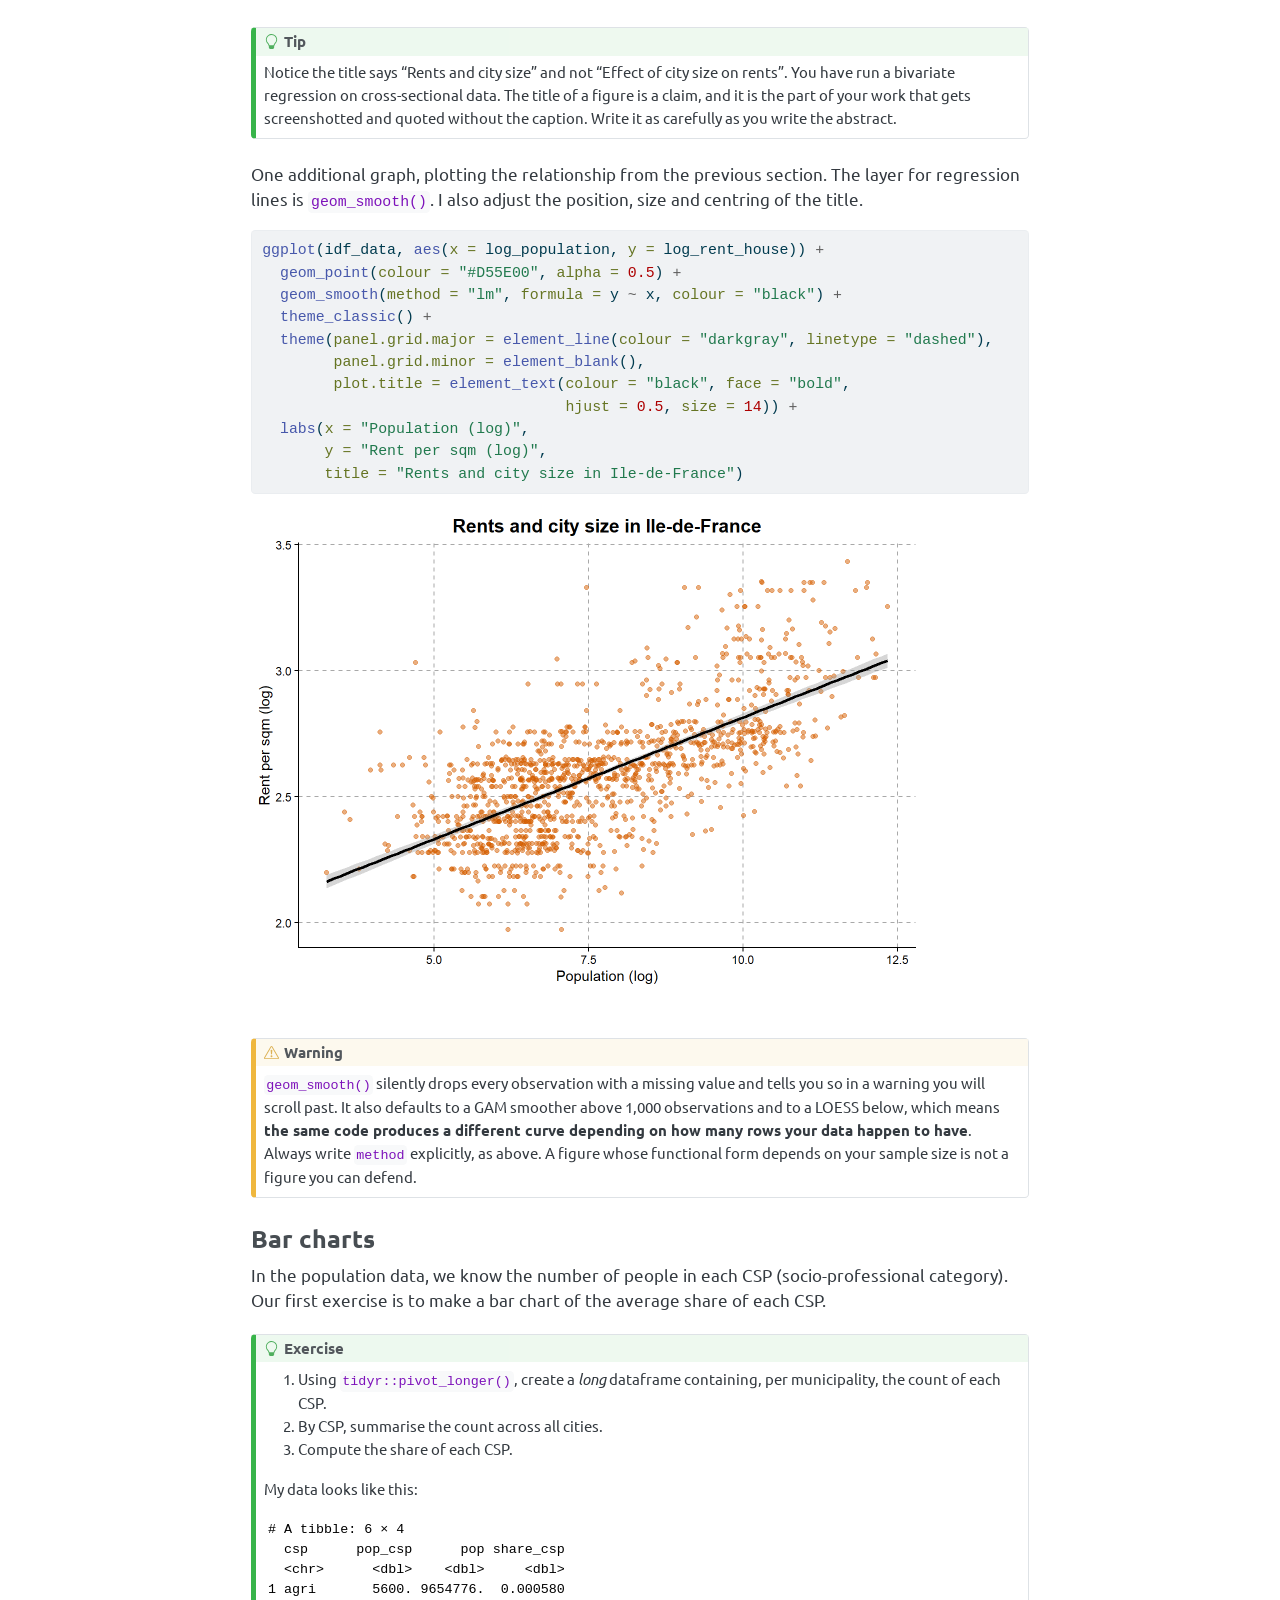
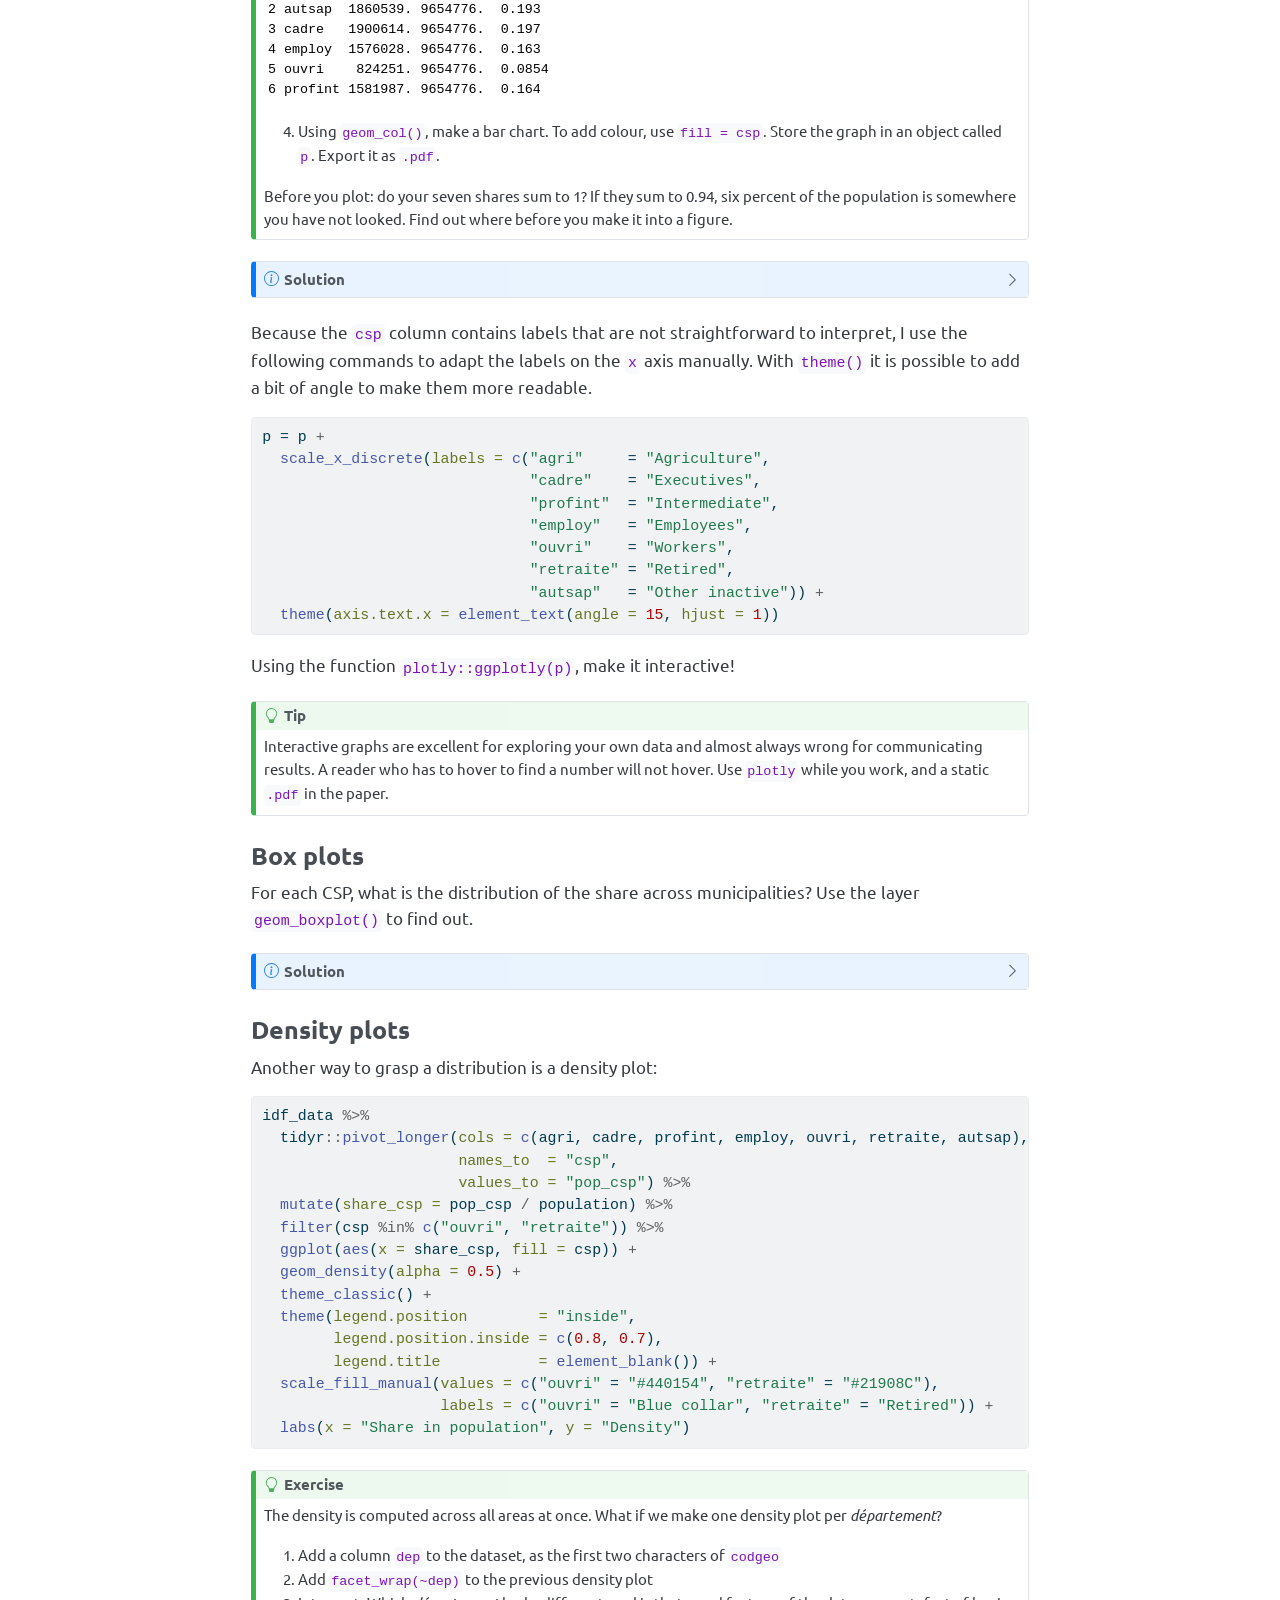
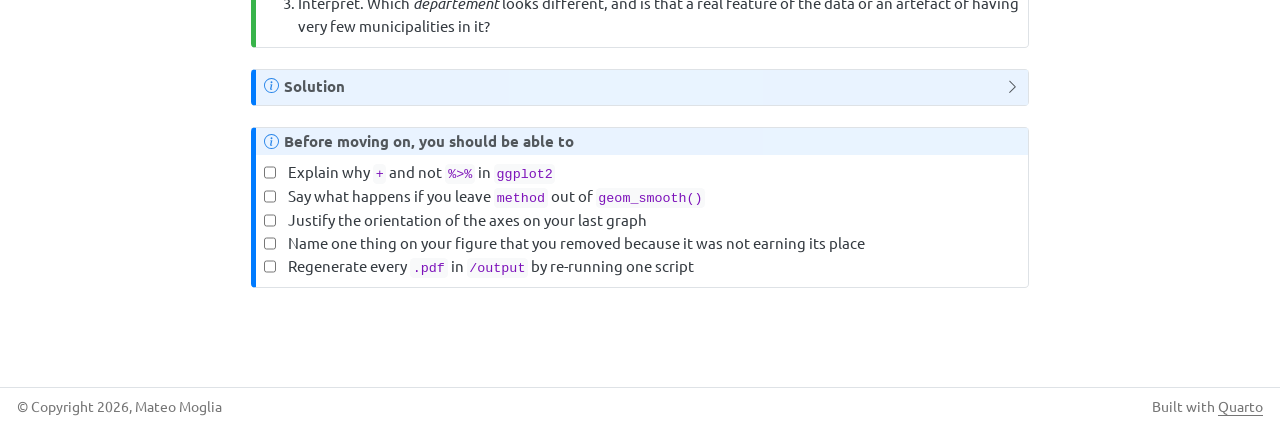
<file: part3_viz.html>
<!DOCTYPE html>
<html xmlns="http://www.w3.org/1999/xhtml" lang="en" xml:lang="en"><head>

<meta charset="utf-8">
<meta name="generator" content="quarto-1.6.40">

<meta name="viewport" content="width=device-width, initial-scale=1.0, user-scalable=yes">


<title>Data visualisation – Introduction to R</title>
<style>
code{white-space: pre-wrap;}
span.smallcaps{font-variant: small-caps;}
div.columns{display: flex; gap: min(4vw, 1.5em);}
div.column{flex: auto; overflow-x: auto;}
div.hanging-indent{margin-left: 1.5em; text-indent: -1.5em;}
ul.task-list{list-style: none;}
ul.task-list li input[type="checkbox"] {
  width: 0.8em;
  margin: 0 0.8em 0.2em -1em; /* quarto-specific, see https://github.com/quarto-dev/quarto-cli/issues/4556 */ 
  vertical-align: middle;
}
/* CSS for syntax highlighting */
pre > code.sourceCode { white-space: pre; position: relative; }
pre > code.sourceCode > span { line-height: 1.25; }
pre > code.sourceCode > span:empty { height: 1.2em; }
.sourceCode { overflow: visible; }
code.sourceCode > span { color: inherit; text-decoration: inherit; }
div.sourceCode { margin: 1em 0; }
pre.sourceCode { margin: 0; }
@media screen {
div.sourceCode { overflow: auto; }
}
@media print {
pre > code.sourceCode { white-space: pre-wrap; }
pre > code.sourceCode > span { display: inline-block; text-indent: -5em; padding-left: 5em; }
}
pre.numberSource code
  { counter-reset: source-line 0; }
pre.numberSource code > span
  { position: relative; left: -4em; counter-increment: source-line; }
pre.numberSource code > span > a:first-child::before
  { content: counter(source-line);
    position: relative; left: -1em; text-align: right; vertical-align: baseline;
    border: none; display: inline-block;
    -webkit-touch-callout: none; -webkit-user-select: none;
    -khtml-user-select: none; -moz-user-select: none;
    -ms-user-select: none; user-select: none;
    padding: 0 4px; width: 4em;
  }
pre.numberSource { margin-left: 3em;  padding-left: 4px; }
div.sourceCode
  {   }
@media screen {
pre > code.sourceCode > span > a:first-child::before { text-decoration: underline; }
}
</style>


<script src="site_libs/quarto-nav/quarto-nav.js"></script>
<script src="site_libs/quarto-nav/headroom.min.js"></script>
<script src="site_libs/clipboard/clipboard.min.js"></script>
<script src="site_libs/quarto-search/autocomplete.umd.js"></script>
<script src="site_libs/quarto-search/fuse.min.js"></script>
<script src="site_libs/quarto-search/quarto-search.js"></script>
<meta name="quarto:offset" content="./">
<script src="site_libs/quarto-html/quarto.js"></script>
<script src="site_libs/quarto-html/popper.min.js"></script>
<script src="site_libs/quarto-html/tippy.umd.min.js"></script>
<script src="site_libs/quarto-html/anchor.min.js"></script>
<link href="site_libs/quarto-html/tippy.css" rel="stylesheet">
<link href="site_libs/quarto-html/quarto-syntax-highlighting-549806ee2085284f45b00abea8c6df48.css" rel="stylesheet" id="quarto-text-highlighting-styles">
<script src="site_libs/bootstrap/bootstrap.min.js"></script>
<link href="site_libs/bootstrap/bootstrap-icons.css" rel="stylesheet">
<link href="site_libs/bootstrap/bootstrap-94ab712f215f0f28cf75fcc61d4e0fd5.min.css" rel="stylesheet" append-hash="true" id="quarto-bootstrap" data-mode="light">
<script id="quarto-search-options" type="application/json">{
  "location": "sidebar",
  "copy-button": false,
  "collapse-after": 3,
  "panel-placement": "start",
  "type": "textbox",
  "limit": 50,
  "keyboard-shortcut": [
    "f",
    "/",
    "s"
  ],
  "show-item-context": false,
  "language": {
    "search-no-results-text": "No results",
    "search-matching-documents-text": "matching documents",
    "search-copy-link-title": "Copy link to search",
    "search-hide-matches-text": "Hide additional matches",
    "search-more-match-text": "more match in this document",
    "search-more-matches-text": "more matches in this document",
    "search-clear-button-title": "Clear",
    "search-text-placeholder": "",
    "search-detached-cancel-button-title": "Cancel",
    "search-submit-button-title": "Submit",
    "search-label": "Search"
  }
}</script>


</head>

<body class="nav-sidebar docked">

<div id="quarto-search-results"></div>
  <header id="quarto-header" class="headroom fixed-top">
  <nav class="quarto-secondary-nav">
    <div class="container-fluid d-flex">
      <button type="button" class="quarto-btn-toggle btn" data-bs-toggle="collapse" role="button" data-bs-target=".quarto-sidebar-collapse-item" aria-controls="quarto-sidebar" aria-expanded="false" aria-label="Toggle sidebar navigation" onclick="if (window.quartoToggleHeadroom) { window.quartoToggleHeadroom(); }">
        <i class="bi bi-layout-text-sidebar-reverse"></i>
      </button>
        <nav class="quarto-page-breadcrumbs" aria-label="breadcrumb"><ol class="breadcrumb"><li class="breadcrumb-item"><a href="./part3_viz.html">Data visualisation</a></li></ol></nav>
        <a class="flex-grow-1" role="navigation" data-bs-toggle="collapse" data-bs-target=".quarto-sidebar-collapse-item" aria-controls="quarto-sidebar" aria-expanded="false" aria-label="Toggle sidebar navigation" onclick="if (window.quartoToggleHeadroom) { window.quartoToggleHeadroom(); }">      
        </a>
    </div>
  </nav>
</header>
<!-- content -->
<div id="quarto-content" class="quarto-container page-columns page-rows-contents page-layout-article">
<!-- sidebar -->
  <nav id="quarto-sidebar" class="sidebar collapse collapse-horizontal quarto-sidebar-collapse-item sidebar-navigation docked overflow-auto">
    <div class="pt-lg-2 mt-2 text-left sidebar-header">
    <div class="sidebar-title mb-0 py-0">
      <a href="./">Introduction to R</a> 
    </div>
      </div>
    <div class="sidebar-menu-container"> 
    <ul class="list-unstyled mt-1">
        <li class="sidebar-item">
  <div class="sidebar-item-container"> 
  <a href="./index.html" class="sidebar-item-text sidebar-link">
 <span class="menu-text">Home</span></a>
  </div>
</li>
        <li class="sidebar-item">
  <div class="sidebar-item-container"> 
  <a href="./part0_r.html" class="sidebar-item-text sidebar-link">
 <span class="menu-text">First hand on R</span></a>
  </div>
</li>
        <li class="sidebar-item">
  <div class="sidebar-item-container"> 
  <a href="./part1_data.html" class="sidebar-item-text sidebar-link">
 <span class="menu-text">Open data</span></a>
  </div>
</li>
        <li class="sidebar-item">
  <div class="sidebar-item-container"> 
  <a href="./part2_desc.html" class="sidebar-item-text sidebar-link">
 <span class="menu-text">Descriptive statistics</span></a>
  </div>
</li>
        <li class="sidebar-item">
  <div class="sidebar-item-container"> 
  <a href="./part3_viz.html" class="sidebar-item-text sidebar-link active">
 <span class="menu-text">Data visualisation</span></a>
  </div>
</li>
        <li class="sidebar-item">
  <div class="sidebar-item-container"> 
  <a href="./part5_debug.html" class="sidebar-item-text sidebar-link">
 <span class="menu-text">Debugging clinic</span></a>
  </div>
</li>
        <li class="sidebar-item">
  <div class="sidebar-item-container"> 
  <a href="./part4_spatial.html" class="sidebar-item-text sidebar-link">
 <span class="menu-text">Spatial data</span></a>
  </div>
</li>
    </ul>
    </div>
</nav>
<div id="quarto-sidebar-glass" class="quarto-sidebar-collapse-item" data-bs-toggle="collapse" data-bs-target=".quarto-sidebar-collapse-item"></div>
<!-- margin-sidebar -->
    <div id="quarto-margin-sidebar" class="sidebar margin-sidebar">
        <nav id="TOC" role="doc-toc" class="toc-active">
   
  <ul>
  <li><a href="#roadmap" id="toc-roadmap" class="nav-link active" data-scroll-target="#roadmap">Roadmap</a></li>
  <li><a href="#plots-with-ggplot2" id="toc-plots-with-ggplot2" class="nav-link" data-scroll-target="#plots-with-ggplot2">Plots with <code>ggplot2</code></a>
  <ul class="collapse">
  <li><a href="#general-description" id="toc-general-description" class="nav-link" data-scroll-target="#general-description">General description</a></li>
  <li><a href="#to-export" id="toc-to-export" class="nav-link" data-scroll-target="#to-export">To export</a></li>
  </ul></li>
  <li><a href="#standard-graphs" id="toc-standard-graphs" class="nav-link" data-scroll-target="#standard-graphs">Standard graphs</a>
  <ul class="collapse">
  <li><a href="#scatter-plot" id="toc-scatter-plot" class="nav-link" data-scroll-target="#scatter-plot">Scatter plot</a></li>
  <li><a href="#bar-charts" id="toc-bar-charts" class="nav-link" data-scroll-target="#bar-charts">Bar charts</a></li>
  <li><a href="#box-plots" id="toc-box-plots" class="nav-link" data-scroll-target="#box-plots">Box plots</a></li>
  <li><a href="#density-plots" id="toc-density-plots" class="nav-link" data-scroll-target="#density-plots">Density plots</a></li>
  </ul></li>
  </ul>
</nav>
    </div>
<!-- main -->
<main class="content" id="quarto-document-content">

<header id="title-block-header" class="quarto-title-block default">
<div class="quarto-title">
<h1 class="title">Data visualisation</h1>
</div>



<div class="quarto-title-meta">

    
  
    
  </div>
  


</header>


<section id="roadmap" class="level2">
<h2 class="anchored" data-anchor-id="roadmap">Roadmap</h2>
<p>In this part, we are going to learn how to:</p>
<ul>
<li>Make appealing data visualisations with the <code>ggplot2</code> package</li>
<li>Build a graph by layers, so that every element on it is there because you put it there</li>
</ul>
</section>
<section id="plots-with-ggplot2" class="level2">
<h2 class="anchored" data-anchor-id="plots-with-ggplot2">Plots with <code>ggplot2</code></h2>
<p>By practising over several plots, we are going to make, hopefully, appealing data visualisations. We take advantage of the <code>/temp/idf_data.csv</code> we built earlier.</p>
<div class="cell">
<div class="sourceCode cell-code" id="cb1"><pre class="sourceCode r code-with-copy"><code class="sourceCode r"><span id="cb1-1"><a href="#cb1-1" aria-hidden="true" tabindex="-1"></a>path <span class="ot">=</span> <span class="st">"C:/Users/mateomoglia/Dropbox/courses/polytechnique/2027_eco51432ep"</span></span>
<span id="cb1-2"><a href="#cb1-2" aria-hidden="true" tabindex="-1"></a></span>
<span id="cb1-3"><a href="#cb1-3" aria-hidden="true" tabindex="-1"></a><span class="fu">library</span>(dplyr)   <span class="co"># Data manipulation</span></span>
<span id="cb1-4"><a href="#cb1-4" aria-hidden="true" tabindex="-1"></a><span class="fu">library</span>(ggplot2) <span class="co"># Make graphs</span></span>
<span id="cb1-5"><a href="#cb1-5" aria-hidden="true" tabindex="-1"></a><span class="fu">library</span>(tidyr)   <span class="co"># Reshape data</span></span>
<span id="cb1-6"><a href="#cb1-6" aria-hidden="true" tabindex="-1"></a><span class="fu">library</span>(plotly)  <span class="co"># Interactive graphs</span></span>
<span id="cb1-7"><a href="#cb1-7" aria-hidden="true" tabindex="-1"></a><span class="fu">library</span>(sf)      <span class="co"># Spatial data</span></span>
<span id="cb1-8"><a href="#cb1-8" aria-hidden="true" tabindex="-1"></a></span>
<span id="cb1-9"><a href="#cb1-9" aria-hidden="true" tabindex="-1"></a><span class="co"># Open the data ----------------------------------------------------------------</span></span>
<span id="cb1-10"><a href="#cb1-10" aria-hidden="true" tabindex="-1"></a><span class="co"># Data were created in Part 1 and saved under /temp/idf_data.csv</span></span>
<span id="cb1-11"><a href="#cb1-11" aria-hidden="true" tabindex="-1"></a></span>
<span id="cb1-12"><a href="#cb1-12" aria-hidden="true" tabindex="-1"></a>idf_data <span class="ot">=</span> <span class="fu">read.csv2</span>(<span class="fu">paste0</span>(path, <span class="st">"/temp/idf_data.csv"</span>)) <span class="sc">%&gt;%</span></span>
<span id="cb1-13"><a href="#cb1-13" aria-hidden="true" tabindex="-1"></a>  <span class="fu">mutate</span>(<span class="at">log_rent_appartement =</span> <span class="fu">log</span>(rent_appartement),</span>
<span id="cb1-14"><a href="#cb1-14" aria-hidden="true" tabindex="-1"></a>         <span class="at">log_rent_house       =</span> <span class="fu">log</span>(rent_house),</span>
<span id="cb1-15"><a href="#cb1-15" aria-hidden="true" tabindex="-1"></a>         <span class="at">log_population          =</span> <span class="fu">log</span>(population))</span></code><button title="Copy to Clipboard" class="code-copy-button"><i class="bi"></i></button></pre></div>
</div>
<div class="callout callout-style-default callout-note callout-titled">
<div class="callout-header d-flex align-content-center">
<div class="callout-icon-container">
<i class="callout-icon"></i>
</div>
<div class="callout-title-container flex-fill">
Note
</div>
</div>
<div class="callout-body-container callout-body">
<p>Two things happened silently in that chunk and both are worth a look. <code>plotly</code> masks <code>ggplot2::last_plot</code> and <code>stats::filter</code>, and R told you so in the console. And <code>log()</code> was applied to three columns without anyone checking for zeros or negatives. Run <code>sum(is.infinite(idf_data$log_population))</code> now. If it is not zero, every graph below is quietly dropping observations.</p>
</div>
</div>
<section id="general-description" class="level3">
<h3 class="anchored" data-anchor-id="general-description">General description</h3>
<p>This package is a workhorse of data visualisation in R. The structure is somewhat similar to the <code>dplyr</code> approach. The idea is to apply to a <code>ggplot()</code> object a series of functions that add elements to the plot and control its appearance. The syntax requires:</p>
<ul>
<li><strong>Data</strong>, from which the graph will be made</li>
<li><strong>Mapping</strong>, a set of instructions that structure the appearance of the graph. Usually it sets the axes and the grouping variables. It is also referred to as <em>aesthetics</em></li>
<li><strong>Layers</strong>, which convert the data and the mapping into geometries (points, lines, regression lines, bar charts, etc.)</li>
<li>[opt.] <strong>Scales</strong>, to control the appearance of the mapping (axis limits, colours, etc.)</li>
<li>[opt.] <strong>Guides and themes</strong>, to control the general appearance of the graph</li>
</ul>
<p>Usually, the <code>ggplot</code> function takes two main arguments and one to many sub-arguments. The two main arguments are (i) the data on which the visualisation is based and (ii) an <strong>aesthetic</strong>. The aesthetic controls the key elements of the visualisation, such as the <code>x</code> and <code>y</code> axes or the grouping colours and linetypes.</p>
<p>Let’s imagine we have a dataset <code>df</code> with <code>x_val</code> and <code>y_val</code> values and a grouping variable (gender, country, etc.). To plot a scatter plot, we would code:</p>
<div class="cell">
<div class="sourceCode cell-code" id="cb2"><pre class="sourceCode r code-with-copy"><code class="sourceCode r"><span id="cb2-1"><a href="#cb2-1" aria-hidden="true" tabindex="-1"></a><span class="fu">ggplot</span>(df, <span class="at">mapping =</span> <span class="fu">aes</span>(<span class="at">x =</span> x_val, <span class="at">y =</span> y_val, <span class="at">colour =</span> gender)) <span class="sc">+</span> <span class="co"># Set the graph</span></span>
<span id="cb2-2"><a href="#cb2-2" aria-hidden="true" tabindex="-1"></a>    <span class="fu">geom_point</span>() <span class="sc">+</span> <span class="co"># Add points</span></span>
<span id="cb2-3"><a href="#cb2-3" aria-hidden="true" tabindex="-1"></a>    <span class="fu">theme_void</span>()   <span class="co"># Control the general appearance of the graph</span></span></code><button title="Copy to Clipboard" class="code-copy-button"><i class="bi"></i></button></pre></div>
</div>
<div class="callout callout-style-default callout-tip callout-titled">
<div class="callout-header d-flex align-content-center">
<div class="callout-icon-container">
<i class="callout-icon"></i>
</div>
<div class="callout-title-container flex-fill">
Tip
</div>
</div>
<div class="callout-body-container callout-body">
<p><code>ggplot2</code> uses <code>+</code> and not <code>%&gt;%</code>. This is a historical accident, not a rule with a reason, and everyone gets it wrong at some point. If you see <code>Error in ... : object of type 'closure' is not subsettable</code> or a plot that simply does not appear, check your <code>+</code> and <code>%&gt;%</code>.</p>
</div>
</div>
</section>
<section id="to-export" class="level3">
<h3 class="anchored" data-anchor-id="to-export">To export</h3>
<p>The standard way to save a plot created with <code>ggplot()</code> is the function <code>ggsave()</code>. It takes several arguments:</p>
<ul>
<li><code>plot</code>: by default it saves the last plot displayed, or the ggplot object you pass to it</li>
<li><code>filename</code>: the file name, extension included. <code>.pdf</code> for anything going into LaTeX, <code>.png</code> for slides</li>
<li><code>dpi</code>: the resolution (I use <code>dpi = 300</code> as a trade-off between legibility and file size)</li>
<li><code>width</code> and <code>height</code>: the dimensions of the output</li>
<li><code>units</code>: the unit for width and height (inches, pixels, centimetres)</li>
</ul>
<div class="callout callout-style-default callout-important callout-titled">
<div class="callout-header d-flex align-content-center">
<div class="callout-icon-container">
<i class="callout-icon"></i>
</div>
<div class="callout-title-container flex-fill">
Important
</div>
</div>
<div class="callout-body-container callout-body">
<p>Always pass the object explicitly, <code>ggsave(filename = ..., plot = p)</code>, rather than relying on “the last plot”. The default silently saves whatever happened to be displayed last, which after a long session may not be the graph you think it is.</p>
<p>And always save as <code>.pdf</code> for LaTeX. A vector graphic stays sharp at any zoom, a <code>.png</code> does not.</p>
</div>
</div>
</section>
</section>
<section id="standard-graphs" class="level2">
<h2 class="anchored" data-anchor-id="standard-graphs">Standard graphs</h2>
<section id="scatter-plot" class="level3">
<h3 class="anchored" data-anchor-id="scatter-plot">Scatter plot</h3>
<p>In the previous section, we looked at the relationship between rents and population size at the municipal level. Since this is bivariate analysis, a visualisation helps build intuition.</p>
<p>A first, very standard graph. Note the orientation: population goes on the <code>x</code> axis and rent on the <code>y</code> axis, because the story we are telling is that city size shapes prices. <strong>The axes of a graph carry an implicit claim about direction, so make them match the claim you actually want to make</strong>, and match the regression you ran in Part 2.</p>
<div class="cell">
<div class="sourceCode cell-code" id="cb3"><pre class="sourceCode r code-with-copy"><code class="sourceCode r"><span id="cb3-1"><a href="#cb3-1" aria-hidden="true" tabindex="-1"></a><span class="fu">ggplot</span>(idf_data, <span class="fu">aes</span>(<span class="at">x =</span> population, <span class="at">y =</span> rent_house)) <span class="sc">+</span></span>
<span id="cb3-2"><a href="#cb3-2" aria-hidden="true" tabindex="-1"></a>  <span class="fu">geom_point</span>()</span></code><button title="Copy to Clipboard" class="code-copy-button"><i class="bi"></i></button></pre></div>
<div class="cell-output-display">
<div>
<figure class="figure">
<p><img src="part3_viz_files/figure-html/unnamed-chunk-4-1.png" class="img-fluid figure-img" width="672"></p>
</figure>
</div>
</div>
</div>
<p>This graph has two problems: it is not readable, and it is not clear. Almost all the observations are squeezed into the left-hand corner because the population distribution is extremely skewed. Taking logs is not a cosmetic choice here, it is what makes the relationship visible at all.</p>
<div class="cell">
<div class="sourceCode cell-code" id="cb4"><pre class="sourceCode r code-with-copy"><code class="sourceCode r"><span id="cb4-1"><a href="#cb4-1" aria-hidden="true" tabindex="-1"></a><span class="fu">ggplot</span>(idf_data, <span class="fu">aes</span>(<span class="at">x =</span> log_population, <span class="at">y =</span> log_rent_house)) <span class="sc">+</span></span>
<span id="cb4-2"><a href="#cb4-2" aria-hidden="true" tabindex="-1"></a>  <span class="fu">geom_point</span>()</span></code><button title="Copy to Clipboard" class="code-copy-button"><i class="bi"></i></button></pre></div>
<div class="cell-output-display">
<div>
<figure class="figure">
<p><img src="part3_viz_files/figure-html/unnamed-chunk-5-1.png" class="img-fluid figure-img" width="672"></p>
</figure>
</div>
</div>
</div>
<p>Now that the graph is more readable, we can plot several columns at once. Here the <code>aes()</code> for <code>x</code> is the same for both layers, so we keep it in the main <code>ggplot()</code> call. For each layer we specify <code>y</code> and <code>colour</code>. Each group we define gets its own colour.</p>
<div class="cell">
<div class="sourceCode cell-code" id="cb5"><pre class="sourceCode r code-with-copy"><code class="sourceCode r"><span id="cb5-1"><a href="#cb5-1" aria-hidden="true" tabindex="-1"></a><span class="fu">ggplot</span>(idf_data, <span class="fu">aes</span>(<span class="at">x =</span> log_population)) <span class="sc">+</span></span>
<span id="cb5-2"><a href="#cb5-2" aria-hidden="true" tabindex="-1"></a>  <span class="fu">geom_point</span>(<span class="fu">aes</span>(<span class="at">y =</span> log_rent_appartement, <span class="at">colour =</span> <span class="st">"Apartment"</span>)) <span class="sc">+</span></span>
<span id="cb5-3"><a href="#cb5-3" aria-hidden="true" tabindex="-1"></a>  <span class="fu">geom_point</span>(<span class="fu">aes</span>(<span class="at">y =</span> log_rent_house, <span class="at">colour =</span> <span class="st">"House"</span>))</span></code><button title="Copy to Clipboard" class="code-copy-button"><i class="bi"></i></button></pre></div>
<div class="cell-output-display">
<div>
<figure class="figure">
<p><img src="part3_viz_files/figure-html/unnamed-chunk-6-1.png" class="img-fluid figure-img" width="672"></p>
</figure>
</div>
</div>
</div>
<p>R applies its standard colour scheme. Colours can be chosen manually, or taken from a package scale. The most popular package is <code>viridis</code>, which provides many palettes for <code>ggplot</code>. Its palettes are designed to remain readable for people with colour vision deficiency, which concerns roughly 8% of men and 0.5% of women, so in a lecture hall of 40 there is very likely someone who cannot read a red-versus-green graph. Because we mapped <code>colour</code>, we use <code>scale_colour_viridis_d()</code>. The <code>d</code> stands for discrete, as opposed to continuous <code>c</code>.</p>
<div class="cell">
<div class="sourceCode cell-code" id="cb6"><pre class="sourceCode r code-with-copy"><code class="sourceCode r"><span id="cb6-1"><a href="#cb6-1" aria-hidden="true" tabindex="-1"></a><span class="fu">ggplot</span>(idf_data, <span class="fu">aes</span>(<span class="at">x =</span> log_population)) <span class="sc">+</span></span>
<span id="cb6-2"><a href="#cb6-2" aria-hidden="true" tabindex="-1"></a>  <span class="fu">geom_point</span>(<span class="fu">aes</span>(<span class="at">y =</span> log_rent_appartement, <span class="at">colour =</span> <span class="st">"Apartment"</span>)) <span class="sc">+</span></span>
<span id="cb6-3"><a href="#cb6-3" aria-hidden="true" tabindex="-1"></a>  <span class="fu">geom_point</span>(<span class="fu">aes</span>(<span class="at">y =</span> log_rent_house, <span class="at">colour =</span> <span class="st">"House"</span>)) <span class="sc">+</span></span>
<span id="cb6-4"><a href="#cb6-4" aria-hidden="true" tabindex="-1"></a>  <span class="fu">scale_colour_viridis_d</span>()</span></code><button title="Copy to Clipboard" class="code-copy-button"><i class="bi"></i></button></pre></div>
<div class="cell-output-display">
<div>
<figure class="figure">
<p><img src="part3_viz_files/figure-html/unnamed-chunk-7-1.png" class="img-fluid figure-img" width="672"></p>
</figure>
</div>
</div>
</div>
<p>R offers a number of built-in themes to control the general appearance of the graph (background, axes, minor grids, etc.). Here I use <code>theme_bw()</code>. You can try <code>theme_minimal()</code>, <code>theme_classic()</code>, <code>theme_void()</code>.</p>
<p>I also set the colours manually. Note that I do not pick them at random: these are two colours from the Okabe-Ito palette, which stays distinguishable under every common form of colour vision deficiency.</p>
<div class="cell">
<div class="sourceCode cell-code" id="cb7"><pre class="sourceCode r code-with-copy"><code class="sourceCode r"><span id="cb7-1"><a href="#cb7-1" aria-hidden="true" tabindex="-1"></a><span class="fu">ggplot</span>(idf_data, <span class="fu">aes</span>(<span class="at">x =</span> log_population)) <span class="sc">+</span></span>
<span id="cb7-2"><a href="#cb7-2" aria-hidden="true" tabindex="-1"></a>  <span class="fu">geom_point</span>(<span class="fu">aes</span>(<span class="at">y =</span> log_rent_appartement, <span class="at">colour =</span> <span class="st">"Apartment"</span>), <span class="at">alpha =</span> <span class="fl">0.5</span>) <span class="sc">+</span></span>
<span id="cb7-3"><a href="#cb7-3" aria-hidden="true" tabindex="-1"></a>  <span class="fu">geom_point</span>(<span class="fu">aes</span>(<span class="at">y =</span> log_rent_house, <span class="at">colour =</span> <span class="st">"House"</span>), <span class="at">alpha =</span> <span class="fl">0.5</span>) <span class="sc">+</span></span>
<span id="cb7-4"><a href="#cb7-4" aria-hidden="true" tabindex="-1"></a>  <span class="fu">scale_colour_manual</span>(<span class="at">values =</span> <span class="fu">c</span>(<span class="st">"Apartment"</span> <span class="ot">=</span> <span class="st">"#0072B2"</span>, <span class="st">"House"</span> <span class="ot">=</span> <span class="st">"#D55E00"</span>)) <span class="sc">+</span></span>
<span id="cb7-5"><a href="#cb7-5" aria-hidden="true" tabindex="-1"></a>  <span class="fu">theme_bw</span>()</span></code><button title="Copy to Clipboard" class="code-copy-button"><i class="bi"></i></button></pre></div>
<div class="cell-output-display">
<div>
<figure class="figure">
<p><img src="part3_viz_files/figure-html/unnamed-chunk-8-1.png" class="img-fluid figure-img" width="672"></p>
</figure>
</div>
</div>
</div>
<p>I do not like the legend on the right of the graph, I want it inside the plot region. Here it matters that <code>theme()</code> comes <strong>after</strong> <code>theme_bw()</code>, because the later call overwrites the earlier one, as with most things in R.</p>
<div class="cell">
<div class="sourceCode cell-code" id="cb8"><pre class="sourceCode r code-with-copy"><code class="sourceCode r"><span id="cb8-1"><a href="#cb8-1" aria-hidden="true" tabindex="-1"></a><span class="fu">ggplot</span>(idf_data, <span class="fu">aes</span>(<span class="at">x =</span> log_population)) <span class="sc">+</span></span>
<span id="cb8-2"><a href="#cb8-2" aria-hidden="true" tabindex="-1"></a>  <span class="fu">geom_point</span>(<span class="fu">aes</span>(<span class="at">y =</span> log_rent_appartement, <span class="at">colour =</span> <span class="st">"Apartment"</span>), <span class="at">alpha =</span> <span class="fl">0.5</span>) <span class="sc">+</span></span>
<span id="cb8-3"><a href="#cb8-3" aria-hidden="true" tabindex="-1"></a>  <span class="fu">geom_point</span>(<span class="fu">aes</span>(<span class="at">y =</span> log_rent_house, <span class="at">colour =</span> <span class="st">"House"</span>), <span class="at">alpha =</span> <span class="fl">0.5</span>) <span class="sc">+</span></span>
<span id="cb8-4"><a href="#cb8-4" aria-hidden="true" tabindex="-1"></a>  <span class="fu">scale_colour_manual</span>(<span class="at">values =</span> <span class="fu">c</span>(<span class="st">"Apartment"</span> <span class="ot">=</span> <span class="st">"#0072B2"</span>, <span class="st">"House"</span> <span class="ot">=</span> <span class="st">"#D55E00"</span>)) <span class="sc">+</span></span>
<span id="cb8-5"><a href="#cb8-5" aria-hidden="true" tabindex="-1"></a>  <span class="fu">theme_bw</span>() <span class="sc">+</span></span>
<span id="cb8-6"><a href="#cb8-6" aria-hidden="true" tabindex="-1"></a>  <span class="fu">theme</span>(<span class="at">legend.position        =</span> <span class="st">"inside"</span>,</span>
<span id="cb8-7"><a href="#cb8-7" aria-hidden="true" tabindex="-1"></a>        <span class="at">legend.position.inside =</span> <span class="fu">c</span>(<span class="fl">0.15</span>, <span class="fl">0.9</span>), <span class="co"># This is try-and-fail</span></span>
<span id="cb8-8"><a href="#cb8-8" aria-hidden="true" tabindex="-1"></a>        <span class="at">legend.title           =</span> <span class="fu">element_blank</span>())</span></code><button title="Copy to Clipboard" class="code-copy-button"><i class="bi"></i></button></pre></div>
<div class="cell-output-display">
<div>
<figure class="figure">
<p><img src="part3_viz_files/figure-html/unnamed-chunk-9-1.png" class="img-fluid figure-img" width="672"></p>
</figure>
</div>
</div>
</div>
<div class="callout callout-style-default callout-note callout-titled">
<div class="callout-header d-flex align-content-center">
<div class="callout-icon-container">
<i class="callout-icon"></i>
</div>
<div class="callout-title-container flex-fill">
A word on deprecation warnings
</div>
</div>
<div class="callout-body-container callout-body">
<p>Until <code>ggplot2</code> 3.5.0, the way to place a legend inside the panel was <code>legend.position = c(0.15, 0.9)</code>. It still works, but it now prints a deprecation warning telling you to use <code>legend.position.inside</code> instead.</p>
<p>A deprecation warning is not an error. Your code runs and your graph is correct. It is the package authors telling you that this syntax will stop working in a future version, and giving you the replacement for free. Most of the R code an LLM writes for you was trained on the old syntax, so you will meet these at some point. Read them, fix them once, and move on. Ignoring them for two years is how a project stops running.</p>
</div>
</div>
<p>To stick with publication standards, I adapt the axis names and the title.</p>
<div class="cell">
<div class="sourceCode cell-code" id="cb9"><pre class="sourceCode r code-with-copy"><code class="sourceCode r"><span id="cb9-1"><a href="#cb9-1" aria-hidden="true" tabindex="-1"></a><span class="fu">ggplot</span>(idf_data, <span class="fu">aes</span>(<span class="at">x =</span> log_population)) <span class="sc">+</span></span>
<span id="cb9-2"><a href="#cb9-2" aria-hidden="true" tabindex="-1"></a>  <span class="fu">geom_point</span>(<span class="fu">aes</span>(<span class="at">y =</span> log_rent_appartement, <span class="at">colour =</span> <span class="st">"Apartment"</span>), <span class="at">alpha =</span> <span class="fl">0.5</span>) <span class="sc">+</span></span>
<span id="cb9-3"><a href="#cb9-3" aria-hidden="true" tabindex="-1"></a>  <span class="fu">geom_point</span>(<span class="fu">aes</span>(<span class="at">y =</span> log_rent_house, <span class="at">colour =</span> <span class="st">"House"</span>), <span class="at">alpha =</span> <span class="fl">0.5</span>) <span class="sc">+</span></span>
<span id="cb9-4"><a href="#cb9-4" aria-hidden="true" tabindex="-1"></a>  <span class="fu">scale_colour_manual</span>(<span class="at">values =</span> <span class="fu">c</span>(<span class="st">"Apartment"</span> <span class="ot">=</span> <span class="st">"#0072B2"</span>, <span class="st">"House"</span> <span class="ot">=</span> <span class="st">"#D55E00"</span>)) <span class="sc">+</span></span>
<span id="cb9-5"><a href="#cb9-5" aria-hidden="true" tabindex="-1"></a>  <span class="fu">theme_bw</span>() <span class="sc">+</span></span>
<span id="cb9-6"><a href="#cb9-6" aria-hidden="true" tabindex="-1"></a>  <span class="fu">theme</span>(<span class="at">legend.position        =</span> <span class="st">"inside"</span>,</span>
<span id="cb9-7"><a href="#cb9-7" aria-hidden="true" tabindex="-1"></a>        <span class="at">legend.position.inside =</span> <span class="fu">c</span>(<span class="fl">0.15</span>, <span class="fl">0.9</span>),</span>
<span id="cb9-8"><a href="#cb9-8" aria-hidden="true" tabindex="-1"></a>        <span class="at">legend.title           =</span> <span class="fu">element_blank</span>()) <span class="sc">+</span></span>
<span id="cb9-9"><a href="#cb9-9" aria-hidden="true" tabindex="-1"></a>  <span class="fu">labs</span>(<span class="at">x =</span> <span class="st">"Population (log)"</span>, </span>
<span id="cb9-10"><a href="#cb9-10" aria-hidden="true" tabindex="-1"></a>       <span class="at">y =</span> <span class="st">"Rent per sqm (log)"</span>, </span>
<span id="cb9-11"><a href="#cb9-11" aria-hidden="true" tabindex="-1"></a>       <span class="at">title =</span> <span class="st">"Rents and city size in Ile-de-France"</span>)</span></code><button title="Copy to Clipboard" class="code-copy-button"><i class="bi"></i></button></pre></div>
<div class="cell-output-display">
<div>
<figure class="figure">
<p><img src="part3_viz_files/figure-html/unnamed-chunk-10-1.png" class="img-fluid figure-img" width="672"></p>
</figure>
</div>
</div>
</div>
<div class="callout callout-style-default callout-tip callout-titled">
<div class="callout-header d-flex align-content-center">
<div class="callout-icon-container">
<i class="callout-icon"></i>
</div>
<div class="callout-title-container flex-fill">
Tip
</div>
</div>
<div class="callout-body-container callout-body">
<p>Notice the title says “Rents and city size” and not “Effect of city size on rents”. You have run a bivariate regression on cross-sectional data. The title of a figure is a claim, and it is the part of your work that gets screenshotted and quoted without the caption. Write it as carefully as you write the abstract.</p>
</div>
</div>
<p>One additional graph, plotting the relationship from the previous section. The layer for regression lines is <code>geom_smooth()</code>. I also adjust the position, size and centring of the title.</p>
<div class="cell">
<div class="sourceCode cell-code" id="cb10"><pre class="sourceCode r code-with-copy"><code class="sourceCode r"><span id="cb10-1"><a href="#cb10-1" aria-hidden="true" tabindex="-1"></a><span class="fu">ggplot</span>(idf_data, <span class="fu">aes</span>(<span class="at">x =</span> log_population, <span class="at">y =</span> log_rent_house)) <span class="sc">+</span></span>
<span id="cb10-2"><a href="#cb10-2" aria-hidden="true" tabindex="-1"></a>  <span class="fu">geom_point</span>(<span class="at">colour =</span> <span class="st">"#D55E00"</span>, <span class="at">alpha =</span> <span class="fl">0.5</span>) <span class="sc">+</span></span>
<span id="cb10-3"><a href="#cb10-3" aria-hidden="true" tabindex="-1"></a>  <span class="fu">geom_smooth</span>(<span class="at">method =</span> <span class="st">"lm"</span>, <span class="at">formula =</span> y <span class="sc">~</span> x, <span class="at">colour =</span> <span class="st">"black"</span>) <span class="sc">+</span></span>
<span id="cb10-4"><a href="#cb10-4" aria-hidden="true" tabindex="-1"></a>  <span class="fu">theme_classic</span>() <span class="sc">+</span></span>
<span id="cb10-5"><a href="#cb10-5" aria-hidden="true" tabindex="-1"></a>  <span class="fu">theme</span>(<span class="at">panel.grid.major =</span> <span class="fu">element_line</span>(<span class="at">colour =</span> <span class="st">"darkgray"</span>, <span class="at">linetype =</span> <span class="st">"dashed"</span>),</span>
<span id="cb10-6"><a href="#cb10-6" aria-hidden="true" tabindex="-1"></a>        <span class="at">panel.grid.minor =</span> <span class="fu">element_blank</span>(),</span>
<span id="cb10-7"><a href="#cb10-7" aria-hidden="true" tabindex="-1"></a>        <span class="at">plot.title =</span> <span class="fu">element_text</span>(<span class="at">colour =</span> <span class="st">"black"</span>, <span class="at">face =</span> <span class="st">"bold"</span>, </span>
<span id="cb10-8"><a href="#cb10-8" aria-hidden="true" tabindex="-1"></a>                                  <span class="at">hjust =</span> <span class="fl">0.5</span>, <span class="at">size =</span> <span class="dv">14</span>)) <span class="sc">+</span></span>
<span id="cb10-9"><a href="#cb10-9" aria-hidden="true" tabindex="-1"></a>  <span class="fu">labs</span>(<span class="at">x =</span> <span class="st">"Population (log)"</span>, </span>
<span id="cb10-10"><a href="#cb10-10" aria-hidden="true" tabindex="-1"></a>       <span class="at">y =</span> <span class="st">"Rent per sqm (log)"</span>, </span>
<span id="cb10-11"><a href="#cb10-11" aria-hidden="true" tabindex="-1"></a>       <span class="at">title =</span> <span class="st">"Rents and city size in Ile-de-France"</span>)</span></code><button title="Copy to Clipboard" class="code-copy-button"><i class="bi"></i></button></pre></div>
<div class="cell-output-display">
<div>
<figure class="figure">
<p><img src="part3_viz_files/figure-html/unnamed-chunk-11-1.png" class="img-fluid figure-img" width="672"></p>
</figure>
</div>
</div>
</div>
<div class="callout callout-style-default callout-warning callout-titled">
<div class="callout-header d-flex align-content-center">
<div class="callout-icon-container">
<i class="callout-icon"></i>
</div>
<div class="callout-title-container flex-fill">
Warning
</div>
</div>
<div class="callout-body-container callout-body">
<p><code>geom_smooth()</code> silently drops every observation with a missing value and tells you so in a warning you will scroll past. It also defaults to a GAM smoother above 1,000 observations and to a LOESS below, which means <strong>the same code produces a different curve depending on how many rows your data happen to have</strong>. Always write <code>method</code> explicitly, as above. A figure whose functional form depends on your sample size is not a figure you can defend.</p>
</div>
</div>
</section>
<section id="bar-charts" class="level3">
<h3 class="anchored" data-anchor-id="bar-charts">Bar charts</h3>
<p>In the population data, we know the number of people in each CSP (socio-professional category). Our first exercise is to make a bar chart of the average share of each CSP.</p>
<div class="callout callout-style-default callout-tip callout-titled">
<div class="callout-header d-flex align-content-center">
<div class="callout-icon-container">
<i class="callout-icon"></i>
</div>
<div class="callout-title-container flex-fill">
Exercise
</div>
</div>
<div class="callout-body-container callout-body">
<ol type="1">
<li>Using <code>tidyr::pivot_longer()</code>, create a <em>long</em> dataframe containing, per municipality, the count of each CSP.</li>
<li>By CSP, summarise the count across all cities.</li>
<li>Compute the share of each CSP.</li>
</ol>
<p>My data looks like this:</p>
<pre><code># A tibble: 6 × 4
  csp      pop_csp      pop share_csp
  &lt;chr&gt;      &lt;dbl&gt;    &lt;dbl&gt;     &lt;dbl&gt;
1 agri       5600. 9654776.  0.000580
2 autsap  1860539. 9654776.  0.193   
3 cadre   1900614. 9654776.  0.197   
4 employ  1576028. 9654776.  0.163   
5 ouvri    824251. 9654776.  0.0854  
6 profint 1581987. 9654776.  0.164  </code></pre>
<ol start="4" type="1">
<li>Using <code>geom_col()</code>, make a bar chart. To add colour, use <code>fill = csp</code>. Store the graph in an object called <code>p</code>. Export it as <code>.pdf</code>.</li>
</ol>
<p>Before you plot: do your seven shares sum to 1? If they sum to 0.94, six percent of the population is somewhere you have not looked. Find out where before you make it into a figure.</p>
</div>
</div>
<div class="callout callout-style-default callout-note callout-titled">
<div class="callout-header d-flex align-content-center" data-bs-toggle="collapse" data-bs-target=".callout-8-contents" aria-controls="callout-8" aria-expanded="false" aria-label="Toggle callout">
<div class="callout-icon-container">
<i class="callout-icon"></i>
</div>
<div class="callout-title-container flex-fill">
Solution
</div>
<div class="callout-btn-toggle d-inline-block border-0 py-1 ps-1 pe-0 float-end"><i class="callout-toggle"></i></div>
</div>
<div id="callout-8" class="callout-8-contents callout-collapse collapse">
<div class="callout-body-container callout-body">
<div class="cell">
<div class="sourceCode cell-code" id="cb12"><pre class="sourceCode r code-with-copy"><code class="sourceCode r"><span id="cb12-1"><a href="#cb12-1" aria-hidden="true" tabindex="-1"></a>csp_share <span class="ot">=</span> idf_data <span class="sc">%&gt;%</span></span>
<span id="cb12-2"><a href="#cb12-2" aria-hidden="true" tabindex="-1"></a>  tidyr<span class="sc">::</span><span class="fu">pivot_longer</span>(<span class="at">cols =</span> <span class="fu">c</span>(agri, cadre, profint, employ, ouvri, retraite, autsap),</span>
<span id="cb12-3"><a href="#cb12-3" aria-hidden="true" tabindex="-1"></a>                      <span class="at">names_to  =</span> <span class="st">"csp"</span>,</span>
<span id="cb12-4"><a href="#cb12-4" aria-hidden="true" tabindex="-1"></a>                      <span class="at">values_to =</span> <span class="st">"pop_csp"</span>) <span class="sc">%&gt;%</span></span>
<span id="cb12-5"><a href="#cb12-5" aria-hidden="true" tabindex="-1"></a>  <span class="fu">group_by</span>(csp) <span class="sc">%&gt;%</span></span>
<span id="cb12-6"><a href="#cb12-6" aria-hidden="true" tabindex="-1"></a>  <span class="fu">summarise</span>(<span class="at">pop_csp =</span> <span class="fu">sum</span>(pop_csp, <span class="at">na.rm =</span> <span class="cn">TRUE</span>), <span class="at">.groups =</span> <span class="st">"drop"</span>) <span class="sc">%&gt;%</span></span>
<span id="cb12-7"><a href="#cb12-7" aria-hidden="true" tabindex="-1"></a>  <span class="fu">mutate</span>(<span class="at">pop       =</span> <span class="fu">sum</span>(pop_csp),</span>
<span id="cb12-8"><a href="#cb12-8" aria-hidden="true" tabindex="-1"></a>         <span class="at">share_csp =</span> pop_csp <span class="sc">/</span> pop)</span>
<span id="cb12-9"><a href="#cb12-9" aria-hidden="true" tabindex="-1"></a></span>
<span id="cb12-10"><a href="#cb12-10" aria-hidden="true" tabindex="-1"></a><span class="fu">sum</span>(csp_share<span class="sc">$</span>share_csp) <span class="co"># must be 1</span></span>
<span id="cb12-11"><a href="#cb12-11" aria-hidden="true" tabindex="-1"></a></span>
<span id="cb12-12"><a href="#cb12-12" aria-hidden="true" tabindex="-1"></a>p <span class="ot">=</span> <span class="fu">ggplot</span>(csp_share, <span class="fu">aes</span>(<span class="at">x =</span> csp, <span class="at">y =</span> share_csp, <span class="at">fill =</span> csp)) <span class="sc">+</span></span>
<span id="cb12-13"><a href="#cb12-13" aria-hidden="true" tabindex="-1"></a>  <span class="fu">geom_col</span>() <span class="sc">+</span></span>
<span id="cb12-14"><a href="#cb12-14" aria-hidden="true" tabindex="-1"></a>  <span class="fu">scale_fill_viridis_d</span>(<span class="at">guide =</span> <span class="st">"none"</span>) <span class="sc">+</span> <span class="co"># the x axis already labels the groups</span></span>
<span id="cb12-15"><a href="#cb12-15" aria-hidden="true" tabindex="-1"></a>  <span class="fu">theme_classic</span>() <span class="sc">+</span></span>
<span id="cb12-16"><a href="#cb12-16" aria-hidden="true" tabindex="-1"></a>  <span class="fu">labs</span>(<span class="at">x =</span> <span class="cn">NULL</span>, <span class="at">y =</span> <span class="st">"Share of population"</span>)</span>
<span id="cb12-17"><a href="#cb12-17" aria-hidden="true" tabindex="-1"></a></span>
<span id="cb12-18"><a href="#cb12-18" aria-hidden="true" tabindex="-1"></a><span class="fu">ggsave</span>(<span class="at">filename =</span> <span class="fu">paste0</span>(path, <span class="st">"/output/csp_share.pdf"</span>),</span>
<span id="cb12-19"><a href="#cb12-19" aria-hidden="true" tabindex="-1"></a>       <span class="at">plot =</span> p, <span class="at">width =</span> <span class="dv">16</span>, <span class="at">height =</span> <span class="dv">10</span>, <span class="at">units =</span> <span class="st">"cm"</span>, <span class="at">dpi =</span> <span class="dv">300</span>)</span></code><button title="Copy to Clipboard" class="code-copy-button"><i class="bi"></i></button></pre></div>
</div>
<p>Note <code>guide = "none"</code>. When colour encodes the same information as the axis, the legend is pure clutter. Every element on a figure should earn its place.</p>
</div>
</div>
</div>
<p>Because the <code>csp</code> column contains labels that are not straightforward to interpret, I use the following commands to adapt the labels on the <code>x</code> axis manually. With <code>theme()</code> it is possible to add a bit of angle to make them more readable.</p>
<div class="cell">
<div class="sourceCode cell-code" id="cb13"><pre class="sourceCode r code-with-copy"><code class="sourceCode r"><span id="cb13-1"><a href="#cb13-1" aria-hidden="true" tabindex="-1"></a>p <span class="ot">=</span> p <span class="sc">+</span></span>
<span id="cb13-2"><a href="#cb13-2" aria-hidden="true" tabindex="-1"></a>  <span class="fu">scale_x_discrete</span>(<span class="at">labels =</span> <span class="fu">c</span>(<span class="st">"agri"</span>     <span class="ot">=</span> <span class="st">"Agriculture"</span>, </span>
<span id="cb13-3"><a href="#cb13-3" aria-hidden="true" tabindex="-1"></a>                              <span class="st">"cadre"</span>    <span class="ot">=</span> <span class="st">"Executives"</span>, </span>
<span id="cb13-4"><a href="#cb13-4" aria-hidden="true" tabindex="-1"></a>                              <span class="st">"profint"</span>  <span class="ot">=</span> <span class="st">"Intermediate"</span>, </span>
<span id="cb13-5"><a href="#cb13-5" aria-hidden="true" tabindex="-1"></a>                              <span class="st">"employ"</span>   <span class="ot">=</span> <span class="st">"Employees"</span>, </span>
<span id="cb13-6"><a href="#cb13-6" aria-hidden="true" tabindex="-1"></a>                              <span class="st">"ouvri"</span>    <span class="ot">=</span> <span class="st">"Workers"</span>, </span>
<span id="cb13-7"><a href="#cb13-7" aria-hidden="true" tabindex="-1"></a>                              <span class="st">"retraite"</span> <span class="ot">=</span> <span class="st">"Retired"</span>, </span>
<span id="cb13-8"><a href="#cb13-8" aria-hidden="true" tabindex="-1"></a>                              <span class="st">"autsap"</span>   <span class="ot">=</span> <span class="st">"Other inactive"</span>)) <span class="sc">+</span></span>
<span id="cb13-9"><a href="#cb13-9" aria-hidden="true" tabindex="-1"></a>  <span class="fu">theme</span>(<span class="at">axis.text.x =</span> <span class="fu">element_text</span>(<span class="at">angle =</span> <span class="dv">15</span>, <span class="at">hjust =</span> <span class="dv">1</span>)) </span></code><button title="Copy to Clipboard" class="code-copy-button"><i class="bi"></i></button></pre></div>
</div>
<p>Using the function <code>plotly::ggplotly(p)</code>, make it interactive!</p>
<div class="callout callout-style-default callout-tip callout-titled">
<div class="callout-header d-flex align-content-center">
<div class="callout-icon-container">
<i class="callout-icon"></i>
</div>
<div class="callout-title-container flex-fill">
Tip
</div>
</div>
<div class="callout-body-container callout-body">
<p>Interactive graphs are excellent for exploring your own data and almost always wrong for communicating results. A reader who has to hover to find a number will not hover. Use <code>plotly</code> while you work, and a static <code>.pdf</code> in the paper.</p>
</div>
</div>
</section>
<section id="box-plots" class="level3">
<h3 class="anchored" data-anchor-id="box-plots">Box plots</h3>
<p>For each CSP, what is the distribution of the share across municipalities? Use the layer <code>geom_boxplot()</code> to find out.</p>
<div class="callout callout-style-default callout-note callout-titled">
<div class="callout-header d-flex align-content-center" data-bs-toggle="collapse" data-bs-target=".callout-10-contents" aria-controls="callout-10" aria-expanded="false" aria-label="Toggle callout">
<div class="callout-icon-container">
<i class="callout-icon"></i>
</div>
<div class="callout-title-container flex-fill">
Solution
</div>
<div class="callout-btn-toggle d-inline-block border-0 py-1 ps-1 pe-0 float-end"><i class="callout-toggle"></i></div>
</div>
<div id="callout-10" class="callout-10-contents callout-collapse collapse">
<div class="callout-body-container callout-body">
<div class="cell">
<div class="sourceCode cell-code" id="cb14"><pre class="sourceCode r code-with-copy"><code class="sourceCode r"><span id="cb14-1"><a href="#cb14-1" aria-hidden="true" tabindex="-1"></a>idf_data <span class="sc">%&gt;%</span></span>
<span id="cb14-2"><a href="#cb14-2" aria-hidden="true" tabindex="-1"></a>  tidyr<span class="sc">::</span><span class="fu">pivot_longer</span>(<span class="at">cols =</span> <span class="fu">c</span>(agri, cadre, profint, employ, ouvri, retraite, autsap),</span>
<span id="cb14-3"><a href="#cb14-3" aria-hidden="true" tabindex="-1"></a>                      <span class="at">names_to  =</span> <span class="st">"csp"</span>,</span>
<span id="cb14-4"><a href="#cb14-4" aria-hidden="true" tabindex="-1"></a>                      <span class="at">values_to =</span> <span class="st">"pop_csp"</span>) <span class="sc">%&gt;%</span></span>
<span id="cb14-5"><a href="#cb14-5" aria-hidden="true" tabindex="-1"></a>  <span class="fu">mutate</span>(<span class="at">share_csp =</span> pop_csp <span class="sc">/</span> population) <span class="sc">%&gt;%</span></span>
<span id="cb14-6"><a href="#cb14-6" aria-hidden="true" tabindex="-1"></a>  <span class="fu">ggplot</span>(<span class="fu">aes</span>(<span class="at">x =</span> csp, <span class="at">y =</span> share_csp)) <span class="sc">+</span></span>
<span id="cb14-7"><a href="#cb14-7" aria-hidden="true" tabindex="-1"></a>  <span class="fu">geom_boxplot</span>(<span class="at">outlier.alpha =</span> <span class="fl">0.3</span>) <span class="sc">+</span></span>
<span id="cb14-8"><a href="#cb14-8" aria-hidden="true" tabindex="-1"></a>  <span class="fu">theme_classic</span>() <span class="sc">+</span></span>
<span id="cb14-9"><a href="#cb14-9" aria-hidden="true" tabindex="-1"></a>  <span class="fu">labs</span>(<span class="at">x =</span> <span class="cn">NULL</span>, <span class="at">y =</span> <span class="st">"Share in municipal population"</span>)</span></code><button title="Copy to Clipboard" class="code-copy-button"><i class="bi"></i></button></pre></div>
</div>
<p>Compare this with the bar chart above and notice they answer different questions. The bar chart gives the share of each CSP in the <em>total</em> population of Ile-de-France, which is population-weighted. The box plot gives the distribution of shares <em>across municipalities</em>, where Paris and a village of 300 count the same. Both are legitimate. Presenting one and describing it as the other is not, and it is a very easy thing to do by accident.</p>
</div>
</div>
</div>
</section>
<section id="density-plots" class="level3">
<h3 class="anchored" data-anchor-id="density-plots">Density plots</h3>
<p>Another way to grasp a distribution is a density plot:</p>
<div class="cell">
<div class="sourceCode cell-code" id="cb15"><pre class="sourceCode r code-with-copy"><code class="sourceCode r"><span id="cb15-1"><a href="#cb15-1" aria-hidden="true" tabindex="-1"></a>idf_data <span class="sc">%&gt;%</span></span>
<span id="cb15-2"><a href="#cb15-2" aria-hidden="true" tabindex="-1"></a>  tidyr<span class="sc">::</span><span class="fu">pivot_longer</span>(<span class="at">cols =</span> <span class="fu">c</span>(agri, cadre, profint, employ, ouvri, retraite, autsap),</span>
<span id="cb15-3"><a href="#cb15-3" aria-hidden="true" tabindex="-1"></a>                      <span class="at">names_to  =</span> <span class="st">"csp"</span>,</span>
<span id="cb15-4"><a href="#cb15-4" aria-hidden="true" tabindex="-1"></a>                      <span class="at">values_to =</span> <span class="st">"pop_csp"</span>) <span class="sc">%&gt;%</span></span>
<span id="cb15-5"><a href="#cb15-5" aria-hidden="true" tabindex="-1"></a>  <span class="fu">mutate</span>(<span class="at">share_csp =</span> pop_csp <span class="sc">/</span> population) <span class="sc">%&gt;%</span></span>
<span id="cb15-6"><a href="#cb15-6" aria-hidden="true" tabindex="-1"></a>  <span class="fu">filter</span>(csp <span class="sc">%in%</span> <span class="fu">c</span>(<span class="st">"ouvri"</span>, <span class="st">"retraite"</span>)) <span class="sc">%&gt;%</span></span>
<span id="cb15-7"><a href="#cb15-7" aria-hidden="true" tabindex="-1"></a>  <span class="fu">ggplot</span>(<span class="fu">aes</span>(<span class="at">x =</span> share_csp, <span class="at">fill =</span> csp)) <span class="sc">+</span></span>
<span id="cb15-8"><a href="#cb15-8" aria-hidden="true" tabindex="-1"></a>  <span class="fu">geom_density</span>(<span class="at">alpha =</span> <span class="fl">0.5</span>) <span class="sc">+</span></span>
<span id="cb15-9"><a href="#cb15-9" aria-hidden="true" tabindex="-1"></a>  <span class="fu">theme_classic</span>() <span class="sc">+</span></span>
<span id="cb15-10"><a href="#cb15-10" aria-hidden="true" tabindex="-1"></a>  <span class="fu">theme</span>(<span class="at">legend.position        =</span> <span class="st">"inside"</span>,</span>
<span id="cb15-11"><a href="#cb15-11" aria-hidden="true" tabindex="-1"></a>        <span class="at">legend.position.inside =</span> <span class="fu">c</span>(<span class="fl">0.8</span>, <span class="fl">0.7</span>),</span>
<span id="cb15-12"><a href="#cb15-12" aria-hidden="true" tabindex="-1"></a>        <span class="at">legend.title           =</span> <span class="fu">element_blank</span>()) <span class="sc">+</span></span>
<span id="cb15-13"><a href="#cb15-13" aria-hidden="true" tabindex="-1"></a>  <span class="fu">scale_fill_manual</span>(<span class="at">values =</span> <span class="fu">c</span>(<span class="st">"ouvri"</span> <span class="ot">=</span> <span class="st">"#440154"</span>, <span class="st">"retraite"</span> <span class="ot">=</span> <span class="st">"#21908C"</span>),</span>
<span id="cb15-14"><a href="#cb15-14" aria-hidden="true" tabindex="-1"></a>                    <span class="at">labels =</span> <span class="fu">c</span>(<span class="st">"ouvri"</span> <span class="ot">=</span> <span class="st">"Blue collar"</span>, <span class="st">"retraite"</span> <span class="ot">=</span> <span class="st">"Retired"</span>)) <span class="sc">+</span></span>
<span id="cb15-15"><a href="#cb15-15" aria-hidden="true" tabindex="-1"></a>  <span class="fu">labs</span>(<span class="at">x =</span> <span class="st">"Share in population"</span>, <span class="at">y =</span> <span class="st">"Density"</span>) </span></code><button title="Copy to Clipboard" class="code-copy-button"><i class="bi"></i></button></pre></div>
</div>
<div class="callout callout-style-default callout-tip callout-titled">
<div class="callout-header d-flex align-content-center">
<div class="callout-icon-container">
<i class="callout-icon"></i>
</div>
<div class="callout-title-container flex-fill">
Exercise
</div>
</div>
<div class="callout-body-container callout-body">
<p>The density is computed across all areas at once. What if we make one density plot per <em>département</em>?</p>
<ol type="1">
<li>Add a column <code>dep</code> to the dataset, as the first two characters of <code>codgeo</code></li>
<li>Add <code>facet_wrap(~dep)</code> to the previous density plot</li>
<li>Interpret. Which <em>département</em> looks different, and is that a real feature of the data or an artefact of having very few municipalities in it?</li>
</ol>
</div>
</div>
<div class="callout callout-style-default callout-note callout-titled">
<div class="callout-header d-flex align-content-center" data-bs-toggle="collapse" data-bs-target=".callout-12-contents" aria-controls="callout-12" aria-expanded="false" aria-label="Toggle callout">
<div class="callout-icon-container">
<i class="callout-icon"></i>
</div>
<div class="callout-title-container flex-fill">
Solution
</div>
<div class="callout-btn-toggle d-inline-block border-0 py-1 ps-1 pe-0 float-end"><i class="callout-toggle"></i></div>
</div>
<div id="callout-12" class="callout-12-contents callout-collapse collapse">
<div class="callout-body-container callout-body">
<div class="cell">
<div class="sourceCode cell-code" id="cb16"><pre class="sourceCode r code-with-copy"><code class="sourceCode r"><span id="cb16-1"><a href="#cb16-1" aria-hidden="true" tabindex="-1"></a>idf_data <span class="sc">%&gt;%</span></span>
<span id="cb16-2"><a href="#cb16-2" aria-hidden="true" tabindex="-1"></a>  <span class="fu">mutate</span>(<span class="at">dep =</span> <span class="fu">substr</span>(codgeo, <span class="dv">1</span>, <span class="dv">2</span>)) <span class="sc">%&gt;%</span></span>
<span id="cb16-3"><a href="#cb16-3" aria-hidden="true" tabindex="-1"></a>  tidyr<span class="sc">::</span><span class="fu">pivot_longer</span>(<span class="at">cols =</span> <span class="fu">c</span>(agri, cadre, profint, employ, ouvri, retraite, autsap),</span>
<span id="cb16-4"><a href="#cb16-4" aria-hidden="true" tabindex="-1"></a>                      <span class="at">names_to  =</span> <span class="st">"csp"</span>,</span>
<span id="cb16-5"><a href="#cb16-5" aria-hidden="true" tabindex="-1"></a>                      <span class="at">values_to =</span> <span class="st">"pop_csp"</span>) <span class="sc">%&gt;%</span></span>
<span id="cb16-6"><a href="#cb16-6" aria-hidden="true" tabindex="-1"></a>  <span class="fu">mutate</span>(<span class="at">share_csp =</span> pop_csp <span class="sc">/</span> population) <span class="sc">%&gt;%</span></span>
<span id="cb16-7"><a href="#cb16-7" aria-hidden="true" tabindex="-1"></a>  <span class="fu">filter</span>(csp <span class="sc">%in%</span> <span class="fu">c</span>(<span class="st">"ouvri"</span>, <span class="st">"retraite"</span>)) <span class="sc">%&gt;%</span></span>
<span id="cb16-8"><a href="#cb16-8" aria-hidden="true" tabindex="-1"></a>  <span class="fu">ggplot</span>(<span class="fu">aes</span>(<span class="at">x =</span> share_csp, <span class="at">fill =</span> csp)) <span class="sc">+</span></span>
<span id="cb16-9"><a href="#cb16-9" aria-hidden="true" tabindex="-1"></a>  <span class="fu">geom_density</span>(<span class="at">alpha =</span> <span class="fl">0.5</span>) <span class="sc">+</span></span>
<span id="cb16-10"><a href="#cb16-10" aria-hidden="true" tabindex="-1"></a>  <span class="fu">facet_wrap</span>(<span class="sc">~</span> dep) <span class="sc">+</span></span>
<span id="cb16-11"><a href="#cb16-11" aria-hidden="true" tabindex="-1"></a>  <span class="fu">theme_classic</span>() <span class="sc">+</span></span>
<span id="cb16-12"><a href="#cb16-12" aria-hidden="true" tabindex="-1"></a>  <span class="fu">theme</span>(<span class="at">legend.position =</span> <span class="st">"bottom"</span>,</span>
<span id="cb16-13"><a href="#cb16-13" aria-hidden="true" tabindex="-1"></a>        <span class="at">legend.title    =</span> <span class="fu">element_blank</span>()) <span class="sc">+</span></span>
<span id="cb16-14"><a href="#cb16-14" aria-hidden="true" tabindex="-1"></a>  <span class="fu">scale_fill_manual</span>(<span class="at">values =</span> <span class="fu">c</span>(<span class="st">"ouvri"</span> <span class="ot">=</span> <span class="st">"#440154"</span>, <span class="st">"retraite"</span> <span class="ot">=</span> <span class="st">"#21908C"</span>),</span>
<span id="cb16-15"><a href="#cb16-15" aria-hidden="true" tabindex="-1"></a>                    <span class="at">labels =</span> <span class="fu">c</span>(<span class="st">"ouvri"</span> <span class="ot">=</span> <span class="st">"Blue collar"</span>, <span class="st">"retraite"</span> <span class="ot">=</span> <span class="st">"Retired"</span>)) <span class="sc">+</span></span>
<span id="cb16-16"><a href="#cb16-16" aria-hidden="true" tabindex="-1"></a>  <span class="fu">labs</span>(<span class="at">x =</span> <span class="st">"Share in population"</span>, <span class="at">y =</span> <span class="st">"Density"</span>)</span></code><button title="Copy to Clipboard" class="code-copy-button"><i class="bi"></i></button></pre></div>
</div>
<p>Paris (75) is a single municipality split into 20 arrondissements, while Seine-et-Marne (77) has over 500 communes. A density estimated on 20 points and a density estimated on 500 are drawn with the same line width and the same confidence, and the graph gives you no way to tell them apart. Add the count to each facet label, or say it in the note.</p>
</div>
</div>
</div>
<div class="callout callout-style-default callout-note callout-titled">
<div class="callout-header d-flex align-content-center">
<div class="callout-icon-container">
<i class="callout-icon"></i>
</div>
<div class="callout-title-container flex-fill">
Before moving on, you should be able to
</div>
</div>
<div class="callout-body-container callout-body">
<ul class="task-list">
<li><label><input type="checkbox">Explain why <code>+</code> and not <code>%&gt;%</code> in <code>ggplot2</code></label></li>
<li><label><input type="checkbox">Say what happens if you leave <code>method</code> out of <code>geom_smooth()</code></label></li>
<li><label><input type="checkbox">Justify the orientation of the axes on your last graph</label></li>
<li><label><input type="checkbox">Name one thing on your figure that you removed because it was not earning its place</label></li>
<li><label><input type="checkbox">Regenerate every <code>.pdf</code> in <code>/output</code> by re-running one script</label></li>
</ul>
</div>
</div>


</section>
</section>

</main> <!-- /main -->
<script id="quarto-html-after-body" type="application/javascript">
window.document.addEventListener("DOMContentLoaded", function (event) {
  const toggleBodyColorMode = (bsSheetEl) => {
    const mode = bsSheetEl.getAttribute("data-mode");
    const bodyEl = window.document.querySelector("body");
    if (mode === "dark") {
      bodyEl.classList.add("quarto-dark");
      bodyEl.classList.remove("quarto-light");
    } else {
      bodyEl.classList.add("quarto-light");
      bodyEl.classList.remove("quarto-dark");
    }
  }
  const toggleBodyColorPrimary = () => {
    const bsSheetEl = window.document.querySelector("link#quarto-bootstrap");
    if (bsSheetEl) {
      toggleBodyColorMode(bsSheetEl);
    }
  }
  toggleBodyColorPrimary();  
  const icon = "";
  const anchorJS = new window.AnchorJS();
  anchorJS.options = {
    placement: 'right',
    icon: icon
  };
  anchorJS.add('.anchored');
  const isCodeAnnotation = (el) => {
    for (const clz of el.classList) {
      if (clz.startsWith('code-annotation-')) {                     
        return true;
      }
    }
    return false;
  }
  const onCopySuccess = function(e) {
    // button target
    const button = e.trigger;
    // don't keep focus
    button.blur();
    // flash "checked"
    button.classList.add('code-copy-button-checked');
    var currentTitle = button.getAttribute("title");
    button.setAttribute("title", "Copied!");
    let tooltip;
    if (window.bootstrap) {
      button.setAttribute("data-bs-toggle", "tooltip");
      button.setAttribute("data-bs-placement", "left");
      button.setAttribute("data-bs-title", "Copied!");
      tooltip = new bootstrap.Tooltip(button, 
        { trigger: "manual", 
          customClass: "code-copy-button-tooltip",
          offset: [0, -8]});
      tooltip.show();    
    }
    setTimeout(function() {
      if (tooltip) {
        tooltip.hide();
        button.removeAttribute("data-bs-title");
        button.removeAttribute("data-bs-toggle");
        button.removeAttribute("data-bs-placement");
      }
      button.setAttribute("title", currentTitle);
      button.classList.remove('code-copy-button-checked');
    }, 1000);
    // clear code selection
    e.clearSelection();
  }
  const getTextToCopy = function(trigger) {
      const codeEl = trigger.previousElementSibling.cloneNode(true);
      for (const childEl of codeEl.children) {
        if (isCodeAnnotation(childEl)) {
          childEl.remove();
        }
      }
      return codeEl.innerText;
  }
  const clipboard = new window.ClipboardJS('.code-copy-button:not([data-in-quarto-modal])', {
    text: getTextToCopy
  });
  clipboard.on('success', onCopySuccess);
  if (window.document.getElementById('quarto-embedded-source-code-modal')) {
    const clipboardModal = new window.ClipboardJS('.code-copy-button[data-in-quarto-modal]', {
      text: getTextToCopy,
      container: window.document.getElementById('quarto-embedded-source-code-modal')
    });
    clipboardModal.on('success', onCopySuccess);
  }
    var localhostRegex = new RegExp(/^(?:http|https):\/\/localhost\:?[0-9]*\//);
    var mailtoRegex = new RegExp(/^mailto:/);
      var filterRegex = new RegExp("https:\/\/mateomoglia\.github\.io\/2027_eco51432ep\/");
    var isInternal = (href) => {
        return filterRegex.test(href) || localhostRegex.test(href) || mailtoRegex.test(href);
    }
    // Inspect non-navigation links and adorn them if external
 	var links = window.document.querySelectorAll('a[href]:not(.nav-link):not(.navbar-brand):not(.toc-action):not(.sidebar-link):not(.sidebar-item-toggle):not(.pagination-link):not(.no-external):not([aria-hidden]):not(.dropdown-item):not(.quarto-navigation-tool):not(.about-link)');
    for (var i=0; i<links.length; i++) {
      const link = links[i];
      if (!isInternal(link.href)) {
        // undo the damage that might have been done by quarto-nav.js in the case of
        // links that we want to consider external
        if (link.dataset.originalHref !== undefined) {
          link.href = link.dataset.originalHref;
        }
      }
    }
  function tippyHover(el, contentFn, onTriggerFn, onUntriggerFn) {
    const config = {
      allowHTML: true,
      maxWidth: 500,
      delay: 100,
      arrow: false,
      appendTo: function(el) {
          return el.parentElement;
      },
      interactive: true,
      interactiveBorder: 10,
      theme: 'quarto',
      placement: 'bottom-start',
    };
    if (contentFn) {
      config.content = contentFn;
    }
    if (onTriggerFn) {
      config.onTrigger = onTriggerFn;
    }
    if (onUntriggerFn) {
      config.onUntrigger = onUntriggerFn;
    }
    window.tippy(el, config); 
  }
  const noterefs = window.document.querySelectorAll('a[role="doc-noteref"]');
  for (var i=0; i<noterefs.length; i++) {
    const ref = noterefs[i];
    tippyHover(ref, function() {
      // use id or data attribute instead here
      let href = ref.getAttribute('data-footnote-href') || ref.getAttribute('href');
      try { href = new URL(href).hash; } catch {}
      const id = href.replace(/^#\/?/, "");
      const note = window.document.getElementById(id);
      if (note) {
        return note.innerHTML;
      } else {
        return "";
      }
    });
  }
  const xrefs = window.document.querySelectorAll('a.quarto-xref');
  const processXRef = (id, note) => {
    // Strip column container classes
    const stripColumnClz = (el) => {
      el.classList.remove("page-full", "page-columns");
      if (el.children) {
        for (const child of el.children) {
          stripColumnClz(child);
        }
      }
    }
    stripColumnClz(note)
    if (id === null || id.startsWith('sec-')) {
      // Special case sections, only their first couple elements
      const container = document.createElement("div");
      if (note.children && note.children.length > 2) {
        container.appendChild(note.children[0].cloneNode(true));
        for (let i = 1; i < note.children.length; i++) {
          const child = note.children[i];
          if (child.tagName === "P" && child.innerText === "") {
            continue;
          } else {
            container.appendChild(child.cloneNode(true));
            break;
          }
        }
        if (window.Quarto?.typesetMath) {
          window.Quarto.typesetMath(container);
        }
        return container.innerHTML
      } else {
        if (window.Quarto?.typesetMath) {
          window.Quarto.typesetMath(note);
        }
        return note.innerHTML;
      }
    } else {
      // Remove any anchor links if they are present
      const anchorLink = note.querySelector('a.anchorjs-link');
      if (anchorLink) {
        anchorLink.remove();
      }
      if (window.Quarto?.typesetMath) {
        window.Quarto.typesetMath(note);
      }
      if (note.classList.contains("callout")) {
        return note.outerHTML;
      } else {
        return note.innerHTML;
      }
    }
  }
  for (var i=0; i<xrefs.length; i++) {
    const xref = xrefs[i];
    tippyHover(xref, undefined, function(instance) {
      instance.disable();
      let url = xref.getAttribute('href');
      let hash = undefined; 
      if (url.startsWith('#')) {
        hash = url;
      } else {
        try { hash = new URL(url).hash; } catch {}
      }
      if (hash) {
        const id = hash.replace(/^#\/?/, "");
        const note = window.document.getElementById(id);
        if (note !== null) {
          try {
            const html = processXRef(id, note.cloneNode(true));
            instance.setContent(html);
          } finally {
            instance.enable();
            instance.show();
          }
        } else {
          // See if we can fetch this
          fetch(url.split('#')[0])
          .then(res => res.text())
          .then(html => {
            const parser = new DOMParser();
            const htmlDoc = parser.parseFromString(html, "text/html");
            const note = htmlDoc.getElementById(id);
            if (note !== null) {
              const html = processXRef(id, note);
              instance.setContent(html);
            } 
          }).finally(() => {
            instance.enable();
            instance.show();
          });
        }
      } else {
        // See if we can fetch a full url (with no hash to target)
        // This is a special case and we should probably do some content thinning / targeting
        fetch(url)
        .then(res => res.text())
        .then(html => {
          const parser = new DOMParser();
          const htmlDoc = parser.parseFromString(html, "text/html");
          const note = htmlDoc.querySelector('main.content');
          if (note !== null) {
            // This should only happen for chapter cross references
            // (since there is no id in the URL)
            // remove the first header
            if (note.children.length > 0 && note.children[0].tagName === "HEADER") {
              note.children[0].remove();
            }
            const html = processXRef(null, note);
            instance.setContent(html);
          } 
        }).finally(() => {
          instance.enable();
          instance.show();
        });
      }
    }, function(instance) {
    });
  }
      let selectedAnnoteEl;
      const selectorForAnnotation = ( cell, annotation) => {
        let cellAttr = 'data-code-cell="' + cell + '"';
        let lineAttr = 'data-code-annotation="' +  annotation + '"';
        const selector = 'span[' + cellAttr + '][' + lineAttr + ']';
        return selector;
      }
      const selectCodeLines = (annoteEl) => {
        const doc = window.document;
        const targetCell = annoteEl.getAttribute("data-target-cell");
        const targetAnnotation = annoteEl.getAttribute("data-target-annotation");
        const annoteSpan = window.document.querySelector(selectorForAnnotation(targetCell, targetAnnotation));
        const lines = annoteSpan.getAttribute("data-code-lines").split(",");
        const lineIds = lines.map((line) => {
          return targetCell + "-" + line;
        })
        let top = null;
        let height = null;
        let parent = null;
        if (lineIds.length > 0) {
            //compute the position of the single el (top and bottom and make a div)
            const el = window.document.getElementById(lineIds[0]);
            top = el.offsetTop;
            height = el.offsetHeight;
            parent = el.parentElement.parentElement;
          if (lineIds.length > 1) {
            const lastEl = window.document.getElementById(lineIds[lineIds.length - 1]);
            const bottom = lastEl.offsetTop + lastEl.offsetHeight;
            height = bottom - top;
          }
          if (top !== null && height !== null && parent !== null) {
            // cook up a div (if necessary) and position it 
            let div = window.document.getElementById("code-annotation-line-highlight");
            if (div === null) {
              div = window.document.createElement("div");
              div.setAttribute("id", "code-annotation-line-highlight");
              div.style.position = 'absolute';
              parent.appendChild(div);
            }
            div.style.top = top - 2 + "px";
            div.style.height = height + 4 + "px";
            div.style.left = 0;
            let gutterDiv = window.document.getElementById("code-annotation-line-highlight-gutter");
            if (gutterDiv === null) {
              gutterDiv = window.document.createElement("div");
              gutterDiv.setAttribute("id", "code-annotation-line-highlight-gutter");
              gutterDiv.style.position = 'absolute';
              const codeCell = window.document.getElementById(targetCell);
              const gutter = codeCell.querySelector('.code-annotation-gutter');
              gutter.appendChild(gutterDiv);
            }
            gutterDiv.style.top = top - 2 + "px";
            gutterDiv.style.height = height + 4 + "px";
          }
          selectedAnnoteEl = annoteEl;
        }
      };
      const unselectCodeLines = () => {
        const elementsIds = ["code-annotation-line-highlight", "code-annotation-line-highlight-gutter"];
        elementsIds.forEach((elId) => {
          const div = window.document.getElementById(elId);
          if (div) {
            div.remove();
          }
        });
        selectedAnnoteEl = undefined;
      };
        // Handle positioning of the toggle
    window.addEventListener(
      "resize",
      throttle(() => {
        elRect = undefined;
        if (selectedAnnoteEl) {
          selectCodeLines(selectedAnnoteEl);
        }
      }, 10)
    );
    function throttle(fn, ms) {
    let throttle = false;
    let timer;
      return (...args) => {
        if(!throttle) { // first call gets through
            fn.apply(this, args);
            throttle = true;
        } else { // all the others get throttled
            if(timer) clearTimeout(timer); // cancel #2
            timer = setTimeout(() => {
              fn.apply(this, args);
              timer = throttle = false;
            }, ms);
        }
      };
    }
      // Attach click handler to the DT
      const annoteDls = window.document.querySelectorAll('dt[data-target-cell]');
      for (const annoteDlNode of annoteDls) {
        annoteDlNode.addEventListener('click', (event) => {
          const clickedEl = event.target;
          if (clickedEl !== selectedAnnoteEl) {
            unselectCodeLines();
            const activeEl = window.document.querySelector('dt[data-target-cell].code-annotation-active');
            if (activeEl) {
              activeEl.classList.remove('code-annotation-active');
            }
            selectCodeLines(clickedEl);
            clickedEl.classList.add('code-annotation-active');
          } else {
            // Unselect the line
            unselectCodeLines();
            clickedEl.classList.remove('code-annotation-active');
          }
        });
      }
  const findCites = (el) => {
    const parentEl = el.parentElement;
    if (parentEl) {
      const cites = parentEl.dataset.cites;
      if (cites) {
        return {
          el,
          cites: cites.split(' ')
        };
      } else {
        return findCites(el.parentElement)
      }
    } else {
      return undefined;
    }
  };
  var bibliorefs = window.document.querySelectorAll('a[role="doc-biblioref"]');
  for (var i=0; i<bibliorefs.length; i++) {
    const ref = bibliorefs[i];
    const citeInfo = findCites(ref);
    if (citeInfo) {
      tippyHover(citeInfo.el, function() {
        var popup = window.document.createElement('div');
        citeInfo.cites.forEach(function(cite) {
          var citeDiv = window.document.createElement('div');
          citeDiv.classList.add('hanging-indent');
          citeDiv.classList.add('csl-entry');
          var biblioDiv = window.document.getElementById('ref-' + cite);
          if (biblioDiv) {
            citeDiv.innerHTML = biblioDiv.innerHTML;
          }
          popup.appendChild(citeDiv);
        });
        return popup.innerHTML;
      });
    }
  }
});
</script>
</div> <!-- /content -->
<footer class="footer">
  <div class="nav-footer">
    <div class="nav-footer-left">
<p>© Copyright 2026, Mateo Moglia</p>
</div>   
    <div class="nav-footer-center">
      &nbsp;
    </div>
    <div class="nav-footer-right">
<p>Built with <a href="https://quarto.org/">Quarto</a></p>
</div>
  </div>
</footer>




</body></html>
</file>
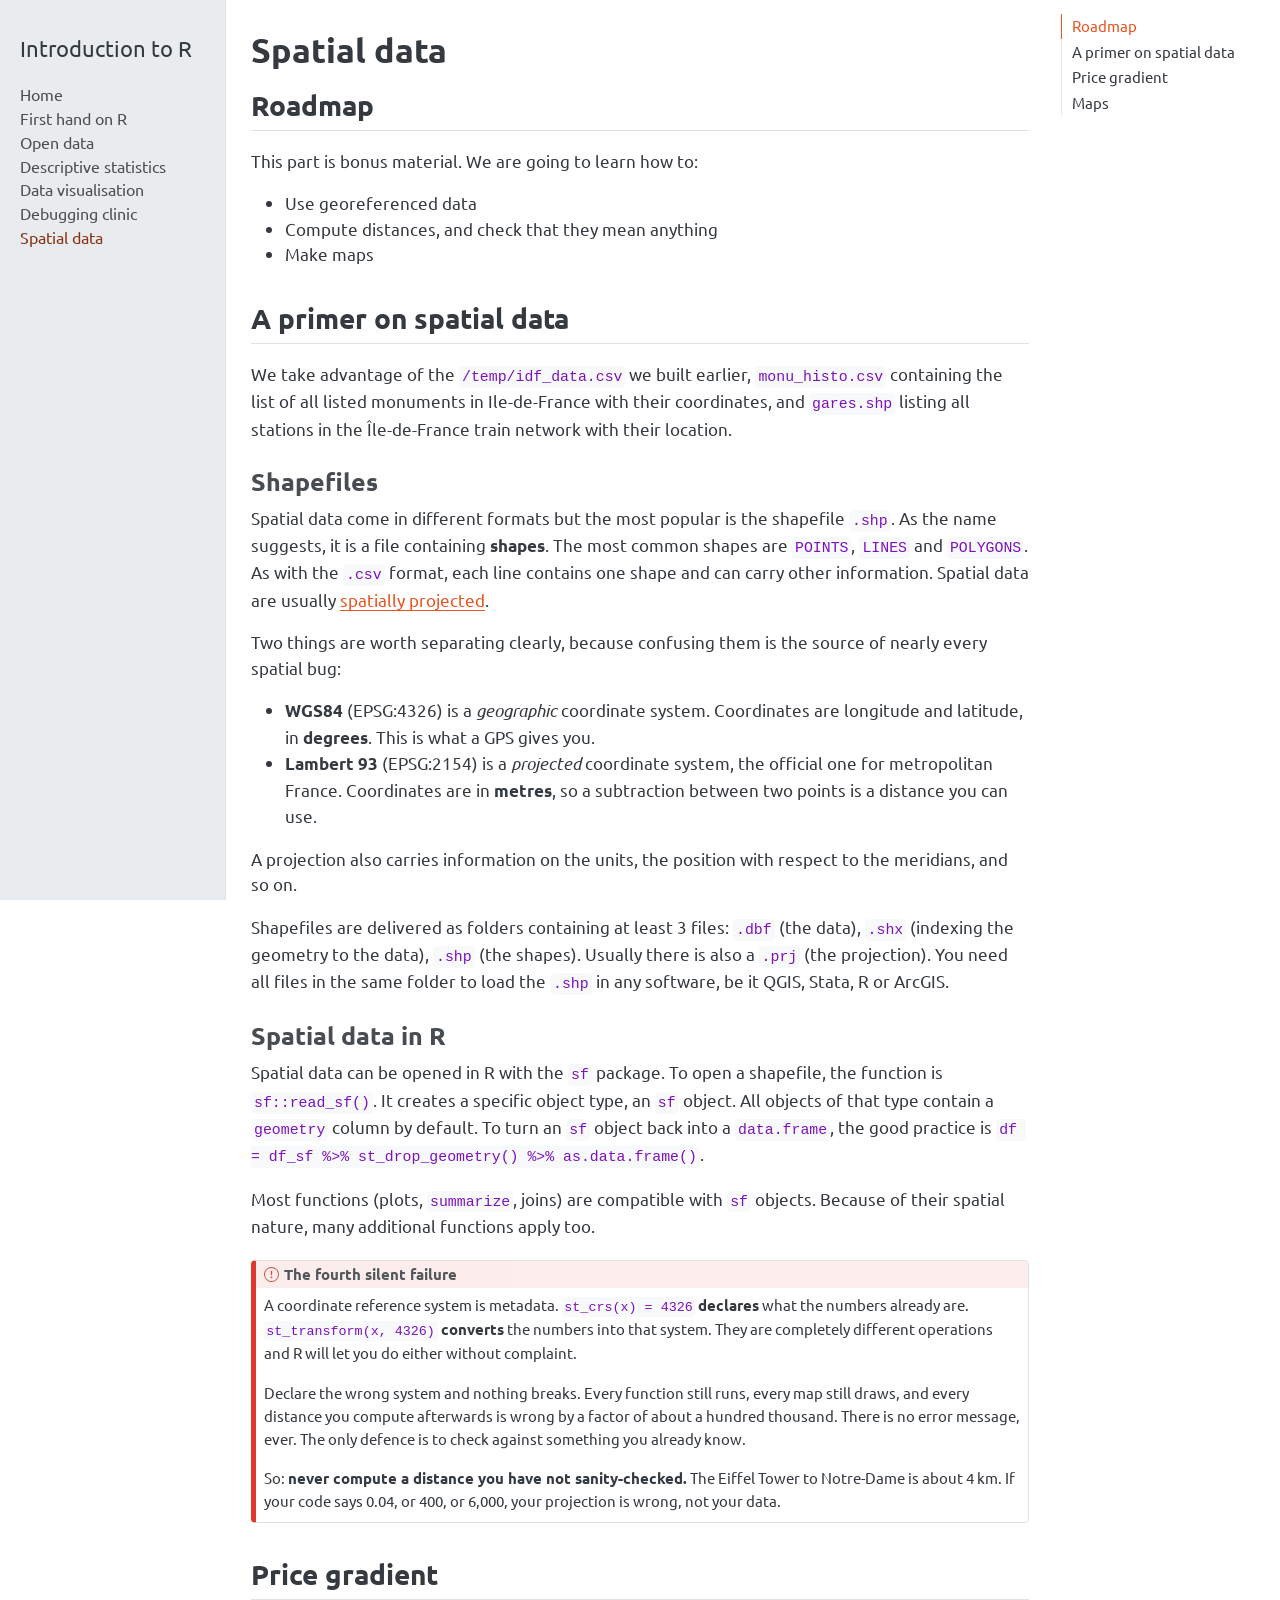
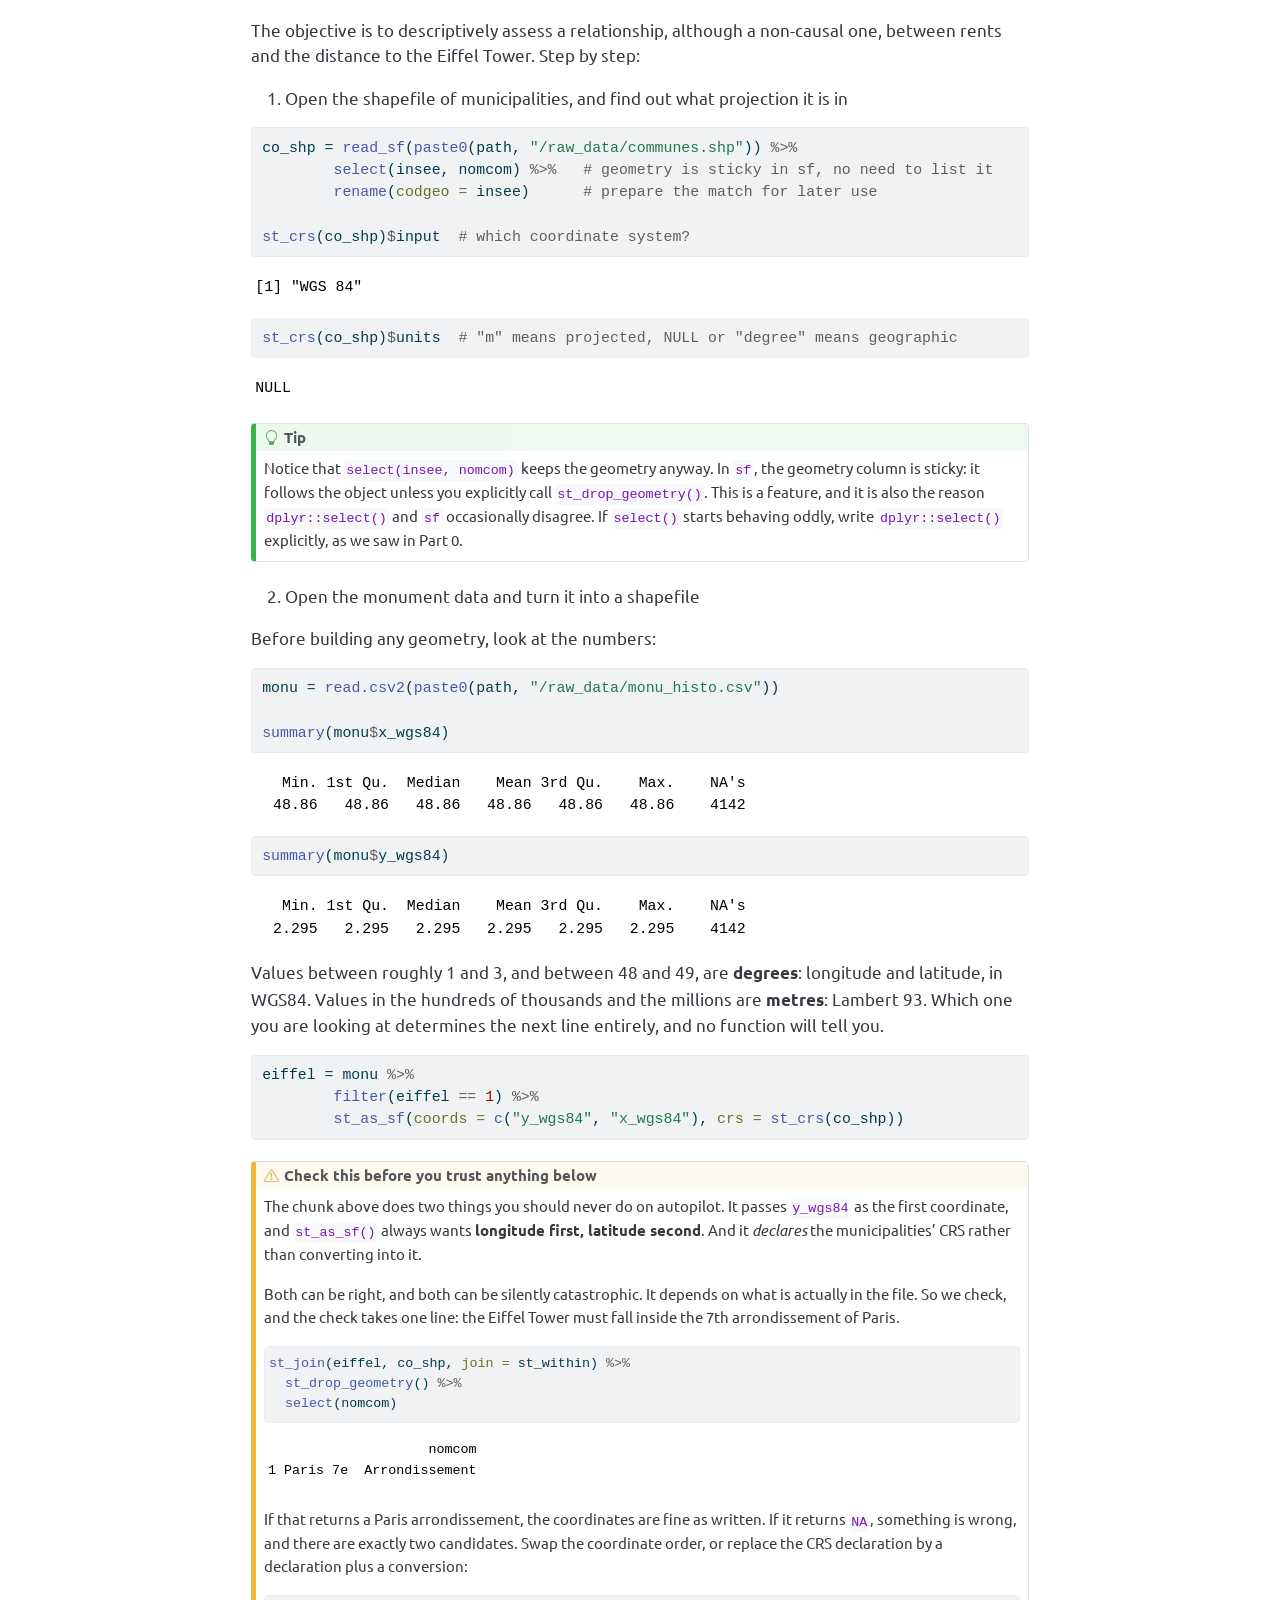
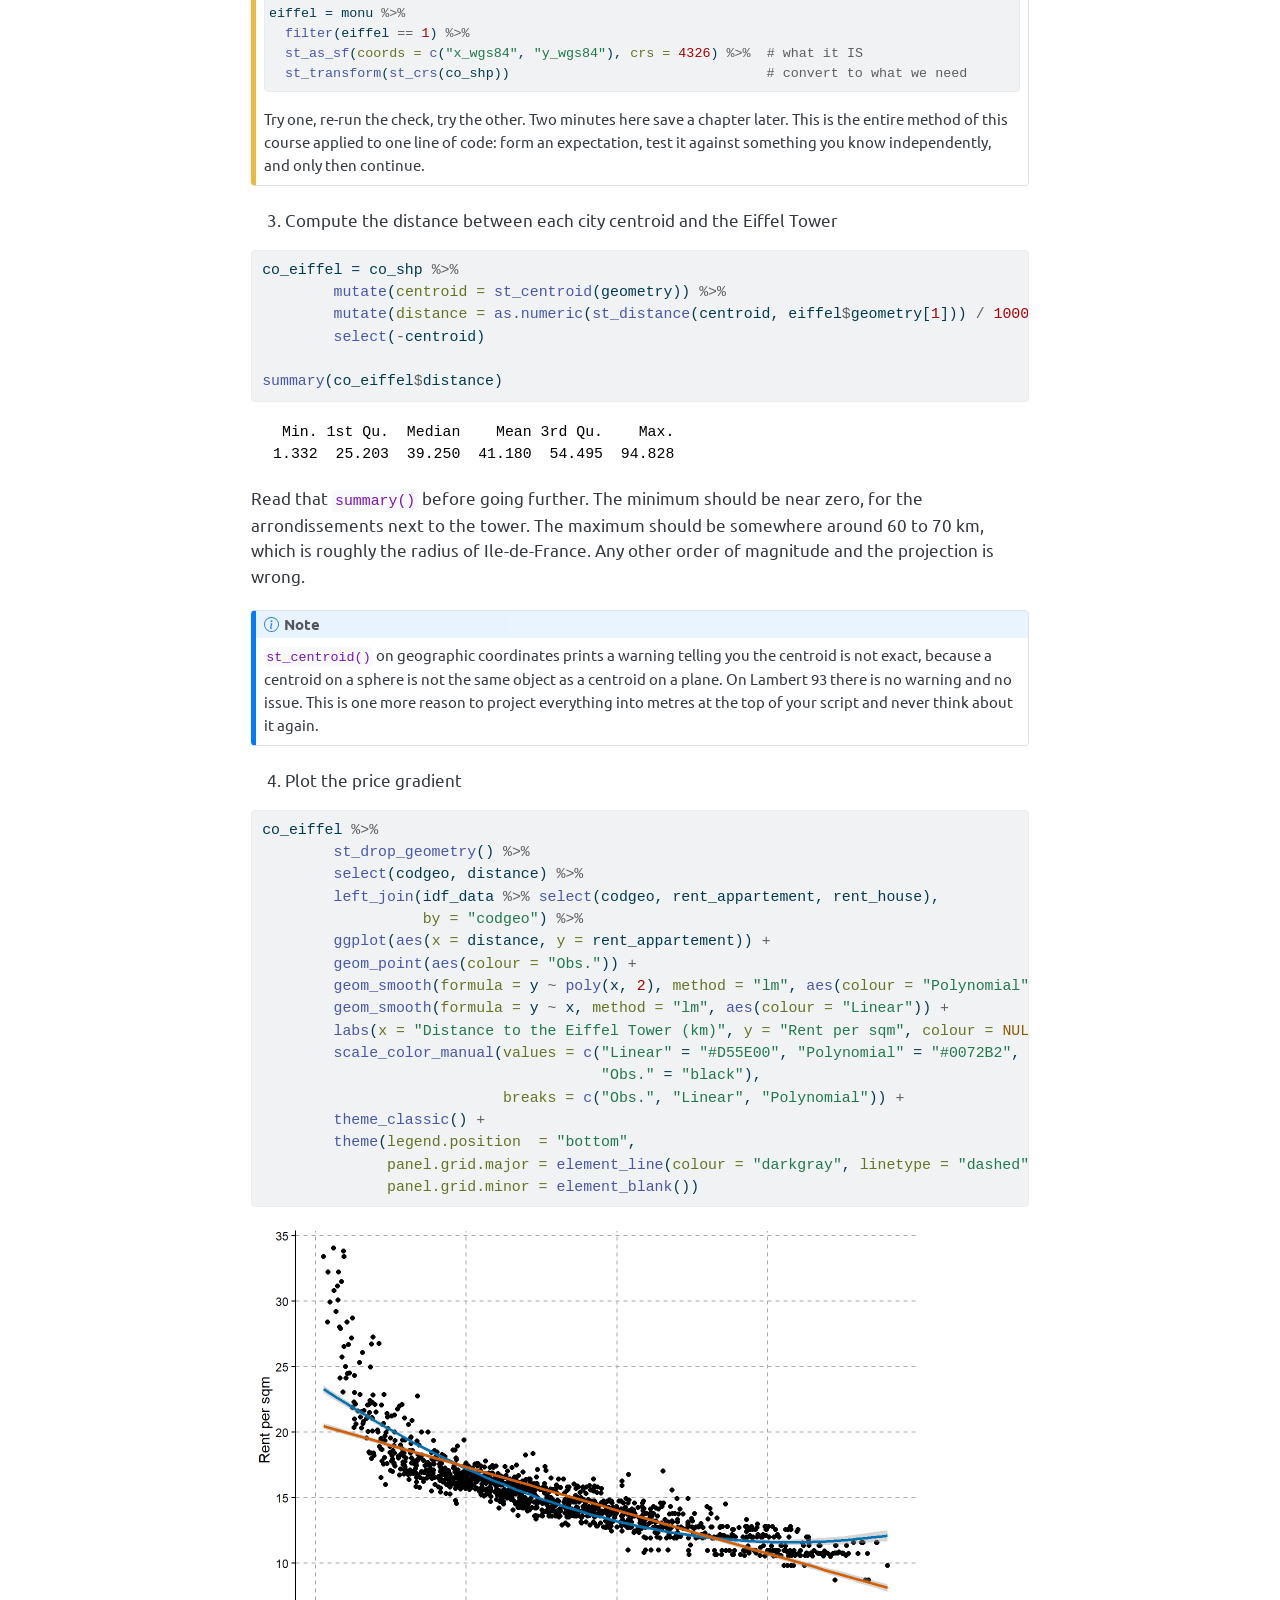
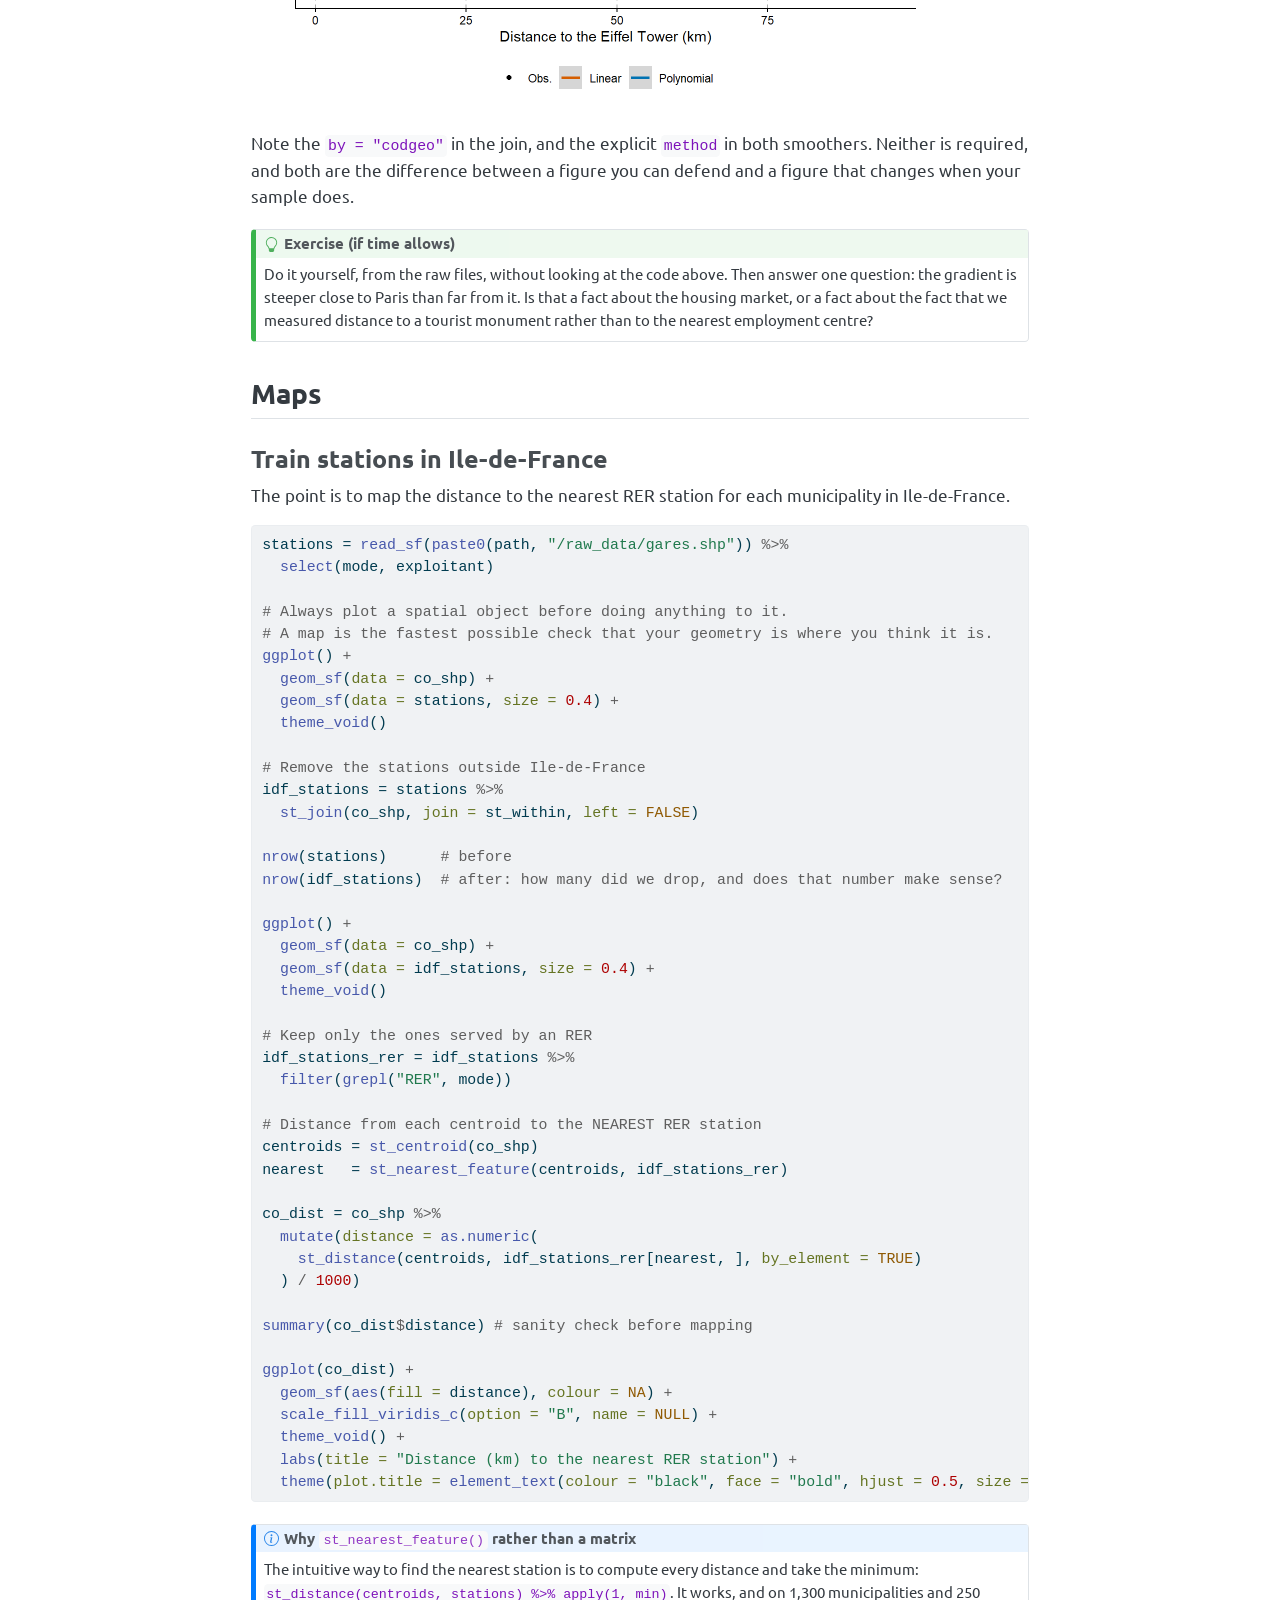
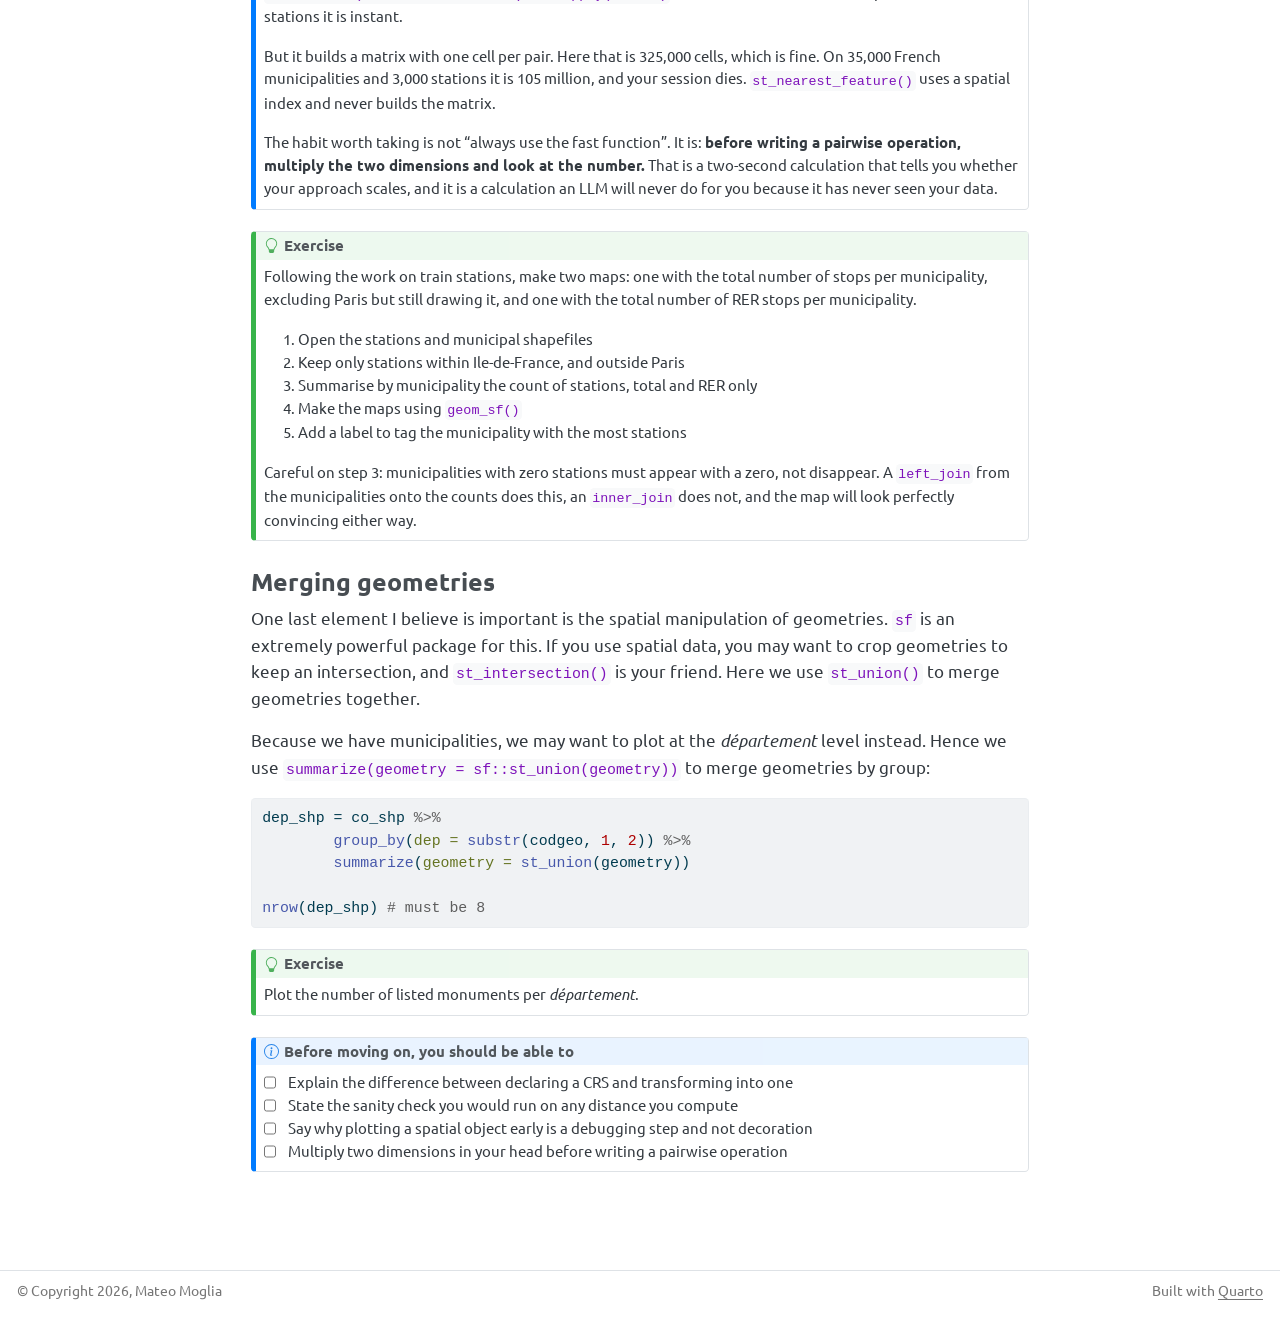
<file: part4_spatial.html>
<!DOCTYPE html>
<html xmlns="http://www.w3.org/1999/xhtml" lang="en" xml:lang="en"><head>

<meta charset="utf-8">
<meta name="generator" content="quarto-1.6.40">

<meta name="viewport" content="width=device-width, initial-scale=1.0, user-scalable=yes">


<title>Spatial data – Introduction to R</title>
<style>
code{white-space: pre-wrap;}
span.smallcaps{font-variant: small-caps;}
div.columns{display: flex; gap: min(4vw, 1.5em);}
div.column{flex: auto; overflow-x: auto;}
div.hanging-indent{margin-left: 1.5em; text-indent: -1.5em;}
ul.task-list{list-style: none;}
ul.task-list li input[type="checkbox"] {
  width: 0.8em;
  margin: 0 0.8em 0.2em -1em; /* quarto-specific, see https://github.com/quarto-dev/quarto-cli/issues/4556 */ 
  vertical-align: middle;
}
/* CSS for syntax highlighting */
pre > code.sourceCode { white-space: pre; position: relative; }
pre > code.sourceCode > span { line-height: 1.25; }
pre > code.sourceCode > span:empty { height: 1.2em; }
.sourceCode { overflow: visible; }
code.sourceCode > span { color: inherit; text-decoration: inherit; }
div.sourceCode { margin: 1em 0; }
pre.sourceCode { margin: 0; }
@media screen {
div.sourceCode { overflow: auto; }
}
@media print {
pre > code.sourceCode { white-space: pre-wrap; }
pre > code.sourceCode > span { display: inline-block; text-indent: -5em; padding-left: 5em; }
}
pre.numberSource code
  { counter-reset: source-line 0; }
pre.numberSource code > span
  { position: relative; left: -4em; counter-increment: source-line; }
pre.numberSource code > span > a:first-child::before
  { content: counter(source-line);
    position: relative; left: -1em; text-align: right; vertical-align: baseline;
    border: none; display: inline-block;
    -webkit-touch-callout: none; -webkit-user-select: none;
    -khtml-user-select: none; -moz-user-select: none;
    -ms-user-select: none; user-select: none;
    padding: 0 4px; width: 4em;
  }
pre.numberSource { margin-left: 3em;  padding-left: 4px; }
div.sourceCode
  {   }
@media screen {
pre > code.sourceCode > span > a:first-child::before { text-decoration: underline; }
}
</style>


<script src="site_libs/quarto-nav/quarto-nav.js"></script>
<script src="site_libs/quarto-nav/headroom.min.js"></script>
<script src="site_libs/clipboard/clipboard.min.js"></script>
<script src="site_libs/quarto-search/autocomplete.umd.js"></script>
<script src="site_libs/quarto-search/fuse.min.js"></script>
<script src="site_libs/quarto-search/quarto-search.js"></script>
<meta name="quarto:offset" content="./">
<script src="site_libs/quarto-html/quarto.js"></script>
<script src="site_libs/quarto-html/popper.min.js"></script>
<script src="site_libs/quarto-html/tippy.umd.min.js"></script>
<script src="site_libs/quarto-html/anchor.min.js"></script>
<link href="site_libs/quarto-html/tippy.css" rel="stylesheet">
<link href="site_libs/quarto-html/quarto-syntax-highlighting-549806ee2085284f45b00abea8c6df48.css" rel="stylesheet" id="quarto-text-highlighting-styles">
<script src="site_libs/bootstrap/bootstrap.min.js"></script>
<link href="site_libs/bootstrap/bootstrap-icons.css" rel="stylesheet">
<link href="site_libs/bootstrap/bootstrap-94ab712f215f0f28cf75fcc61d4e0fd5.min.css" rel="stylesheet" append-hash="true" id="quarto-bootstrap" data-mode="light">
<script id="quarto-search-options" type="application/json">{
  "location": "sidebar",
  "copy-button": false,
  "collapse-after": 3,
  "panel-placement": "start",
  "type": "textbox",
  "limit": 50,
  "keyboard-shortcut": [
    "f",
    "/",
    "s"
  ],
  "show-item-context": false,
  "language": {
    "search-no-results-text": "No results",
    "search-matching-documents-text": "matching documents",
    "search-copy-link-title": "Copy link to search",
    "search-hide-matches-text": "Hide additional matches",
    "search-more-match-text": "more match in this document",
    "search-more-matches-text": "more matches in this document",
    "search-clear-button-title": "Clear",
    "search-text-placeholder": "",
    "search-detached-cancel-button-title": "Cancel",
    "search-submit-button-title": "Submit",
    "search-label": "Search"
  }
}</script>


</head>

<body class="nav-sidebar docked">

<div id="quarto-search-results"></div>
  <header id="quarto-header" class="headroom fixed-top">
  <nav class="quarto-secondary-nav">
    <div class="container-fluid d-flex">
      <button type="button" class="quarto-btn-toggle btn" data-bs-toggle="collapse" role="button" data-bs-target=".quarto-sidebar-collapse-item" aria-controls="quarto-sidebar" aria-expanded="false" aria-label="Toggle sidebar navigation" onclick="if (window.quartoToggleHeadroom) { window.quartoToggleHeadroom(); }">
        <i class="bi bi-layout-text-sidebar-reverse"></i>
      </button>
        <nav class="quarto-page-breadcrumbs" aria-label="breadcrumb"><ol class="breadcrumb"><li class="breadcrumb-item"><a href="./part4_spatial.html">Spatial data</a></li></ol></nav>
        <a class="flex-grow-1" role="navigation" data-bs-toggle="collapse" data-bs-target=".quarto-sidebar-collapse-item" aria-controls="quarto-sidebar" aria-expanded="false" aria-label="Toggle sidebar navigation" onclick="if (window.quartoToggleHeadroom) { window.quartoToggleHeadroom(); }">      
        </a>
    </div>
  </nav>
</header>
<!-- content -->
<div id="quarto-content" class="quarto-container page-columns page-rows-contents page-layout-article">
<!-- sidebar -->
  <nav id="quarto-sidebar" class="sidebar collapse collapse-horizontal quarto-sidebar-collapse-item sidebar-navigation docked overflow-auto">
    <div class="pt-lg-2 mt-2 text-left sidebar-header">
    <div class="sidebar-title mb-0 py-0">
      <a href="./">Introduction to R</a> 
    </div>
      </div>
    <div class="sidebar-menu-container"> 
    <ul class="list-unstyled mt-1">
        <li class="sidebar-item">
  <div class="sidebar-item-container"> 
  <a href="./index.html" class="sidebar-item-text sidebar-link">
 <span class="menu-text">Home</span></a>
  </div>
</li>
        <li class="sidebar-item">
  <div class="sidebar-item-container"> 
  <a href="./part0_r.html" class="sidebar-item-text sidebar-link">
 <span class="menu-text">First hand on R</span></a>
  </div>
</li>
        <li class="sidebar-item">
  <div class="sidebar-item-container"> 
  <a href="./part1_data.html" class="sidebar-item-text sidebar-link">
 <span class="menu-text">Open data</span></a>
  </div>
</li>
        <li class="sidebar-item">
  <div class="sidebar-item-container"> 
  <a href="./part2_desc.html" class="sidebar-item-text sidebar-link">
 <span class="menu-text">Descriptive statistics</span></a>
  </div>
</li>
        <li class="sidebar-item">
  <div class="sidebar-item-container"> 
  <a href="./part3_viz.html" class="sidebar-item-text sidebar-link">
 <span class="menu-text">Data visualisation</span></a>
  </div>
</li>
        <li class="sidebar-item">
  <div class="sidebar-item-container"> 
  <a href="./part5_debug.html" class="sidebar-item-text sidebar-link">
 <span class="menu-text">Debugging clinic</span></a>
  </div>
</li>
        <li class="sidebar-item">
  <div class="sidebar-item-container"> 
  <a href="./part4_spatial.html" class="sidebar-item-text sidebar-link active">
 <span class="menu-text">Spatial data</span></a>
  </div>
</li>
    </ul>
    </div>
</nav>
<div id="quarto-sidebar-glass" class="quarto-sidebar-collapse-item" data-bs-toggle="collapse" data-bs-target=".quarto-sidebar-collapse-item"></div>
<!-- margin-sidebar -->
    <div id="quarto-margin-sidebar" class="sidebar margin-sidebar">
        <nav id="TOC" role="doc-toc" class="toc-active">
   
  <ul>
  <li><a href="#roadmap" id="toc-roadmap" class="nav-link active" data-scroll-target="#roadmap">Roadmap</a></li>
  <li><a href="#a-primer-on-spatial-data" id="toc-a-primer-on-spatial-data" class="nav-link" data-scroll-target="#a-primer-on-spatial-data">A primer on spatial data</a>
  <ul class="collapse">
  <li><a href="#shapefiles" id="toc-shapefiles" class="nav-link" data-scroll-target="#shapefiles">Shapefiles</a></li>
  <li><a href="#spatial-data-in-r" id="toc-spatial-data-in-r" class="nav-link" data-scroll-target="#spatial-data-in-r">Spatial data in R</a></li>
  </ul></li>
  <li><a href="#price-gradient" id="toc-price-gradient" class="nav-link" data-scroll-target="#price-gradient">Price gradient</a></li>
  <li><a href="#maps" id="toc-maps" class="nav-link" data-scroll-target="#maps">Maps</a>
  <ul class="collapse">
  <li><a href="#train-stations-in-ile-de-france" id="toc-train-stations-in-ile-de-france" class="nav-link" data-scroll-target="#train-stations-in-ile-de-france">Train stations in Ile-de-France</a></li>
  <li><a href="#merging-geometries" id="toc-merging-geometries" class="nav-link" data-scroll-target="#merging-geometries">Merging geometries</a></li>
  </ul></li>
  </ul>
</nav>
    </div>
<!-- main -->
<main class="content" id="quarto-document-content">

<header id="title-block-header" class="quarto-title-block default">
<div class="quarto-title">
<h1 class="title">Spatial data</h1>
</div>



<div class="quarto-title-meta">

    
  
    
  </div>
  


</header>


<section id="roadmap" class="level2">
<h2 class="anchored" data-anchor-id="roadmap">Roadmap</h2>
<p>This part is bonus material. We are going to learn how to:</p>
<ul>
<li>Use georeferenced data</li>
<li>Compute distances, and check that they mean anything</li>
<li>Make maps</li>
</ul>
</section>
<section id="a-primer-on-spatial-data" class="level2">
<h2 class="anchored" data-anchor-id="a-primer-on-spatial-data">A primer on spatial data</h2>
<p>We take advantage of the <code>/temp/idf_data.csv</code> we built earlier, <code>monu_histo.csv</code> containing the list of all listed monuments in Ile-de-France with their coordinates, and <code>gares.shp</code> listing all stations in the Île-de-France train network with their location.</p>
<section id="shapefiles" class="level3">
<h3 class="anchored" data-anchor-id="shapefiles">Shapefiles</h3>
<p>Spatial data come in different formats but the most popular is the shapefile <code>.shp</code>. As the name suggests, it is a file containing <strong>shapes</strong>. The most common shapes are <code>POINTS</code>, <code>LINES</code> and <code>POLYGONS</code>. As with the <code>.csv</code> format, each line contains one shape and can carry other information. Spatial data are usually <a href="https://en.wikipedia.org/wiki/Well-known_text_representation_of_coordinate_reference_systems">spatially projected</a>.</p>
<p>Two things are worth separating clearly, because confusing them is the source of nearly every spatial bug:</p>
<ul>
<li><strong>WGS84</strong> (EPSG:4326) is a <em>geographic</em> coordinate system. Coordinates are longitude and latitude, in <strong>degrees</strong>. This is what a GPS gives you.</li>
<li><strong>Lambert 93</strong> (EPSG:2154) is a <em>projected</em> coordinate system, the official one for metropolitan France. Coordinates are in <strong>metres</strong>, so a subtraction between two points is a distance you can use.</li>
</ul>
<p>A projection also carries information on the units, the position with respect to the meridians, and so on.</p>
<p>Shapefiles are delivered as folders containing at least 3 files: <code>.dbf</code> (the data), <code>.shx</code> (indexing the geometry to the data), <code>.shp</code> (the shapes). Usually there is also a <code>.prj</code> (the projection). You need all files in the same folder to load the <code>.shp</code> in any software, be it QGIS, Stata, R or ArcGIS.</p>
</section>
<section id="spatial-data-in-r" class="level3">
<h3 class="anchored" data-anchor-id="spatial-data-in-r">Spatial data in R</h3>
<p>Spatial data can be opened in R with the <code>sf</code> package. To open a shapefile, the function is <code>sf::read_sf()</code>. It creates a specific object type, an <code>sf</code> object. All objects of that type contain a <code>geometry</code> column by default. To turn an <code>sf</code> object back into a <code>data.frame</code>, the good practice is <code>df = df_sf %&gt;% st_drop_geometry() %&gt;% as.data.frame()</code>.</p>
<p>Most functions (plots, <code>summarize</code>, joins) are compatible with <code>sf</code> objects. Because of their spatial nature, many additional functions apply too.</p>
<div class="callout callout-style-default callout-important callout-titled">
<div class="callout-header d-flex align-content-center">
<div class="callout-icon-container">
<i class="callout-icon"></i>
</div>
<div class="callout-title-container flex-fill">
The fourth silent failure
</div>
</div>
<div class="callout-body-container callout-body">
<p>A coordinate reference system is metadata. <code>st_crs(x) = 4326</code> <strong>declares</strong> what the numbers already are. <code>st_transform(x, 4326)</code> <strong>converts</strong> the numbers into that system. They are completely different operations and R will let you do either without complaint.</p>
<p>Declare the wrong system and nothing breaks. Every function still runs, every map still draws, and every distance you compute afterwards is wrong by a factor of about a hundred thousand. There is no error message, ever. The only defence is to check against something you already know.</p>
<p>So: <strong>never compute a distance you have not sanity-checked.</strong> The Eiffel Tower to Notre-Dame is about 4 km. If your code says 0.04, or 400, or 6,000, your projection is wrong, not your data.</p>
</div>
</div>
</section>
</section>
<section id="price-gradient" class="level2">
<h2 class="anchored" data-anchor-id="price-gradient">Price gradient</h2>
<p>The objective is to descriptively assess a relationship, although a non-causal one, between rents and the distance to the Eiffel Tower. Step by step:</p>
<ol type="1">
<li>Open the shapefile of municipalities, and find out what projection it is in</li>
</ol>
<div class="cell">
<div class="sourceCode cell-code" id="cb1"><pre class="sourceCode r code-with-copy"><code class="sourceCode r"><span id="cb1-1"><a href="#cb1-1" aria-hidden="true" tabindex="-1"></a>co_shp <span class="ot">=</span> <span class="fu">read_sf</span>(<span class="fu">paste0</span>(path, <span class="st">"/raw_data/communes.shp"</span>)) <span class="sc">%&gt;%</span></span>
<span id="cb1-2"><a href="#cb1-2" aria-hidden="true" tabindex="-1"></a>        <span class="fu">select</span>(insee, nomcom) <span class="sc">%&gt;%</span>   <span class="co"># geometry is sticky in sf, no need to list it</span></span>
<span id="cb1-3"><a href="#cb1-3" aria-hidden="true" tabindex="-1"></a>        <span class="fu">rename</span>(<span class="at">codgeo =</span> insee)      <span class="co"># prepare the match for later use</span></span>
<span id="cb1-4"><a href="#cb1-4" aria-hidden="true" tabindex="-1"></a></span>
<span id="cb1-5"><a href="#cb1-5" aria-hidden="true" tabindex="-1"></a><span class="fu">st_crs</span>(co_shp)<span class="sc">$</span>input  <span class="co"># which coordinate system?</span></span></code><button title="Copy to Clipboard" class="code-copy-button"><i class="bi"></i></button></pre></div>
<div class="cell-output cell-output-stdout">
<pre><code>[1] "WGS 84"</code></pre>
</div>
<div class="sourceCode cell-code" id="cb3"><pre class="sourceCode r code-with-copy"><code class="sourceCode r"><span id="cb3-1"><a href="#cb3-1" aria-hidden="true" tabindex="-1"></a><span class="fu">st_crs</span>(co_shp)<span class="sc">$</span>units  <span class="co"># "m" means projected, NULL or "degree" means geographic</span></span></code><button title="Copy to Clipboard" class="code-copy-button"><i class="bi"></i></button></pre></div>
<div class="cell-output cell-output-stdout">
<pre><code>NULL</code></pre>
</div>
</div>
<div class="callout callout-style-default callout-tip callout-titled">
<div class="callout-header d-flex align-content-center">
<div class="callout-icon-container">
<i class="callout-icon"></i>
</div>
<div class="callout-title-container flex-fill">
Tip
</div>
</div>
<div class="callout-body-container callout-body">
<p>Notice that <code>select(insee, nomcom)</code> keeps the geometry anyway. In <code>sf</code>, the geometry column is sticky: it follows the object unless you explicitly call <code>st_drop_geometry()</code>. This is a feature, and it is also the reason <code>dplyr::select()</code> and <code>sf</code> occasionally disagree. If <code>select()</code> starts behaving oddly, write <code>dplyr::select()</code> explicitly, as we saw in Part 0.</p>
</div>
</div>
<ol start="2" type="1">
<li>Open the monument data and turn it into a shapefile</li>
</ol>
<p>Before building any geometry, look at the numbers:</p>
<div class="cell">
<div class="sourceCode cell-code" id="cb5"><pre class="sourceCode r code-with-copy"><code class="sourceCode r"><span id="cb5-1"><a href="#cb5-1" aria-hidden="true" tabindex="-1"></a>monu <span class="ot">=</span> <span class="fu">read.csv2</span>(<span class="fu">paste0</span>(path, <span class="st">"/raw_data/monu_histo.csv"</span>))</span>
<span id="cb5-2"><a href="#cb5-2" aria-hidden="true" tabindex="-1"></a></span>
<span id="cb5-3"><a href="#cb5-3" aria-hidden="true" tabindex="-1"></a><span class="fu">summary</span>(monu<span class="sc">$</span>x_wgs84)</span></code><button title="Copy to Clipboard" class="code-copy-button"><i class="bi"></i></button></pre></div>
<div class="cell-output cell-output-stdout">
<pre><code>   Min. 1st Qu.  Median    Mean 3rd Qu.    Max.    NA's 
  48.86   48.86   48.86   48.86   48.86   48.86    4142 </code></pre>
</div>
<div class="sourceCode cell-code" id="cb7"><pre class="sourceCode r code-with-copy"><code class="sourceCode r"><span id="cb7-1"><a href="#cb7-1" aria-hidden="true" tabindex="-1"></a><span class="fu">summary</span>(monu<span class="sc">$</span>y_wgs84)</span></code><button title="Copy to Clipboard" class="code-copy-button"><i class="bi"></i></button></pre></div>
<div class="cell-output cell-output-stdout">
<pre><code>   Min. 1st Qu.  Median    Mean 3rd Qu.    Max.    NA's 
  2.295   2.295   2.295   2.295   2.295   2.295    4142 </code></pre>
</div>
</div>
<p>Values between roughly 1 and 3, and between 48 and 49, are <strong>degrees</strong>: longitude and latitude, in WGS84. Values in the hundreds of thousands and the millions are <strong>metres</strong>: Lambert 93. Which one you are looking at determines the next line entirely, and no function will tell you.</p>
<div class="cell">
<div class="sourceCode cell-code" id="cb9"><pre class="sourceCode r code-with-copy"><code class="sourceCode r"><span id="cb9-1"><a href="#cb9-1" aria-hidden="true" tabindex="-1"></a>eiffel <span class="ot">=</span> monu <span class="sc">%&gt;%</span></span>
<span id="cb9-2"><a href="#cb9-2" aria-hidden="true" tabindex="-1"></a>        <span class="fu">filter</span>(eiffel <span class="sc">==</span> <span class="dv">1</span>) <span class="sc">%&gt;%</span></span>
<span id="cb9-3"><a href="#cb9-3" aria-hidden="true" tabindex="-1"></a>        <span class="fu">st_as_sf</span>(<span class="at">coords =</span> <span class="fu">c</span>(<span class="st">"y_wgs84"</span>, <span class="st">"x_wgs84"</span>), <span class="at">crs =</span> <span class="fu">st_crs</span>(co_shp))</span></code><button title="Copy to Clipboard" class="code-copy-button"><i class="bi"></i></button></pre></div>
</div>
<div class="callout callout-style-default callout-warning callout-titled">
<div class="callout-header d-flex align-content-center">
<div class="callout-icon-container">
<i class="callout-icon"></i>
</div>
<div class="callout-title-container flex-fill">
Check this before you trust anything below
</div>
</div>
<div class="callout-body-container callout-body">
<p>The chunk above does two things you should never do on autopilot. It passes <code>y_wgs84</code> as the first coordinate, and <code>st_as_sf()</code> always wants <strong>longitude first, latitude second</strong>. And it <em>declares</em> the municipalities’ CRS rather than converting into it.</p>
<p>Both can be right, and both can be silently catastrophic. It depends on what is actually in the file. So we check, and the check takes one line: the Eiffel Tower must fall inside the 7th arrondissement of Paris.</p>
<div class="cell">
<div class="sourceCode cell-code" id="cb10"><pre class="sourceCode r code-with-copy"><code class="sourceCode r"><span id="cb10-1"><a href="#cb10-1" aria-hidden="true" tabindex="-1"></a><span class="fu">st_join</span>(eiffel, co_shp, <span class="at">join =</span> st_within) <span class="sc">%&gt;%</span></span>
<span id="cb10-2"><a href="#cb10-2" aria-hidden="true" tabindex="-1"></a>  <span class="fu">st_drop_geometry</span>() <span class="sc">%&gt;%</span></span>
<span id="cb10-3"><a href="#cb10-3" aria-hidden="true" tabindex="-1"></a>  <span class="fu">select</span>(nomcom)</span></code><button title="Copy to Clipboard" class="code-copy-button"><i class="bi"></i></button></pre></div>
<div class="cell-output cell-output-stdout">
<pre><code>                    nomcom
1 Paris 7e  Arrondissement</code></pre>
</div>
</div>
<p>If that returns a Paris arrondissement, the coordinates are fine as written. If it returns <code>NA</code>, something is wrong, and there are exactly two candidates. Swap the coordinate order, or replace the CRS declaration by a declaration plus a conversion:</p>
<div class="cell">
<div class="sourceCode cell-code" id="cb12"><pre class="sourceCode r code-with-copy"><code class="sourceCode r"><span id="cb12-1"><a href="#cb12-1" aria-hidden="true" tabindex="-1"></a>eiffel <span class="ot">=</span> monu <span class="sc">%&gt;%</span></span>
<span id="cb12-2"><a href="#cb12-2" aria-hidden="true" tabindex="-1"></a>  <span class="fu">filter</span>(eiffel <span class="sc">==</span> <span class="dv">1</span>) <span class="sc">%&gt;%</span></span>
<span id="cb12-3"><a href="#cb12-3" aria-hidden="true" tabindex="-1"></a>  <span class="fu">st_as_sf</span>(<span class="at">coords =</span> <span class="fu">c</span>(<span class="st">"x_wgs84"</span>, <span class="st">"y_wgs84"</span>), <span class="at">crs =</span> <span class="dv">4326</span>) <span class="sc">%&gt;%</span>  <span class="co"># what it IS</span></span>
<span id="cb12-4"><a href="#cb12-4" aria-hidden="true" tabindex="-1"></a>  <span class="fu">st_transform</span>(<span class="fu">st_crs</span>(co_shp))                                <span class="co"># convert to what we need</span></span></code><button title="Copy to Clipboard" class="code-copy-button"><i class="bi"></i></button></pre></div>
</div>
<p>Try one, re-run the check, try the other. Two minutes here save a chapter later. This is the entire method of this course applied to one line of code: form an expectation, test it against something you know independently, and only then continue.</p>
</div>
</div>
<ol start="3" type="1">
<li>Compute the distance between each city centroid and the Eiffel Tower</li>
</ol>
<div class="cell">
<div class="sourceCode cell-code" id="cb13"><pre class="sourceCode r code-with-copy"><code class="sourceCode r"><span id="cb13-1"><a href="#cb13-1" aria-hidden="true" tabindex="-1"></a>co_eiffel <span class="ot">=</span> co_shp <span class="sc">%&gt;%</span></span>
<span id="cb13-2"><a href="#cb13-2" aria-hidden="true" tabindex="-1"></a>        <span class="fu">mutate</span>(<span class="at">centroid =</span> <span class="fu">st_centroid</span>(geometry)) <span class="sc">%&gt;%</span></span>
<span id="cb13-3"><a href="#cb13-3" aria-hidden="true" tabindex="-1"></a>        <span class="fu">mutate</span>(<span class="at">distance =</span> <span class="fu">as.numeric</span>(<span class="fu">st_distance</span>(centroid, eiffel<span class="sc">$</span>geometry[<span class="dv">1</span>])) <span class="sc">/</span> <span class="dv">1000</span>) <span class="sc">%&gt;%</span></span>
<span id="cb13-4"><a href="#cb13-4" aria-hidden="true" tabindex="-1"></a>        <span class="fu">select</span>(<span class="sc">-</span>centroid) </span>
<span id="cb13-5"><a href="#cb13-5" aria-hidden="true" tabindex="-1"></a></span>
<span id="cb13-6"><a href="#cb13-6" aria-hidden="true" tabindex="-1"></a><span class="fu">summary</span>(co_eiffel<span class="sc">$</span>distance)</span></code><button title="Copy to Clipboard" class="code-copy-button"><i class="bi"></i></button></pre></div>
<div class="cell-output cell-output-stdout">
<pre><code>   Min. 1st Qu.  Median    Mean 3rd Qu.    Max. 
  1.332  25.203  39.250  41.180  54.495  94.828 </code></pre>
</div>
</div>
<p>Read that <code>summary()</code> before going further. The minimum should be near zero, for the arrondissements next to the tower. The maximum should be somewhere around 60 to 70 km, which is roughly the radius of Ile-de-France. Any other order of magnitude and the projection is wrong.</p>
<div class="callout callout-style-default callout-note callout-titled">
<div class="callout-header d-flex align-content-center">
<div class="callout-icon-container">
<i class="callout-icon"></i>
</div>
<div class="callout-title-container flex-fill">
Note
</div>
</div>
<div class="callout-body-container callout-body">
<p><code>st_centroid()</code> on geographic coordinates prints a warning telling you the centroid is not exact, because a centroid on a sphere is not the same object as a centroid on a plane. On Lambert 93 there is no warning and no issue. This is one more reason to project everything into metres at the top of your script and never think about it again.</p>
</div>
</div>
<ol start="4" type="1">
<li>Plot the price gradient</li>
</ol>
<div class="cell">
<div class="sourceCode cell-code" id="cb15"><pre class="sourceCode r code-with-copy"><code class="sourceCode r"><span id="cb15-1"><a href="#cb15-1" aria-hidden="true" tabindex="-1"></a>co_eiffel <span class="sc">%&gt;%</span></span>
<span id="cb15-2"><a href="#cb15-2" aria-hidden="true" tabindex="-1"></a>        <span class="fu">st_drop_geometry</span>() <span class="sc">%&gt;%</span></span>
<span id="cb15-3"><a href="#cb15-3" aria-hidden="true" tabindex="-1"></a>        <span class="fu">select</span>(codgeo, distance) <span class="sc">%&gt;%</span></span>
<span id="cb15-4"><a href="#cb15-4" aria-hidden="true" tabindex="-1"></a>        <span class="fu">left_join</span>(idf_data <span class="sc">%&gt;%</span> <span class="fu">select</span>(codgeo, rent_appartement, rent_house), </span>
<span id="cb15-5"><a href="#cb15-5" aria-hidden="true" tabindex="-1"></a>                  <span class="at">by =</span> <span class="st">"codgeo"</span>) <span class="sc">%&gt;%</span></span>
<span id="cb15-6"><a href="#cb15-6" aria-hidden="true" tabindex="-1"></a>        <span class="fu">ggplot</span>(<span class="fu">aes</span>(<span class="at">x =</span> distance, <span class="at">y =</span> rent_appartement)) <span class="sc">+</span></span>
<span id="cb15-7"><a href="#cb15-7" aria-hidden="true" tabindex="-1"></a>        <span class="fu">geom_point</span>(<span class="fu">aes</span>(<span class="at">colour =</span> <span class="st">"Obs."</span>)) <span class="sc">+</span></span>
<span id="cb15-8"><a href="#cb15-8" aria-hidden="true" tabindex="-1"></a>        <span class="fu">geom_smooth</span>(<span class="at">formula =</span> y <span class="sc">~</span> <span class="fu">poly</span>(x, <span class="dv">2</span>), <span class="at">method =</span> <span class="st">"lm"</span>, <span class="fu">aes</span>(<span class="at">colour =</span> <span class="st">"Polynomial"</span>)) <span class="sc">+</span></span>
<span id="cb15-9"><a href="#cb15-9" aria-hidden="true" tabindex="-1"></a>        <span class="fu">geom_smooth</span>(<span class="at">formula =</span> y <span class="sc">~</span> x, <span class="at">method =</span> <span class="st">"lm"</span>, <span class="fu">aes</span>(<span class="at">colour =</span> <span class="st">"Linear"</span>)) <span class="sc">+</span></span>
<span id="cb15-10"><a href="#cb15-10" aria-hidden="true" tabindex="-1"></a>        <span class="fu">labs</span>(<span class="at">x =</span> <span class="st">"Distance to the Eiffel Tower (km)"</span>, <span class="at">y =</span> <span class="st">"Rent per sqm"</span>, <span class="at">colour =</span> <span class="cn">NULL</span>) <span class="sc">+</span></span>
<span id="cb15-11"><a href="#cb15-11" aria-hidden="true" tabindex="-1"></a>        <span class="fu">scale_color_manual</span>(<span class="at">values =</span> <span class="fu">c</span>(<span class="st">"Linear"</span> <span class="ot">=</span> <span class="st">"#D55E00"</span>, <span class="st">"Polynomial"</span> <span class="ot">=</span> <span class="st">"#0072B2"</span>, </span>
<span id="cb15-12"><a href="#cb15-12" aria-hidden="true" tabindex="-1"></a>                                      <span class="st">"Obs."</span> <span class="ot">=</span> <span class="st">"black"</span>),</span>
<span id="cb15-13"><a href="#cb15-13" aria-hidden="true" tabindex="-1"></a>                           <span class="at">breaks =</span> <span class="fu">c</span>(<span class="st">"Obs."</span>, <span class="st">"Linear"</span>, <span class="st">"Polynomial"</span>)) <span class="sc">+</span></span>
<span id="cb15-14"><a href="#cb15-14" aria-hidden="true" tabindex="-1"></a>        <span class="fu">theme_classic</span>() <span class="sc">+</span></span>
<span id="cb15-15"><a href="#cb15-15" aria-hidden="true" tabindex="-1"></a>        <span class="fu">theme</span>(<span class="at">legend.position  =</span> <span class="st">"bottom"</span>,</span>
<span id="cb15-16"><a href="#cb15-16" aria-hidden="true" tabindex="-1"></a>              <span class="at">panel.grid.major =</span> <span class="fu">element_line</span>(<span class="at">colour =</span> <span class="st">"darkgray"</span>, <span class="at">linetype =</span> <span class="st">"dashed"</span>),</span>
<span id="cb15-17"><a href="#cb15-17" aria-hidden="true" tabindex="-1"></a>              <span class="at">panel.grid.minor =</span> <span class="fu">element_blank</span>())</span></code><button title="Copy to Clipboard" class="code-copy-button"><i class="bi"></i></button></pre></div>
<div class="cell-output-display">
<div>
<figure class="figure">
<p><img src="part4_spatial_files/figure-html/unnamed-chunk-8-1.png" class="img-fluid figure-img" width="672"></p>
</figure>
</div>
</div>
</div>
<p>Note the <code>by = "codgeo"</code> in the join, and the explicit <code>method</code> in both smoothers. Neither is required, and both are the difference between a figure you can defend and a figure that changes when your sample does.</p>
<div class="callout callout-style-default callout-tip callout-titled">
<div class="callout-header d-flex align-content-center">
<div class="callout-icon-container">
<i class="callout-icon"></i>
</div>
<div class="callout-title-container flex-fill">
Exercise (if time allows)
</div>
</div>
<div class="callout-body-container callout-body">
<p>Do it yourself, from the raw files, without looking at the code above. Then answer one question: the gradient is steeper close to Paris than far from it. Is that a fact about the housing market, or a fact about the fact that we measured distance to a tourist monument rather than to the nearest employment centre?</p>
</div>
</div>
</section>
<section id="maps" class="level2">
<h2 class="anchored" data-anchor-id="maps">Maps</h2>
<section id="train-stations-in-ile-de-france" class="level3">
<h3 class="anchored" data-anchor-id="train-stations-in-ile-de-france">Train stations in Ile-de-France</h3>
<p>The point is to map the distance to the nearest RER station for each municipality in Ile-de-France.</p>
<div class="cell">
<div class="sourceCode cell-code" id="cb16"><pre class="sourceCode r code-with-copy"><code class="sourceCode r"><span id="cb16-1"><a href="#cb16-1" aria-hidden="true" tabindex="-1"></a>stations <span class="ot">=</span> <span class="fu">read_sf</span>(<span class="fu">paste0</span>(path, <span class="st">"/raw_data/gares.shp"</span>)) <span class="sc">%&gt;%</span></span>
<span id="cb16-2"><a href="#cb16-2" aria-hidden="true" tabindex="-1"></a>  <span class="fu">select</span>(mode, exploitant)</span>
<span id="cb16-3"><a href="#cb16-3" aria-hidden="true" tabindex="-1"></a></span>
<span id="cb16-4"><a href="#cb16-4" aria-hidden="true" tabindex="-1"></a><span class="co"># Always plot a spatial object before doing anything to it.</span></span>
<span id="cb16-5"><a href="#cb16-5" aria-hidden="true" tabindex="-1"></a><span class="co"># A map is the fastest possible check that your geometry is where you think it is.</span></span>
<span id="cb16-6"><a href="#cb16-6" aria-hidden="true" tabindex="-1"></a><span class="fu">ggplot</span>() <span class="sc">+</span></span>
<span id="cb16-7"><a href="#cb16-7" aria-hidden="true" tabindex="-1"></a>  <span class="fu">geom_sf</span>(<span class="at">data =</span> co_shp) <span class="sc">+</span></span>
<span id="cb16-8"><a href="#cb16-8" aria-hidden="true" tabindex="-1"></a>  <span class="fu">geom_sf</span>(<span class="at">data =</span> stations, <span class="at">size =</span> <span class="fl">0.4</span>) <span class="sc">+</span></span>
<span id="cb16-9"><a href="#cb16-9" aria-hidden="true" tabindex="-1"></a>  <span class="fu">theme_void</span>()</span>
<span id="cb16-10"><a href="#cb16-10" aria-hidden="true" tabindex="-1"></a></span>
<span id="cb16-11"><a href="#cb16-11" aria-hidden="true" tabindex="-1"></a><span class="co"># Remove the stations outside Ile-de-France</span></span>
<span id="cb16-12"><a href="#cb16-12" aria-hidden="true" tabindex="-1"></a>idf_stations <span class="ot">=</span> stations <span class="sc">%&gt;%</span></span>
<span id="cb16-13"><a href="#cb16-13" aria-hidden="true" tabindex="-1"></a>  <span class="fu">st_join</span>(co_shp, <span class="at">join =</span> st_within, <span class="at">left =</span> <span class="cn">FALSE</span>)</span>
<span id="cb16-14"><a href="#cb16-14" aria-hidden="true" tabindex="-1"></a></span>
<span id="cb16-15"><a href="#cb16-15" aria-hidden="true" tabindex="-1"></a><span class="fu">nrow</span>(stations)      <span class="co"># before</span></span>
<span id="cb16-16"><a href="#cb16-16" aria-hidden="true" tabindex="-1"></a><span class="fu">nrow</span>(idf_stations)  <span class="co"># after: how many did we drop, and does that number make sense?</span></span>
<span id="cb16-17"><a href="#cb16-17" aria-hidden="true" tabindex="-1"></a></span>
<span id="cb16-18"><a href="#cb16-18" aria-hidden="true" tabindex="-1"></a><span class="fu">ggplot</span>() <span class="sc">+</span></span>
<span id="cb16-19"><a href="#cb16-19" aria-hidden="true" tabindex="-1"></a>  <span class="fu">geom_sf</span>(<span class="at">data =</span> co_shp) <span class="sc">+</span></span>
<span id="cb16-20"><a href="#cb16-20" aria-hidden="true" tabindex="-1"></a>  <span class="fu">geom_sf</span>(<span class="at">data =</span> idf_stations, <span class="at">size =</span> <span class="fl">0.4</span>) <span class="sc">+</span></span>
<span id="cb16-21"><a href="#cb16-21" aria-hidden="true" tabindex="-1"></a>  <span class="fu">theme_void</span>()</span>
<span id="cb16-22"><a href="#cb16-22" aria-hidden="true" tabindex="-1"></a></span>
<span id="cb16-23"><a href="#cb16-23" aria-hidden="true" tabindex="-1"></a><span class="co"># Keep only the ones served by an RER</span></span>
<span id="cb16-24"><a href="#cb16-24" aria-hidden="true" tabindex="-1"></a>idf_stations_rer <span class="ot">=</span> idf_stations <span class="sc">%&gt;%</span></span>
<span id="cb16-25"><a href="#cb16-25" aria-hidden="true" tabindex="-1"></a>  <span class="fu">filter</span>(<span class="fu">grepl</span>(<span class="st">"RER"</span>, mode))</span>
<span id="cb16-26"><a href="#cb16-26" aria-hidden="true" tabindex="-1"></a></span>
<span id="cb16-27"><a href="#cb16-27" aria-hidden="true" tabindex="-1"></a><span class="co"># Distance from each centroid to the NEAREST RER station</span></span>
<span id="cb16-28"><a href="#cb16-28" aria-hidden="true" tabindex="-1"></a>centroids <span class="ot">=</span> <span class="fu">st_centroid</span>(co_shp)</span>
<span id="cb16-29"><a href="#cb16-29" aria-hidden="true" tabindex="-1"></a>nearest   <span class="ot">=</span> <span class="fu">st_nearest_feature</span>(centroids, idf_stations_rer)</span>
<span id="cb16-30"><a href="#cb16-30" aria-hidden="true" tabindex="-1"></a></span>
<span id="cb16-31"><a href="#cb16-31" aria-hidden="true" tabindex="-1"></a>co_dist <span class="ot">=</span> co_shp <span class="sc">%&gt;%</span></span>
<span id="cb16-32"><a href="#cb16-32" aria-hidden="true" tabindex="-1"></a>  <span class="fu">mutate</span>(<span class="at">distance =</span> <span class="fu">as.numeric</span>(</span>
<span id="cb16-33"><a href="#cb16-33" aria-hidden="true" tabindex="-1"></a>    <span class="fu">st_distance</span>(centroids, idf_stations_rer[nearest, ], <span class="at">by_element =</span> <span class="cn">TRUE</span>)</span>
<span id="cb16-34"><a href="#cb16-34" aria-hidden="true" tabindex="-1"></a>  ) <span class="sc">/</span> <span class="dv">1000</span>)</span>
<span id="cb16-35"><a href="#cb16-35" aria-hidden="true" tabindex="-1"></a></span>
<span id="cb16-36"><a href="#cb16-36" aria-hidden="true" tabindex="-1"></a><span class="fu">summary</span>(co_dist<span class="sc">$</span>distance) <span class="co"># sanity check before mapping</span></span>
<span id="cb16-37"><a href="#cb16-37" aria-hidden="true" tabindex="-1"></a></span>
<span id="cb16-38"><a href="#cb16-38" aria-hidden="true" tabindex="-1"></a><span class="fu">ggplot</span>(co_dist) <span class="sc">+</span></span>
<span id="cb16-39"><a href="#cb16-39" aria-hidden="true" tabindex="-1"></a>  <span class="fu">geom_sf</span>(<span class="fu">aes</span>(<span class="at">fill =</span> distance), <span class="at">colour =</span> <span class="cn">NA</span>) <span class="sc">+</span></span>
<span id="cb16-40"><a href="#cb16-40" aria-hidden="true" tabindex="-1"></a>  <span class="fu">scale_fill_viridis_c</span>(<span class="at">option =</span> <span class="st">"B"</span>, <span class="at">name =</span> <span class="cn">NULL</span>) <span class="sc">+</span></span>
<span id="cb16-41"><a href="#cb16-41" aria-hidden="true" tabindex="-1"></a>  <span class="fu">theme_void</span>() <span class="sc">+</span></span>
<span id="cb16-42"><a href="#cb16-42" aria-hidden="true" tabindex="-1"></a>  <span class="fu">labs</span>(<span class="at">title =</span> <span class="st">"Distance (km) to the nearest RER station"</span>) <span class="sc">+</span></span>
<span id="cb16-43"><a href="#cb16-43" aria-hidden="true" tabindex="-1"></a>  <span class="fu">theme</span>(<span class="at">plot.title =</span> <span class="fu">element_text</span>(<span class="at">colour =</span> <span class="st">"black"</span>, <span class="at">face =</span> <span class="st">"bold"</span>, <span class="at">hjust =</span> <span class="fl">0.5</span>, <span class="at">size =</span> <span class="dv">14</span>))</span></code><button title="Copy to Clipboard" class="code-copy-button"><i class="bi"></i></button></pre></div>
</div>
<div class="callout callout-style-default callout-note callout-titled">
<div class="callout-header d-flex align-content-center">
<div class="callout-icon-container">
<i class="callout-icon"></i>
</div>
<div class="callout-title-container flex-fill">
Why <code>st_nearest_feature()</code> rather than a matrix
</div>
</div>
<div class="callout-body-container callout-body">
<p>The intuitive way to find the nearest station is to compute every distance and take the minimum: <code>st_distance(centroids, stations) %&gt;% apply(1, min)</code>. It works, and on 1,300 municipalities and 250 stations it is instant.</p>
<p>But it builds a matrix with one cell per pair. Here that is 325,000 cells, which is fine. On 35,000 French municipalities and 3,000 stations it is 105 million, and your session dies. <code>st_nearest_feature()</code> uses a spatial index and never builds the matrix.</p>
<p>The habit worth taking is not “always use the fast function”. It is: <strong>before writing a pairwise operation, multiply the two dimensions and look at the number.</strong> That is a two-second calculation that tells you whether your approach scales, and it is a calculation an LLM will never do for you because it has never seen your data.</p>
</div>
</div>
<div class="callout callout-style-default callout-tip callout-titled">
<div class="callout-header d-flex align-content-center">
<div class="callout-icon-container">
<i class="callout-icon"></i>
</div>
<div class="callout-title-container flex-fill">
Exercise
</div>
</div>
<div class="callout-body-container callout-body">
<p>Following the work on train stations, make two maps: one with the total number of stops per municipality, excluding Paris but still drawing it, and one with the total number of RER stops per municipality.</p>
<ol type="1">
<li>Open the stations and municipal shapefiles</li>
<li>Keep only stations within Ile-de-France, and outside Paris</li>
<li>Summarise by municipality the count of stations, total and RER only</li>
<li>Make the maps using <code>geom_sf()</code></li>
<li>Add a label to tag the municipality with the most stations</li>
</ol>
<p>Careful on step 3: municipalities with zero stations must appear with a zero, not disappear. A <code>left_join</code> from the municipalities onto the counts does this, an <code>inner_join</code> does not, and the map will look perfectly convincing either way.</p>
</div>
</div>
</section>
<section id="merging-geometries" class="level3">
<h3 class="anchored" data-anchor-id="merging-geometries">Merging geometries</h3>
<p>One last element I believe is important is the spatial manipulation of geometries. <code>sf</code> is an extremely powerful package for this. If you use spatial data, you may want to crop geometries to keep an intersection, and <code>st_intersection()</code> is your friend. Here we use <code>st_union()</code> to merge geometries together.</p>
<p>Because we have municipalities, we may want to plot at the <em>département</em> level instead. Hence we use <code>summarize(geometry = sf::st_union(geometry))</code> to merge geometries by group:</p>
<div class="cell">
<div class="sourceCode cell-code" id="cb17"><pre class="sourceCode r code-with-copy"><code class="sourceCode r"><span id="cb17-1"><a href="#cb17-1" aria-hidden="true" tabindex="-1"></a>dep_shp <span class="ot">=</span> co_shp <span class="sc">%&gt;%</span></span>
<span id="cb17-2"><a href="#cb17-2" aria-hidden="true" tabindex="-1"></a>        <span class="fu">group_by</span>(<span class="at">dep =</span> <span class="fu">substr</span>(codgeo, <span class="dv">1</span>, <span class="dv">2</span>)) <span class="sc">%&gt;%</span></span>
<span id="cb17-3"><a href="#cb17-3" aria-hidden="true" tabindex="-1"></a>        <span class="fu">summarize</span>(<span class="at">geometry =</span> <span class="fu">st_union</span>(geometry))</span>
<span id="cb17-4"><a href="#cb17-4" aria-hidden="true" tabindex="-1"></a></span>
<span id="cb17-5"><a href="#cb17-5" aria-hidden="true" tabindex="-1"></a><span class="fu">nrow</span>(dep_shp) <span class="co"># must be 8</span></span></code><button title="Copy to Clipboard" class="code-copy-button"><i class="bi"></i></button></pre></div>
</div>
<div class="callout callout-style-default callout-tip callout-titled">
<div class="callout-header d-flex align-content-center">
<div class="callout-icon-container">
<i class="callout-icon"></i>
</div>
<div class="callout-title-container flex-fill">
Exercise
</div>
</div>
<div class="callout-body-container callout-body">
<p>Plot the number of listed monuments per <em>département</em>.</p>
</div>
</div>
<div class="callout callout-style-default callout-note callout-titled">
<div class="callout-header d-flex align-content-center">
<div class="callout-icon-container">
<i class="callout-icon"></i>
</div>
<div class="callout-title-container flex-fill">
Before moving on, you should be able to
</div>
</div>
<div class="callout-body-container callout-body">
<ul class="task-list">
<li><label><input type="checkbox">Explain the difference between declaring a CRS and transforming into one</label></li>
<li><label><input type="checkbox">State the sanity check you would run on any distance you compute</label></li>
<li><label><input type="checkbox">Say why plotting a spatial object early is a debugging step and not decoration</label></li>
<li><label><input type="checkbox">Multiply two dimensions in your head before writing a pairwise operation</label></li>
</ul>
</div>
</div>


</section>
</section>

</main> <!-- /main -->
<script id="quarto-html-after-body" type="application/javascript">
window.document.addEventListener("DOMContentLoaded", function (event) {
  const toggleBodyColorMode = (bsSheetEl) => {
    const mode = bsSheetEl.getAttribute("data-mode");
    const bodyEl = window.document.querySelector("body");
    if (mode === "dark") {
      bodyEl.classList.add("quarto-dark");
      bodyEl.classList.remove("quarto-light");
    } else {
      bodyEl.classList.add("quarto-light");
      bodyEl.classList.remove("quarto-dark");
    }
  }
  const toggleBodyColorPrimary = () => {
    const bsSheetEl = window.document.querySelector("link#quarto-bootstrap");
    if (bsSheetEl) {
      toggleBodyColorMode(bsSheetEl);
    }
  }
  toggleBodyColorPrimary();  
  const icon = "";
  const anchorJS = new window.AnchorJS();
  anchorJS.options = {
    placement: 'right',
    icon: icon
  };
  anchorJS.add('.anchored');
  const isCodeAnnotation = (el) => {
    for (const clz of el.classList) {
      if (clz.startsWith('code-annotation-')) {                     
        return true;
      }
    }
    return false;
  }
  const onCopySuccess = function(e) {
    // button target
    const button = e.trigger;
    // don't keep focus
    button.blur();
    // flash "checked"
    button.classList.add('code-copy-button-checked');
    var currentTitle = button.getAttribute("title");
    button.setAttribute("title", "Copied!");
    let tooltip;
    if (window.bootstrap) {
      button.setAttribute("data-bs-toggle", "tooltip");
      button.setAttribute("data-bs-placement", "left");
      button.setAttribute("data-bs-title", "Copied!");
      tooltip = new bootstrap.Tooltip(button, 
        { trigger: "manual", 
          customClass: "code-copy-button-tooltip",
          offset: [0, -8]});
      tooltip.show();    
    }
    setTimeout(function() {
      if (tooltip) {
        tooltip.hide();
        button.removeAttribute("data-bs-title");
        button.removeAttribute("data-bs-toggle");
        button.removeAttribute("data-bs-placement");
      }
      button.setAttribute("title", currentTitle);
      button.classList.remove('code-copy-button-checked');
    }, 1000);
    // clear code selection
    e.clearSelection();
  }
  const getTextToCopy = function(trigger) {
      const codeEl = trigger.previousElementSibling.cloneNode(true);
      for (const childEl of codeEl.children) {
        if (isCodeAnnotation(childEl)) {
          childEl.remove();
        }
      }
      return codeEl.innerText;
  }
  const clipboard = new window.ClipboardJS('.code-copy-button:not([data-in-quarto-modal])', {
    text: getTextToCopy
  });
  clipboard.on('success', onCopySuccess);
  if (window.document.getElementById('quarto-embedded-source-code-modal')) {
    const clipboardModal = new window.ClipboardJS('.code-copy-button[data-in-quarto-modal]', {
      text: getTextToCopy,
      container: window.document.getElementById('quarto-embedded-source-code-modal')
    });
    clipboardModal.on('success', onCopySuccess);
  }
    var localhostRegex = new RegExp(/^(?:http|https):\/\/localhost\:?[0-9]*\//);
    var mailtoRegex = new RegExp(/^mailto:/);
      var filterRegex = new RegExp("https:\/\/mateomoglia\.github\.io\/2027_eco51432ep\/");
    var isInternal = (href) => {
        return filterRegex.test(href) || localhostRegex.test(href) || mailtoRegex.test(href);
    }
    // Inspect non-navigation links and adorn them if external
 	var links = window.document.querySelectorAll('a[href]:not(.nav-link):not(.navbar-brand):not(.toc-action):not(.sidebar-link):not(.sidebar-item-toggle):not(.pagination-link):not(.no-external):not([aria-hidden]):not(.dropdown-item):not(.quarto-navigation-tool):not(.about-link)');
    for (var i=0; i<links.length; i++) {
      const link = links[i];
      if (!isInternal(link.href)) {
        // undo the damage that might have been done by quarto-nav.js in the case of
        // links that we want to consider external
        if (link.dataset.originalHref !== undefined) {
          link.href = link.dataset.originalHref;
        }
      }
    }
  function tippyHover(el, contentFn, onTriggerFn, onUntriggerFn) {
    const config = {
      allowHTML: true,
      maxWidth: 500,
      delay: 100,
      arrow: false,
      appendTo: function(el) {
          return el.parentElement;
      },
      interactive: true,
      interactiveBorder: 10,
      theme: 'quarto',
      placement: 'bottom-start',
    };
    if (contentFn) {
      config.content = contentFn;
    }
    if (onTriggerFn) {
      config.onTrigger = onTriggerFn;
    }
    if (onUntriggerFn) {
      config.onUntrigger = onUntriggerFn;
    }
    window.tippy(el, config); 
  }
  const noterefs = window.document.querySelectorAll('a[role="doc-noteref"]');
  for (var i=0; i<noterefs.length; i++) {
    const ref = noterefs[i];
    tippyHover(ref, function() {
      // use id or data attribute instead here
      let href = ref.getAttribute('data-footnote-href') || ref.getAttribute('href');
      try { href = new URL(href).hash; } catch {}
      const id = href.replace(/^#\/?/, "");
      const note = window.document.getElementById(id);
      if (note) {
        return note.innerHTML;
      } else {
        return "";
      }
    });
  }
  const xrefs = window.document.querySelectorAll('a.quarto-xref');
  const processXRef = (id, note) => {
    // Strip column container classes
    const stripColumnClz = (el) => {
      el.classList.remove("page-full", "page-columns");
      if (el.children) {
        for (const child of el.children) {
          stripColumnClz(child);
        }
      }
    }
    stripColumnClz(note)
    if (id === null || id.startsWith('sec-')) {
      // Special case sections, only their first couple elements
      const container = document.createElement("div");
      if (note.children && note.children.length > 2) {
        container.appendChild(note.children[0].cloneNode(true));
        for (let i = 1; i < note.children.length; i++) {
          const child = note.children[i];
          if (child.tagName === "P" && child.innerText === "") {
            continue;
          } else {
            container.appendChild(child.cloneNode(true));
            break;
          }
        }
        if (window.Quarto?.typesetMath) {
          window.Quarto.typesetMath(container);
        }
        return container.innerHTML
      } else {
        if (window.Quarto?.typesetMath) {
          window.Quarto.typesetMath(note);
        }
        return note.innerHTML;
      }
    } else {
      // Remove any anchor links if they are present
      const anchorLink = note.querySelector('a.anchorjs-link');
      if (anchorLink) {
        anchorLink.remove();
      }
      if (window.Quarto?.typesetMath) {
        window.Quarto.typesetMath(note);
      }
      if (note.classList.contains("callout")) {
        return note.outerHTML;
      } else {
        return note.innerHTML;
      }
    }
  }
  for (var i=0; i<xrefs.length; i++) {
    const xref = xrefs[i];
    tippyHover(xref, undefined, function(instance) {
      instance.disable();
      let url = xref.getAttribute('href');
      let hash = undefined; 
      if (url.startsWith('#')) {
        hash = url;
      } else {
        try { hash = new URL(url).hash; } catch {}
      }
      if (hash) {
        const id = hash.replace(/^#\/?/, "");
        const note = window.document.getElementById(id);
        if (note !== null) {
          try {
            const html = processXRef(id, note.cloneNode(true));
            instance.setContent(html);
          } finally {
            instance.enable();
            instance.show();
          }
        } else {
          // See if we can fetch this
          fetch(url.split('#')[0])
          .then(res => res.text())
          .then(html => {
            const parser = new DOMParser();
            const htmlDoc = parser.parseFromString(html, "text/html");
            const note = htmlDoc.getElementById(id);
            if (note !== null) {
              const html = processXRef(id, note);
              instance.setContent(html);
            } 
          }).finally(() => {
            instance.enable();
            instance.show();
          });
        }
      } else {
        // See if we can fetch a full url (with no hash to target)
        // This is a special case and we should probably do some content thinning / targeting
        fetch(url)
        .then(res => res.text())
        .then(html => {
          const parser = new DOMParser();
          const htmlDoc = parser.parseFromString(html, "text/html");
          const note = htmlDoc.querySelector('main.content');
          if (note !== null) {
            // This should only happen for chapter cross references
            // (since there is no id in the URL)
            // remove the first header
            if (note.children.length > 0 && note.children[0].tagName === "HEADER") {
              note.children[0].remove();
            }
            const html = processXRef(null, note);
            instance.setContent(html);
          } 
        }).finally(() => {
          instance.enable();
          instance.show();
        });
      }
    }, function(instance) {
    });
  }
      let selectedAnnoteEl;
      const selectorForAnnotation = ( cell, annotation) => {
        let cellAttr = 'data-code-cell="' + cell + '"';
        let lineAttr = 'data-code-annotation="' +  annotation + '"';
        const selector = 'span[' + cellAttr + '][' + lineAttr + ']';
        return selector;
      }
      const selectCodeLines = (annoteEl) => {
        const doc = window.document;
        const targetCell = annoteEl.getAttribute("data-target-cell");
        const targetAnnotation = annoteEl.getAttribute("data-target-annotation");
        const annoteSpan = window.document.querySelector(selectorForAnnotation(targetCell, targetAnnotation));
        const lines = annoteSpan.getAttribute("data-code-lines").split(",");
        const lineIds = lines.map((line) => {
          return targetCell + "-" + line;
        })
        let top = null;
        let height = null;
        let parent = null;
        if (lineIds.length > 0) {
            //compute the position of the single el (top and bottom and make a div)
            const el = window.document.getElementById(lineIds[0]);
            top = el.offsetTop;
            height = el.offsetHeight;
            parent = el.parentElement.parentElement;
          if (lineIds.length > 1) {
            const lastEl = window.document.getElementById(lineIds[lineIds.length - 1]);
            const bottom = lastEl.offsetTop + lastEl.offsetHeight;
            height = bottom - top;
          }
          if (top !== null && height !== null && parent !== null) {
            // cook up a div (if necessary) and position it 
            let div = window.document.getElementById("code-annotation-line-highlight");
            if (div === null) {
              div = window.document.createElement("div");
              div.setAttribute("id", "code-annotation-line-highlight");
              div.style.position = 'absolute';
              parent.appendChild(div);
            }
            div.style.top = top - 2 + "px";
            div.style.height = height + 4 + "px";
            div.style.left = 0;
            let gutterDiv = window.document.getElementById("code-annotation-line-highlight-gutter");
            if (gutterDiv === null) {
              gutterDiv = window.document.createElement("div");
              gutterDiv.setAttribute("id", "code-annotation-line-highlight-gutter");
              gutterDiv.style.position = 'absolute';
              const codeCell = window.document.getElementById(targetCell);
              const gutter = codeCell.querySelector('.code-annotation-gutter');
              gutter.appendChild(gutterDiv);
            }
            gutterDiv.style.top = top - 2 + "px";
            gutterDiv.style.height = height + 4 + "px";
          }
          selectedAnnoteEl = annoteEl;
        }
      };
      const unselectCodeLines = () => {
        const elementsIds = ["code-annotation-line-highlight", "code-annotation-line-highlight-gutter"];
        elementsIds.forEach((elId) => {
          const div = window.document.getElementById(elId);
          if (div) {
            div.remove();
          }
        });
        selectedAnnoteEl = undefined;
      };
        // Handle positioning of the toggle
    window.addEventListener(
      "resize",
      throttle(() => {
        elRect = undefined;
        if (selectedAnnoteEl) {
          selectCodeLines(selectedAnnoteEl);
        }
      }, 10)
    );
    function throttle(fn, ms) {
    let throttle = false;
    let timer;
      return (...args) => {
        if(!throttle) { // first call gets through
            fn.apply(this, args);
            throttle = true;
        } else { // all the others get throttled
            if(timer) clearTimeout(timer); // cancel #2
            timer = setTimeout(() => {
              fn.apply(this, args);
              timer = throttle = false;
            }, ms);
        }
      };
    }
      // Attach click handler to the DT
      const annoteDls = window.document.querySelectorAll('dt[data-target-cell]');
      for (const annoteDlNode of annoteDls) {
        annoteDlNode.addEventListener('click', (event) => {
          const clickedEl = event.target;
          if (clickedEl !== selectedAnnoteEl) {
            unselectCodeLines();
            const activeEl = window.document.querySelector('dt[data-target-cell].code-annotation-active');
            if (activeEl) {
              activeEl.classList.remove('code-annotation-active');
            }
            selectCodeLines(clickedEl);
            clickedEl.classList.add('code-annotation-active');
          } else {
            // Unselect the line
            unselectCodeLines();
            clickedEl.classList.remove('code-annotation-active');
          }
        });
      }
  const findCites = (el) => {
    const parentEl = el.parentElement;
    if (parentEl) {
      const cites = parentEl.dataset.cites;
      if (cites) {
        return {
          el,
          cites: cites.split(' ')
        };
      } else {
        return findCites(el.parentElement)
      }
    } else {
      return undefined;
    }
  };
  var bibliorefs = window.document.querySelectorAll('a[role="doc-biblioref"]');
  for (var i=0; i<bibliorefs.length; i++) {
    const ref = bibliorefs[i];
    const citeInfo = findCites(ref);
    if (citeInfo) {
      tippyHover(citeInfo.el, function() {
        var popup = window.document.createElement('div');
        citeInfo.cites.forEach(function(cite) {
          var citeDiv = window.document.createElement('div');
          citeDiv.classList.add('hanging-indent');
          citeDiv.classList.add('csl-entry');
          var biblioDiv = window.document.getElementById('ref-' + cite);
          if (biblioDiv) {
            citeDiv.innerHTML = biblioDiv.innerHTML;
          }
          popup.appendChild(citeDiv);
        });
        return popup.innerHTML;
      });
    }
  }
});
</script>
</div> <!-- /content -->
<footer class="footer">
  <div class="nav-footer">
    <div class="nav-footer-left">
<p>© Copyright 2026, Mateo Moglia</p>
</div>   
    <div class="nav-footer-center">
      &nbsp;
    </div>
    <div class="nav-footer-right">
<p>Built with <a href="https://quarto.org/">Quarto</a></p>
</div>
  </div>
</footer>




</body></html>
</file>
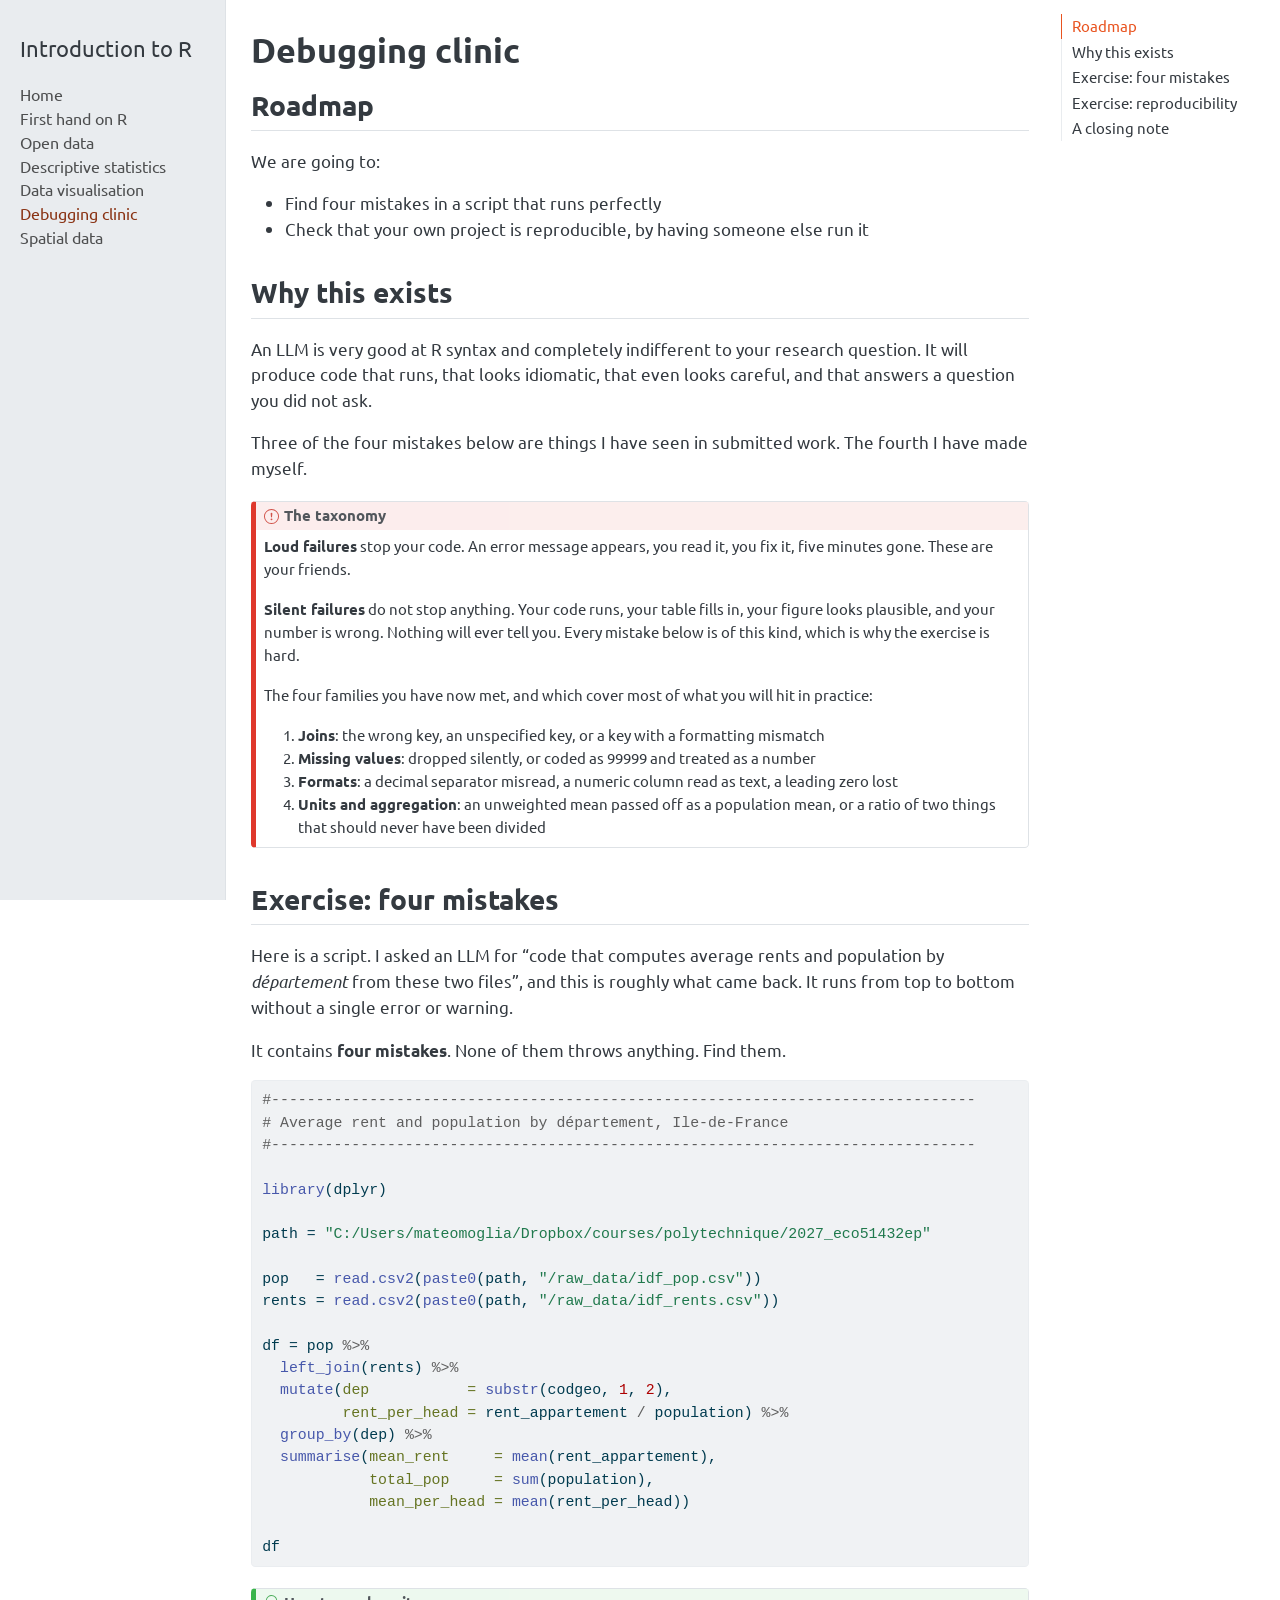
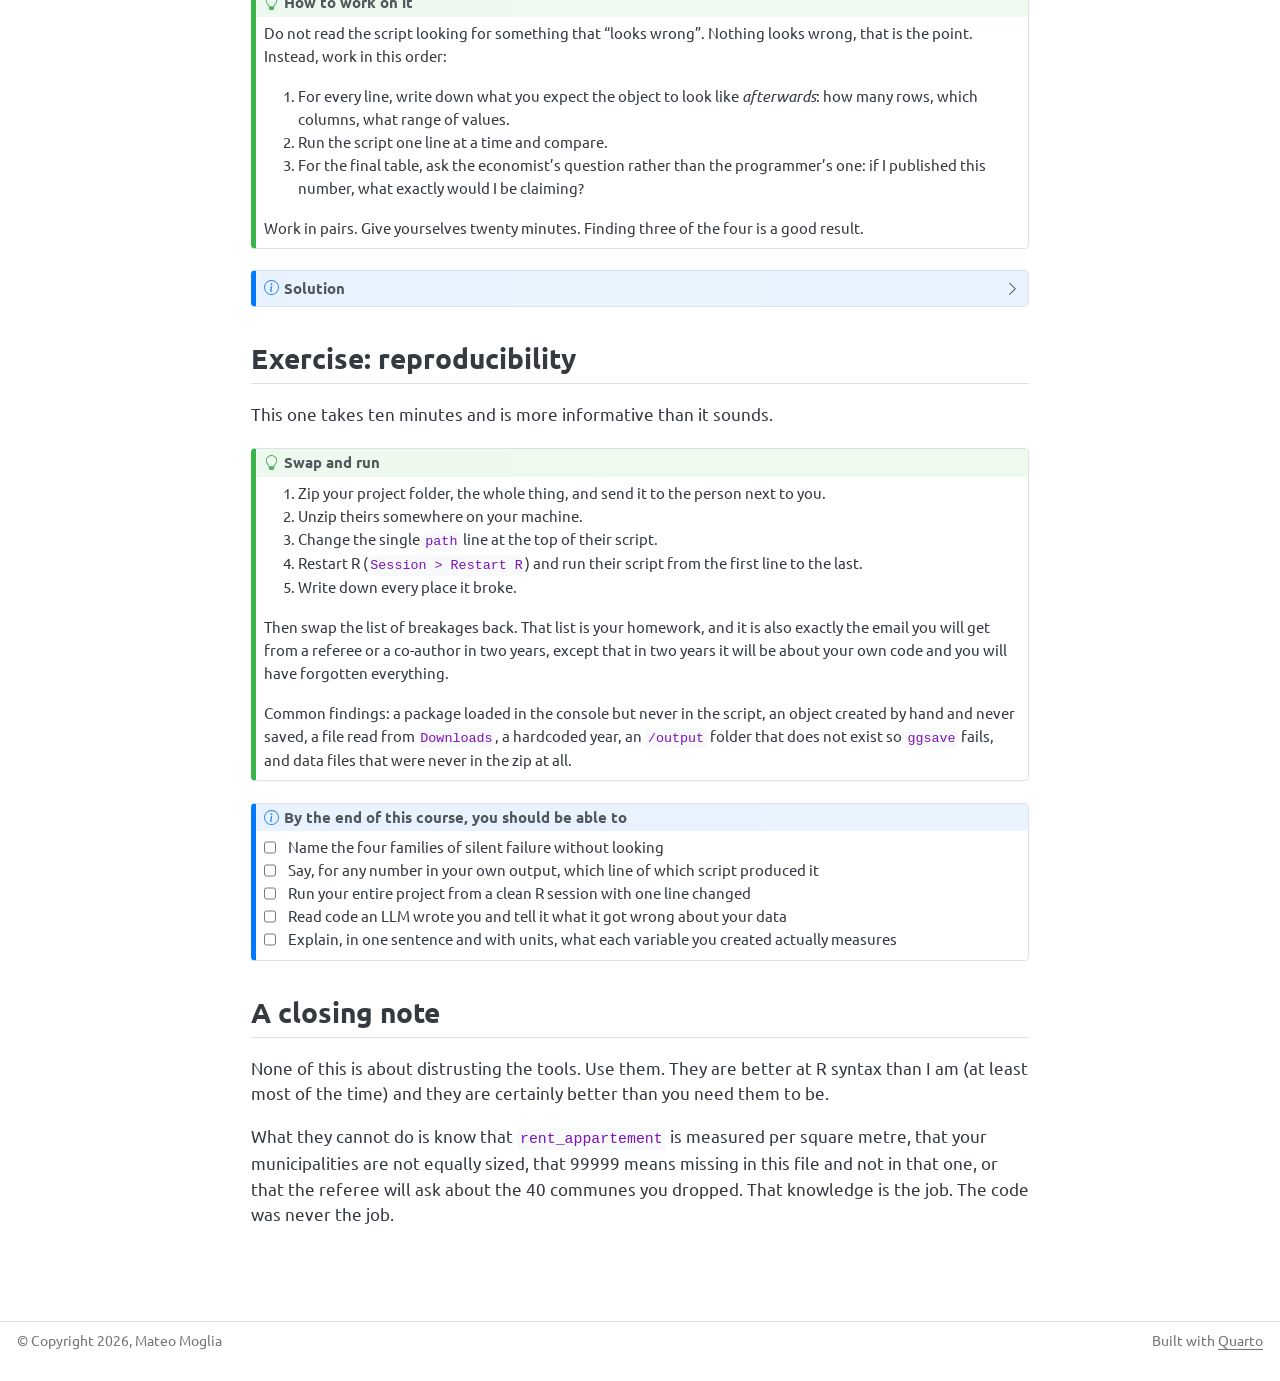
<file: part5_debug.html>
<!DOCTYPE html>
<html xmlns="http://www.w3.org/1999/xhtml" lang="en" xml:lang="en"><head>

<meta charset="utf-8">
<meta name="generator" content="quarto-1.6.40">

<meta name="viewport" content="width=device-width, initial-scale=1.0, user-scalable=yes">


<title>Debugging clinic – Introduction to R</title>
<style>
code{white-space: pre-wrap;}
span.smallcaps{font-variant: small-caps;}
div.columns{display: flex; gap: min(4vw, 1.5em);}
div.column{flex: auto; overflow-x: auto;}
div.hanging-indent{margin-left: 1.5em; text-indent: -1.5em;}
ul.task-list{list-style: none;}
ul.task-list li input[type="checkbox"] {
  width: 0.8em;
  margin: 0 0.8em 0.2em -1em; /* quarto-specific, see https://github.com/quarto-dev/quarto-cli/issues/4556 */ 
  vertical-align: middle;
}
/* CSS for syntax highlighting */
pre > code.sourceCode { white-space: pre; position: relative; }
pre > code.sourceCode > span { line-height: 1.25; }
pre > code.sourceCode > span:empty { height: 1.2em; }
.sourceCode { overflow: visible; }
code.sourceCode > span { color: inherit; text-decoration: inherit; }
div.sourceCode { margin: 1em 0; }
pre.sourceCode { margin: 0; }
@media screen {
div.sourceCode { overflow: auto; }
}
@media print {
pre > code.sourceCode { white-space: pre-wrap; }
pre > code.sourceCode > span { display: inline-block; text-indent: -5em; padding-left: 5em; }
}
pre.numberSource code
  { counter-reset: source-line 0; }
pre.numberSource code > span
  { position: relative; left: -4em; counter-increment: source-line; }
pre.numberSource code > span > a:first-child::before
  { content: counter(source-line);
    position: relative; left: -1em; text-align: right; vertical-align: baseline;
    border: none; display: inline-block;
    -webkit-touch-callout: none; -webkit-user-select: none;
    -khtml-user-select: none; -moz-user-select: none;
    -ms-user-select: none; user-select: none;
    padding: 0 4px; width: 4em;
  }
pre.numberSource { margin-left: 3em;  padding-left: 4px; }
div.sourceCode
  {   }
@media screen {
pre > code.sourceCode > span > a:first-child::before { text-decoration: underline; }
}
</style>


<script src="site_libs/quarto-nav/quarto-nav.js"></script>
<script src="site_libs/quarto-nav/headroom.min.js"></script>
<script src="site_libs/clipboard/clipboard.min.js"></script>
<script src="site_libs/quarto-search/autocomplete.umd.js"></script>
<script src="site_libs/quarto-search/fuse.min.js"></script>
<script src="site_libs/quarto-search/quarto-search.js"></script>
<meta name="quarto:offset" content="./">
<script src="site_libs/quarto-html/quarto.js"></script>
<script src="site_libs/quarto-html/popper.min.js"></script>
<script src="site_libs/quarto-html/tippy.umd.min.js"></script>
<script src="site_libs/quarto-html/anchor.min.js"></script>
<link href="site_libs/quarto-html/tippy.css" rel="stylesheet">
<link href="site_libs/quarto-html/quarto-syntax-highlighting-549806ee2085284f45b00abea8c6df48.css" rel="stylesheet" id="quarto-text-highlighting-styles">
<script src="site_libs/bootstrap/bootstrap.min.js"></script>
<link href="site_libs/bootstrap/bootstrap-icons.css" rel="stylesheet">
<link href="site_libs/bootstrap/bootstrap-94ab712f215f0f28cf75fcc61d4e0fd5.min.css" rel="stylesheet" append-hash="true" id="quarto-bootstrap" data-mode="light">
<script id="quarto-search-options" type="application/json">{
  "location": "sidebar",
  "copy-button": false,
  "collapse-after": 3,
  "panel-placement": "start",
  "type": "textbox",
  "limit": 50,
  "keyboard-shortcut": [
    "f",
    "/",
    "s"
  ],
  "show-item-context": false,
  "language": {
    "search-no-results-text": "No results",
    "search-matching-documents-text": "matching documents",
    "search-copy-link-title": "Copy link to search",
    "search-hide-matches-text": "Hide additional matches",
    "search-more-match-text": "more match in this document",
    "search-more-matches-text": "more matches in this document",
    "search-clear-button-title": "Clear",
    "search-text-placeholder": "",
    "search-detached-cancel-button-title": "Cancel",
    "search-submit-button-title": "Submit",
    "search-label": "Search"
  }
}</script>


</head>

<body class="nav-sidebar docked">

<div id="quarto-search-results"></div>
  <header id="quarto-header" class="headroom fixed-top">
  <nav class="quarto-secondary-nav">
    <div class="container-fluid d-flex">
      <button type="button" class="quarto-btn-toggle btn" data-bs-toggle="collapse" role="button" data-bs-target=".quarto-sidebar-collapse-item" aria-controls="quarto-sidebar" aria-expanded="false" aria-label="Toggle sidebar navigation" onclick="if (window.quartoToggleHeadroom) { window.quartoToggleHeadroom(); }">
        <i class="bi bi-layout-text-sidebar-reverse"></i>
      </button>
        <nav class="quarto-page-breadcrumbs" aria-label="breadcrumb"><ol class="breadcrumb"><li class="breadcrumb-item"><a href="./part5_debug.html">Debugging clinic</a></li></ol></nav>
        <a class="flex-grow-1" role="navigation" data-bs-toggle="collapse" data-bs-target=".quarto-sidebar-collapse-item" aria-controls="quarto-sidebar" aria-expanded="false" aria-label="Toggle sidebar navigation" onclick="if (window.quartoToggleHeadroom) { window.quartoToggleHeadroom(); }">      
        </a>
    </div>
  </nav>
</header>
<!-- content -->
<div id="quarto-content" class="quarto-container page-columns page-rows-contents page-layout-article">
<!-- sidebar -->
  <nav id="quarto-sidebar" class="sidebar collapse collapse-horizontal quarto-sidebar-collapse-item sidebar-navigation docked overflow-auto">
    <div class="pt-lg-2 mt-2 text-left sidebar-header">
    <div class="sidebar-title mb-0 py-0">
      <a href="./">Introduction to R</a> 
    </div>
      </div>
    <div class="sidebar-menu-container"> 
    <ul class="list-unstyled mt-1">
        <li class="sidebar-item">
  <div class="sidebar-item-container"> 
  <a href="./index.html" class="sidebar-item-text sidebar-link">
 <span class="menu-text">Home</span></a>
  </div>
</li>
        <li class="sidebar-item">
  <div class="sidebar-item-container"> 
  <a href="./part0_r.html" class="sidebar-item-text sidebar-link">
 <span class="menu-text">First hand on R</span></a>
  </div>
</li>
        <li class="sidebar-item">
  <div class="sidebar-item-container"> 
  <a href="./part1_data.html" class="sidebar-item-text sidebar-link">
 <span class="menu-text">Open data</span></a>
  </div>
</li>
        <li class="sidebar-item">
  <div class="sidebar-item-container"> 
  <a href="./part2_desc.html" class="sidebar-item-text sidebar-link">
 <span class="menu-text">Descriptive statistics</span></a>
  </div>
</li>
        <li class="sidebar-item">
  <div class="sidebar-item-container"> 
  <a href="./part3_viz.html" class="sidebar-item-text sidebar-link">
 <span class="menu-text">Data visualisation</span></a>
  </div>
</li>
        <li class="sidebar-item">
  <div class="sidebar-item-container"> 
  <a href="./part5_debug.html" class="sidebar-item-text sidebar-link active">
 <span class="menu-text">Debugging clinic</span></a>
  </div>
</li>
        <li class="sidebar-item">
  <div class="sidebar-item-container"> 
  <a href="./part4_spatial.html" class="sidebar-item-text sidebar-link">
 <span class="menu-text">Spatial data</span></a>
  </div>
</li>
    </ul>
    </div>
</nav>
<div id="quarto-sidebar-glass" class="quarto-sidebar-collapse-item" data-bs-toggle="collapse" data-bs-target=".quarto-sidebar-collapse-item"></div>
<!-- margin-sidebar -->
    <div id="quarto-margin-sidebar" class="sidebar margin-sidebar">
        <nav id="TOC" role="doc-toc" class="toc-active">
   
  <ul>
  <li><a href="#roadmap" id="toc-roadmap" class="nav-link active" data-scroll-target="#roadmap">Roadmap</a></li>
  <li><a href="#why-this-exists" id="toc-why-this-exists" class="nav-link" data-scroll-target="#why-this-exists">Why this exists</a></li>
  <li><a href="#exercise-four-mistakes" id="toc-exercise-four-mistakes" class="nav-link" data-scroll-target="#exercise-four-mistakes">Exercise: four mistakes</a></li>
  <li><a href="#exercise-reproducibility" id="toc-exercise-reproducibility" class="nav-link" data-scroll-target="#exercise-reproducibility">Exercise: reproducibility</a></li>
  <li><a href="#a-closing-note" id="toc-a-closing-note" class="nav-link" data-scroll-target="#a-closing-note">A closing note</a></li>
  </ul>
</nav>
    </div>
<!-- main -->
<main class="content" id="quarto-document-content">

<header id="title-block-header" class="quarto-title-block default">
<div class="quarto-title">
<h1 class="title">Debugging clinic</h1>
</div>



<div class="quarto-title-meta">

    
  
    
  </div>
  


</header>


<section id="roadmap" class="level2">
<h2 class="anchored" data-anchor-id="roadmap">Roadmap</h2>
<p>We are going to:</p>
<ul>
<li>Find four mistakes in a script that runs perfectly</li>
<li>Check that your own project is reproducible, by having someone else run it</li>
</ul>
</section>
<section id="why-this-exists" class="level2">
<h2 class="anchored" data-anchor-id="why-this-exists">Why this exists</h2>
<p>An LLM is very good at R syntax and completely indifferent to your research question. It will produce code that runs, that looks idiomatic, that even looks careful, and that answers a question you did not ask.</p>
<p>Three of the four mistakes below are things I have seen in submitted work. The fourth I have made myself.</p>
<div class="callout callout-style-default callout-important callout-titled">
<div class="callout-header d-flex align-content-center">
<div class="callout-icon-container">
<i class="callout-icon"></i>
</div>
<div class="callout-title-container flex-fill">
The taxonomy
</div>
</div>
<div class="callout-body-container callout-body">
<p><strong>Loud failures</strong> stop your code. An error message appears, you read it, you fix it, five minutes gone. These are your friends.</p>
<p><strong>Silent failures</strong> do not stop anything. Your code runs, your table fills in, your figure looks plausible, and your number is wrong. Nothing will ever tell you. Every mistake below is of this kind, which is why the exercise is hard.</p>
<p>The four families you have now met, and which cover most of what you will hit in practice:</p>
<ol type="1">
<li><strong>Joins</strong>: the wrong key, an unspecified key, or a key with a formatting mismatch</li>
<li><strong>Missing values</strong>: dropped silently, or coded as 99999 and treated as a number</li>
<li><strong>Formats</strong>: a decimal separator misread, a numeric column read as text, a leading zero lost</li>
<li><strong>Units and aggregation</strong>: an unweighted mean passed off as a population mean, or a ratio of two things that should never have been divided</li>
</ol>
</div>
</div>
</section>
<section id="exercise-four-mistakes" class="level2">
<h2 class="anchored" data-anchor-id="exercise-four-mistakes">Exercise: four mistakes</h2>
<p>Here is a script. I asked an LLM for “code that computes average rents and population by <em>département</em> from these two files”, and this is roughly what came back. It runs from top to bottom without a single error or warning.</p>
<p>It contains <strong>four mistakes</strong>. None of them throws anything. Find them.</p>
<div class="cell">
<div class="sourceCode cell-code" id="cb1"><pre class="sourceCode r code-with-copy"><code class="sourceCode r"><span id="cb1-1"><a href="#cb1-1" aria-hidden="true" tabindex="-1"></a><span class="co">#-------------------------------------------------------------------------------</span></span>
<span id="cb1-2"><a href="#cb1-2" aria-hidden="true" tabindex="-1"></a><span class="co"># Average rent and population by département, Ile-de-France</span></span>
<span id="cb1-3"><a href="#cb1-3" aria-hidden="true" tabindex="-1"></a><span class="co">#-------------------------------------------------------------------------------</span></span>
<span id="cb1-4"><a href="#cb1-4" aria-hidden="true" tabindex="-1"></a></span>
<span id="cb1-5"><a href="#cb1-5" aria-hidden="true" tabindex="-1"></a><span class="fu">library</span>(dplyr)</span>
<span id="cb1-6"><a href="#cb1-6" aria-hidden="true" tabindex="-1"></a></span>
<span id="cb1-7"><a href="#cb1-7" aria-hidden="true" tabindex="-1"></a>path <span class="ot">=</span> <span class="st">"C:/Users/mateomoglia/Dropbox/courses/polytechnique/2027_eco51432ep"</span></span>
<span id="cb1-8"><a href="#cb1-8" aria-hidden="true" tabindex="-1"></a></span>
<span id="cb1-9"><a href="#cb1-9" aria-hidden="true" tabindex="-1"></a>pop   <span class="ot">=</span> <span class="fu">read.csv2</span>(<span class="fu">paste0</span>(path, <span class="st">"/raw_data/idf_pop.csv"</span>))</span>
<span id="cb1-10"><a href="#cb1-10" aria-hidden="true" tabindex="-1"></a>rents <span class="ot">=</span> <span class="fu">read.csv2</span>(<span class="fu">paste0</span>(path, <span class="st">"/raw_data/idf_rents.csv"</span>))</span>
<span id="cb1-11"><a href="#cb1-11" aria-hidden="true" tabindex="-1"></a></span>
<span id="cb1-12"><a href="#cb1-12" aria-hidden="true" tabindex="-1"></a>df <span class="ot">=</span> pop <span class="sc">%&gt;%</span></span>
<span id="cb1-13"><a href="#cb1-13" aria-hidden="true" tabindex="-1"></a>  <span class="fu">left_join</span>(rents) <span class="sc">%&gt;%</span></span>
<span id="cb1-14"><a href="#cb1-14" aria-hidden="true" tabindex="-1"></a>  <span class="fu">mutate</span>(<span class="at">dep           =</span> <span class="fu">substr</span>(codgeo, <span class="dv">1</span>, <span class="dv">2</span>),</span>
<span id="cb1-15"><a href="#cb1-15" aria-hidden="true" tabindex="-1"></a>         <span class="at">rent_per_head =</span> rent_appartement <span class="sc">/</span> population) <span class="sc">%&gt;%</span></span>
<span id="cb1-16"><a href="#cb1-16" aria-hidden="true" tabindex="-1"></a>  <span class="fu">group_by</span>(dep) <span class="sc">%&gt;%</span></span>
<span id="cb1-17"><a href="#cb1-17" aria-hidden="true" tabindex="-1"></a>  <span class="fu">summarise</span>(<span class="at">mean_rent     =</span> <span class="fu">mean</span>(rent_appartement),</span>
<span id="cb1-18"><a href="#cb1-18" aria-hidden="true" tabindex="-1"></a>            <span class="at">total_pop     =</span> <span class="fu">sum</span>(population),</span>
<span id="cb1-19"><a href="#cb1-19" aria-hidden="true" tabindex="-1"></a>            <span class="at">mean_per_head =</span> <span class="fu">mean</span>(rent_per_head))</span>
<span id="cb1-20"><a href="#cb1-20" aria-hidden="true" tabindex="-1"></a></span>
<span id="cb1-21"><a href="#cb1-21" aria-hidden="true" tabindex="-1"></a>df</span></code><button title="Copy to Clipboard" class="code-copy-button"><i class="bi"></i></button></pre></div>
</div>
<div class="callout callout-style-default callout-tip callout-titled">
<div class="callout-header d-flex align-content-center">
<div class="callout-icon-container">
<i class="callout-icon"></i>
</div>
<div class="callout-title-container flex-fill">
How to work on it
</div>
</div>
<div class="callout-body-container callout-body">
<p>Do not read the script looking for something that “looks wrong”. Nothing looks wrong, that is the point. Instead, work in this order:</p>
<ol type="1">
<li>For every line, write down what you expect the object to look like <em>afterwards</em>: how many rows, which columns, what range of values.</li>
<li>Run the script one line at a time and compare.</li>
<li>For the final table, ask the economist’s question rather than the programmer’s one: if I published this number, what exactly would I be claiming?</li>
</ol>
<p>Work in pairs. Give yourselves twenty minutes. Finding three of the four is a good result.</p>
</div>
</div>
<div class="callout callout-style-default callout-note callout-titled">
<div class="callout-header d-flex align-content-center" data-bs-toggle="collapse" data-bs-target=".callout-3-contents" aria-controls="callout-3" aria-expanded="false" aria-label="Toggle callout">
<div class="callout-icon-container">
<i class="callout-icon"></i>
</div>
<div class="callout-title-container flex-fill">
Solution
</div>
<div class="callout-btn-toggle d-inline-block border-0 py-1 ps-1 pe-0 float-end"><i class="callout-toggle"></i></div>
</div>
<div id="callout-3" class="callout-3-contents callout-collapse collapse">
<div class="callout-body-container callout-body">
<p><strong>Mistake 1: the join has no key.</strong></p>
<div class="sourceCode" id="cb2"><pre class="sourceCode r code-with-copy"><code class="sourceCode r"><span id="cb2-1"><a href="#cb2-1" aria-hidden="true" tabindex="-1"></a><span class="fu">left_join</span>(rents)</span></code><button title="Copy to Clipboard" class="code-copy-button"><i class="bi"></i></button></pre></div>
<p><code>dplyr</code> guesses the key from every column the two tables share. It prints <code>Joining with by = join_by(codgeo)</code> and everyone ignores it. If both files also contain a <code>libelle</code> or a <code>year</code> column, you have silently joined on two keys, and every municipality whose label is spelled differently in the two files has disappeared. Nothing tells you.</p>
<div class="sourceCode" id="cb3"><pre class="sourceCode r code-with-copy"><code class="sourceCode r"><span id="cb3-1"><a href="#cb3-1" aria-hidden="true" tabindex="-1"></a><span class="fu">left_join</span>(rents, <span class="at">by =</span> <span class="st">"codgeo"</span>)</span></code><button title="Copy to Clipboard" class="code-copy-button"><i class="bi"></i></button></pre></div>
<p>Then check, always:</p>
<div class="sourceCode" id="cb4"><pre class="sourceCode r code-with-copy"><code class="sourceCode r"><span id="cb4-1"><a href="#cb4-1" aria-hidden="true" tabindex="-1"></a><span class="fu">nrow</span>(pop); <span class="fu">nrow</span>(df)</span>
<span id="cb4-2"><a href="#cb4-2" aria-hidden="true" tabindex="-1"></a>pop <span class="sc">%&gt;%</span> <span class="fu">anti_join</span>(rents, <span class="at">by =</span> <span class="st">"codgeo"</span>) <span class="sc">%&gt;%</span> <span class="fu">nrow</span>()</span></code><button title="Copy to Clipboard" class="code-copy-button"><i class="bi"></i></button></pre></div>
<p><strong>Mistake 2: no <code>na.rm</code>, or rather, no decision about missing values.</strong></p>
<p><code>mean(rent_appartement)</code> returns <code>NA</code> for any <em>département</em> containing a single municipality with a missing rent. That is the loud version, and it is the good outcome, because you notice.</p>
<p>The bad outcome is what most people do next, which is to add <code>na.rm = TRUE</code> because they wanted a number and now they have one. That silently redefines the statistic as “the average rent among municipalities that happen to report one”, which is a different object and probably a selected one, since small rural communes are the ones missing. The fix is not a keystroke, it is a decision you document:</p>
<div class="sourceCode" id="cb5"><pre class="sourceCode r code-with-copy"><code class="sourceCode r"><span id="cb5-1"><a href="#cb5-1" aria-hidden="true" tabindex="-1"></a><span class="fu">summarise</span>(<span class="at">mean_rent =</span> <span class="fu">mean</span>(rent_appartement, <span class="at">na.rm =</span> <span class="cn">TRUE</span>),</span>
<span id="cb5-2"><a href="#cb5-2" aria-hidden="true" tabindex="-1"></a>          <span class="at">n_missing =</span> <span class="fu">sum</span>(<span class="fu">is.na</span>(rent_appartement)))</span></code><button title="Copy to Clipboard" class="code-copy-button"><i class="bi"></i></button></pre></div>
<p>Report <code>n_missing</code> in the table. If it is 2 out of 500, fine. If it is 200 out of 500, you have a different paper.</p>
<p><strong>Mistake 3: an unweighted mean reported as a departmental average.</strong></p>
<p><code>mean(rent_appartement)</code> averages across municipalities, giving a village of 300 people the same weight as a commune of 90,000. The resulting number is the average rent <em>of the average municipality</em>, which is not the average rent <em>faced by the average resident</em>, and the two differ substantially in Ile-de-France, where population and rents are both concentrated.</p>
<p>Neither is wrong in the abstract. Reporting one under a label that means the other is wrong. If you want the population-weighted version:</p>
<div class="sourceCode" id="cb6"><pre class="sourceCode r code-with-copy"><code class="sourceCode r"><span id="cb6-1"><a href="#cb6-1" aria-hidden="true" tabindex="-1"></a><span class="fu">summarise</span>(<span class="at">mean_rent =</span> <span class="fu">weighted.mean</span>(rent_appartement, population, <span class="at">na.rm =</span> <span class="cn">TRUE</span>))</span></code><button title="Copy to Clipboard" class="code-copy-button"><i class="bi"></i></button></pre></div>
<p>This is the mistake an LLM will make every single time, because “average rent by département” is ambiguous in English and unambiguous only once you know what the row of your data represents. It cannot know that. You can.</p>
<p><strong>Mistake 4: <code>rent_per_head</code> is not a quantity.</strong></p>
<p><code>rent_appartement</code> is a rent per square metre, in euros. <code>population</code> is a headcount. Their ratio has units of euros per square metre per person, which corresponds to nothing in the world. It is not a rent burden, it is not an affordability index, it is not anything. The variable name makes it sound meaningful, and <code>mean_per_head</code> in the final table makes it look like a result.</p>
<p>This one throws nothing, plots beautifully, and would survive a referee who reads quickly. It is the reason this course exists: R will divide any two columns you point at, and only you know whether the result means anything.</p>
<p>If you want a rent burden, you need rent paid over income, which requires the income variable and a decision about dwelling size. That is a modelling choice, not a <code>mutate()</code>.</p>
<p><strong>Two more things the script does not do</strong>, which are not among the four but which you should have noticed:</p>
<ul>
<li>No <code>str()</code> after either import, so nobody has checked that <code>rent_appartement</code> is numeric and that <code>codgeo</code> is character. If <code>codgeo</code> was read as a number, <code>substr()</code> still works here because Ile-de-France <em>départements</em> start at 75, but the same code silently breaks on <code>01004</code>.</li>
<li>No <code>sessionInfo()</code> at the end, so in a year nobody will know which package versions produced this table.</li>
</ul>
</div>
</div>
</div>
</section>
<section id="exercise-reproducibility" class="level2">
<h2 class="anchored" data-anchor-id="exercise-reproducibility">Exercise: reproducibility</h2>
<p>This one takes ten minutes and is more informative than it sounds.</p>
<div class="callout callout-style-default callout-tip callout-titled">
<div class="callout-header d-flex align-content-center">
<div class="callout-icon-container">
<i class="callout-icon"></i>
</div>
<div class="callout-title-container flex-fill">
Swap and run
</div>
</div>
<div class="callout-body-container callout-body">
<ol type="1">
<li>Zip your project folder, the whole thing, and send it to the person next to you.</li>
<li>Unzip theirs somewhere on your machine.</li>
<li>Change the single <code>path</code> line at the top of their script.</li>
<li>Restart R (<code>Session &gt; Restart R</code>) and run their script from the first line to the last.</li>
<li>Write down every place it broke.</li>
</ol>
<p>Then swap the list of breakages back. That list is your homework, and it is also exactly the email you will get from a referee or a co-author in two years, except that in two years it will be about your own code and you will have forgotten everything.</p>
<p>Common findings: a package loaded in the console but never in the script, an object created by hand and never saved, a file read from <code>Downloads</code>, a hardcoded year, an <code>/output</code> folder that does not exist so <code>ggsave</code> fails, and data files that were never in the zip at all.</p>
</div>
</div>
<div class="callout callout-style-default callout-note callout-titled">
<div class="callout-header d-flex align-content-center">
<div class="callout-icon-container">
<i class="callout-icon"></i>
</div>
<div class="callout-title-container flex-fill">
By the end of this course, you should be able to
</div>
</div>
<div class="callout-body-container callout-body">
<ul class="task-list">
<li><label><input type="checkbox">Name the four families of silent failure without looking</label></li>
<li><label><input type="checkbox">Say, for any number in your own output, which line of which script produced it</label></li>
<li><label><input type="checkbox">Run your entire project from a clean R session with one line changed</label></li>
<li><label><input type="checkbox">Read code an LLM wrote you and tell it what it got wrong about your data</label></li>
<li><label><input type="checkbox">Explain, in one sentence and with units, what each variable you created actually measures</label></li>
</ul>
</div>
</div>
</section>
<section id="a-closing-note" class="level2">
<h2 class="anchored" data-anchor-id="a-closing-note">A closing note</h2>
<p>None of this is about distrusting the tools. Use them. They are better at R syntax than I am (at least most of the time) and they are certainly better than you need them to be.</p>
<p>What they cannot do is know that <code>rent_appartement</code> is measured per square metre, that your municipalities are not equally sized, that 99999 means missing in this file and not in that one, or that the referee will ask about the 40 communes you dropped. That knowledge is the job. The code was never the job.</p>


</section>

</main> <!-- /main -->
<script id="quarto-html-after-body" type="application/javascript">
window.document.addEventListener("DOMContentLoaded", function (event) {
  const toggleBodyColorMode = (bsSheetEl) => {
    const mode = bsSheetEl.getAttribute("data-mode");
    const bodyEl = window.document.querySelector("body");
    if (mode === "dark") {
      bodyEl.classList.add("quarto-dark");
      bodyEl.classList.remove("quarto-light");
    } else {
      bodyEl.classList.add("quarto-light");
      bodyEl.classList.remove("quarto-dark");
    }
  }
  const toggleBodyColorPrimary = () => {
    const bsSheetEl = window.document.querySelector("link#quarto-bootstrap");
    if (bsSheetEl) {
      toggleBodyColorMode(bsSheetEl);
    }
  }
  toggleBodyColorPrimary();  
  const icon = "";
  const anchorJS = new window.AnchorJS();
  anchorJS.options = {
    placement: 'right',
    icon: icon
  };
  anchorJS.add('.anchored');
  const isCodeAnnotation = (el) => {
    for (const clz of el.classList) {
      if (clz.startsWith('code-annotation-')) {                     
        return true;
      }
    }
    return false;
  }
  const onCopySuccess = function(e) {
    // button target
    const button = e.trigger;
    // don't keep focus
    button.blur();
    // flash "checked"
    button.classList.add('code-copy-button-checked');
    var currentTitle = button.getAttribute("title");
    button.setAttribute("title", "Copied!");
    let tooltip;
    if (window.bootstrap) {
      button.setAttribute("data-bs-toggle", "tooltip");
      button.setAttribute("data-bs-placement", "left");
      button.setAttribute("data-bs-title", "Copied!");
      tooltip = new bootstrap.Tooltip(button, 
        { trigger: "manual", 
          customClass: "code-copy-button-tooltip",
          offset: [0, -8]});
      tooltip.show();    
    }
    setTimeout(function() {
      if (tooltip) {
        tooltip.hide();
        button.removeAttribute("data-bs-title");
        button.removeAttribute("data-bs-toggle");
        button.removeAttribute("data-bs-placement");
      }
      button.setAttribute("title", currentTitle);
      button.classList.remove('code-copy-button-checked');
    }, 1000);
    // clear code selection
    e.clearSelection();
  }
  const getTextToCopy = function(trigger) {
      const codeEl = trigger.previousElementSibling.cloneNode(true);
      for (const childEl of codeEl.children) {
        if (isCodeAnnotation(childEl)) {
          childEl.remove();
        }
      }
      return codeEl.innerText;
  }
  const clipboard = new window.ClipboardJS('.code-copy-button:not([data-in-quarto-modal])', {
    text: getTextToCopy
  });
  clipboard.on('success', onCopySuccess);
  if (window.document.getElementById('quarto-embedded-source-code-modal')) {
    const clipboardModal = new window.ClipboardJS('.code-copy-button[data-in-quarto-modal]', {
      text: getTextToCopy,
      container: window.document.getElementById('quarto-embedded-source-code-modal')
    });
    clipboardModal.on('success', onCopySuccess);
  }
    var localhostRegex = new RegExp(/^(?:http|https):\/\/localhost\:?[0-9]*\//);
    var mailtoRegex = new RegExp(/^mailto:/);
      var filterRegex = new RegExp("https:\/\/mateomoglia\.github\.io\/2027_eco51432ep\/");
    var isInternal = (href) => {
        return filterRegex.test(href) || localhostRegex.test(href) || mailtoRegex.test(href);
    }
    // Inspect non-navigation links and adorn them if external
 	var links = window.document.querySelectorAll('a[href]:not(.nav-link):not(.navbar-brand):not(.toc-action):not(.sidebar-link):not(.sidebar-item-toggle):not(.pagination-link):not(.no-external):not([aria-hidden]):not(.dropdown-item):not(.quarto-navigation-tool):not(.about-link)');
    for (var i=0; i<links.length; i++) {
      const link = links[i];
      if (!isInternal(link.href)) {
        // undo the damage that might have been done by quarto-nav.js in the case of
        // links that we want to consider external
        if (link.dataset.originalHref !== undefined) {
          link.href = link.dataset.originalHref;
        }
      }
    }
  function tippyHover(el, contentFn, onTriggerFn, onUntriggerFn) {
    const config = {
      allowHTML: true,
      maxWidth: 500,
      delay: 100,
      arrow: false,
      appendTo: function(el) {
          return el.parentElement;
      },
      interactive: true,
      interactiveBorder: 10,
      theme: 'quarto',
      placement: 'bottom-start',
    };
    if (contentFn) {
      config.content = contentFn;
    }
    if (onTriggerFn) {
      config.onTrigger = onTriggerFn;
    }
    if (onUntriggerFn) {
      config.onUntrigger = onUntriggerFn;
    }
    window.tippy(el, config); 
  }
  const noterefs = window.document.querySelectorAll('a[role="doc-noteref"]');
  for (var i=0; i<noterefs.length; i++) {
    const ref = noterefs[i];
    tippyHover(ref, function() {
      // use id or data attribute instead here
      let href = ref.getAttribute('data-footnote-href') || ref.getAttribute('href');
      try { href = new URL(href).hash; } catch {}
      const id = href.replace(/^#\/?/, "");
      const note = window.document.getElementById(id);
      if (note) {
        return note.innerHTML;
      } else {
        return "";
      }
    });
  }
  const xrefs = window.document.querySelectorAll('a.quarto-xref');
  const processXRef = (id, note) => {
    // Strip column container classes
    const stripColumnClz = (el) => {
      el.classList.remove("page-full", "page-columns");
      if (el.children) {
        for (const child of el.children) {
          stripColumnClz(child);
        }
      }
    }
    stripColumnClz(note)
    if (id === null || id.startsWith('sec-')) {
      // Special case sections, only their first couple elements
      const container = document.createElement("div");
      if (note.children && note.children.length > 2) {
        container.appendChild(note.children[0].cloneNode(true));
        for (let i = 1; i < note.children.length; i++) {
          const child = note.children[i];
          if (child.tagName === "P" && child.innerText === "") {
            continue;
          } else {
            container.appendChild(child.cloneNode(true));
            break;
          }
        }
        if (window.Quarto?.typesetMath) {
          window.Quarto.typesetMath(container);
        }
        return container.innerHTML
      } else {
        if (window.Quarto?.typesetMath) {
          window.Quarto.typesetMath(note);
        }
        return note.innerHTML;
      }
    } else {
      // Remove any anchor links if they are present
      const anchorLink = note.querySelector('a.anchorjs-link');
      if (anchorLink) {
        anchorLink.remove();
      }
      if (window.Quarto?.typesetMath) {
        window.Quarto.typesetMath(note);
      }
      if (note.classList.contains("callout")) {
        return note.outerHTML;
      } else {
        return note.innerHTML;
      }
    }
  }
  for (var i=0; i<xrefs.length; i++) {
    const xref = xrefs[i];
    tippyHover(xref, undefined, function(instance) {
      instance.disable();
      let url = xref.getAttribute('href');
      let hash = undefined; 
      if (url.startsWith('#')) {
        hash = url;
      } else {
        try { hash = new URL(url).hash; } catch {}
      }
      if (hash) {
        const id = hash.replace(/^#\/?/, "");
        const note = window.document.getElementById(id);
        if (note !== null) {
          try {
            const html = processXRef(id, note.cloneNode(true));
            instance.setContent(html);
          } finally {
            instance.enable();
            instance.show();
          }
        } else {
          // See if we can fetch this
          fetch(url.split('#')[0])
          .then(res => res.text())
          .then(html => {
            const parser = new DOMParser();
            const htmlDoc = parser.parseFromString(html, "text/html");
            const note = htmlDoc.getElementById(id);
            if (note !== null) {
              const html = processXRef(id, note);
              instance.setContent(html);
            } 
          }).finally(() => {
            instance.enable();
            instance.show();
          });
        }
      } else {
        // See if we can fetch a full url (with no hash to target)
        // This is a special case and we should probably do some content thinning / targeting
        fetch(url)
        .then(res => res.text())
        .then(html => {
          const parser = new DOMParser();
          const htmlDoc = parser.parseFromString(html, "text/html");
          const note = htmlDoc.querySelector('main.content');
          if (note !== null) {
            // This should only happen for chapter cross references
            // (since there is no id in the URL)
            // remove the first header
            if (note.children.length > 0 && note.children[0].tagName === "HEADER") {
              note.children[0].remove();
            }
            const html = processXRef(null, note);
            instance.setContent(html);
          } 
        }).finally(() => {
          instance.enable();
          instance.show();
        });
      }
    }, function(instance) {
    });
  }
      let selectedAnnoteEl;
      const selectorForAnnotation = ( cell, annotation) => {
        let cellAttr = 'data-code-cell="' + cell + '"';
        let lineAttr = 'data-code-annotation="' +  annotation + '"';
        const selector = 'span[' + cellAttr + '][' + lineAttr + ']';
        return selector;
      }
      const selectCodeLines = (annoteEl) => {
        const doc = window.document;
        const targetCell = annoteEl.getAttribute("data-target-cell");
        const targetAnnotation = annoteEl.getAttribute("data-target-annotation");
        const annoteSpan = window.document.querySelector(selectorForAnnotation(targetCell, targetAnnotation));
        const lines = annoteSpan.getAttribute("data-code-lines").split(",");
        const lineIds = lines.map((line) => {
          return targetCell + "-" + line;
        })
        let top = null;
        let height = null;
        let parent = null;
        if (lineIds.length > 0) {
            //compute the position of the single el (top and bottom and make a div)
            const el = window.document.getElementById(lineIds[0]);
            top = el.offsetTop;
            height = el.offsetHeight;
            parent = el.parentElement.parentElement;
          if (lineIds.length > 1) {
            const lastEl = window.document.getElementById(lineIds[lineIds.length - 1]);
            const bottom = lastEl.offsetTop + lastEl.offsetHeight;
            height = bottom - top;
          }
          if (top !== null && height !== null && parent !== null) {
            // cook up a div (if necessary) and position it 
            let div = window.document.getElementById("code-annotation-line-highlight");
            if (div === null) {
              div = window.document.createElement("div");
              div.setAttribute("id", "code-annotation-line-highlight");
              div.style.position = 'absolute';
              parent.appendChild(div);
            }
            div.style.top = top - 2 + "px";
            div.style.height = height + 4 + "px";
            div.style.left = 0;
            let gutterDiv = window.document.getElementById("code-annotation-line-highlight-gutter");
            if (gutterDiv === null) {
              gutterDiv = window.document.createElement("div");
              gutterDiv.setAttribute("id", "code-annotation-line-highlight-gutter");
              gutterDiv.style.position = 'absolute';
              const codeCell = window.document.getElementById(targetCell);
              const gutter = codeCell.querySelector('.code-annotation-gutter');
              gutter.appendChild(gutterDiv);
            }
            gutterDiv.style.top = top - 2 + "px";
            gutterDiv.style.height = height + 4 + "px";
          }
          selectedAnnoteEl = annoteEl;
        }
      };
      const unselectCodeLines = () => {
        const elementsIds = ["code-annotation-line-highlight", "code-annotation-line-highlight-gutter"];
        elementsIds.forEach((elId) => {
          const div = window.document.getElementById(elId);
          if (div) {
            div.remove();
          }
        });
        selectedAnnoteEl = undefined;
      };
        // Handle positioning of the toggle
    window.addEventListener(
      "resize",
      throttle(() => {
        elRect = undefined;
        if (selectedAnnoteEl) {
          selectCodeLines(selectedAnnoteEl);
        }
      }, 10)
    );
    function throttle(fn, ms) {
    let throttle = false;
    let timer;
      return (...args) => {
        if(!throttle) { // first call gets through
            fn.apply(this, args);
            throttle = true;
        } else { // all the others get throttled
            if(timer) clearTimeout(timer); // cancel #2
            timer = setTimeout(() => {
              fn.apply(this, args);
              timer = throttle = false;
            }, ms);
        }
      };
    }
      // Attach click handler to the DT
      const annoteDls = window.document.querySelectorAll('dt[data-target-cell]');
      for (const annoteDlNode of annoteDls) {
        annoteDlNode.addEventListener('click', (event) => {
          const clickedEl = event.target;
          if (clickedEl !== selectedAnnoteEl) {
            unselectCodeLines();
            const activeEl = window.document.querySelector('dt[data-target-cell].code-annotation-active');
            if (activeEl) {
              activeEl.classList.remove('code-annotation-active');
            }
            selectCodeLines(clickedEl);
            clickedEl.classList.add('code-annotation-active');
          } else {
            // Unselect the line
            unselectCodeLines();
            clickedEl.classList.remove('code-annotation-active');
          }
        });
      }
  const findCites = (el) => {
    const parentEl = el.parentElement;
    if (parentEl) {
      const cites = parentEl.dataset.cites;
      if (cites) {
        return {
          el,
          cites: cites.split(' ')
        };
      } else {
        return findCites(el.parentElement)
      }
    } else {
      return undefined;
    }
  };
  var bibliorefs = window.document.querySelectorAll('a[role="doc-biblioref"]');
  for (var i=0; i<bibliorefs.length; i++) {
    const ref = bibliorefs[i];
    const citeInfo = findCites(ref);
    if (citeInfo) {
      tippyHover(citeInfo.el, function() {
        var popup = window.document.createElement('div');
        citeInfo.cites.forEach(function(cite) {
          var citeDiv = window.document.createElement('div');
          citeDiv.classList.add('hanging-indent');
          citeDiv.classList.add('csl-entry');
          var biblioDiv = window.document.getElementById('ref-' + cite);
          if (biblioDiv) {
            citeDiv.innerHTML = biblioDiv.innerHTML;
          }
          popup.appendChild(citeDiv);
        });
        return popup.innerHTML;
      });
    }
  }
});
</script>
</div> <!-- /content -->
<footer class="footer">
  <div class="nav-footer">
    <div class="nav-footer-left">
<p>© Copyright 2026, Mateo Moglia</p>
</div>   
    <div class="nav-footer-center">
      &nbsp;
    </div>
    <div class="nav-footer-right">
<p>Built with <a href="https://quarto.org/">Quarto</a></p>
</div>
  </div>
</footer>




</body></html>
</file>
<file: site_libs/quarto-html/tippy.css>
.tippy-box[data-animation=fade][data-state=hidden]{opacity:0}[data-tippy-root]{max-width:calc(100vw - 10px)}.tippy-box{position:relative;background-color:#333;color:#fff;border-radius:4px;font-size:14px;line-height:1.4;white-space:normal;outline:0;transition-property:transform,visibility,opacity}.tippy-box[data-placement^=top]>.tippy-arrow{bottom:0}.tippy-box[data-placement^=top]>.tippy-arrow:before{bottom:-7px;left:0;border-width:8px 8px 0;border-top-color:initial;transform-origin:center top}.tippy-box[data-placement^=bottom]>.tippy-arrow{top:0}.tippy-box[data-placement^=bottom]>.tippy-arrow:before{top:-7px;left:0;border-width:0 8px 8px;border-bottom-color:initial;transform-origin:center bottom}.tippy-box[data-placement^=left]>.tippy-arrow{right:0}.tippy-box[data-placement^=left]>.tippy-arrow:before{border-width:8px 0 8px 8px;border-left-color:initial;right:-7px;transform-origin:center left}.tippy-box[data-placement^=right]>.tippy-arrow{left:0}.tippy-box[data-placement^=right]>.tippy-arrow:before{left:-7px;border-width:8px 8px 8px 0;border-right-color:initial;transform-origin:center right}.tippy-box[data-inertia][data-state=visible]{transition-timing-function:cubic-bezier(.54,1.5,.38,1.11)}.tippy-arrow{width:16px;height:16px;color:#333}.tippy-arrow:before{content:"";position:absolute;border-color:transparent;border-style:solid}.tippy-content{position:relative;padding:5px 9px;z-index:1}
</file>
<file: site_libs/quarto-html/quarto-syntax-highlighting-549806ee2085284f45b00abea8c6df48.css>
/* quarto syntax highlight colors */
:root {
  --quarto-hl-ot-color: #003B4F;
  --quarto-hl-at-color: #657422;
  --quarto-hl-ss-color: #20794D;
  --quarto-hl-an-color: #5E5E5E;
  --quarto-hl-fu-color: #4758AB;
  --quarto-hl-st-color: #20794D;
  --quarto-hl-cf-color: #003B4F;
  --quarto-hl-op-color: #5E5E5E;
  --quarto-hl-er-color: #AD0000;
  --quarto-hl-bn-color: #AD0000;
  --quarto-hl-al-color: #AD0000;
  --quarto-hl-va-color: #111111;
  --quarto-hl-bu-color: inherit;
  --quarto-hl-ex-color: inherit;
  --quarto-hl-pp-color: #AD0000;
  --quarto-hl-in-color: #5E5E5E;
  --quarto-hl-vs-color: #20794D;
  --quarto-hl-wa-color: #5E5E5E;
  --quarto-hl-do-color: #5E5E5E;
  --quarto-hl-im-color: #00769E;
  --quarto-hl-ch-color: #20794D;
  --quarto-hl-dt-color: #AD0000;
  --quarto-hl-fl-color: #AD0000;
  --quarto-hl-co-color: #5E5E5E;
  --quarto-hl-cv-color: #5E5E5E;
  --quarto-hl-cn-color: #8f5902;
  --quarto-hl-sc-color: #5E5E5E;
  --quarto-hl-dv-color: #AD0000;
  --quarto-hl-kw-color: #003B4F;
}

/* other quarto variables */
:root {
  --quarto-font-monospace: SFMono-Regular, Menlo, Monaco, Consolas, "Liberation Mono", "Courier New", monospace;
}

pre > code.sourceCode > span {
  color: #003B4F;
}

code span {
  color: #003B4F;
}

code.sourceCode > span {
  color: #003B4F;
}

div.sourceCode,
div.sourceCode pre.sourceCode {
  color: #003B4F;
}

code span.ot {
  color: #003B4F;
  font-style: inherit;
}

code span.at {
  color: #657422;
  font-style: inherit;
}

code span.ss {
  color: #20794D;
  font-style: inherit;
}

code span.an {
  color: #5E5E5E;
  font-style: inherit;
}

code span.fu {
  color: #4758AB;
  font-style: inherit;
}

code span.st {
  color: #20794D;
  font-style: inherit;
}

code span.cf {
  color: #003B4F;
  font-weight: bold;
  font-style: inherit;
}

code span.op {
  color: #5E5E5E;
  font-style: inherit;
}

code span.er {
  color: #AD0000;
  font-style: inherit;
}

code span.bn {
  color: #AD0000;
  font-style: inherit;
}

code span.al {
  color: #AD0000;
  font-style: inherit;
}

code span.va {
  color: #111111;
  font-style: inherit;
}

code span.bu {
  font-style: inherit;
}

code span.ex {
  font-style: inherit;
}

code span.pp {
  color: #AD0000;
  font-style: inherit;
}

code span.in {
  color: #5E5E5E;
  font-style: inherit;
}

code span.vs {
  color: #20794D;
  font-style: inherit;
}

code span.wa {
  color: #5E5E5E;
  font-style: italic;
}

code span.do {
  color: #5E5E5E;
  font-style: italic;
}

code span.im {
  color: #00769E;
  font-style: inherit;
}

code span.ch {
  color: #20794D;
  font-style: inherit;
}

code span.dt {
  color: #AD0000;
  font-style: inherit;
}

code span.fl {
  color: #AD0000;
  font-style: inherit;
}

code span.co {
  color: #5E5E5E;
  font-style: inherit;
}

code span.cv {
  color: #5E5E5E;
  font-style: italic;
}

code span.cn {
  color: #8f5902;
  font-style: inherit;
}

code span.sc {
  color: #5E5E5E;
  font-style: inherit;
}

code span.dv {
  color: #AD0000;
  font-style: inherit;
}

code span.kw {
  color: #003B4F;
  font-weight: bold;
  font-style: inherit;
}

.prevent-inlining {
  content: "</";
}

/*# sourceMappingURL=ae99138f4fbc2fb4c9f5e5cd69c22459.css.map */
</file>
